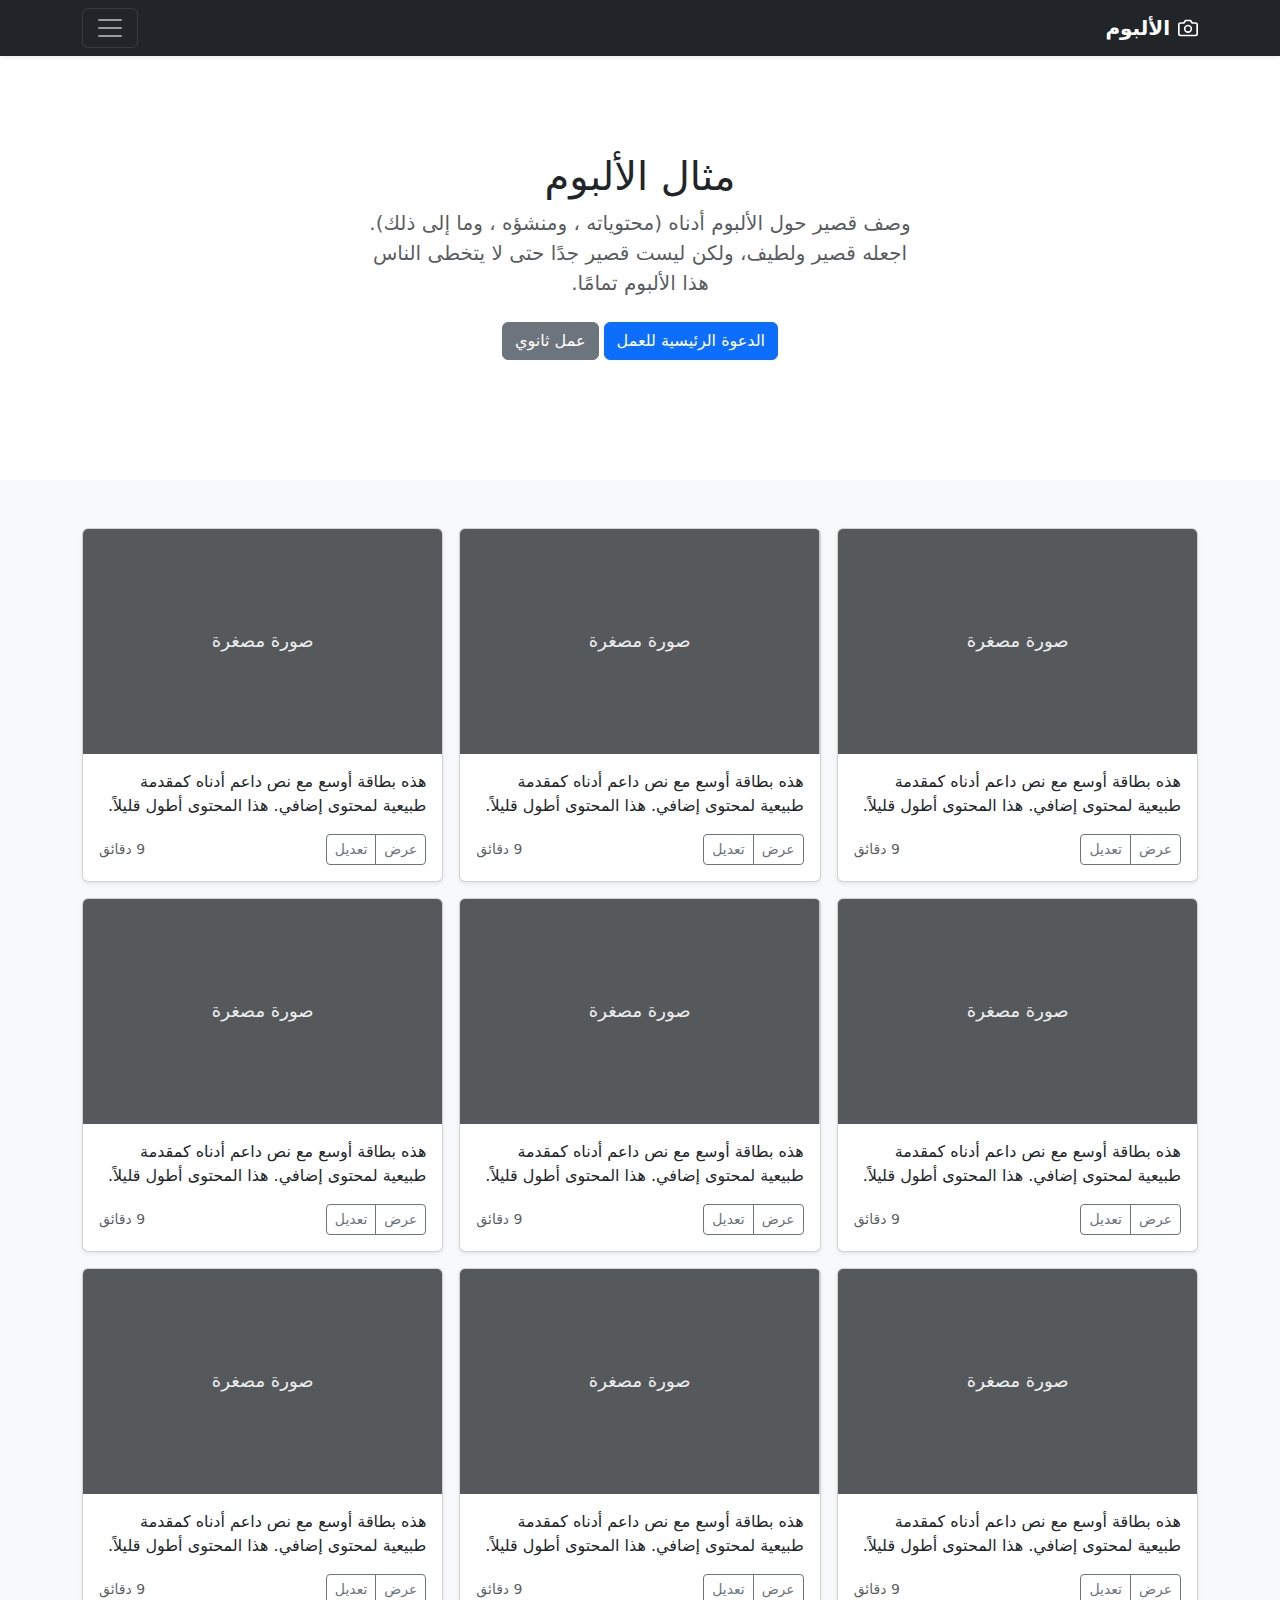
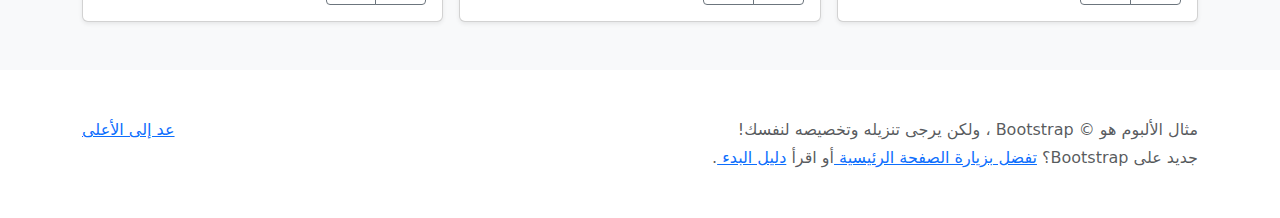
<file: Bootstrap Files/bootstrap-5.2.0-beta1-examples/bootstrap-5.2.0-beta1-examples/album-rtl/index.html>
<!doctype html>
<html lang="ar" dir="rtl">
  <head>
    <meta charset="utf-8">
    <meta name="viewport" content="width=device-width, initial-scale=1">
    <meta name="description" content="">
    <meta name="author" content="Mark Otto, Jacob Thornton, and Bootstrap contributors">
    <meta name="generator" content="Hugo 0.98.0">
    <title>مثال الألبوم · Bootstrap v5.2</title>

    <link rel="canonical" href="https://getbootstrap.com/docs/5.2/examples/album-rtl/">

    

    

<link href="../assets/dist/css/bootstrap.rtl.min.css" rel="stylesheet">

    <style>
      .bd-placeholder-img {
        font-size: 1.125rem;
        text-anchor: middle;
        -webkit-user-select: none;
        -moz-user-select: none;
        user-select: none;
      }

      @media (min-width: 768px) {
        .bd-placeholder-img-lg {
          font-size: 3.5rem;
        }
      }

      .b-example-divider {
        height: 3rem;
        background-color: rgba(0, 0, 0, .1);
        border: solid rgba(0, 0, 0, .15);
        border-width: 1px 0;
        box-shadow: inset 0 .5em 1.5em rgba(0, 0, 0, .1), inset 0 .125em .5em rgba(0, 0, 0, .15);
      }

      .b-example-vr {
        flex-shrink: 0;
        width: 1.5rem;
        height: 100vh;
      }

      .bi {
        vertical-align: -.125em;
        fill: currentColor;
      }

      .nav-scroller {
        position: relative;
        z-index: 2;
        height: 2.75rem;
        overflow-y: hidden;
      }

      .nav-scroller .nav {
        display: flex;
        flex-wrap: nowrap;
        padding-bottom: 1rem;
        margin-top: -1px;
        overflow-x: auto;
        text-align: center;
        white-space: nowrap;
        -webkit-overflow-scrolling: touch;
      }
    </style>

    
  </head>
  <body>
    
<header>
  <div class="collapse bg-dark" id="navbarHeader">
    <div class="container">
      <div class="row">
        <div class="col-sm-8 col-md-7 py-4">
          <h4 class="text-white">حول</h4>
          <p class="text-muted">أضف بعض المعلومات حول الألبوم، المؤلف، أو أي سياق خلفية آخر. اجعلها بضع جمل حتى يتمكن الزوار من التقاط بعض التلميحات المفيدة. ثم اربطها ببعض مواقع التواصل الاجتماعي أو معلومات الاتصال.</p>
        </div>
        <div class="col-sm-4 offset-md-1 py-4">
          <h4 class="text-white">تواصل معي</h4>
          <ul class="list-unstyled">
            <li><a href="#" class="text-white">تابعني على تويتر</a></li>
            <li><a href="#" class="text-white">شاركني الإعجاب في فيسبوك</a></li>
            <li><a href="#" class="text-white">راسلني على البريد الإلكتروني</a></li>
          </ul>
        </div>
      </div>
    </div>
  </div>
  <div class="navbar navbar-dark bg-dark shadow-sm">
    <div class="container">
      <a href="#" class="navbar-brand d-flex align-items-center">
        <svg xmlns="http://www.w3.org/2000/svg" width="20" height="20" fill="none" stroke="currentColor" stroke-linecap="round" stroke-linejoin="round" stroke-width="2" aria-hidden="true" class="me-2" viewBox="0 0 24 24"><path d="M23 19a2 2 0 0 1-2 2H3a2 2 0 0 1-2-2V8a2 2 0 0 1 2-2h4l2-3h6l2 3h4a2 2 0 0 1 2 2z"/><circle cx="12" cy="13" r="4"/></svg>
        <strong>الألبوم</strong>
      </a>
      <button class="navbar-toggler" type="button" data-bs-toggle="collapse" data-bs-target="#navbarHeader" aria-controls="navbarHeader" aria-expanded="false" aria-label="تبديل التنقل">
        <span class="navbar-toggler-icon"></span>
      </button>
    </div>
  </div>
</header>

<main>

  <section class="py-5 text-center container">
    <div class="row py-lg-5">
      <div class="col-lg-6 col-md-8 mx-auto">
        <h1 class="fw-light">مثال الألبوم</h1>
        <p class="lead text-muted">وصف قصير حول الألبوم أدناه (محتوياته ، ومنشؤه ، وما إلى ذلك). اجعله قصير ولطيف، ولكن ليست قصير جدًا حتى لا يتخطى الناس هذا الألبوم تمامًا.</p>
        <p>
          <a href="#" class="btn btn-primary my-2">الدعوة الرئيسية للعمل</a>
          <a href="#" class="btn btn-secondary my-2">عمل ثانوي</a>
        </p>
      </div>
    </div>
  </section>

  <div class="album py-5 bg-light">
    <div class="container">

      <div class="row row-cols-1 row-cols-sm-2 row-cols-md-3 g-3">
        <div class="col">
          <div class="card shadow-sm">
            <svg class="bd-placeholder-img card-img-top" width="100%" height="225" xmlns="http://www.w3.org/2000/svg" role="img" aria-label="Placeholder: صورة مصغرة" preserveAspectRatio="xMidYMid slice" focusable="false"><title>Placeholder</title><rect width="100%" height="100%" fill="#55595c"/><text x="50%" y="50%" fill="#eceeef" dy=".3em">صورة مصغرة</text></svg>

            <div class="card-body">
              <p class="card-text">هذه بطاقة أوسع مع نص داعم أدناه كمقدمة طبيعية لمحتوى إضافي. هذا المحتوى أطول قليلاً.</p>
              <div class="d-flex justify-content-between align-items-center">
                <div class="btn-group">
                  <button type="button" class="btn btn-sm btn-outline-secondary">عرض</button>
                  <button type="button" class="btn btn-sm btn-outline-secondary">تعديل</button>
                </div>
                <small class="text-muted">9 دقائق</small>
              </div>
            </div>
          </div>
        </div>
        <div class="col">
          <div class="card shadow-sm">
            <svg class="bd-placeholder-img card-img-top" width="100%" height="225" xmlns="http://www.w3.org/2000/svg" role="img" aria-label="Placeholder: صورة مصغرة" preserveAspectRatio="xMidYMid slice" focusable="false"><title>Placeholder</title><rect width="100%" height="100%" fill="#55595c"/><text x="50%" y="50%" fill="#eceeef" dy=".3em">صورة مصغرة</text></svg>

            <div class="card-body">
              <p class="card-text">هذه بطاقة أوسع مع نص داعم أدناه كمقدمة طبيعية لمحتوى إضافي. هذا المحتوى أطول قليلاً.</p>
              <div class="d-flex justify-content-between align-items-center">
                <div class="btn-group">
                  <button type="button" class="btn btn-sm btn-outline-secondary">عرض</button>
                  <button type="button" class="btn btn-sm btn-outline-secondary">تعديل</button>
                </div>
                <small class="text-muted">9 دقائق</small>
              </div>
            </div>
          </div>
        </div>
        <div class="col">
          <div class="card shadow-sm">
            <svg class="bd-placeholder-img card-img-top" width="100%" height="225" xmlns="http://www.w3.org/2000/svg" role="img" aria-label="Placeholder: صورة مصغرة" preserveAspectRatio="xMidYMid slice" focusable="false"><title>Placeholder</title><rect width="100%" height="100%" fill="#55595c"/><text x="50%" y="50%" fill="#eceeef" dy=".3em">صورة مصغرة</text></svg>

            <div class="card-body">
              <p class="card-text">هذه بطاقة أوسع مع نص داعم أدناه كمقدمة طبيعية لمحتوى إضافي. هذا المحتوى أطول قليلاً.</p>
              <div class="d-flex justify-content-between align-items-center">
                <div class="btn-group">
                  <button type="button" class="btn btn-sm btn-outline-secondary">عرض</button>
                  <button type="button" class="btn btn-sm btn-outline-secondary">تعديل</button>
                </div>
                <small class="text-muted">9 دقائق</small>
              </div>
            </div>
          </div>
        </div>

        <div class="col">
          <div class="card shadow-sm">
            <svg class="bd-placeholder-img card-img-top" width="100%" height="225" xmlns="http://www.w3.org/2000/svg" role="img" aria-label="Placeholder: صورة مصغرة" preserveAspectRatio="xMidYMid slice" focusable="false"><title>Placeholder</title><rect width="100%" height="100%" fill="#55595c"/><text x="50%" y="50%" fill="#eceeef" dy=".3em">صورة مصغرة</text></svg>

            <div class="card-body">
              <p class="card-text">هذه بطاقة أوسع مع نص داعم أدناه كمقدمة طبيعية لمحتوى إضافي. هذا المحتوى أطول قليلاً.</p>
              <div class="d-flex justify-content-between align-items-center">
                <div class="btn-group">
                  <button type="button" class="btn btn-sm btn-outline-secondary">عرض</button>
                  <button type="button" class="btn btn-sm btn-outline-secondary">تعديل</button>
                </div>
                <small class="text-muted">9 دقائق</small>
              </div>
            </div>
          </div>
        </div>
        <div class="col">
          <div class="card shadow-sm">
            <svg class="bd-placeholder-img card-img-top" width="100%" height="225" xmlns="http://www.w3.org/2000/svg" role="img" aria-label="Placeholder: صورة مصغرة" preserveAspectRatio="xMidYMid slice" focusable="false"><title>Placeholder</title><rect width="100%" height="100%" fill="#55595c"/><text x="50%" y="50%" fill="#eceeef" dy=".3em">صورة مصغرة</text></svg>

            <div class="card-body">
              <p class="card-text">هذه بطاقة أوسع مع نص داعم أدناه كمقدمة طبيعية لمحتوى إضافي. هذا المحتوى أطول قليلاً.</p>
              <div class="d-flex justify-content-between align-items-center">
                <div class="btn-group">
                  <button type="button" class="btn btn-sm btn-outline-secondary">عرض</button>
                  <button type="button" class="btn btn-sm btn-outline-secondary">تعديل</button>
                </div>
                <small class="text-muted">9 دقائق</small>
              </div>
            </div>
          </div>
        </div>
        <div class="col">
          <div class="card shadow-sm">
            <svg class="bd-placeholder-img card-img-top" width="100%" height="225" xmlns="http://www.w3.org/2000/svg" role="img" aria-label="Placeholder: صورة مصغرة" preserveAspectRatio="xMidYMid slice" focusable="false"><title>Placeholder</title><rect width="100%" height="100%" fill="#55595c"/><text x="50%" y="50%" fill="#eceeef" dy=".3em">صورة مصغرة</text></svg>

            <div class="card-body">
              <p class="card-text">هذه بطاقة أوسع مع نص داعم أدناه كمقدمة طبيعية لمحتوى إضافي. هذا المحتوى أطول قليلاً.</p>
              <div class="d-flex justify-content-between align-items-center">
                <div class="btn-group">
                  <button type="button" class="btn btn-sm btn-outline-secondary">عرض</button>
                  <button type="button" class="btn btn-sm btn-outline-secondary">تعديل</button>
                </div>
                <small class="text-muted">9 دقائق</small>
              </div>
            </div>
          </div>
        </div>

        <div class="col">
          <div class="card shadow-sm">
            <svg class="bd-placeholder-img card-img-top" width="100%" height="225" xmlns="http://www.w3.org/2000/svg" role="img" aria-label="Placeholder: صورة مصغرة" preserveAspectRatio="xMidYMid slice" focusable="false"><title>Placeholder</title><rect width="100%" height="100%" fill="#55595c"/><text x="50%" y="50%" fill="#eceeef" dy=".3em">صورة مصغرة</text></svg>

            <div class="card-body">
              <p class="card-text">هذه بطاقة أوسع مع نص داعم أدناه كمقدمة طبيعية لمحتوى إضافي. هذا المحتوى أطول قليلاً.</p>
              <div class="d-flex justify-content-between align-items-center">
                <div class="btn-group">
                  <button type="button" class="btn btn-sm btn-outline-secondary">عرض</button>
                  <button type="button" class="btn btn-sm btn-outline-secondary">تعديل</button>
                </div>
                <small class="text-muted">9 دقائق</small>
              </div>
            </div>
          </div>
        </div>
        <div class="col">
          <div class="card shadow-sm">
            <svg class="bd-placeholder-img card-img-top" width="100%" height="225" xmlns="http://www.w3.org/2000/svg" role="img" aria-label="Placeholder: صورة مصغرة" preserveAspectRatio="xMidYMid slice" focusable="false"><title>Placeholder</title><rect width="100%" height="100%" fill="#55595c"/><text x="50%" y="50%" fill="#eceeef" dy=".3em">صورة مصغرة</text></svg>

            <div class="card-body">
              <p class="card-text">هذه بطاقة أوسع مع نص داعم أدناه كمقدمة طبيعية لمحتوى إضافي. هذا المحتوى أطول قليلاً.</p>
              <div class="d-flex justify-content-between align-items-center">
                <div class="btn-group">
                  <button type="button" class="btn btn-sm btn-outline-secondary">عرض</button>
                  <button type="button" class="btn btn-sm btn-outline-secondary">تعديل</button>
                </div>
                <small class="text-muted">9 دقائق</small>
              </div>
            </div>
          </div>
        </div>
        <div class="col">
          <div class="card shadow-sm">
            <svg class="bd-placeholder-img card-img-top" width="100%" height="225" xmlns="http://www.w3.org/2000/svg" role="img" aria-label="Placeholder: صورة مصغرة" preserveAspectRatio="xMidYMid slice" focusable="false"><title>Placeholder</title><rect width="100%" height="100%" fill="#55595c"/><text x="50%" y="50%" fill="#eceeef" dy=".3em">صورة مصغرة</text></svg>

            <div class="card-body">
              <p class="card-text">هذه بطاقة أوسع مع نص داعم أدناه كمقدمة طبيعية لمحتوى إضافي. هذا المحتوى أطول قليلاً.</p>
              <div class="d-flex justify-content-between align-items-center">
                <div class="btn-group">
                  <button type="button" class="btn btn-sm btn-outline-secondary">عرض</button>
                  <button type="button" class="btn btn-sm btn-outline-secondary">تعديل</button>
                </div>
                <small class="text-muted">9 دقائق</small>
              </div>
            </div>
          </div>
        </div>
      </div>
    </div>
  </div>

</main>

<footer class="text-muted py-5">
  <div class="container">
    <p class="float-end mb-1">
      <a href="#">عد إلى الأعلى</a>
    </p>
    <p class="mb-1">مثال الألبوم هو © Bootstrap ، ولكن يرجى تنزيله وتخصيصه لنفسك!</p>
    <p class="mb-0">جديد على Bootstrap؟ <a href="/"> تفضل بزيارة الصفحة الرئيسية </a> أو اقرأ <a href="../getting-started/introduction/ "> دليل البدء </a>.</p>
  </div>
</footer>


    <script src="../assets/dist/js/bootstrap.bundle.min.js"></script>

      
  </body>
</html>
</file>
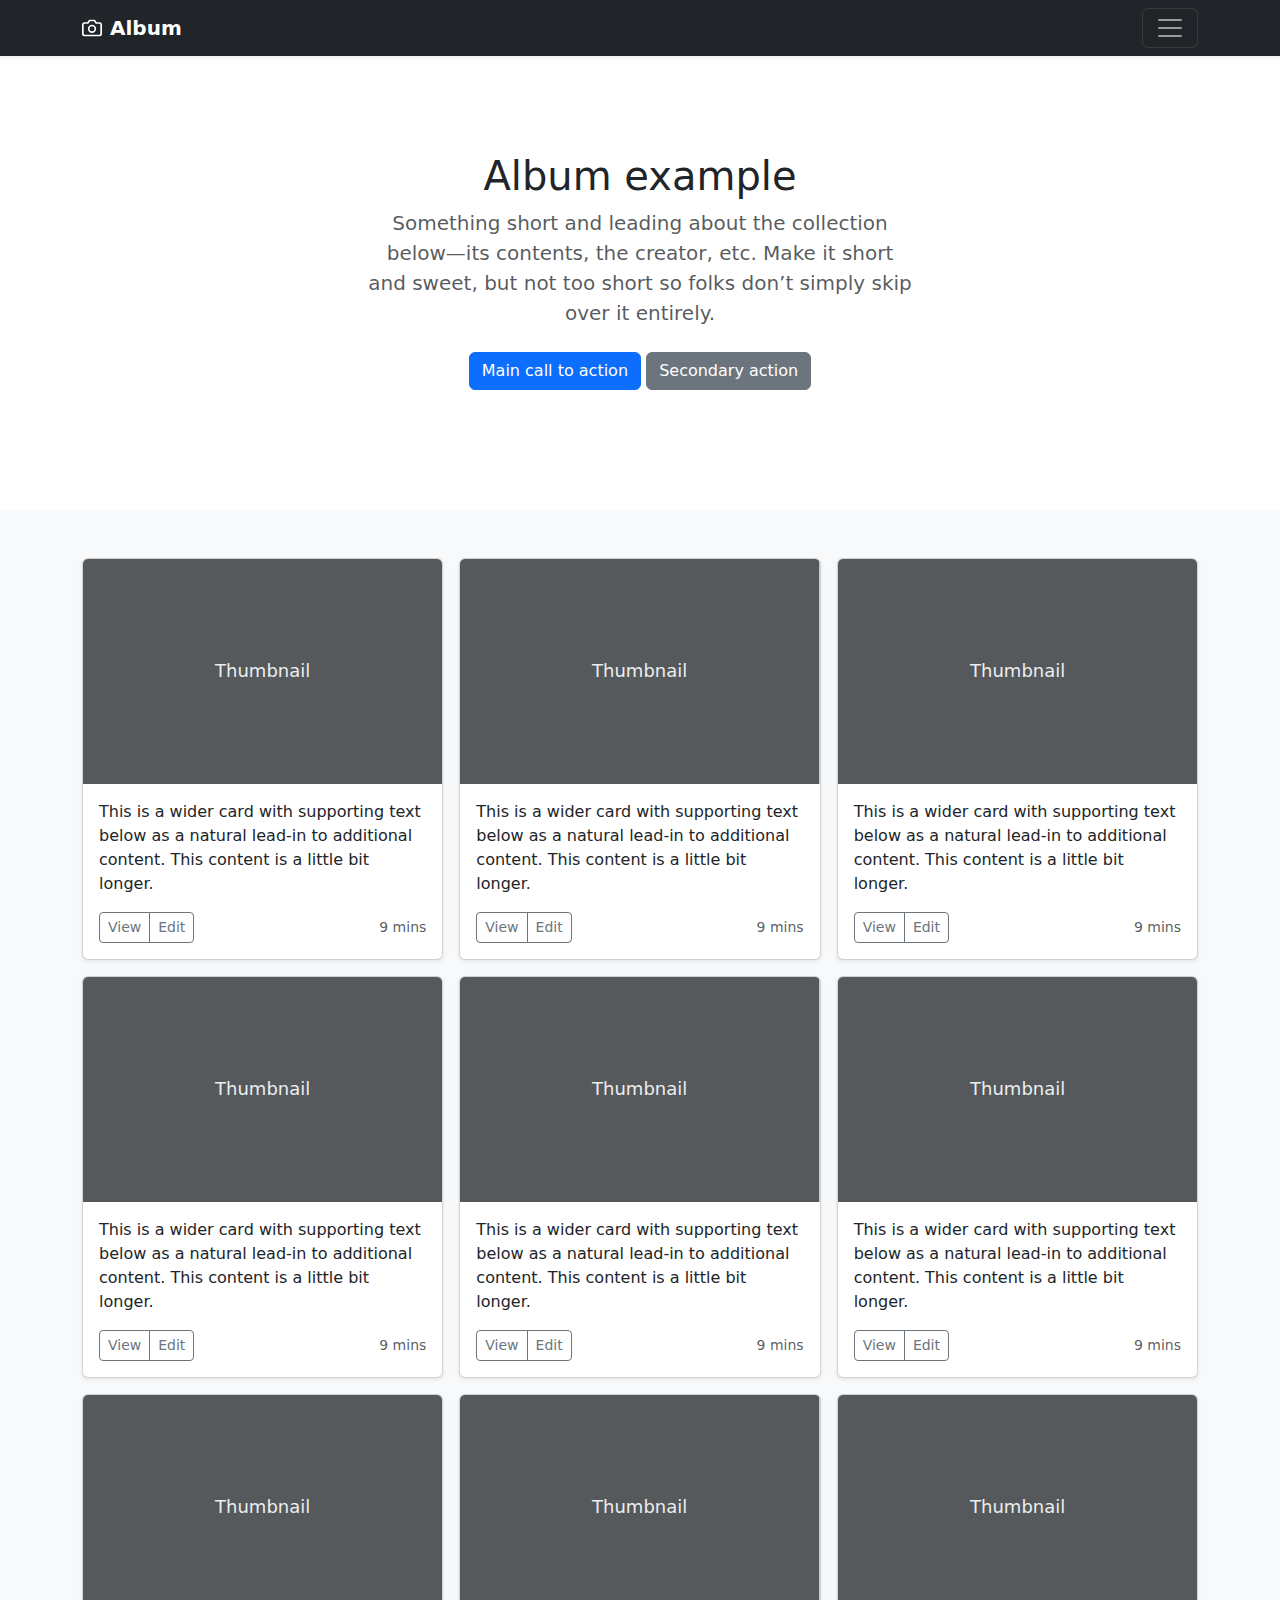
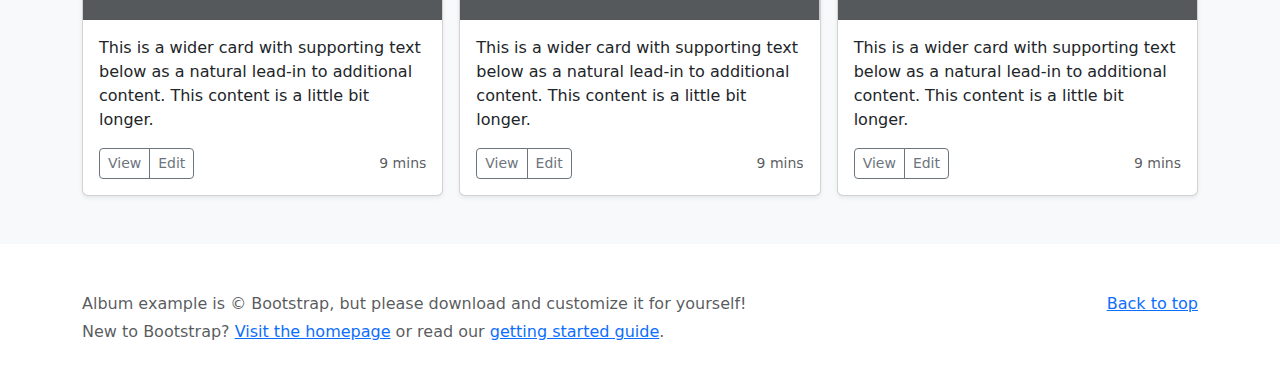
<file: Bootstrap Files/bootstrap-5.2.0-beta1-examples/bootstrap-5.2.0-beta1-examples/album/index.html>
<!doctype html>
<html lang="en">
  <head>
    <meta charset="utf-8">
    <meta name="viewport" content="width=device-width, initial-scale=1">
    <meta name="description" content="">
    <meta name="author" content="Mark Otto, Jacob Thornton, and Bootstrap contributors">
    <meta name="generator" content="Hugo 0.98.0">
    <title>Album example · Bootstrap v5.2</title>

    <link rel="canonical" href="https://getbootstrap.com/docs/5.2/examples/album/">

    

    

<link href="../assets/dist/css/bootstrap.min.css" rel="stylesheet">

    <style>
      .bd-placeholder-img {
        font-size: 1.125rem;
        text-anchor: middle;
        -webkit-user-select: none;
        -moz-user-select: none;
        user-select: none;
      }

      @media (min-width: 768px) {
        .bd-placeholder-img-lg {
          font-size: 3.5rem;
        }
      }

      .b-example-divider {
        height: 3rem;
        background-color: rgba(0, 0, 0, .1);
        border: solid rgba(0, 0, 0, .15);
        border-width: 1px 0;
        box-shadow: inset 0 .5em 1.5em rgba(0, 0, 0, .1), inset 0 .125em .5em rgba(0, 0, 0, .15);
      }

      .b-example-vr {
        flex-shrink: 0;
        width: 1.5rem;
        height: 100vh;
      }

      .bi {
        vertical-align: -.125em;
        fill: currentColor;
      }

      .nav-scroller {
        position: relative;
        z-index: 2;
        height: 2.75rem;
        overflow-y: hidden;
      }

      .nav-scroller .nav {
        display: flex;
        flex-wrap: nowrap;
        padding-bottom: 1rem;
        margin-top: -1px;
        overflow-x: auto;
        text-align: center;
        white-space: nowrap;
        -webkit-overflow-scrolling: touch;
      }
    </style>

    
  </head>
  <body>
    
<header>
  <div class="collapse bg-dark" id="navbarHeader">
    <div class="container">
      <div class="row">
        <div class="col-sm-8 col-md-7 py-4">
          <h4 class="text-white">About</h4>
          <p class="text-muted">Add some information about the album below, the author, or any other background context. Make it a few sentences long so folks can pick up some informative tidbits. Then, link them off to some social networking sites or contact information.</p>
        </div>
        <div class="col-sm-4 offset-md-1 py-4">
          <h4 class="text-white">Contact</h4>
          <ul class="list-unstyled">
            <li><a href="#" class="text-white">Follow on Twitter</a></li>
            <li><a href="#" class="text-white">Like on Facebook</a></li>
            <li><a href="#" class="text-white">Email me</a></li>
          </ul>
        </div>
      </div>
    </div>
  </div>
  <div class="navbar navbar-dark bg-dark shadow-sm">
    <div class="container">
      <a href="#" class="navbar-brand d-flex align-items-center">
        <svg xmlns="http://www.w3.org/2000/svg" width="20" height="20" fill="none" stroke="currentColor" stroke-linecap="round" stroke-linejoin="round" stroke-width="2" aria-hidden="true" class="me-2" viewBox="0 0 24 24"><path d="M23 19a2 2 0 0 1-2 2H3a2 2 0 0 1-2-2V8a2 2 0 0 1 2-2h4l2-3h6l2 3h4a2 2 0 0 1 2 2z"/><circle cx="12" cy="13" r="4"/></svg>
        <strong>Album</strong>
      </a>
      <button class="navbar-toggler" type="button" data-bs-toggle="collapse" data-bs-target="#navbarHeader" aria-controls="navbarHeader" aria-expanded="false" aria-label="Toggle navigation">
        <span class="navbar-toggler-icon"></span>
      </button>
    </div>
  </div>
</header>

<main>

  <section class="py-5 text-center container">
    <div class="row py-lg-5">
      <div class="col-lg-6 col-md-8 mx-auto">
        <h1 class="fw-light">Album example</h1>
        <p class="lead text-muted">Something short and leading about the collection below—its contents, the creator, etc. Make it short and sweet, but not too short so folks don’t simply skip over it entirely.</p>
        <p>
          <a href="#" class="btn btn-primary my-2">Main call to action</a>
          <a href="#" class="btn btn-secondary my-2">Secondary action</a>
        </p>
      </div>
    </div>
  </section>

  <div class="album py-5 bg-light">
    <div class="container">

      <div class="row row-cols-1 row-cols-sm-2 row-cols-md-3 g-3">
        <div class="col">
          <div class="card shadow-sm">
            <svg class="bd-placeholder-img card-img-top" width="100%" height="225" xmlns="http://www.w3.org/2000/svg" role="img" aria-label="Placeholder: Thumbnail" preserveAspectRatio="xMidYMid slice" focusable="false"><title>Placeholder</title><rect width="100%" height="100%" fill="#55595c"/><text x="50%" y="50%" fill="#eceeef" dy=".3em">Thumbnail</text></svg>

            <div class="card-body">
              <p class="card-text">This is a wider card with supporting text below as a natural lead-in to additional content. This content is a little bit longer.</p>
              <div class="d-flex justify-content-between align-items-center">
                <div class="btn-group">
                  <button type="button" class="btn btn-sm btn-outline-secondary">View</button>
                  <button type="button" class="btn btn-sm btn-outline-secondary">Edit</button>
                </div>
                <small class="text-muted">9 mins</small>
              </div>
            </div>
          </div>
        </div>
        <div class="col">
          <div class="card shadow-sm">
            <svg class="bd-placeholder-img card-img-top" width="100%" height="225" xmlns="http://www.w3.org/2000/svg" role="img" aria-label="Placeholder: Thumbnail" preserveAspectRatio="xMidYMid slice" focusable="false"><title>Placeholder</title><rect width="100%" height="100%" fill="#55595c"/><text x="50%" y="50%" fill="#eceeef" dy=".3em">Thumbnail</text></svg>

            <div class="card-body">
              <p class="card-text">This is a wider card with supporting text below as a natural lead-in to additional content. This content is a little bit longer.</p>
              <div class="d-flex justify-content-between align-items-center">
                <div class="btn-group">
                  <button type="button" class="btn btn-sm btn-outline-secondary">View</button>
                  <button type="button" class="btn btn-sm btn-outline-secondary">Edit</button>
                </div>
                <small class="text-muted">9 mins</small>
              </div>
            </div>
          </div>
        </div>
        <div class="col">
          <div class="card shadow-sm">
            <svg class="bd-placeholder-img card-img-top" width="100%" height="225" xmlns="http://www.w3.org/2000/svg" role="img" aria-label="Placeholder: Thumbnail" preserveAspectRatio="xMidYMid slice" focusable="false"><title>Placeholder</title><rect width="100%" height="100%" fill="#55595c"/><text x="50%" y="50%" fill="#eceeef" dy=".3em">Thumbnail</text></svg>

            <div class="card-body">
              <p class="card-text">This is a wider card with supporting text below as a natural lead-in to additional content. This content is a little bit longer.</p>
              <div class="d-flex justify-content-between align-items-center">
                <div class="btn-group">
                  <button type="button" class="btn btn-sm btn-outline-secondary">View</button>
                  <button type="button" class="btn btn-sm btn-outline-secondary">Edit</button>
                </div>
                <small class="text-muted">9 mins</small>
              </div>
            </div>
          </div>
        </div>

        <div class="col">
          <div class="card shadow-sm">
            <svg class="bd-placeholder-img card-img-top" width="100%" height="225" xmlns="http://www.w3.org/2000/svg" role="img" aria-label="Placeholder: Thumbnail" preserveAspectRatio="xMidYMid slice" focusable="false"><title>Placeholder</title><rect width="100%" height="100%" fill="#55595c"/><text x="50%" y="50%" fill="#eceeef" dy=".3em">Thumbnail</text></svg>

            <div class="card-body">
              <p class="card-text">This is a wider card with supporting text below as a natural lead-in to additional content. This content is a little bit longer.</p>
              <div class="d-flex justify-content-between align-items-center">
                <div class="btn-group">
                  <button type="button" class="btn btn-sm btn-outline-secondary">View</button>
                  <button type="button" class="btn btn-sm btn-outline-secondary">Edit</button>
                </div>
                <small class="text-muted">9 mins</small>
              </div>
            </div>
          </div>
        </div>
        <div class="col">
          <div class="card shadow-sm">
            <svg class="bd-placeholder-img card-img-top" width="100%" height="225" xmlns="http://www.w3.org/2000/svg" role="img" aria-label="Placeholder: Thumbnail" preserveAspectRatio="xMidYMid slice" focusable="false"><title>Placeholder</title><rect width="100%" height="100%" fill="#55595c"/><text x="50%" y="50%" fill="#eceeef" dy=".3em">Thumbnail</text></svg>

            <div class="card-body">
              <p class="card-text">This is a wider card with supporting text below as a natural lead-in to additional content. This content is a little bit longer.</p>
              <div class="d-flex justify-content-between align-items-center">
                <div class="btn-group">
                  <button type="button" class="btn btn-sm btn-outline-secondary">View</button>
                  <button type="button" class="btn btn-sm btn-outline-secondary">Edit</button>
                </div>
                <small class="text-muted">9 mins</small>
              </div>
            </div>
          </div>
        </div>
        <div class="col">
          <div class="card shadow-sm">
            <svg class="bd-placeholder-img card-img-top" width="100%" height="225" xmlns="http://www.w3.org/2000/svg" role="img" aria-label="Placeholder: Thumbnail" preserveAspectRatio="xMidYMid slice" focusable="false"><title>Placeholder</title><rect width="100%" height="100%" fill="#55595c"/><text x="50%" y="50%" fill="#eceeef" dy=".3em">Thumbnail</text></svg>

            <div class="card-body">
              <p class="card-text">This is a wider card with supporting text below as a natural lead-in to additional content. This content is a little bit longer.</p>
              <div class="d-flex justify-content-between align-items-center">
                <div class="btn-group">
                  <button type="button" class="btn btn-sm btn-outline-secondary">View</button>
                  <button type="button" class="btn btn-sm btn-outline-secondary">Edit</button>
                </div>
                <small class="text-muted">9 mins</small>
              </div>
            </div>
          </div>
        </div>

        <div class="col">
          <div class="card shadow-sm">
            <svg class="bd-placeholder-img card-img-top" width="100%" height="225" xmlns="http://www.w3.org/2000/svg" role="img" aria-label="Placeholder: Thumbnail" preserveAspectRatio="xMidYMid slice" focusable="false"><title>Placeholder</title><rect width="100%" height="100%" fill="#55595c"/><text x="50%" y="50%" fill="#eceeef" dy=".3em">Thumbnail</text></svg>

            <div class="card-body">
              <p class="card-text">This is a wider card with supporting text below as a natural lead-in to additional content. This content is a little bit longer.</p>
              <div class="d-flex justify-content-between align-items-center">
                <div class="btn-group">
                  <button type="button" class="btn btn-sm btn-outline-secondary">View</button>
                  <button type="button" class="btn btn-sm btn-outline-secondary">Edit</button>
                </div>
                <small class="text-muted">9 mins</small>
              </div>
            </div>
          </div>
        </div>
        <div class="col">
          <div class="card shadow-sm">
            <svg class="bd-placeholder-img card-img-top" width="100%" height="225" xmlns="http://www.w3.org/2000/svg" role="img" aria-label="Placeholder: Thumbnail" preserveAspectRatio="xMidYMid slice" focusable="false"><title>Placeholder</title><rect width="100%" height="100%" fill="#55595c"/><text x="50%" y="50%" fill="#eceeef" dy=".3em">Thumbnail</text></svg>

            <div class="card-body">
              <p class="card-text">This is a wider card with supporting text below as a natural lead-in to additional content. This content is a little bit longer.</p>
              <div class="d-flex justify-content-between align-items-center">
                <div class="btn-group">
                  <button type="button" class="btn btn-sm btn-outline-secondary">View</button>
                  <button type="button" class="btn btn-sm btn-outline-secondary">Edit</button>
                </div>
                <small class="text-muted">9 mins</small>
              </div>
            </div>
          </div>
        </div>
        <div class="col">
          <div class="card shadow-sm">
            <svg class="bd-placeholder-img card-img-top" width="100%" height="225" xmlns="http://www.w3.org/2000/svg" role="img" aria-label="Placeholder: Thumbnail" preserveAspectRatio="xMidYMid slice" focusable="false"><title>Placeholder</title><rect width="100%" height="100%" fill="#55595c"/><text x="50%" y="50%" fill="#eceeef" dy=".3em">Thumbnail</text></svg>

            <div class="card-body">
              <p class="card-text">This is a wider card with supporting text below as a natural lead-in to additional content. This content is a little bit longer.</p>
              <div class="d-flex justify-content-between align-items-center">
                <div class="btn-group">
                  <button type="button" class="btn btn-sm btn-outline-secondary">View</button>
                  <button type="button" class="btn btn-sm btn-outline-secondary">Edit</button>
                </div>
                <small class="text-muted">9 mins</small>
              </div>
            </div>
          </div>
        </div>
      </div>
    </div>
  </div>

</main>

<footer class="text-muted py-5">
  <div class="container">
    <p class="float-end mb-1">
      <a href="#">Back to top</a>
    </p>
    <p class="mb-1">Album example is &copy; Bootstrap, but please download and customize it for yourself!</p>
    <p class="mb-0">New to Bootstrap? <a href="/">Visit the homepage</a> or read our <a href="../getting-started/introduction/">getting started guide</a>.</p>
  </div>
</footer>


    <script src="../assets/dist/js/bootstrap.bundle.min.js"></script>

      
  </body>
</html>
</file>
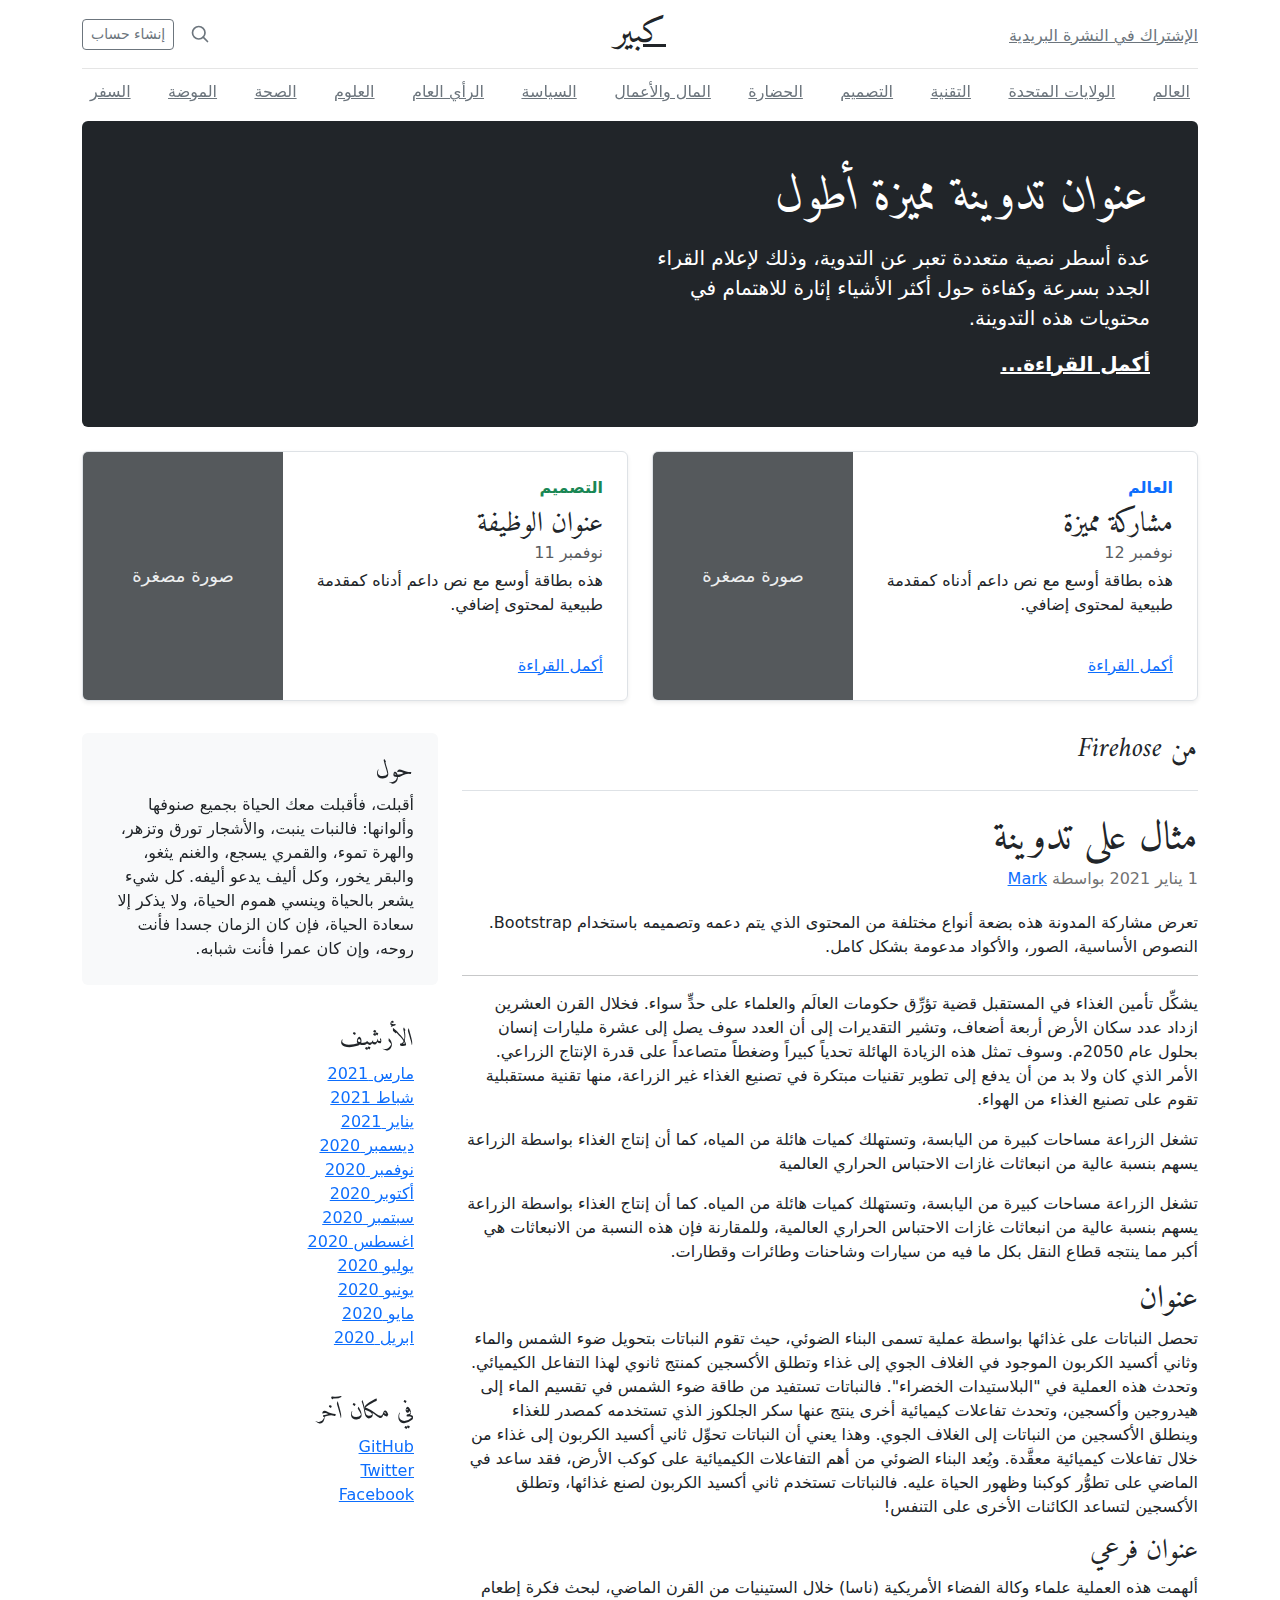
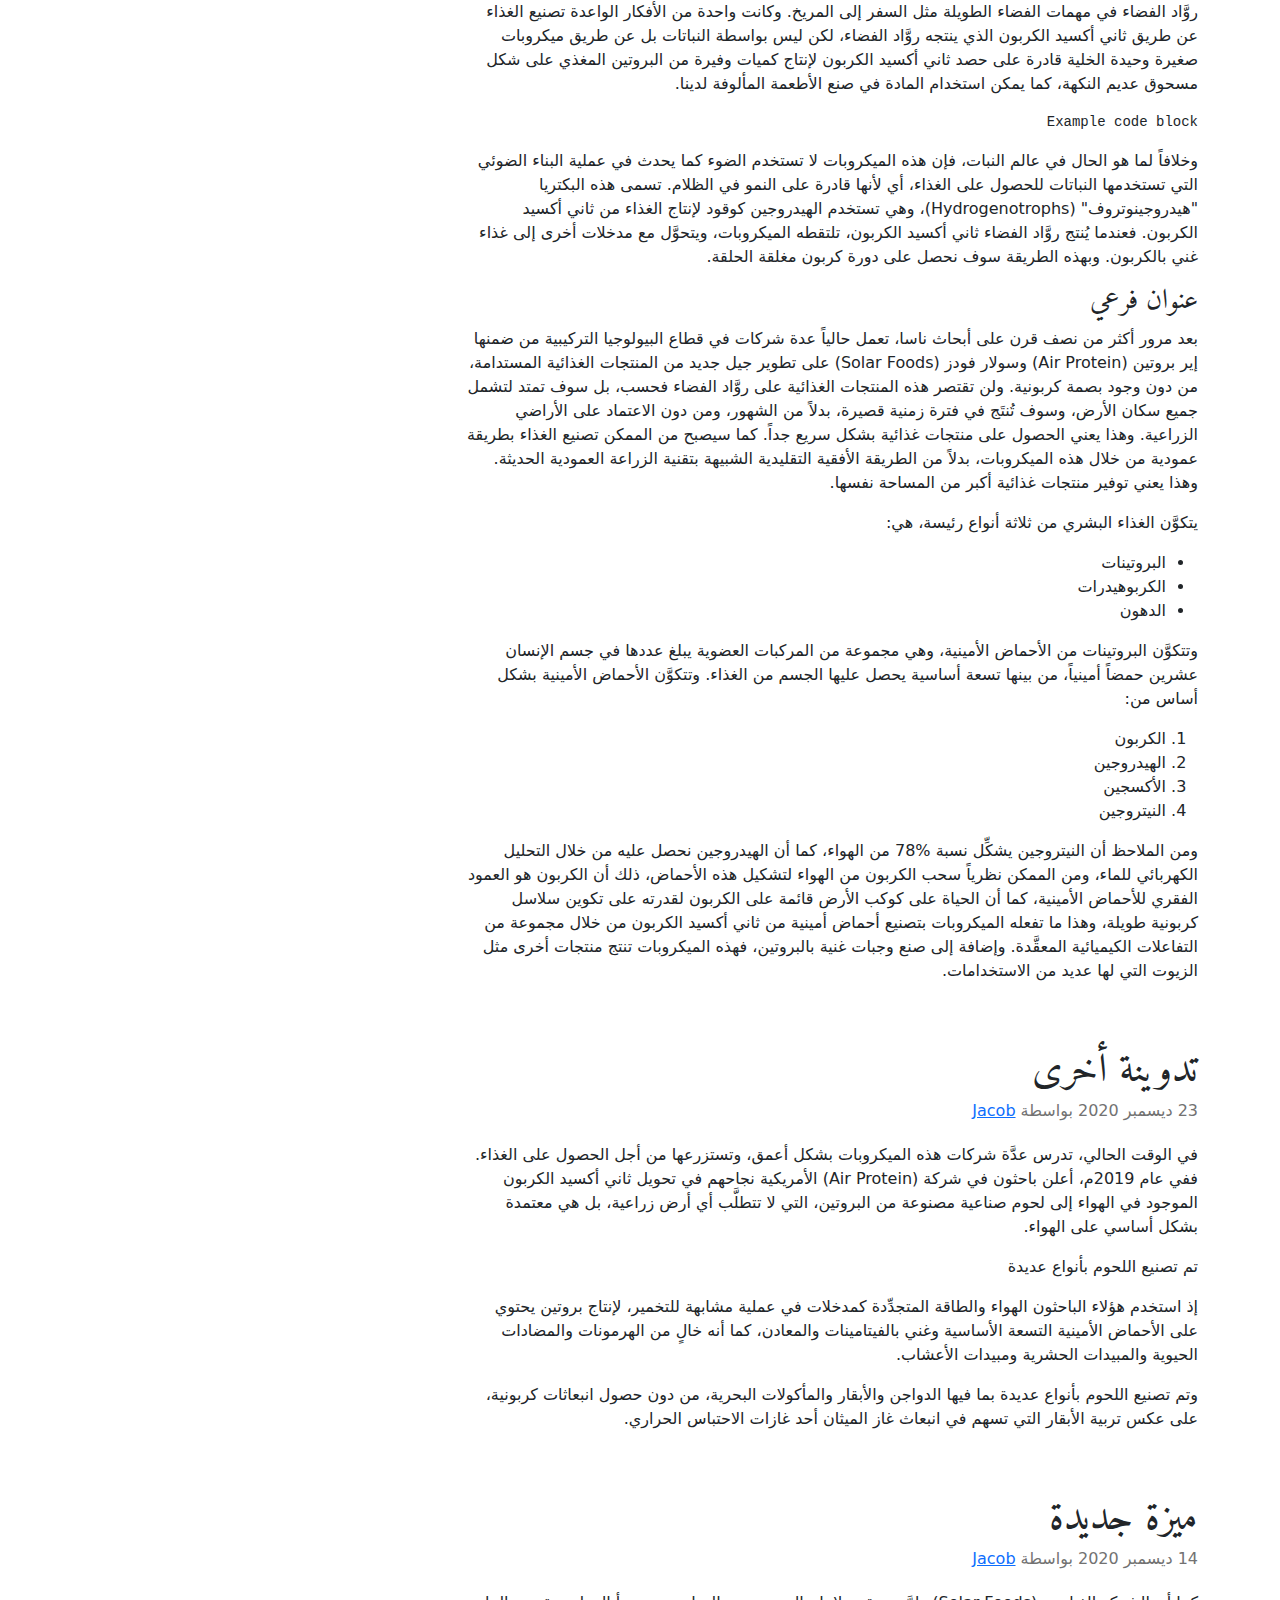
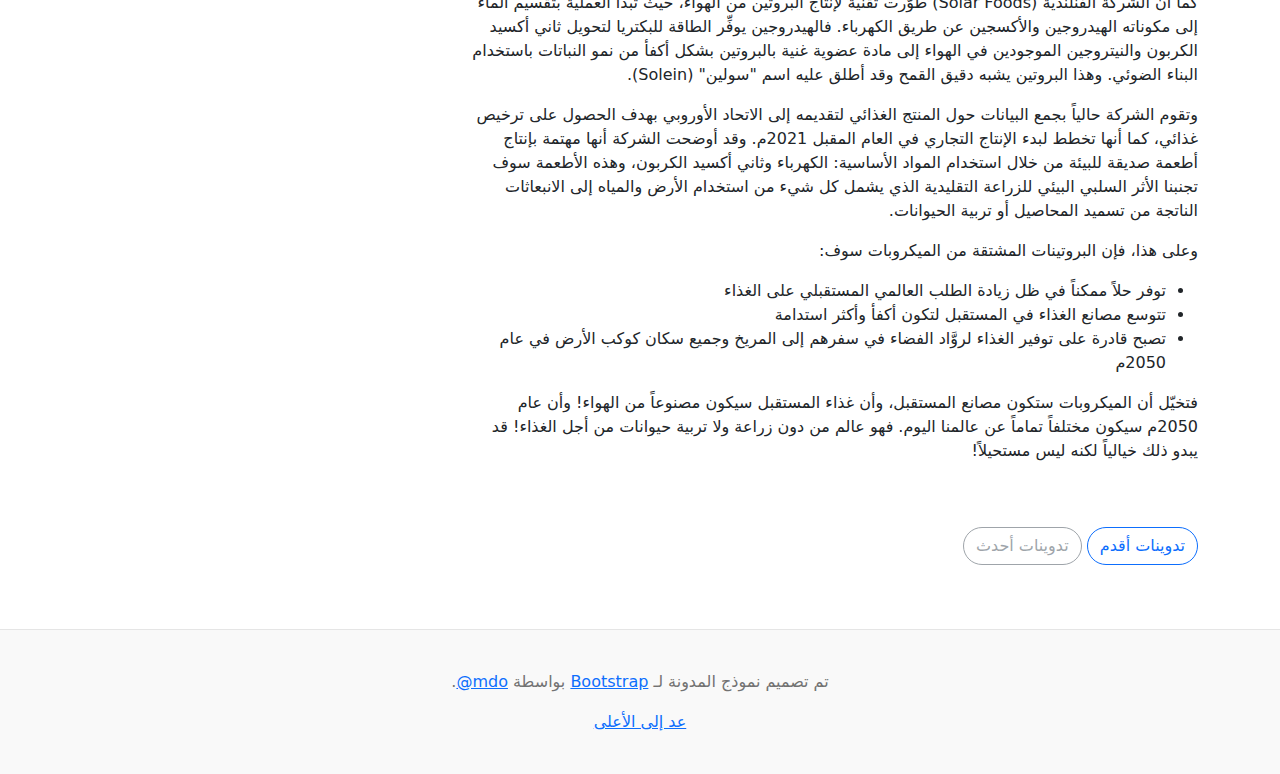
<file: Bootstrap Files/bootstrap-5.2.0-beta1-examples/bootstrap-5.2.0-beta1-examples/blog-rtl/index.html>
<!doctype html>
<html lang="ar" dir="rtl">
  <head>
    <meta charset="utf-8">
    <meta name="viewport" content="width=device-width, initial-scale=1">
    <meta name="description" content="">
    <meta name="author" content="Mark Otto, Jacob Thornton, and Bootstrap contributors">
    <meta name="generator" content="Hugo 0.98.0">
    <title>قالب المدونة · Bootstrap v5.2</title>

    <link rel="canonical" href="https://getbootstrap.com/docs/5.2/examples/blog-rtl/">

    

    

<link href="../assets/dist/css/bootstrap.rtl.min.css" rel="stylesheet">

    <style>
      .bd-placeholder-img {
        font-size: 1.125rem;
        text-anchor: middle;
        -webkit-user-select: none;
        -moz-user-select: none;
        user-select: none;
      }

      @media (min-width: 768px) {
        .bd-placeholder-img-lg {
          font-size: 3.5rem;
        }
      }

      .b-example-divider {
        height: 3rem;
        background-color: rgba(0, 0, 0, .1);
        border: solid rgba(0, 0, 0, .15);
        border-width: 1px 0;
        box-shadow: inset 0 .5em 1.5em rgba(0, 0, 0, .1), inset 0 .125em .5em rgba(0, 0, 0, .15);
      }

      .b-example-vr {
        flex-shrink: 0;
        width: 1.5rem;
        height: 100vh;
      }

      .bi {
        vertical-align: -.125em;
        fill: currentColor;
      }

      .nav-scroller {
        position: relative;
        z-index: 2;
        height: 2.75rem;
        overflow-y: hidden;
      }

      .nav-scroller .nav {
        display: flex;
        flex-wrap: nowrap;
        padding-bottom: 1rem;
        margin-top: -1px;
        overflow-x: auto;
        text-align: center;
        white-space: nowrap;
        -webkit-overflow-scrolling: touch;
      }
    </style>

    
    <!-- Custom styles for this template -->
    <link href="https://fonts.googleapis.com/css?family=Amiri:wght@400;700&amp;display=swap" rel="stylesheet">
    <!-- Custom styles for this template -->
    <link href="../blog/blog.rtl.css" rel="stylesheet">
  </head>
  <body>
    
<div class="container">
  <header class="blog-header lh-1 py-3">
    <div class="row flex-nowrap justify-content-between align-items-center">
      <div class="col-4 pt-1">
        <a class="link-secondary" href="#">الإشتراك في النشرة البريدية</a>
      </div>
      <div class="col-4 text-center">
        <a class="blog-header-logo text-dark" href="#">كبير</a>
      </div>
      <div class="col-4 d-flex justify-content-end align-items-center">
        <a class="link-secondary" href="#" aria-label="بحث">
          <svg xmlns="http://www.w3.org/2000/svg" width="20" height="20" fill="none" stroke="currentColor" stroke-linecap="round" stroke-linejoin="round" stroke-width="2" class="mx-3" role="img" viewBox="0 0 24 24"><title>بحث</title><circle cx="10.5" cy="10.5" r="7.5"/><path d="M21 21l-5.2-5.2"/></svg>
        </a>
        <a class="btn btn-sm btn-outline-secondary" href="#">إنشاء حساب</a>
      </div>
    </div>
  </header>

  <div class="nav-scroller py-1 mb-2">
    <nav class="nav d-flex justify-content-between">
      <a class="p-2 link-secondary" href="#">العالم</a>
      <a class="p-2 link-secondary" href="#">الولايات المتحدة</a>
      <a class="p-2 link-secondary" href="#">التقنية</a>
      <a class="p-2 link-secondary" href="#">التصميم</a>
      <a class="p-2 link-secondary" href="#">الحضارة</a>
      <a class="p-2 link-secondary" href="#">المال والأعمال</a>
      <a class="p-2 link-secondary" href="#">السياسة</a>
      <a class="p-2 link-secondary" href="#">الرأي العام</a>
      <a class="p-2 link-secondary" href="#">العلوم</a>
      <a class="p-2 link-secondary" href="#">الصحة</a>
      <a class="p-2 link-secondary" href="#">الموضة</a>
      <a class="p-2 link-secondary" href="#">السفر</a>
    </nav>
  </div>
</div>

<main class="container">
  <div class="p-4 p-md-5 mb-4 text-white rounded bg-dark">
    <div class="col-md-6 px-0">
      <h1 class="display-4 fst-italic">عنوان تدوينة مميزة أطول</h1>
      <p class="lead my-3">عدة أسطر نصية متعددة تعبر عن التدوية، وذلك لإعلام القراء الجدد بسرعة وكفاءة حول أكثر الأشياء إثارة للاهتمام في محتويات هذه التدوينة.</p>
      <p class="lead mb-0"><a href="#" class="text-white fw-bold">أكمل القراءة...</a></p>
    </div>
  </div>

  <div class="row mb-2">
    <div class="col-md-6">
      <div class="row g-0 border rounded overflow-hidden flex-md-row mb-4 shadow-sm h-md-250 position-relative">
        <div class="col p-4 d-flex flex-column position-static">
          <strong class="d-inline-block mb-2 text-primary">العالم</strong>
          <h3 class="mb-0">مشاركة مميزة</h3>
          <div class="mb-1 text-muted">نوفمبر 12</div>
          <p class="card-text mb-auto">هذه بطاقة أوسع مع نص داعم أدناه كمقدمة طبيعية لمحتوى إضافي.</p>
          <a href="#" class="stretched-link">أكمل القراءة</a>
        </div>
        <div class="col-auto d-none d-lg-block">
          <svg class="bd-placeholder-img" width="200" height="250" xmlns="http://www.w3.org/2000/svg" role="img" aria-label="Placeholder: صورة مصغرة" preserveAspectRatio="xMidYMid slice" focusable="false"><title>Placeholder</title><rect width="100%" height="100%" fill="#55595c"/><text x="50%" y="50%" fill="#eceeef" dy=".3em">صورة مصغرة</text></svg>

        </div>
      </div>
    </div>
    <div class="col-md-6">
      <div class="row g-0 border rounded overflow-hidden flex-md-row mb-4 shadow-sm h-md-250 position-relative">
        <div class="col p-4 d-flex flex-column position-static">
          <strong class="d-inline-block mb-2 text-success">التصميم</strong>
          <h3 class="mb-0">عنوان الوظيفة</h3>
          <div class="mb-1 text-muted">نوفمبر 11</div>
          <p class="mb-auto">هذه بطاقة أوسع مع نص داعم أدناه كمقدمة طبيعية لمحتوى إضافي.</p>
          <a href="#" class="stretched-link">أكمل القراءة</a>
        </div>
        <div class="col-auto d-none d-lg-block">
          <svg class="bd-placeholder-img" width="200" height="250" xmlns="http://www.w3.org/2000/svg" role="img" aria-label="Placeholder: صورة مصغرة" preserveAspectRatio="xMidYMid slice" focusable="false"><title>Placeholder</title><rect width="100%" height="100%" fill="#55595c"/><text x="50%" y="50%" fill="#eceeef" dy=".3em">صورة مصغرة</text></svg>

        </div>
      </div>
    </div>
  </div>

  <div class="row">
    <div class="col-md-8">
      <h3 class="pb-4 mb-4 fst-italic border-bottom">
        من Firehose
      </h3>

      <article class="blog-post">
        <h2 class="blog-post-title mb-1">مثال على تدوينة</h2>
        <p class="blog-post-meta">1 يناير 2021 بواسطة <a href="#"> Mark </a></p>

        <p>تعرض مشاركة المدونة هذه بضعة أنواع مختلفة من المحتوى الذي يتم دعمه وتصميمه باستخدام Bootstrap. النصوص الأساسية، الصور، والأكواد مدعومة بشكل كامل.</p>
        <hr>
        <p>يشكِّل تأمين الغذاء في المستقبل قضية تؤرِّق حكومات العالَم والعلماء على حدٍّ سواء. فخلال القرن العشرين ازداد عدد سكان الأرض أربعة أضعاف، وتشير التقديرات إلى أن العدد سوف يصل إلى عشرة مليارات إنسان بحلول عام 2050م. وسوف تمثل هذه الزيادة الهائلة تحدياً كبيراً وضغطاً متصاعداً على قدرة الإنتاج الزراعي. الأمر الذي كان ولا بد من أن يدفع إلى تطوير تقنيات مبتكرة في تصنيع الغذاء غير الزراعة، منها تقنية مستقبلية تقوم على تصنيع الغذاء من الهواء.</p>
        <blockquote>
          <p>تشغل الزراعة مساحات كبيرة من اليابسة، وتستهلك كميات هائلة من المياه، كما أن إنتاج الغذاء بواسطة الزراعة يسهم بنسبة عالية من انبعاثات غازات الاحتباس الحراري العالمية</p>
        </blockquote>
        <p>تشغل الزراعة مساحات كبيرة من اليابسة، وتستهلك كميات هائلة من المياه. كما أن إنتاج الغذاء بواسطة الزراعة يسهم بنسبة عالية من انبعاثات غازات الاحتباس الحراري العالمية، وللمقارنة فإن هذه النسبة من الانبعاثات هي أكبر مما ينتجه قطاع النقل بكل ما فيه من سيارات وشاحنات وطائرات وقطارات.</p>
        <h2>عنوان</h2>
        <p>تحصل النباتات على غذائها بواسطة عملية تسمى البناء الضوئي، حيث تقوم النباتات بتحويل ضوء الشمس والماء وثاني أكسيد الكربون الموجود في الغلاف الجوي إلى غذاء وتطلق الأكسجين كمنتج ثانوي لهذا التفاعل الكيميائي. وتحدث هذه العملية في "البلاستيدات الخضراء". فالنباتات تستفيد من طاقة ضوء الشمس في تقسيم الماء إلى هيدروجين وأكسجين، وتحدث تفاعلات كيميائية أخرى ينتج عنها سكر الجلكوز الذي تستخدمه كمصدر للغذاء وينطلق الأكسجين من النباتات إلى الغلاف الجوي. وهذا يعني أن النباتات تحوِّل ثاني أكسيد الكربون إلى غذاء من خلال تفاعلات كيميائية معقَّدة. ويُعد البناء الضوئي من أهم التفاعلات الكيميائية على كوكب الأرض، فقد ساعد في الماضي على تطوُّر كوكبنا وظهور الحياة عليه. فالنباتات تستخدم ثاني أكسيد الكربون لصنع غذائها، وتطلق الأكسجين لتساعد الكائنات الأخرى على التنفس!</p>
        <h3>عنوان فرعي</h3>
        <p>ألهمت هذه العملية علماء وكالة الفضاء الأمريكية (ناسا) خلال الستينيات من القرن الماضي، لبحث فكرة إطعام روَّاد الفضاء في مهمات الفضاء الطويلة مثل السفر إلى المريخ. وكانت واحدة من الأفكار الواعدة تصنيع الغذاء عن طريق ثاني أكسيد الكربون الذي ينتجه روَّاد الفضاء، لكن ليس بواسطة النباتات بل عن طريق ميكروبات صغيرة وحيدة الخلية قادرة على حصد ثاني أكسيد الكربون لإنتاج كميات وفيرة من البروتين المغذي على شكل مسحوق عديم النكهة، كما يمكن استخدام المادة في صنع الأطعمة المألوفة لدينا.</p>
        <pre><code>Example code block</code></pre>
        <p>وخلافاً لما هو الحال في عالم النبات، فإن هذه الميكروبات لا تستخدم الضوء كما يحدث في عملية البناء الضوئي التي تستخدمها النباتات للحصول على الغذاء، أي لأنها قادرة على النمو في الظلام. تسمى هذه البكتريا "هيدروجينوتروف" (Hydrogenotrophs)، وهي تستخدم الهيدروجين كوقود لإنتاج الغذاء من ثاني أكسيد الكربون. فعندما يُنتج روَّاد الفضاء ثاني أكسيد الكربون، تلتقطه الميكروبات، ويتحوَّل مع مدخلات أخرى إلى غذاء غني بالكربون. وبهذه الطريقة سوف نحصل على دورة كربون مغلقة الحلقة.</p>
        <h3>عنوان فرعي</h3>
        <p>بعد مرور أكثر من نصف قرن على أبحاث ناسا، تعمل حالياً عدة شركات في قطاع البيولوجيا التركيبية من ضمنها إير بروتين (Air Protein) وسولار فودز (Solar Foods) على تطوير جيل جديد من المنتجات الغذائية المستدامة، من دون وجود بصمة كربونية. ولن تقتصر هذه المنتجات الغذائية على روَّاد الفضاء فحسب، بل سوف تمتد لتشمل جميع سكان الأرض، وسوف تُنتَج في فترة زمنية قصيرة، بدلاً من الشهور، ومن دون الاعتماد على الأراضي الزراعية. وهذا يعني الحصول على منتجات غذائية بشكل سريع جداً. كما سيصبح من الممكن تصنيع الغذاء بطريقة عمودية من خلال هذه الميكروبات، بدلاً من الطريقة الأفقية التقليدية الشبيهة بتقنية الزراعة العمودية الحديثة. وهذا يعني توفير منتجات غذائية أكبر من المساحة نفسها.</p>
        <p>يتكوَّن الغذاء البشري من ثلاثة أنواع رئيسة، هي:</p>
        <ul>
          <li>البروتينات</li>
          <li>الكربوهيدرات</li>
          <li>الدهون</li>
        </ul>
        <p>وتتكوَّن البروتينات من الأحماض الأمينية، وهي مجموعة من المركبات العضوية يبلغ عددها في جسم الإنسان عشرين حمضاً أمينياً، من بينها تسعة أساسية يحصل عليها الجسم من الغذاء. وتتكوَّن الأحماض الأمينية بشكل أساس من:</p>
        <ol>
          <li>الكربون</li>
          <li>الهيدروجين</li>
          <li>الأكسجين</li>
          <li>النيتروجين</li>
        </ol>
        <p>ومن الملاحظ أن النيتروجين يشكِّل نسبة %78 من الهواء، كما أن الهيدروجين نحصل عليه من خلال التحليل الكهربائي للماء، ومن الممكن نظرياً سحب الكربون من الهواء لتشكيل هذه الأحماض، ذلك أن الكربون هو العمود الفقري للأحماض الأمينية، كما أن الحياة على كوكب الأرض قائمة على الكربون لقدرته على تكوين سلاسل كربونية طويلة، وهذا ما تفعله الميكروبات بتصنيع أحماض أمينية من ثاني أكسيد الكربون من خلال مجموعة من التفاعلات الكيميائية المعقَّدة. وإضافة إلى صنع وجبات غنية بالبروتين، فهذه الميكروبات تنتج منتجات أخرى مثل الزيوت التي لها عديد من الاستخدامات.</p>
      </article>

      <article class="blog-post">
        <h2 class="blog-post-title mb-1">تدوينة أخرى</h2>
        <p class="blog-post-meta">23 ديسمبر 2020 بواسطة <a href="#">Jacob</a></p>

        <p>في الوقت الحالي، تدرس عدَّة شركات هذه الميكروبات بشكل أعمق، وتستزرعها من أجل الحصول على الغذاء. ففي عام 2019م، أعلن باحثون في شركة (Air Protein) الأمريكية نجاحهم في تحويل ثاني أكسيد الكربون الموجود في الهواء إلى لحوم صناعية مصنوعة من البروتين، التي لا تتطلَّب أي أرض زراعية، بل هي معتمدة بشكل أساسي على الهواء.</p>
        <blockquote>
          <p>تم تصنيع اللحوم بأنواع عديدة</p>
        </blockquote>
        <p>إذ استخدم هؤلاء الباحثون الهواء والطاقة المتجدِّدة كمدخلات في عملية مشابهة للتخمير، لإنتاج بروتين يحتوي على الأحماض الأمينية التسعة الأساسية وغني بالفيتامينات والمعادن، كما أنه خالٍ من الهرمونات والمضادات الحيوية والمبيدات الحشرية ومبيدات الأعشاب.</p>
        <p> وتم تصنيع اللحوم بأنواع عديدة بما فيها الدواجن والأبقار والمأكولات البحرية، من دون حصول انبعاثات كربونية، على عكس تربية الأبقار التي تسهم في انبعاث غاز الميثان أحد غازات الاحتباس الحراري.</p>
      </article>

      <article class="blog-post">
        <h2 class="blog-post-title mb-1">ميزة جديدة</h2>
        <p class="blog-post-meta">14 ديسمبر 2020 بواسطة <a href="#">Jacob</a></p>

        <p>كما أن الشركة الفنلندية (Solar Foods) طوَّرت تقنية لإنتاج البروتين من الهواء، حيث تبدأ العملية بتقسيم الماء إلى مكوناته الهيدروجين والأكسجين عن طريق الكهرباء. فالهيدروجين يوفِّر الطاقة للبكتريا لتحويل ثاني أكسيد الكربون والنيتروجين الموجودين في الهواء إلى مادة عضوية غنية بالبروتين بشكل أكفأ من نمو النباتات باستخدام البناء الضوئي. وهذا البروتين يشبه دقيق القمح وقد أطلق عليه اسم "سولين" (Solein).</p>
        <p>وتقوم الشركة حالياً بجمع البيانات حول المنتج الغذائي لتقديمه إلى الاتحاد الأوروبي بهدف الحصول على ترخيص غذائي، كما أنها تخطط لبدء الإنتاج التجاري في العام المقبل 2021م. وقد أوضحت الشركة أنها مهتمة بإنتاج أطعمة صديقة للبيئة من خلال استخدام المواد الأساسية: الكهرباء وثاني أكسيد الكربون، وهذه الأطعمة سوف تجنبنا الأثر السلبي البيئي للزراعة التقليدية الذي يشمل كل شيء من استخدام الأرض والمياه إلى الانبعاثات الناتجة من تسميد المحاصيل أو تربية الحيوانات.</p>
        <p>وعلى هذا، فإن البروتينات المشتقة من الميكروبات سوف:</p>
        <ul>
          <li>توفر حلاً ممكناً في ظل زيادة الطلب العالمي المستقبلي على الغذاء</li>
          <li>تتوسع مصانع الغذاء في المستقبل لتكون أكفأ وأكثر استدامة</li>
          <li>تصبح قادرة على توفير الغذاء لروَّاد الفضاء في سفرهم إلى المريخ وجميع سكان كوكب الأرض في عام 2050م</li>
        </ul>
        <p>فتخيّل أن الميكروبات ستكون مصانع المستقبل، وأن غذاء المستقبل سيكون مصنوعاً من الهواء! وأن عام 2050م سيكون مختلفاً تماماً عن عالمنا اليوم. فهو عالم من دون زراعة ولا تربية حيوانات من أجل الغذاء! قد يبدو ذلك خيالياً لكنه ليس مستحيلاً!</p>
      </article>

      <nav class="blog-pagination" aria-label="Pagination">
        <a class="btn btn-outline-primary rounded-pill" href="#">تدوينات أقدم</a>
        <a class="btn btn-outline-secondary rounded-pill disabled">تدوينات أحدث</a>
      </nav>

    </div>

    <div class="col-md-4">
      <div class="position-sticky" style="top: 2rem;">
        <div class="p-4 mb-3 bg-light rounded">
          <h4 class="fst-italic">حول</h4>
          <p class="mb-0">أقبلت، فأقبلت معك الحياة بجميع صنوفها وألوانها: فالنبات ينبت، والأشجار تورق وتزهر، والهرة تموء، والقمري يسجع، والغنم يثغو، والبقر يخور، وكل أليف يدعو أليفه. كل شيء يشعر بالحياة وينسي هموم الحياة، ولا يذكر إلا سعادة الحياة، فإن كان الزمان جسدا فأنت روحه، وإن كان عمرا فأنت شبابه.</p>
        </div>

        <div class="p-4">
          <h4 class="fst-italic">الأرشيف</h4>
          <ol class="list-unstyled mb-0">
            <li><a href="#">مارس 2021</a></li>
            <li><a href="#">شباط 2021</a></li>
            <li><a href="#">يناير 2021</a></li>
            <li><a href="#">ديسمبر 2020</a></li>
            <li><a href="#">نوفمبر 2020</a></li>
            <li><a href="#">أكتوبر 2020</a></li>
            <li><a href="#">سبتمبر 2020</a></li>
            <li><a href="#">اغسطس 2020</a></li>
            <li><a href="#">يوليو 2020</a></li>
            <li><a href="#">يونيو 2020</a></li>
            <li><a href="#">مايو 2020</a></li>
            <li><a href="#">ابريل 2020</a></li>
          </ol>
        </div>

        <div class="p-4">
          <h4 class="fst-italic">في مكان آخر</h4>
          <ol class="list-unstyled">
            <li><a href="#">GitHub</a></li>
            <li><a href="#">Twitter</a></li>
            <li><a href="#">Facebook</a></li>
          </ol>
        </div>
      </div>
    </div>
  </div>

</main>

<footer class="blog-footer">
  <p>تم تصميم نموذج المدونة لـ <a href="https://getbootstrap.com/">Bootstrap</a> بواسطة <a href="https://twitter.com/mdo"><bdi lang="en" dir="ltr">@mdo</bdi></a>.</p>
  <p>
    <a href="#">عد إلى الأعلى</a>
  </p>
</footer>


    
  </body>
</html>
</file>
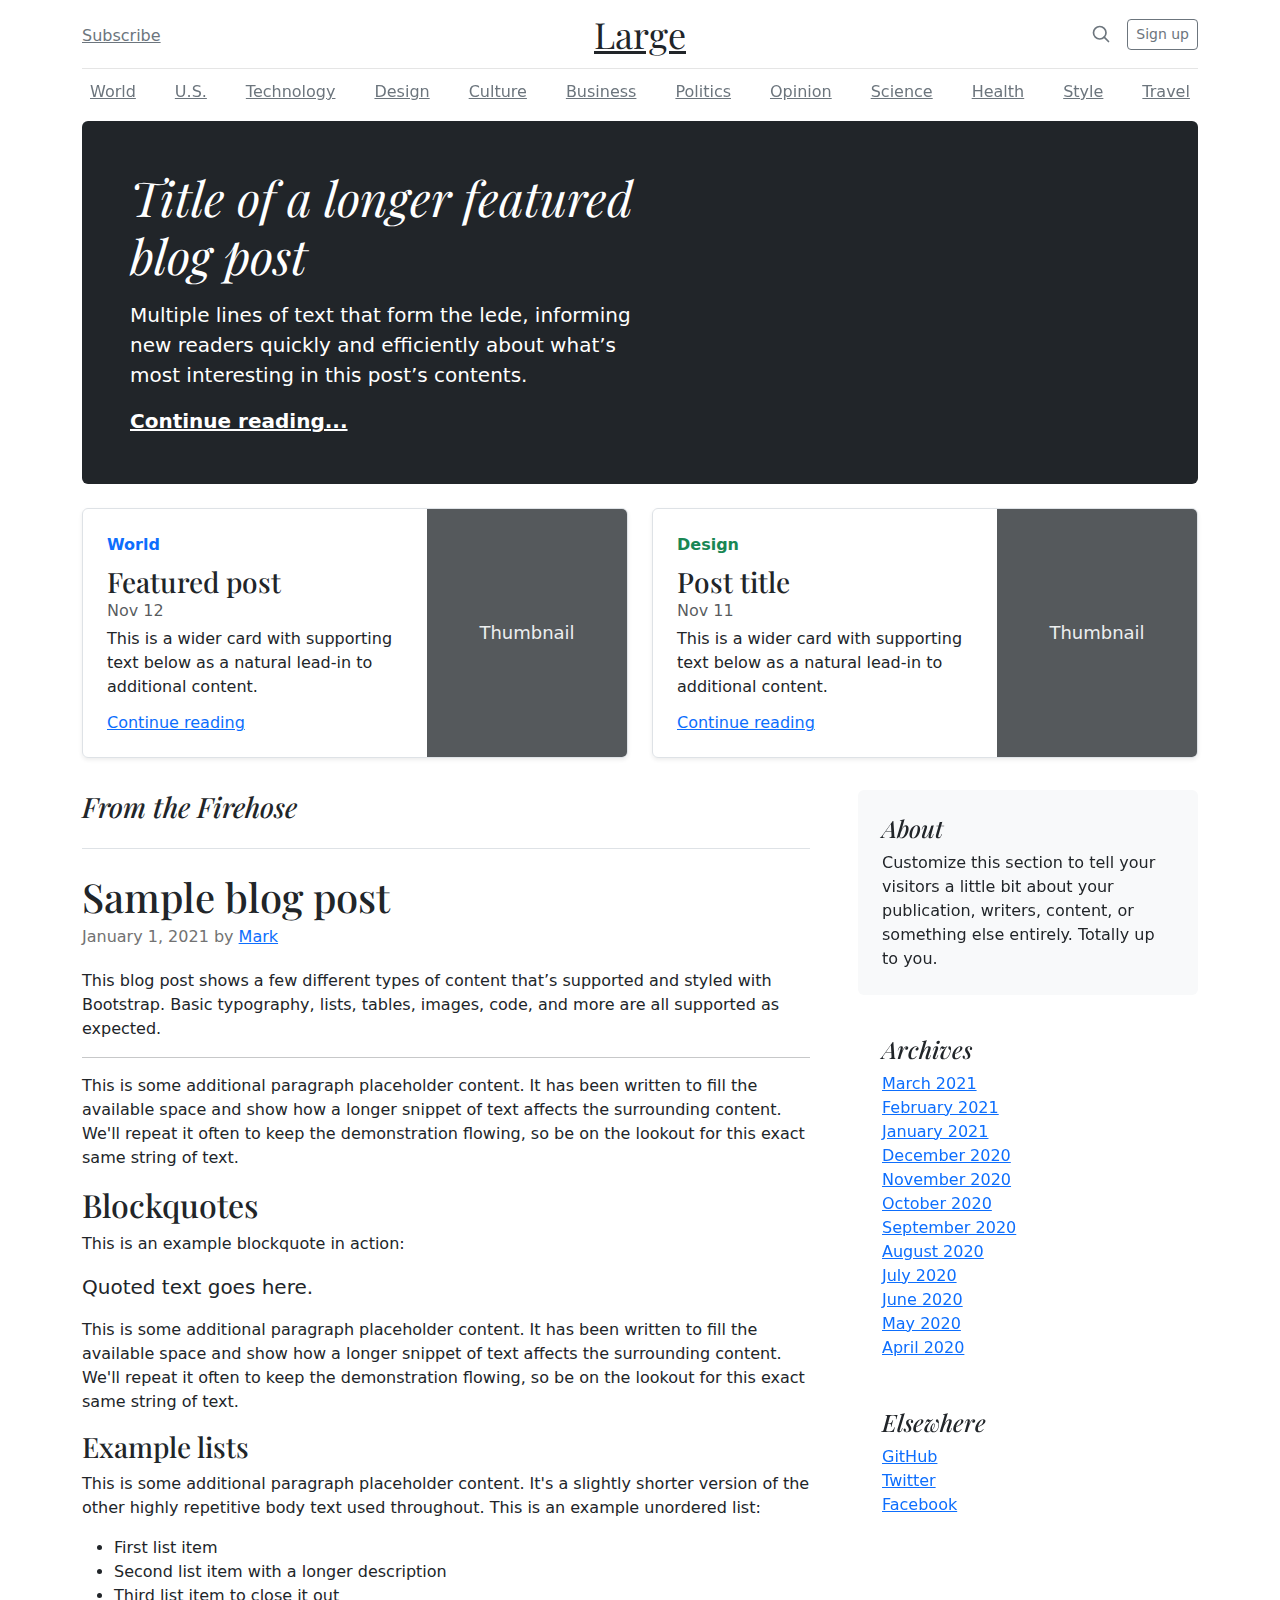
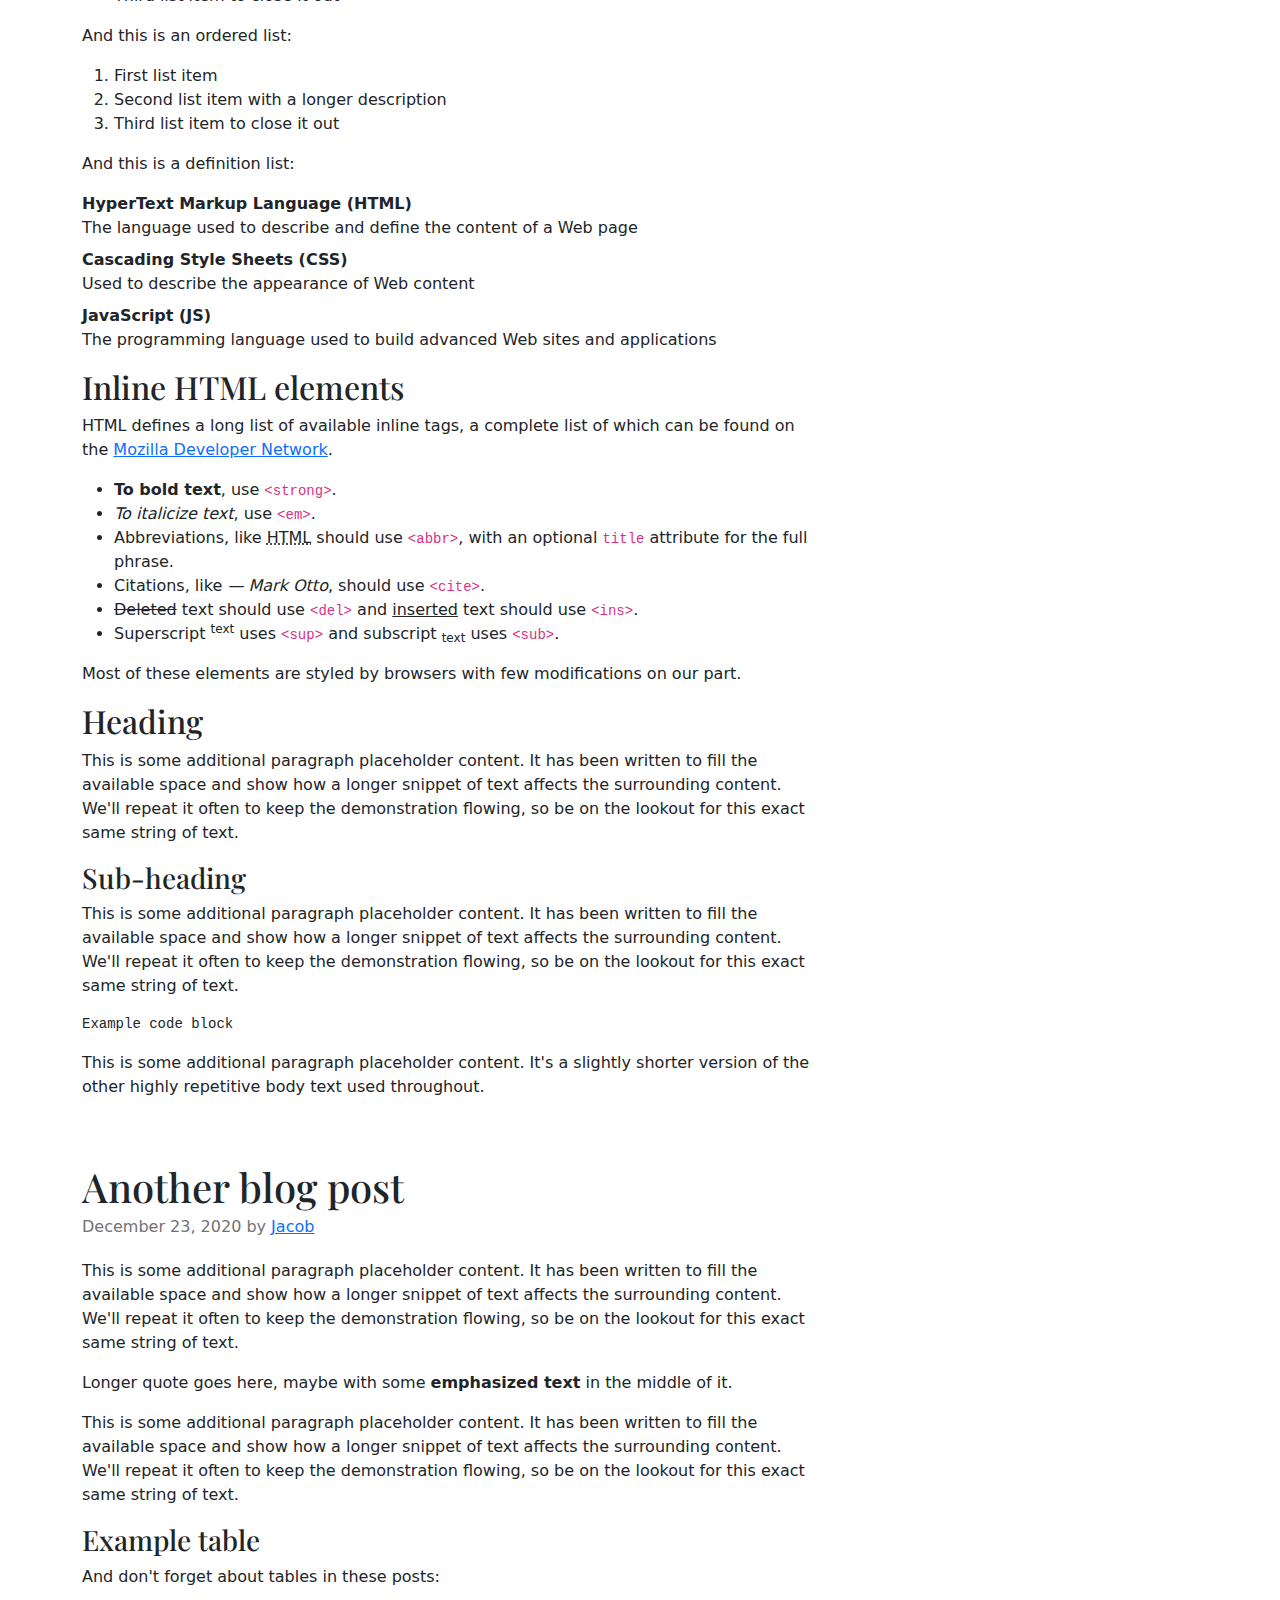
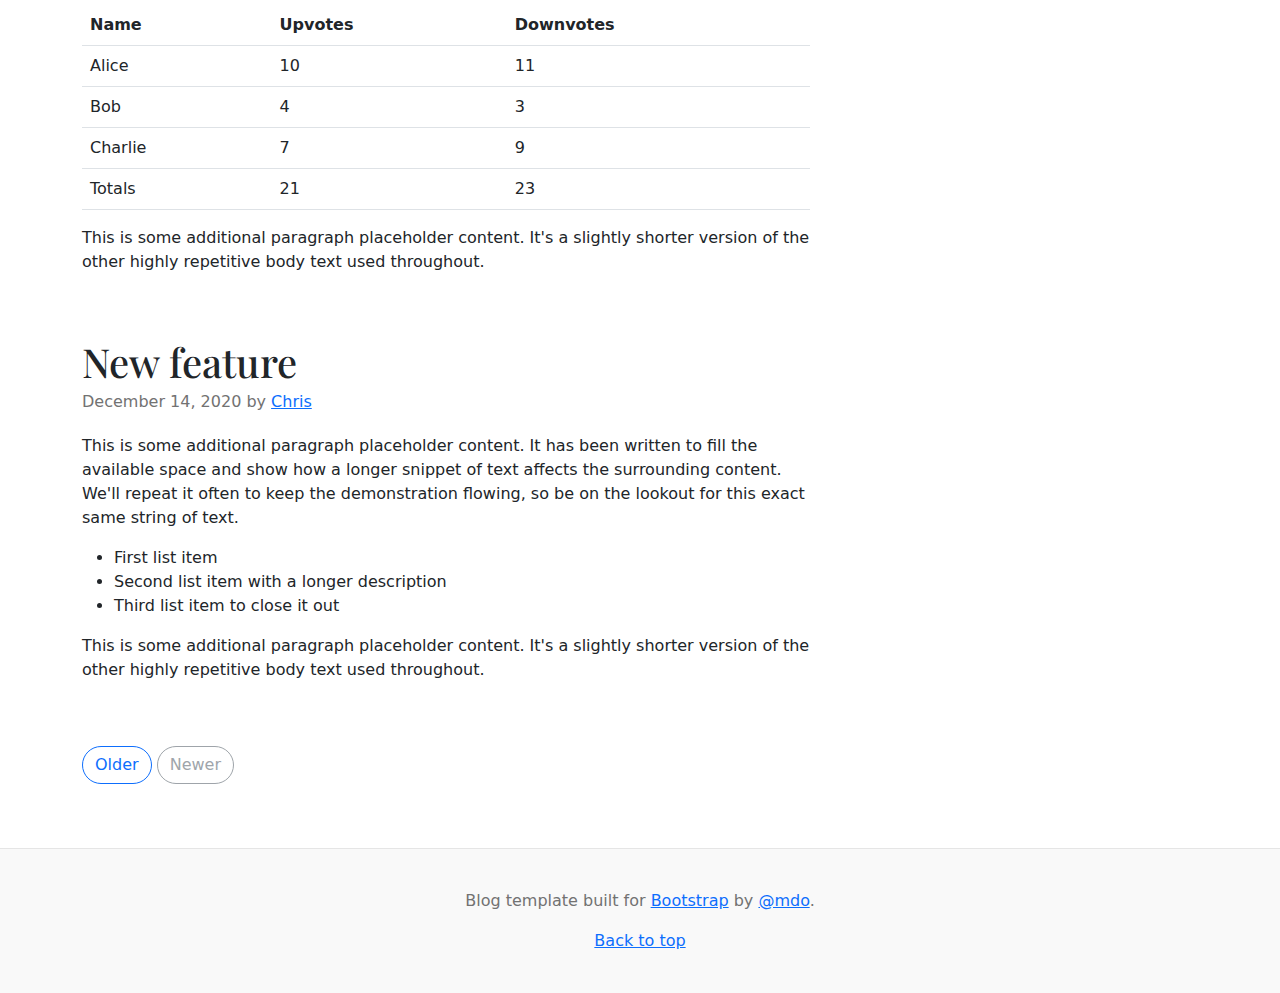
<file: Bootstrap Files/bootstrap-5.2.0-beta1-examples/bootstrap-5.2.0-beta1-examples/blog/index.html>
<!doctype html>
<html lang="en">
  <head>
    <meta charset="utf-8">
    <meta name="viewport" content="width=device-width, initial-scale=1">
    <meta name="description" content="">
    <meta name="author" content="Mark Otto, Jacob Thornton, and Bootstrap contributors">
    <meta name="generator" content="Hugo 0.98.0">
    <title>Blog Template · Bootstrap v5.2</title>

    <link rel="canonical" href="https://getbootstrap.com/docs/5.2/examples/blog/">

    

    

<link href="../assets/dist/css/bootstrap.min.css" rel="stylesheet">

    <style>
      .bd-placeholder-img {
        font-size: 1.125rem;
        text-anchor: middle;
        -webkit-user-select: none;
        -moz-user-select: none;
        user-select: none;
      }

      @media (min-width: 768px) {
        .bd-placeholder-img-lg {
          font-size: 3.5rem;
        }
      }

      .b-example-divider {
        height: 3rem;
        background-color: rgba(0, 0, 0, .1);
        border: solid rgba(0, 0, 0, .15);
        border-width: 1px 0;
        box-shadow: inset 0 .5em 1.5em rgba(0, 0, 0, .1), inset 0 .125em .5em rgba(0, 0, 0, .15);
      }

      .b-example-vr {
        flex-shrink: 0;
        width: 1.5rem;
        height: 100vh;
      }

      .bi {
        vertical-align: -.125em;
        fill: currentColor;
      }

      .nav-scroller {
        position: relative;
        z-index: 2;
        height: 2.75rem;
        overflow-y: hidden;
      }

      .nav-scroller .nav {
        display: flex;
        flex-wrap: nowrap;
        padding-bottom: 1rem;
        margin-top: -1px;
        overflow-x: auto;
        text-align: center;
        white-space: nowrap;
        -webkit-overflow-scrolling: touch;
      }
    </style>

    
    <!-- Custom styles for this template -->
    <link href="https://fonts.googleapis.com/css?family=Playfair&#43;Display:700,900&amp;display=swap" rel="stylesheet">
    <!-- Custom styles for this template -->
    <link href="blog.css" rel="stylesheet">
  </head>
  <body>
    
<div class="container">
  <header class="blog-header lh-1 py-3">
    <div class="row flex-nowrap justify-content-between align-items-center">
      <div class="col-4 pt-1">
        <a class="link-secondary" href="#">Subscribe</a>
      </div>
      <div class="col-4 text-center">
        <a class="blog-header-logo text-dark" href="#">Large</a>
      </div>
      <div class="col-4 d-flex justify-content-end align-items-center">
        <a class="link-secondary" href="#" aria-label="Search">
          <svg xmlns="http://www.w3.org/2000/svg" width="20" height="20" fill="none" stroke="currentColor" stroke-linecap="round" stroke-linejoin="round" stroke-width="2" class="mx-3" role="img" viewBox="0 0 24 24"><title>Search</title><circle cx="10.5" cy="10.5" r="7.5"/><path d="M21 21l-5.2-5.2"/></svg>
        </a>
        <a class="btn btn-sm btn-outline-secondary" href="#">Sign up</a>
      </div>
    </div>
  </header>

  <div class="nav-scroller py-1 mb-2">
    <nav class="nav d-flex justify-content-between">
      <a class="p-2 link-secondary" href="#">World</a>
      <a class="p-2 link-secondary" href="#">U.S.</a>
      <a class="p-2 link-secondary" href="#">Technology</a>
      <a class="p-2 link-secondary" href="#">Design</a>
      <a class="p-2 link-secondary" href="#">Culture</a>
      <a class="p-2 link-secondary" href="#">Business</a>
      <a class="p-2 link-secondary" href="#">Politics</a>
      <a class="p-2 link-secondary" href="#">Opinion</a>
      <a class="p-2 link-secondary" href="#">Science</a>
      <a class="p-2 link-secondary" href="#">Health</a>
      <a class="p-2 link-secondary" href="#">Style</a>
      <a class="p-2 link-secondary" href="#">Travel</a>
    </nav>
  </div>
</div>

<main class="container">
  <div class="p-4 p-md-5 mb-4 text-white rounded bg-dark">
    <div class="col-md-6 px-0">
      <h1 class="display-4 fst-italic">Title of a longer featured blog post</h1>
      <p class="lead my-3">Multiple lines of text that form the lede, informing new readers quickly and efficiently about what’s most interesting in this post’s contents.</p>
      <p class="lead mb-0"><a href="#" class="text-white fw-bold">Continue reading...</a></p>
    </div>
  </div>

  <div class="row mb-2">
    <div class="col-md-6">
      <div class="row g-0 border rounded overflow-hidden flex-md-row mb-4 shadow-sm h-md-250 position-relative">
        <div class="col p-4 d-flex flex-column position-static">
          <strong class="d-inline-block mb-2 text-primary">World</strong>
          <h3 class="mb-0">Featured post</h3>
          <div class="mb-1 text-muted">Nov 12</div>
          <p class="card-text mb-auto">This is a wider card with supporting text below as a natural lead-in to additional content.</p>
          <a href="#" class="stretched-link">Continue reading</a>
        </div>
        <div class="col-auto d-none d-lg-block">
          <svg class="bd-placeholder-img" width="200" height="250" xmlns="http://www.w3.org/2000/svg" role="img" aria-label="Placeholder: Thumbnail" preserveAspectRatio="xMidYMid slice" focusable="false"><title>Placeholder</title><rect width="100%" height="100%" fill="#55595c"/><text x="50%" y="50%" fill="#eceeef" dy=".3em">Thumbnail</text></svg>

        </div>
      </div>
    </div>
    <div class="col-md-6">
      <div class="row g-0 border rounded overflow-hidden flex-md-row mb-4 shadow-sm h-md-250 position-relative">
        <div class="col p-4 d-flex flex-column position-static">
          <strong class="d-inline-block mb-2 text-success">Design</strong>
          <h3 class="mb-0">Post title</h3>
          <div class="mb-1 text-muted">Nov 11</div>
          <p class="mb-auto">This is a wider card with supporting text below as a natural lead-in to additional content.</p>
          <a href="#" class="stretched-link">Continue reading</a>
        </div>
        <div class="col-auto d-none d-lg-block">
          <svg class="bd-placeholder-img" width="200" height="250" xmlns="http://www.w3.org/2000/svg" role="img" aria-label="Placeholder: Thumbnail" preserveAspectRatio="xMidYMid slice" focusable="false"><title>Placeholder</title><rect width="100%" height="100%" fill="#55595c"/><text x="50%" y="50%" fill="#eceeef" dy=".3em">Thumbnail</text></svg>

        </div>
      </div>
    </div>
  </div>

  <div class="row g-5">
    <div class="col-md-8">
      <h3 class="pb-4 mb-4 fst-italic border-bottom">
        From the Firehose
      </h3>

      <article class="blog-post">
        <h2 class="blog-post-title mb-1">Sample blog post</h2>
        <p class="blog-post-meta">January 1, 2021 by <a href="#">Mark</a></p>

        <p>This blog post shows a few different types of content that’s supported and styled with Bootstrap. Basic typography, lists, tables, images, code, and more are all supported as expected.</p>
        <hr>
        <p>This is some additional paragraph placeholder content. It has been written to fill the available space and show how a longer snippet of text affects the surrounding content. We'll repeat it often to keep the demonstration flowing, so be on the lookout for this exact same string of text.</p>
        <h2>Blockquotes</h2>
        <p>This is an example blockquote in action:</p>
        <blockquote class="blockquote">
          <p>Quoted text goes here.</p>
        </blockquote>
        <p>This is some additional paragraph placeholder content. It has been written to fill the available space and show how a longer snippet of text affects the surrounding content. We'll repeat it often to keep the demonstration flowing, so be on the lookout for this exact same string of text.</p>
        <h3>Example lists</h3>
        <p>This is some additional paragraph placeholder content. It's a slightly shorter version of the other highly repetitive body text used throughout. This is an example unordered list:</p>
        <ul>
          <li>First list item</li>
          <li>Second list item with a longer description</li>
          <li>Third list item to close it out</li>
        </ul>
        <p>And this is an ordered list:</p>
        <ol>
          <li>First list item</li>
          <li>Second list item with a longer description</li>
          <li>Third list item to close it out</li>
        </ol>
        <p>And this is a definition list:</p>
        <dl>
          <dt>HyperText Markup Language (HTML)</dt>
          <dd>The language used to describe and define the content of a Web page</dd>
          <dt>Cascading Style Sheets (CSS)</dt>
          <dd>Used to describe the appearance of Web content</dd>
          <dt>JavaScript (JS)</dt>
          <dd>The programming language used to build advanced Web sites and applications</dd>
        </dl>
        <h2>Inline HTML elements</h2>
        <p>HTML defines a long list of available inline tags, a complete list of which can be found on the <a href="https://developer.mozilla.org/en-US/docs/Web/HTML/Element">Mozilla Developer Network</a>.</p>
        <ul>
          <li><strong>To bold text</strong>, use <code class="language-plaintext highlighter-rouge">&lt;strong&gt;</code>.</li>
          <li><em>To italicize text</em>, use <code class="language-plaintext highlighter-rouge">&lt;em&gt;</code>.</li>
          <li>Abbreviations, like <abbr title="HyperText Markup Language">HTML</abbr> should use <code class="language-plaintext highlighter-rouge">&lt;abbr&gt;</code>, with an optional <code class="language-plaintext highlighter-rouge">title</code> attribute for the full phrase.</li>
          <li>Citations, like <cite>— Mark Otto</cite>, should use <code class="language-plaintext highlighter-rouge">&lt;cite&gt;</code>.</li>
          <li><del>Deleted</del> text should use <code class="language-plaintext highlighter-rouge">&lt;del&gt;</code> and <ins>inserted</ins> text should use <code class="language-plaintext highlighter-rouge">&lt;ins&gt;</code>.</li>
          <li>Superscript <sup>text</sup> uses <code class="language-plaintext highlighter-rouge">&lt;sup&gt;</code> and subscript <sub>text</sub> uses <code class="language-plaintext highlighter-rouge">&lt;sub&gt;</code>.</li>
        </ul>
        <p>Most of these elements are styled by browsers with few modifications on our part.</p>
        <h2>Heading</h2>
        <p>This is some additional paragraph placeholder content. It has been written to fill the available space and show how a longer snippet of text affects the surrounding content. We'll repeat it often to keep the demonstration flowing, so be on the lookout for this exact same string of text.</p>
        <h3>Sub-heading</h3>
        <p>This is some additional paragraph placeholder content. It has been written to fill the available space and show how a longer snippet of text affects the surrounding content. We'll repeat it often to keep the demonstration flowing, so be on the lookout for this exact same string of text.</p>
        <pre><code>Example code block</code></pre>
        <p>This is some additional paragraph placeholder content. It's a slightly shorter version of the other highly repetitive body text used throughout.</p>
      </article>

      <article class="blog-post">
        <h2 class="blog-post-title mb-1">Another blog post</h2>
        <p class="blog-post-meta">December 23, 2020 by <a href="#">Jacob</a></p>

        <p>This is some additional paragraph placeholder content. It has been written to fill the available space and show how a longer snippet of text affects the surrounding content. We'll repeat it often to keep the demonstration flowing, so be on the lookout for this exact same string of text.</p>
        <blockquote>
          <p>Longer quote goes here, maybe with some <strong>emphasized text</strong> in the middle of it.</p>
        </blockquote>
        <p>This is some additional paragraph placeholder content. It has been written to fill the available space and show how a longer snippet of text affects the surrounding content. We'll repeat it often to keep the demonstration flowing, so be on the lookout for this exact same string of text.</p>
        <h3>Example table</h3>
        <p>And don't forget about tables in these posts:</p>
        <table class="table">
          <thead>
            <tr>
              <th>Name</th>
              <th>Upvotes</th>
              <th>Downvotes</th>
            </tr>
          </thead>
          <tbody>
            <tr>
              <td>Alice</td>
              <td>10</td>
              <td>11</td>
            </tr>
            <tr>
              <td>Bob</td>
              <td>4</td>
              <td>3</td>
            </tr>
            <tr>
              <td>Charlie</td>
              <td>7</td>
              <td>9</td>
            </tr>
          </tbody>
          <tfoot>
            <tr>
              <td>Totals</td>
              <td>21</td>
              <td>23</td>
            </tr>
          </tfoot>
        </table>

        <p>This is some additional paragraph placeholder content. It's a slightly shorter version of the other highly repetitive body text used throughout.</p>
      </article>

      <article class="blog-post">
        <h2 class="blog-post-title mb-1">New feature</h2>
        <p class="blog-post-meta">December 14, 2020 by <a href="#">Chris</a></p>

        <p>This is some additional paragraph placeholder content. It has been written to fill the available space and show how a longer snippet of text affects the surrounding content. We'll repeat it often to keep the demonstration flowing, so be on the lookout for this exact same string of text.</p>
        <ul>
          <li>First list item</li>
          <li>Second list item with a longer description</li>
          <li>Third list item to close it out</li>
        </ul>
        <p>This is some additional paragraph placeholder content. It's a slightly shorter version of the other highly repetitive body text used throughout.</p>
      </article>

      <nav class="blog-pagination" aria-label="Pagination">
        <a class="btn btn-outline-primary rounded-pill" href="#">Older</a>
        <a class="btn btn-outline-secondary rounded-pill disabled">Newer</a>
      </nav>

    </div>

    <div class="col-md-4">
      <div class="position-sticky" style="top: 2rem;">
        <div class="p-4 mb-3 bg-light rounded">
          <h4 class="fst-italic">About</h4>
          <p class="mb-0">Customize this section to tell your visitors a little bit about your publication, writers, content, or something else entirely. Totally up to you.</p>
        </div>

        <div class="p-4">
          <h4 class="fst-italic">Archives</h4>
          <ol class="list-unstyled mb-0">
            <li><a href="#">March 2021</a></li>
            <li><a href="#">February 2021</a></li>
            <li><a href="#">January 2021</a></li>
            <li><a href="#">December 2020</a></li>
            <li><a href="#">November 2020</a></li>
            <li><a href="#">October 2020</a></li>
            <li><a href="#">September 2020</a></li>
            <li><a href="#">August 2020</a></li>
            <li><a href="#">July 2020</a></li>
            <li><a href="#">June 2020</a></li>
            <li><a href="#">May 2020</a></li>
            <li><a href="#">April 2020</a></li>
          </ol>
        </div>

        <div class="p-4">
          <h4 class="fst-italic">Elsewhere</h4>
          <ol class="list-unstyled">
            <li><a href="#">GitHub</a></li>
            <li><a href="#">Twitter</a></li>
            <li><a href="#">Facebook</a></li>
          </ol>
        </div>
      </div>
    </div>
  </div>

</main>

<footer class="blog-footer">
  <p>Blog template built for <a href="https://getbootstrap.com/">Bootstrap</a> by <a href="https://twitter.com/mdo">@mdo</a>.</p>
  <p>
    <a href="#">Back to top</a>
  </p>
</footer>


    
  </body>
</html>
</file>
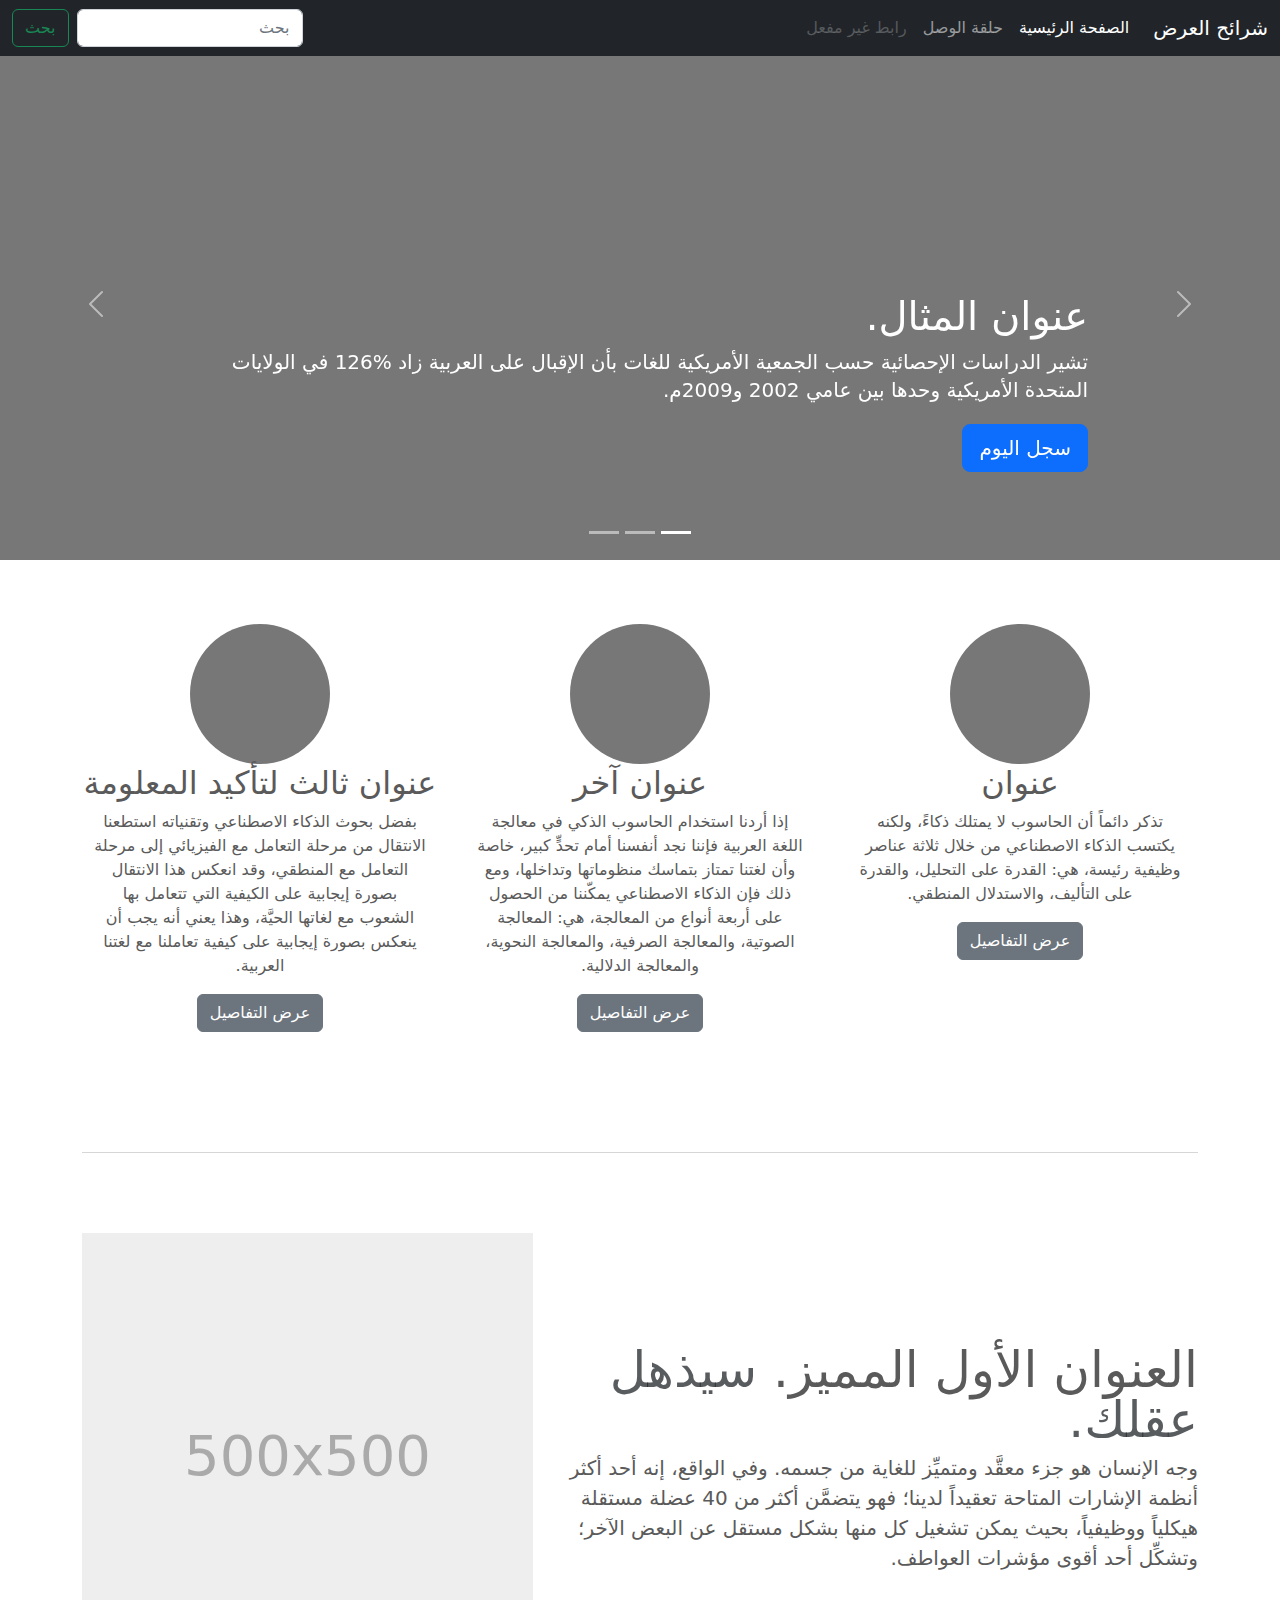
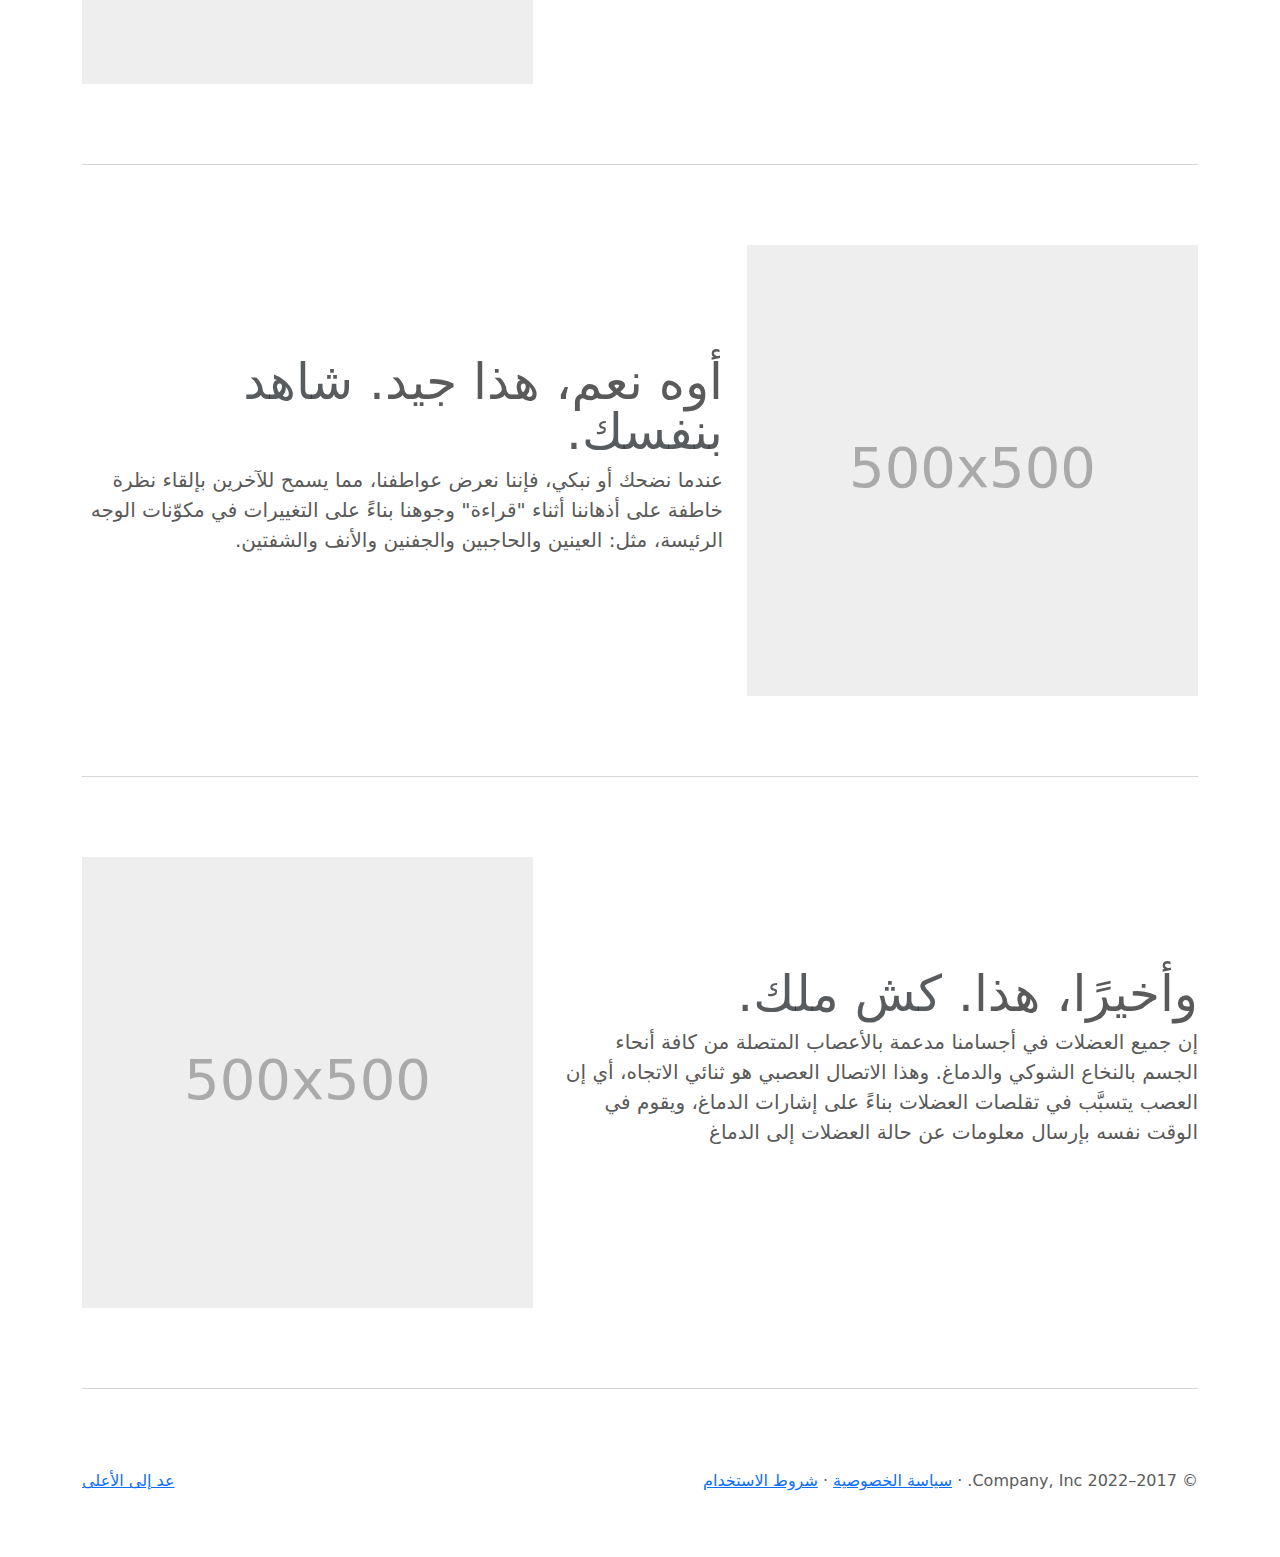
<file: Bootstrap Files/bootstrap-5.2.0-beta1-examples/bootstrap-5.2.0-beta1-examples/carousel-rtl/index.html>
<!doctype html>
<html lang="ar" dir="rtl">
  <head>
    <meta charset="utf-8">
    <meta name="viewport" content="width=device-width, initial-scale=1">
    <meta name="description" content="">
    <meta name="author" content="Mark Otto, Jacob Thornton, and Bootstrap contributors">
    <meta name="generator" content="Hugo 0.98.0">
    <title>قالب  شرائح العرض · Bootstrap v5.2</title>

    <link rel="canonical" href="https://getbootstrap.com/docs/5.2/examples/carousel-rtl/">

    

    

<link href="../assets/dist/css/bootstrap.rtl.min.css" rel="stylesheet">

    <style>
      .bd-placeholder-img {
        font-size: 1.125rem;
        text-anchor: middle;
        -webkit-user-select: none;
        -moz-user-select: none;
        user-select: none;
      }

      @media (min-width: 768px) {
        .bd-placeholder-img-lg {
          font-size: 3.5rem;
        }
      }

      .b-example-divider {
        height: 3rem;
        background-color: rgba(0, 0, 0, .1);
        border: solid rgba(0, 0, 0, .15);
        border-width: 1px 0;
        box-shadow: inset 0 .5em 1.5em rgba(0, 0, 0, .1), inset 0 .125em .5em rgba(0, 0, 0, .15);
      }

      .b-example-vr {
        flex-shrink: 0;
        width: 1.5rem;
        height: 100vh;
      }

      .bi {
        vertical-align: -.125em;
        fill: currentColor;
      }

      .nav-scroller {
        position: relative;
        z-index: 2;
        height: 2.75rem;
        overflow-y: hidden;
      }

      .nav-scroller .nav {
        display: flex;
        flex-wrap: nowrap;
        padding-bottom: 1rem;
        margin-top: -1px;
        overflow-x: auto;
        text-align: center;
        white-space: nowrap;
        -webkit-overflow-scrolling: touch;
      }
    </style>

    
    <!-- Custom styles for this template -->
    <link href="../carousel/carousel.rtl.css" rel="stylesheet">
  </head>
  <body>
    
<header>
  <nav class="navbar navbar-expand-md navbar-dark fixed-top bg-dark">
    <div class="container-fluid">
      <a class="navbar-brand" href="#">شرائح العرض</a>
      <button class="navbar-toggler" type="button" data-bs-toggle="collapse" data-bs-target="#navbarCollapse" aria-controls="navbarCollapse" aria-expanded="false" aria-label="تبديل التنقل">
        <span class="navbar-toggler-icon"></span>
      </button>
      <div class="collapse navbar-collapse" id="navbarCollapse">
        <ul class="navbar-nav me-auto mb-2 mb-md-0">
          <li class="nav-item">
            <a class="nav-link active" aria-current="page" href="#">الصفحة الرئيسية</a>
          </li>
          <li class="nav-item">
            <a class="nav-link" href="#">حلقة الوصل</a>
          </li>
          <li class="nav-item">
            <a class="nav-link disabled">رابط غير مفعل</a>
          </li>
        </ul>
        <form class="d-flex" role="search">
          <input class="form-control me-2" type="search" placeholder="بحث" aria-label="بحث">
          <button class="btn btn-outline-success" type="submit">بحث</button>
        </form>
      </div>
    </div>
  </nav>
</header>

<main>

  <div id="myCarousel" class="carousel slide" data-bs-ride="carousel">
    <div class="carousel-indicators">
      <button type="button" data-bs-target="#myCarousel" data-bs-slide-to="0" class="active" aria-current="true" aria-label="Slide 1"></button>
      <button type="button" data-bs-target="#myCarousel" data-bs-slide-to="1" aria-label="Slide 2"></button>
      <button type="button" data-bs-target="#myCarousel" data-bs-slide-to="2" aria-label="Slide 3"></button>
    </div>
    <div class="carousel-inner">
      <div class="carousel-item active">
        <svg class="bd-placeholder-img" width="100%" height="100%" xmlns="http://www.w3.org/2000/svg" aria-hidden="true" preserveAspectRatio="xMidYMid slice" focusable="false"><rect width="100%" height="100%" fill="#777"/></svg>

        <div class="container">
          <div class="carousel-caption text-start">
            <h1>عنوان المثال.</h1>
            <p>تشير الدراسات الإحصائية حسب الجمعية الأمريكية للغات بأن الإقبال على العربية زاد %126 في الولايات المتحدة الأمريكية وحدها بين عامي 2002 و2009م.</p>
            <p><a class="btn btn-lg btn-primary" href="#">سجل اليوم</a></p>
          </div>
        </div>
      </div>
      <div class="carousel-item">
        <svg class="bd-placeholder-img" width="100%" height="100%" xmlns="http://www.w3.org/2000/svg" aria-hidden="true" preserveAspectRatio="xMidYMid slice" focusable="false"><rect width="100%" height="100%" fill="#777"/></svg>

        <div class="container">
          <div class="carousel-caption">
            <h1>عنوان مثال آخر.</h1>
            <p>حسب المجلس الثقافي البريطاني فإن تعليم الإنجليزية داخل بريطانيا يسهم في تعزيز اقتصادها بما يتجاوز ملياري جنيه سنوياً، كما أنه وفر أكثر من 26 ألف وظيفة.</p>
            <p><a class="btn btn-lg btn-primary" href="#">أعرف أكثر</a></p>
          </div>
        </div>
      </div>
      <div class="carousel-item">
        <svg class="bd-placeholder-img" width="100%" height="100%" xmlns="http://www.w3.org/2000/svg" aria-hidden="true" preserveAspectRatio="xMidYMid slice" focusable="false"><rect width="100%" height="100%" fill="#777"/></svg>

        <div class="container">
          <div class="carousel-caption text-end">
            <h1>واحد أكثر لقياس جيد.</h1>
            <p>الإحصاءات لحجم الاستثمار اللغوي خارج بريطانيا تتفاوت من سنة لأخرى إلا أن المدير التنفيذي للمجلس الثقافي البريطاني إدي بايرز يرى أن استثمار تعليم الإنجليزية في الخارج لا يحسب على المستوى المالي فحسب بل على المستوى السياسي أيضاً.</p>
            <p><a class="btn btn-lg btn-primary" href="#">تصفح المعرض</a></p>
          </div>
        </div>
      </div>
    </div>
    <button class="carousel-control-prev" type="button" data-bs-target="#myCarousel" data-bs-slide="prev">
      <span class="carousel-control-prev-icon" aria-hidden="true"></span>
      <span class="visually-hidden">السابق</span>
    </button>
    <button class="carousel-control-next" type="button" data-bs-target="#myCarousel" data-bs-slide="next">
      <span class="carousel-control-next-icon" aria-hidden="true"></span>
      <span class="visually-hidden">التالي</span>
    </button>
  </div>


  <!-- Marketing messaging and featurettes
  ================================================== -->
  <!-- Wrap the rest of the page in another container to center all the content. -->

  <div class="container marketing">

    <!-- Three columns of text below the carousel -->
    <div class="row">
      <div class="col-lg-4">
        <svg class="bd-placeholder-img rounded-circle" width="140" height="140" xmlns="http://www.w3.org/2000/svg" role="img" aria-label="Placeholder: 140x140" preserveAspectRatio="xMidYMid slice" focusable="false"><title>Placeholder</title><rect width="100%" height="100%" fill="#777"/><text x="50%" y="50%" fill="#777" dy=".3em">140x140</text></svg>

        <h2 class="fw-normal">عنوان</h2>
        <p>تذكر دائماً أن الحاسوب لا يمتلك ذكاءً، ولكنه يكتسب الذكاء الاصطناعي من خلال ثلاثة عناصر وظيفية رئيسة، هي: القدرة على التحليل، والقدرة على التأليف، والاستدلال المنطقي.</p>
        <p><a class="btn btn-secondary" href="#">عرض التفاصيل</a></p>
      </div><!-- /.col-lg-4 -->
      <div class="col-lg-4">
        <svg class="bd-placeholder-img rounded-circle" width="140" height="140" xmlns="http://www.w3.org/2000/svg" role="img" aria-label="Placeholder: 140x140" preserveAspectRatio="xMidYMid slice" focusable="false"><title>Placeholder</title><rect width="100%" height="100%" fill="#777"/><text x="50%" y="50%" fill="#777" dy=".3em">140x140</text></svg>

        <h2 class="fw-normal">عنوان آخر</h2>
        <p>إذا أردنا استخدام الحاسوب الذكي في معالجة اللغة العربية فإننا نجد أنفسنا أمام تحدٍّ كبير، خاصة وأن لغتنا تمتاز بتماسك منظوماتها وتداخلها، ومع ذلك فإن الذكاء الاصطناعي يمكّننا من الحصول على أربعة أنواع من المعالجة، هي: المعالجة الصوتية، والمعالجة الصرفية، والمعالجة النحوية، والمعالجة الدلالية.</p>
        <p><a class="btn btn-secondary" href="#">عرض التفاصيل</a></p>
      </div><!-- /.col-lg-4 -->
      <div class="col-lg-4">
        <svg class="bd-placeholder-img rounded-circle" width="140" height="140" xmlns="http://www.w3.org/2000/svg" role="img" aria-label="Placeholder: 140x140" preserveAspectRatio="xMidYMid slice" focusable="false"><title>Placeholder</title><rect width="100%" height="100%" fill="#777"/><text x="50%" y="50%" fill="#777" dy=".3em">140x140</text></svg>

        <h2 class="fw-normal">عنوان ثالث لتأكيد المعلومة</h2>
        <p>بفضل بحوث الذكاء الاصطناعي وتقنياته استطعنا الانتقال من مرحلة التعامل مع الفيزيائي إلى مرحلة التعامل مع المنطقي، وقد انعكس هذا الانتقال بصورة إيجابية على الكيفية التي تتعامل بها الشعوب مع لغاتها الحيَّة، وهذا يعني أنه يجب أن ينعكس بصورة إيجابية على كيفية تعاملنا مع لغتنا العربية.</p>
        <p><a class="btn btn-secondary" href="#">عرض التفاصيل</a></p>
      </div><!-- /.col-lg-4 -->
    </div><!-- /.row -->


    <!-- START THE FEATURETTES -->

    <hr class="featurette-divider">

    <div class="row featurette">
      <div class="col-md-7">
        <h2 class="featurette-heading fw-normal lh-1">العنوان الأول المميز. <span class="text-muted"> سيذهل عقلك. </span></h2>
        <p class="lead">وجه الإنسان هو جزء معقَّد ومتميِّز للغاية من جسمه. وفي الواقع، إنه أحد أكثر أنظمة الإشارات المتاحة تعقيداً لدينا؛ فهو يتضمَّن أكثر من 40 عضلة مستقلة هيكلياً ووظيفياً، بحيث يمكن تشغيل كل منها بشكل مستقل عن البعض الآخر؛ وتشكِّل أحد أقوى مؤشرات العواطف.</p>
      </div>
      <div class="col-md-5">
        <svg class="bd-placeholder-img bd-placeholder-img-lg featurette-image img-fluid mx-auto" width="500" height="500" xmlns="http://www.w3.org/2000/svg" role="img" aria-label="Placeholder: 500x500" preserveAspectRatio="xMidYMid slice" focusable="false"><title>Placeholder</title><rect width="100%" height="100%" fill="#eee"/><text x="50%" y="50%" fill="#aaa" dy=".3em">500x500</text></svg>

      </div>
    </div>

    <hr class="featurette-divider">

    <div class="row featurette">
      <div class="col-md-7 order-md-2">
        <h2 class="featurette-heading fw-normal lh-1">أوه نعم، هذا جيد. <span class="text-muted"> شاهد بنفسك. </span></h2>
        <p class="lead">عندما نضحك أو نبكي، فإننا نعرض عواطفنا، مما يسمح للآخرين بإلقاء نظرة خاطفة على أذهاننا أثناء "قراءة" وجوهنا بناءً على التغييرات في مكوّنات الوجه الرئيسة، مثل: العينين والحاجبين والجفنين والأنف والشفتين.</p>
      </div>
      <div class="col-md-5 order-md-1">
        <svg class="bd-placeholder-img bd-placeholder-img-lg featurette-image img-fluid mx-auto" width="500" height="500" xmlns="http://www.w3.org/2000/svg" role="img" aria-label="Placeholder: 500x500" preserveAspectRatio="xMidYMid slice" focusable="false"><title>Placeholder</title><rect width="100%" height="100%" fill="#eee"/><text x="50%" y="50%" fill="#aaa" dy=".3em">500x500</text></svg>

      </div>
    </div>

    <hr class="featurette-divider">

    <div class="row featurette">
      <div class="col-md-7">
        <h2 class="featurette-heading fw-normal lh-1">وأخيرًا، هذا. <span class="text-muted"> كش ملك. </span></h2>
        <p class="lead">إن جميع العضلات في أجسامنا مدعمة بالأعصاب المتصلة من كافة أنحاء الجسم بالنخاع الشوكي والدماغ. وهذا الاتصال العصبي هو ثنائي الاتجاه، أي إن العصب يتسبَّب في تقلصات العضلات بناءً على إشارات الدماغ، ويقوم في الوقت نفسه بإرسال معلومات عن حالة العضلات إلى الدماغ</p>
      </div>
      <div class="col-md-5">
        <svg class="bd-placeholder-img bd-placeholder-img-lg featurette-image img-fluid mx-auto" width="500" height="500" xmlns="http://www.w3.org/2000/svg" role="img" aria-label="Placeholder: 500x500" preserveAspectRatio="xMidYMid slice" focusable="false"><title>Placeholder</title><rect width="100%" height="100%" fill="#eee"/><text x="50%" y="50%" fill="#aaa" dy=".3em">500x500</text></svg>

      </div>
    </div>

    <hr class="featurette-divider">

    <!-- /END THE FEATURETTES -->

  </div><!-- /.container -->


  <!-- FOOTER -->
  <footer class="container">
    <p class="float-end"><a href="#">عد إلى الأعلى</a></p>
    <p>&copy; 2017–2022 Company, Inc. &middot; <a href="#">سياسة الخصوصية</a> &middot; <a href="#">شروط الاستخدام</a></p>
  </footer>
</main>


    <script src="../assets/dist/js/bootstrap.bundle.min.js"></script>

      
  </body>
</html>
</file>
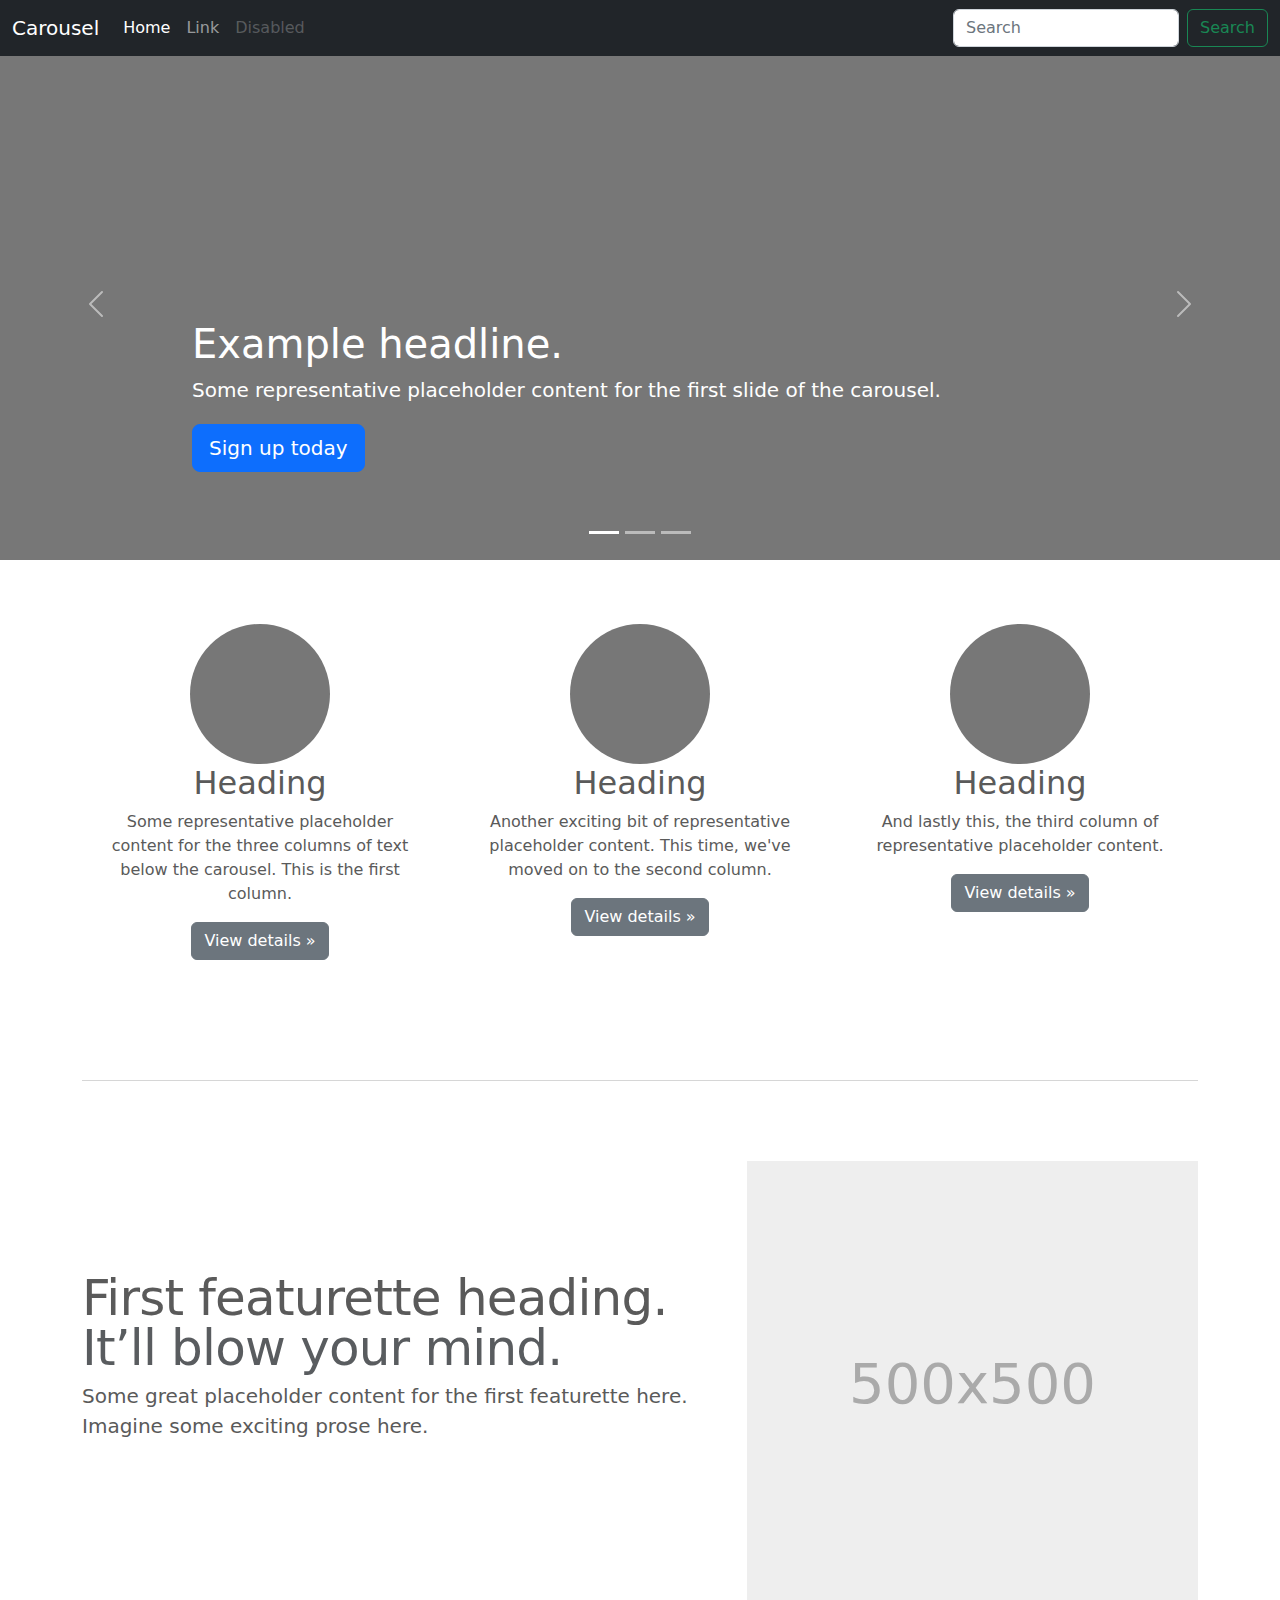
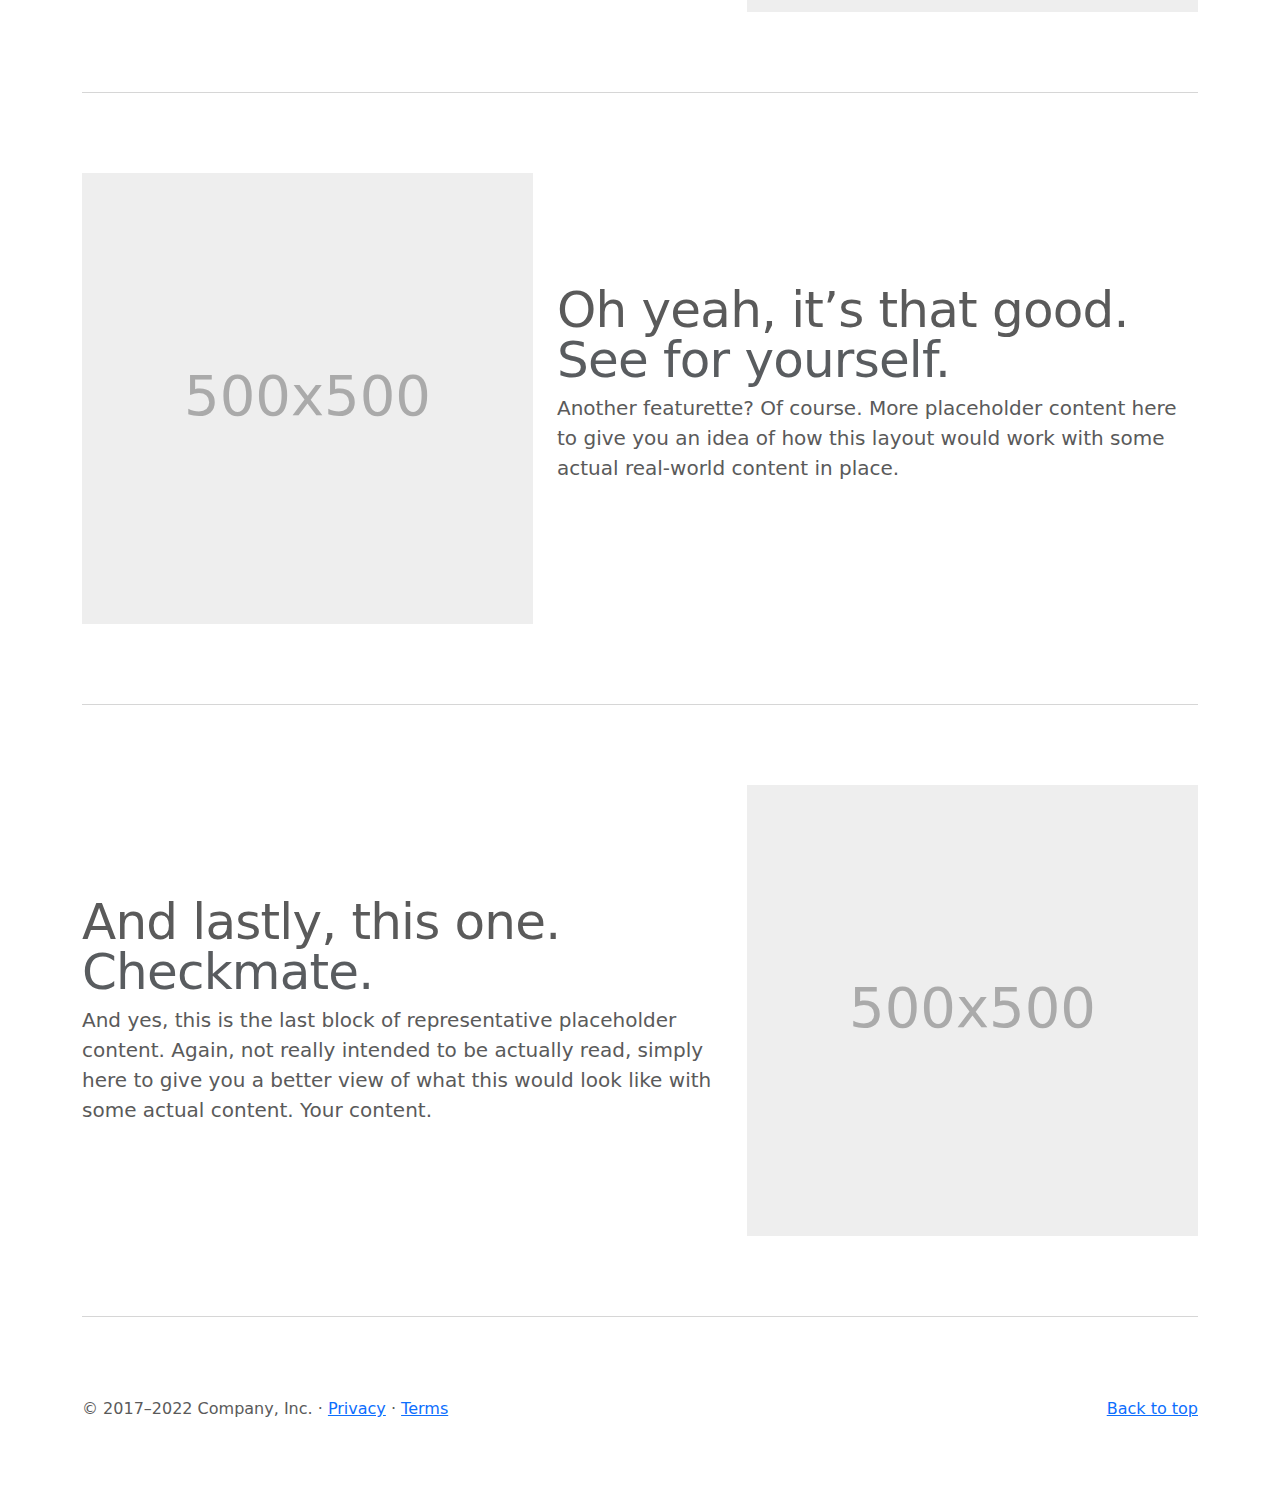
<file: Bootstrap Files/bootstrap-5.2.0-beta1-examples/bootstrap-5.2.0-beta1-examples/carousel/index.html>
<!doctype html>
<html lang="en">
  <head>
    <meta charset="utf-8">
    <meta name="viewport" content="width=device-width, initial-scale=1">
    <meta name="description" content="">
    <meta name="author" content="Mark Otto, Jacob Thornton, and Bootstrap contributors">
    <meta name="generator" content="Hugo 0.98.0">
    <title>Carousel Template · Bootstrap v5.2</title>

    <link rel="canonical" href="https://getbootstrap.com/docs/5.2/examples/carousel/">

    

    

<link href="../assets/dist/css/bootstrap.min.css" rel="stylesheet">

    <style>
      .bd-placeholder-img {
        font-size: 1.125rem;
        text-anchor: middle;
        -webkit-user-select: none;
        -moz-user-select: none;
        user-select: none;
      }

      @media (min-width: 768px) {
        .bd-placeholder-img-lg {
          font-size: 3.5rem;
        }
      }

      .b-example-divider {
        height: 3rem;
        background-color: rgba(0, 0, 0, .1);
        border: solid rgba(0, 0, 0, .15);
        border-width: 1px 0;
        box-shadow: inset 0 .5em 1.5em rgba(0, 0, 0, .1), inset 0 .125em .5em rgba(0, 0, 0, .15);
      }

      .b-example-vr {
        flex-shrink: 0;
        width: 1.5rem;
        height: 100vh;
      }

      .bi {
        vertical-align: -.125em;
        fill: currentColor;
      }

      .nav-scroller {
        position: relative;
        z-index: 2;
        height: 2.75rem;
        overflow-y: hidden;
      }

      .nav-scroller .nav {
        display: flex;
        flex-wrap: nowrap;
        padding-bottom: 1rem;
        margin-top: -1px;
        overflow-x: auto;
        text-align: center;
        white-space: nowrap;
        -webkit-overflow-scrolling: touch;
      }
    </style>

    
    <!-- Custom styles for this template -->
    <link href="carousel.css" rel="stylesheet">
  </head>
  <body>
    
<header>
  <nav class="navbar navbar-expand-md navbar-dark fixed-top bg-dark">
    <div class="container-fluid">
      <a class="navbar-brand" href="#">Carousel</a>
      <button class="navbar-toggler" type="button" data-bs-toggle="collapse" data-bs-target="#navbarCollapse" aria-controls="navbarCollapse" aria-expanded="false" aria-label="Toggle navigation">
        <span class="navbar-toggler-icon"></span>
      </button>
      <div class="collapse navbar-collapse" id="navbarCollapse">
        <ul class="navbar-nav me-auto mb-2 mb-md-0">
          <li class="nav-item">
            <a class="nav-link active" aria-current="page" href="#">Home</a>
          </li>
          <li class="nav-item">
            <a class="nav-link" href="#">Link</a>
          </li>
          <li class="nav-item">
            <a class="nav-link disabled">Disabled</a>
          </li>
        </ul>
        <form class="d-flex" role="search">
          <input class="form-control me-2" type="search" placeholder="Search" aria-label="Search">
          <button class="btn btn-outline-success" type="submit">Search</button>
        </form>
      </div>
    </div>
  </nav>
</header>

<main>

  <div id="myCarousel" class="carousel slide" data-bs-ride="carousel">
    <div class="carousel-indicators">
      <button type="button" data-bs-target="#myCarousel" data-bs-slide-to="0" class="active" aria-current="true" aria-label="Slide 1"></button>
      <button type="button" data-bs-target="#myCarousel" data-bs-slide-to="1" aria-label="Slide 2"></button>
      <button type="button" data-bs-target="#myCarousel" data-bs-slide-to="2" aria-label="Slide 3"></button>
    </div>
    <div class="carousel-inner">
      <div class="carousel-item active">
        <svg class="bd-placeholder-img" width="100%" height="100%" xmlns="http://www.w3.org/2000/svg" aria-hidden="true" preserveAspectRatio="xMidYMid slice" focusable="false"><rect width="100%" height="100%" fill="#777"/></svg>

        <div class="container">
          <div class="carousel-caption text-start">
            <h1>Example headline.</h1>
            <p>Some representative placeholder content for the first slide of the carousel.</p>
            <p><a class="btn btn-lg btn-primary" href="#">Sign up today</a></p>
          </div>
        </div>
      </div>
      <div class="carousel-item">
        <svg class="bd-placeholder-img" width="100%" height="100%" xmlns="http://www.w3.org/2000/svg" aria-hidden="true" preserveAspectRatio="xMidYMid slice" focusable="false"><rect width="100%" height="100%" fill="#777"/></svg>

        <div class="container">
          <div class="carousel-caption">
            <h1>Another example headline.</h1>
            <p>Some representative placeholder content for the second slide of the carousel.</p>
            <p><a class="btn btn-lg btn-primary" href="#">Learn more</a></p>
          </div>
        </div>
      </div>
      <div class="carousel-item">
        <svg class="bd-placeholder-img" width="100%" height="100%" xmlns="http://www.w3.org/2000/svg" aria-hidden="true" preserveAspectRatio="xMidYMid slice" focusable="false"><rect width="100%" height="100%" fill="#777"/></svg>

        <div class="container">
          <div class="carousel-caption text-end">
            <h1>One more for good measure.</h1>
            <p>Some representative placeholder content for the third slide of this carousel.</p>
            <p><a class="btn btn-lg btn-primary" href="#">Browse gallery</a></p>
          </div>
        </div>
      </div>
    </div>
    <button class="carousel-control-prev" type="button" data-bs-target="#myCarousel" data-bs-slide="prev">
      <span class="carousel-control-prev-icon" aria-hidden="true"></span>
      <span class="visually-hidden">Previous</span>
    </button>
    <button class="carousel-control-next" type="button" data-bs-target="#myCarousel" data-bs-slide="next">
      <span class="carousel-control-next-icon" aria-hidden="true"></span>
      <span class="visually-hidden">Next</span>
    </button>
  </div>


  <!-- Marketing messaging and featurettes
  ================================================== -->
  <!-- Wrap the rest of the page in another container to center all the content. -->

  <div class="container marketing">

    <!-- Three columns of text below the carousel -->
    <div class="row">
      <div class="col-lg-4">
        <svg class="bd-placeholder-img rounded-circle" width="140" height="140" xmlns="http://www.w3.org/2000/svg" role="img" aria-label="Placeholder: 140x140" preserveAspectRatio="xMidYMid slice" focusable="false"><title>Placeholder</title><rect width="100%" height="100%" fill="#777"/><text x="50%" y="50%" fill="#777" dy=".3em">140x140</text></svg>

        <h2 class="fw-normal">Heading</h2>
        <p>Some representative placeholder content for the three columns of text below the carousel. This is the first column.</p>
        <p><a class="btn btn-secondary" href="#">View details &raquo;</a></p>
      </div><!-- /.col-lg-4 -->
      <div class="col-lg-4">
        <svg class="bd-placeholder-img rounded-circle" width="140" height="140" xmlns="http://www.w3.org/2000/svg" role="img" aria-label="Placeholder: 140x140" preserveAspectRatio="xMidYMid slice" focusable="false"><title>Placeholder</title><rect width="100%" height="100%" fill="#777"/><text x="50%" y="50%" fill="#777" dy=".3em">140x140</text></svg>

        <h2 class="fw-normal">Heading</h2>
        <p>Another exciting bit of representative placeholder content. This time, we've moved on to the second column.</p>
        <p><a class="btn btn-secondary" href="#">View details &raquo;</a></p>
      </div><!-- /.col-lg-4 -->
      <div class="col-lg-4">
        <svg class="bd-placeholder-img rounded-circle" width="140" height="140" xmlns="http://www.w3.org/2000/svg" role="img" aria-label="Placeholder: 140x140" preserveAspectRatio="xMidYMid slice" focusable="false"><title>Placeholder</title><rect width="100%" height="100%" fill="#777"/><text x="50%" y="50%" fill="#777" dy=".3em">140x140</text></svg>

        <h2 class="fw-normal">Heading</h2>
        <p>And lastly this, the third column of representative placeholder content.</p>
        <p><a class="btn btn-secondary" href="#">View details &raquo;</a></p>
      </div><!-- /.col-lg-4 -->
    </div><!-- /.row -->


    <!-- START THE FEATURETTES -->

    <hr class="featurette-divider">

    <div class="row featurette">
      <div class="col-md-7">
        <h2 class="featurette-heading fw-normal lh-1">First featurette heading. <span class="text-muted">It’ll blow your mind.</span></h2>
        <p class="lead">Some great placeholder content for the first featurette here. Imagine some exciting prose here.</p>
      </div>
      <div class="col-md-5">
        <svg class="bd-placeholder-img bd-placeholder-img-lg featurette-image img-fluid mx-auto" width="500" height="500" xmlns="http://www.w3.org/2000/svg" role="img" aria-label="Placeholder: 500x500" preserveAspectRatio="xMidYMid slice" focusable="false"><title>Placeholder</title><rect width="100%" height="100%" fill="#eee"/><text x="50%" y="50%" fill="#aaa" dy=".3em">500x500</text></svg>

      </div>
    </div>

    <hr class="featurette-divider">

    <div class="row featurette">
      <div class="col-md-7 order-md-2">
        <h2 class="featurette-heading fw-normal lh-1">Oh yeah, it’s that good. <span class="text-muted">See for yourself.</span></h2>
        <p class="lead">Another featurette? Of course. More placeholder content here to give you an idea of how this layout would work with some actual real-world content in place.</p>
      </div>
      <div class="col-md-5 order-md-1">
        <svg class="bd-placeholder-img bd-placeholder-img-lg featurette-image img-fluid mx-auto" width="500" height="500" xmlns="http://www.w3.org/2000/svg" role="img" aria-label="Placeholder: 500x500" preserveAspectRatio="xMidYMid slice" focusable="false"><title>Placeholder</title><rect width="100%" height="100%" fill="#eee"/><text x="50%" y="50%" fill="#aaa" dy=".3em">500x500</text></svg>

      </div>
    </div>

    <hr class="featurette-divider">

    <div class="row featurette">
      <div class="col-md-7">
        <h2 class="featurette-heading fw-normal lh-1">And lastly, this one. <span class="text-muted">Checkmate.</span></h2>
        <p class="lead">And yes, this is the last block of representative placeholder content. Again, not really intended to be actually read, simply here to give you a better view of what this would look like with some actual content. Your content.</p>
      </div>
      <div class="col-md-5">
        <svg class="bd-placeholder-img bd-placeholder-img-lg featurette-image img-fluid mx-auto" width="500" height="500" xmlns="http://www.w3.org/2000/svg" role="img" aria-label="Placeholder: 500x500" preserveAspectRatio="xMidYMid slice" focusable="false"><title>Placeholder</title><rect width="100%" height="100%" fill="#eee"/><text x="50%" y="50%" fill="#aaa" dy=".3em">500x500</text></svg>

      </div>
    </div>

    <hr class="featurette-divider">

    <!-- /END THE FEATURETTES -->

  </div><!-- /.container -->


  <!-- FOOTER -->
  <footer class="container">
    <p class="float-end"><a href="#">Back to top</a></p>
    <p>&copy; 2017–2022 Company, Inc. &middot; <a href="#">Privacy</a> &middot; <a href="#">Terms</a></p>
  </footer>
</main>


    <script src="../assets/dist/js/bootstrap.bundle.min.js"></script>

      
  </body>
</html>
</file>
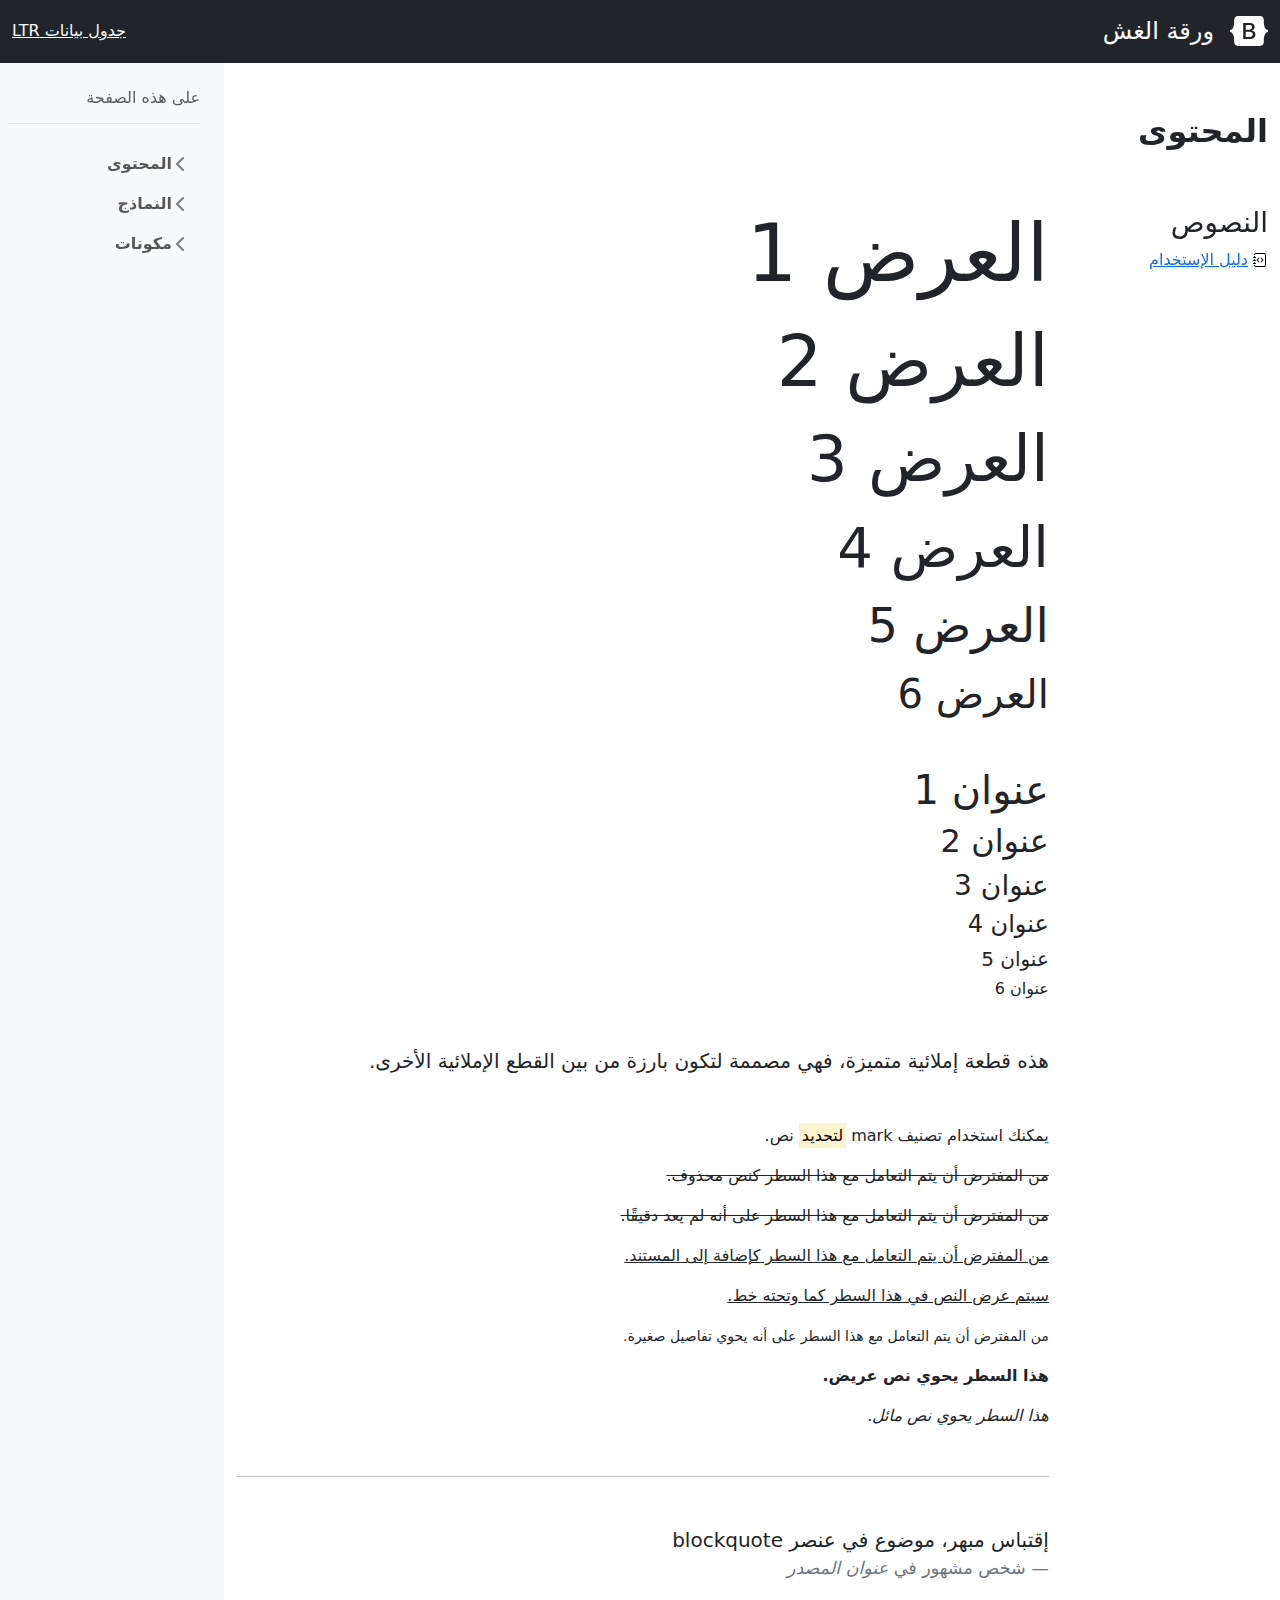
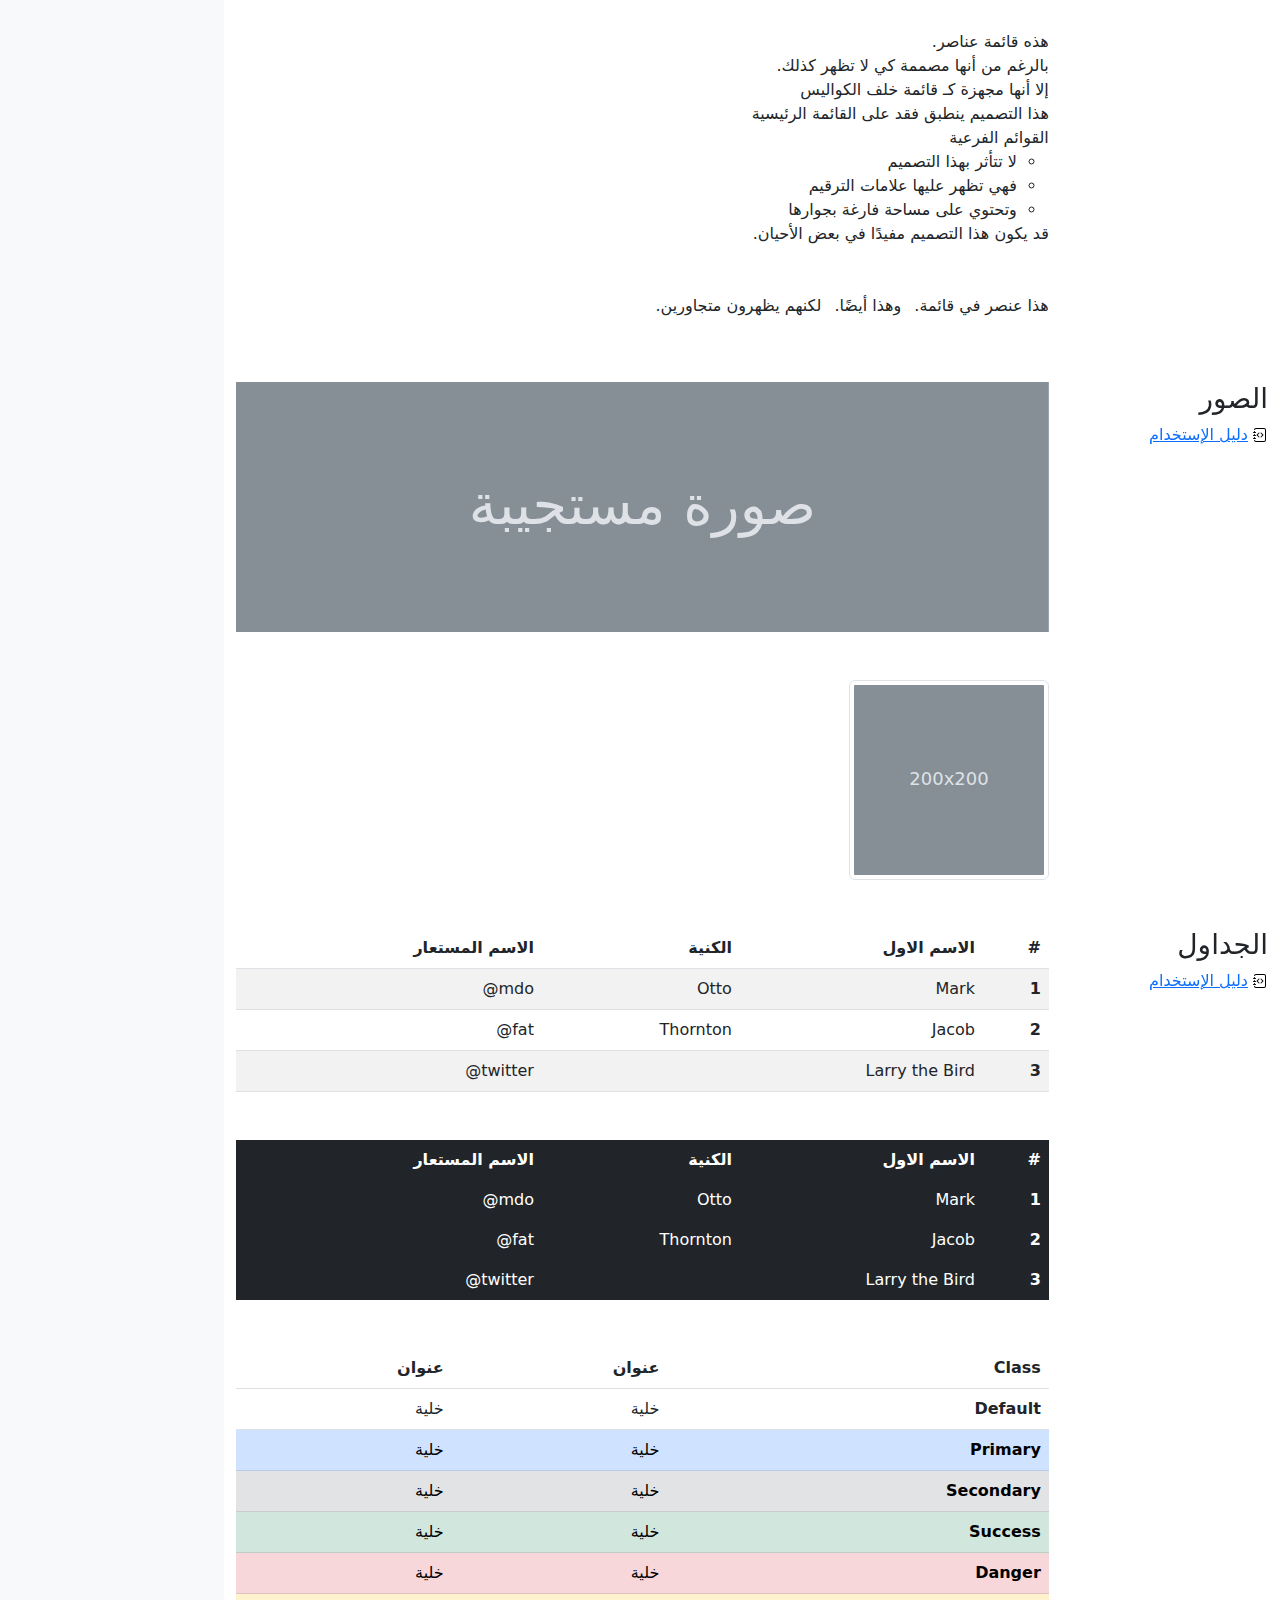
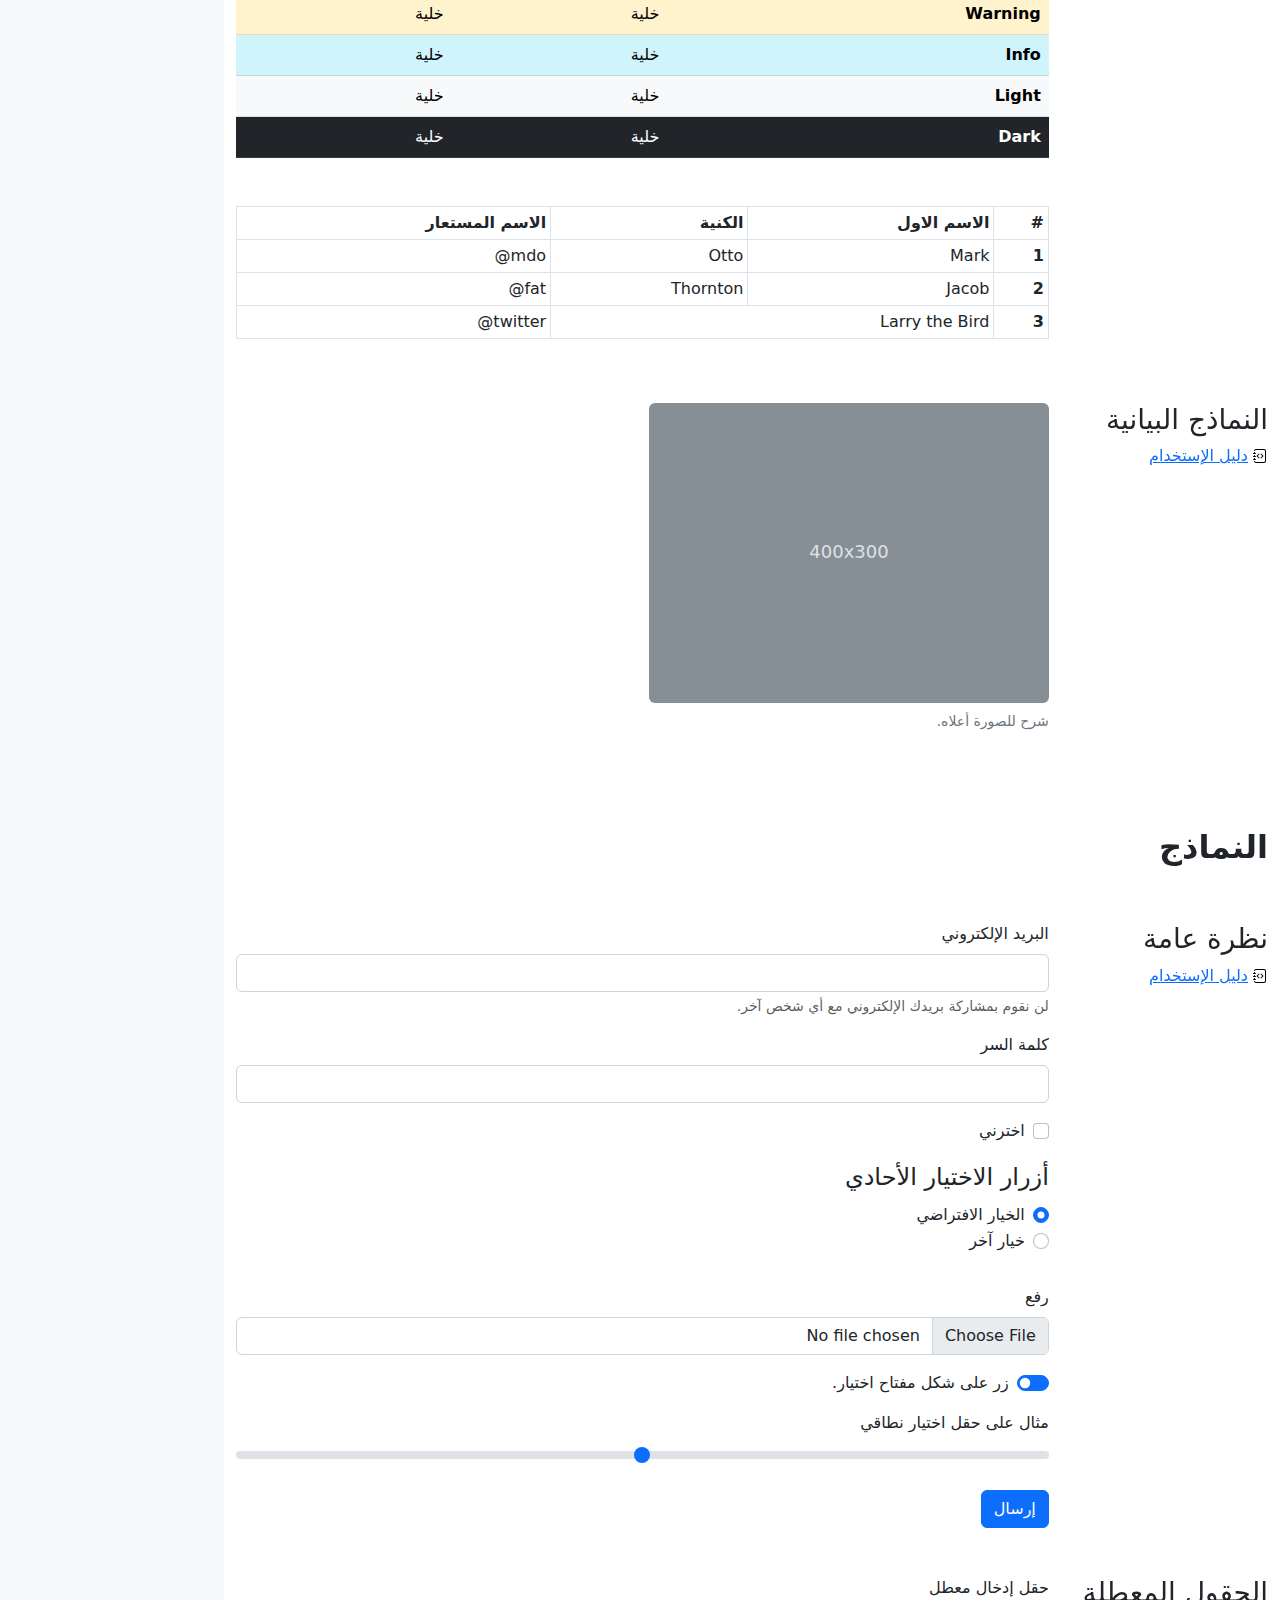
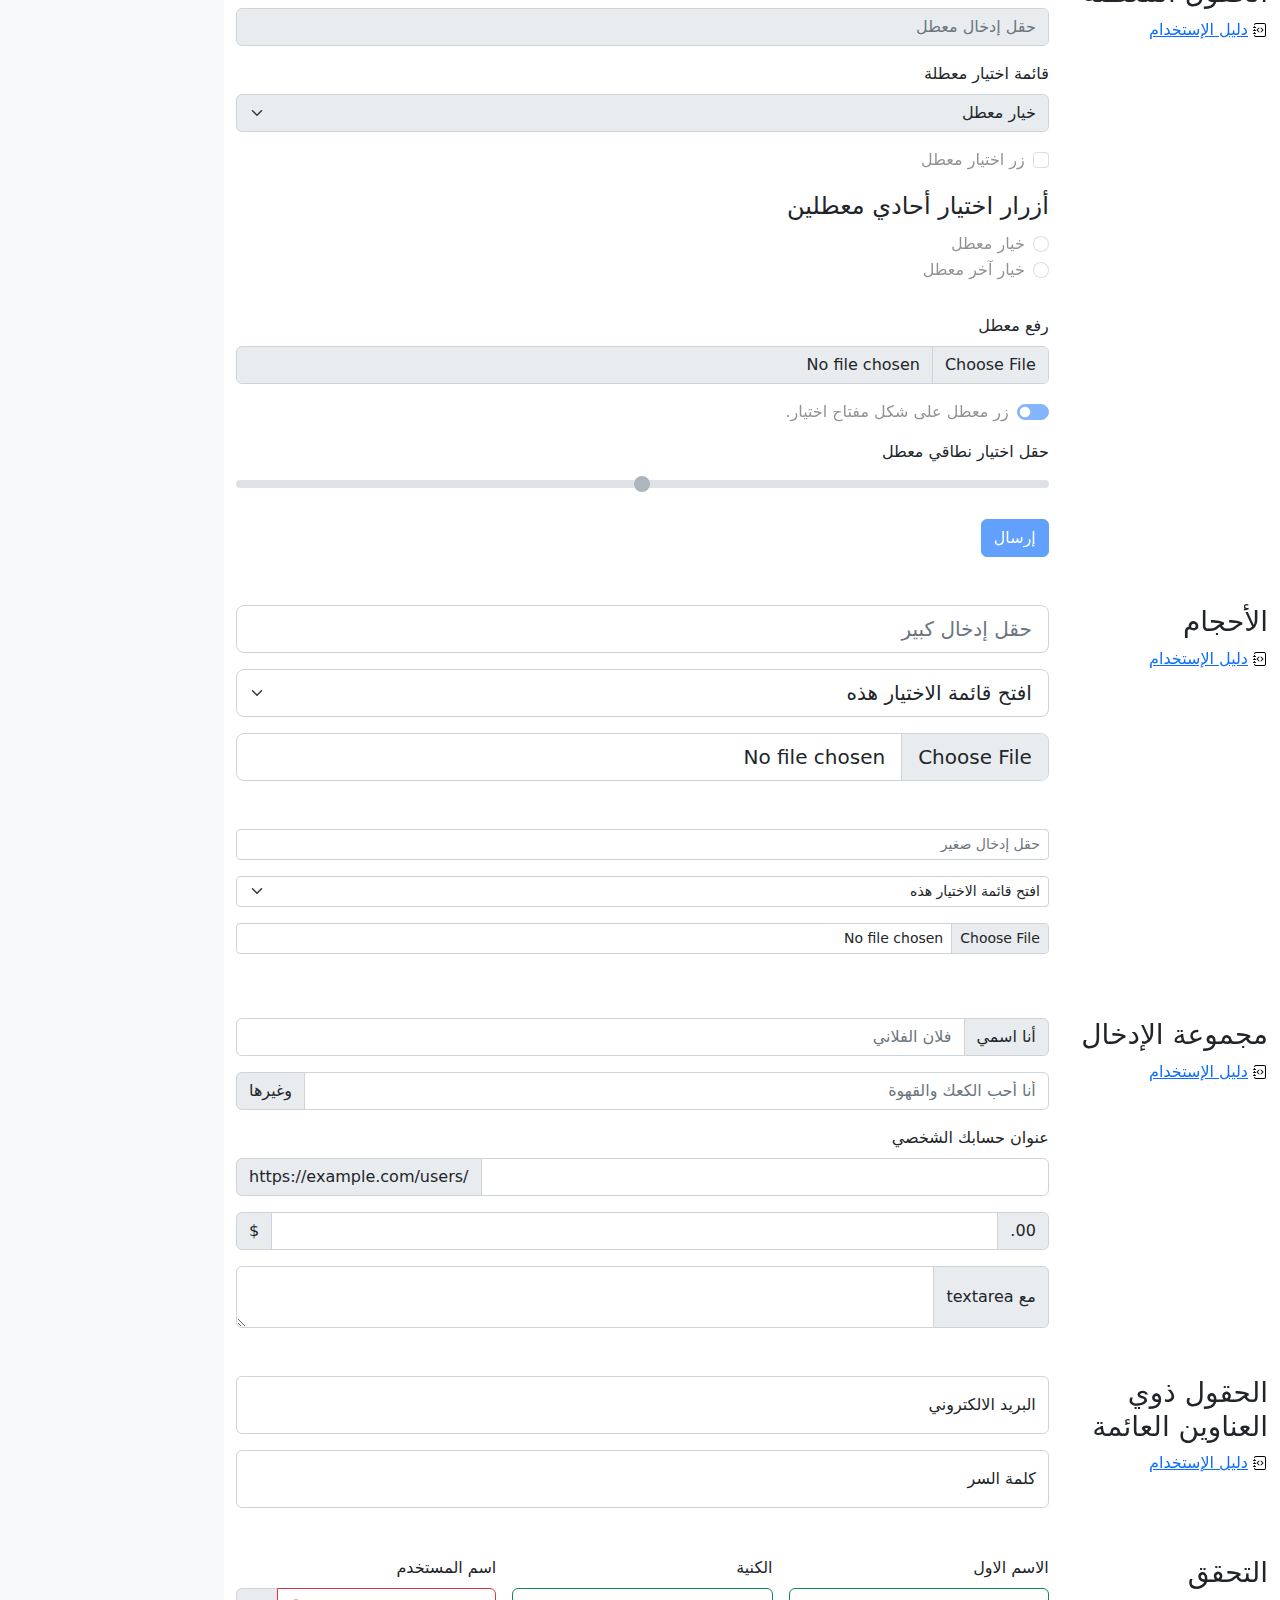
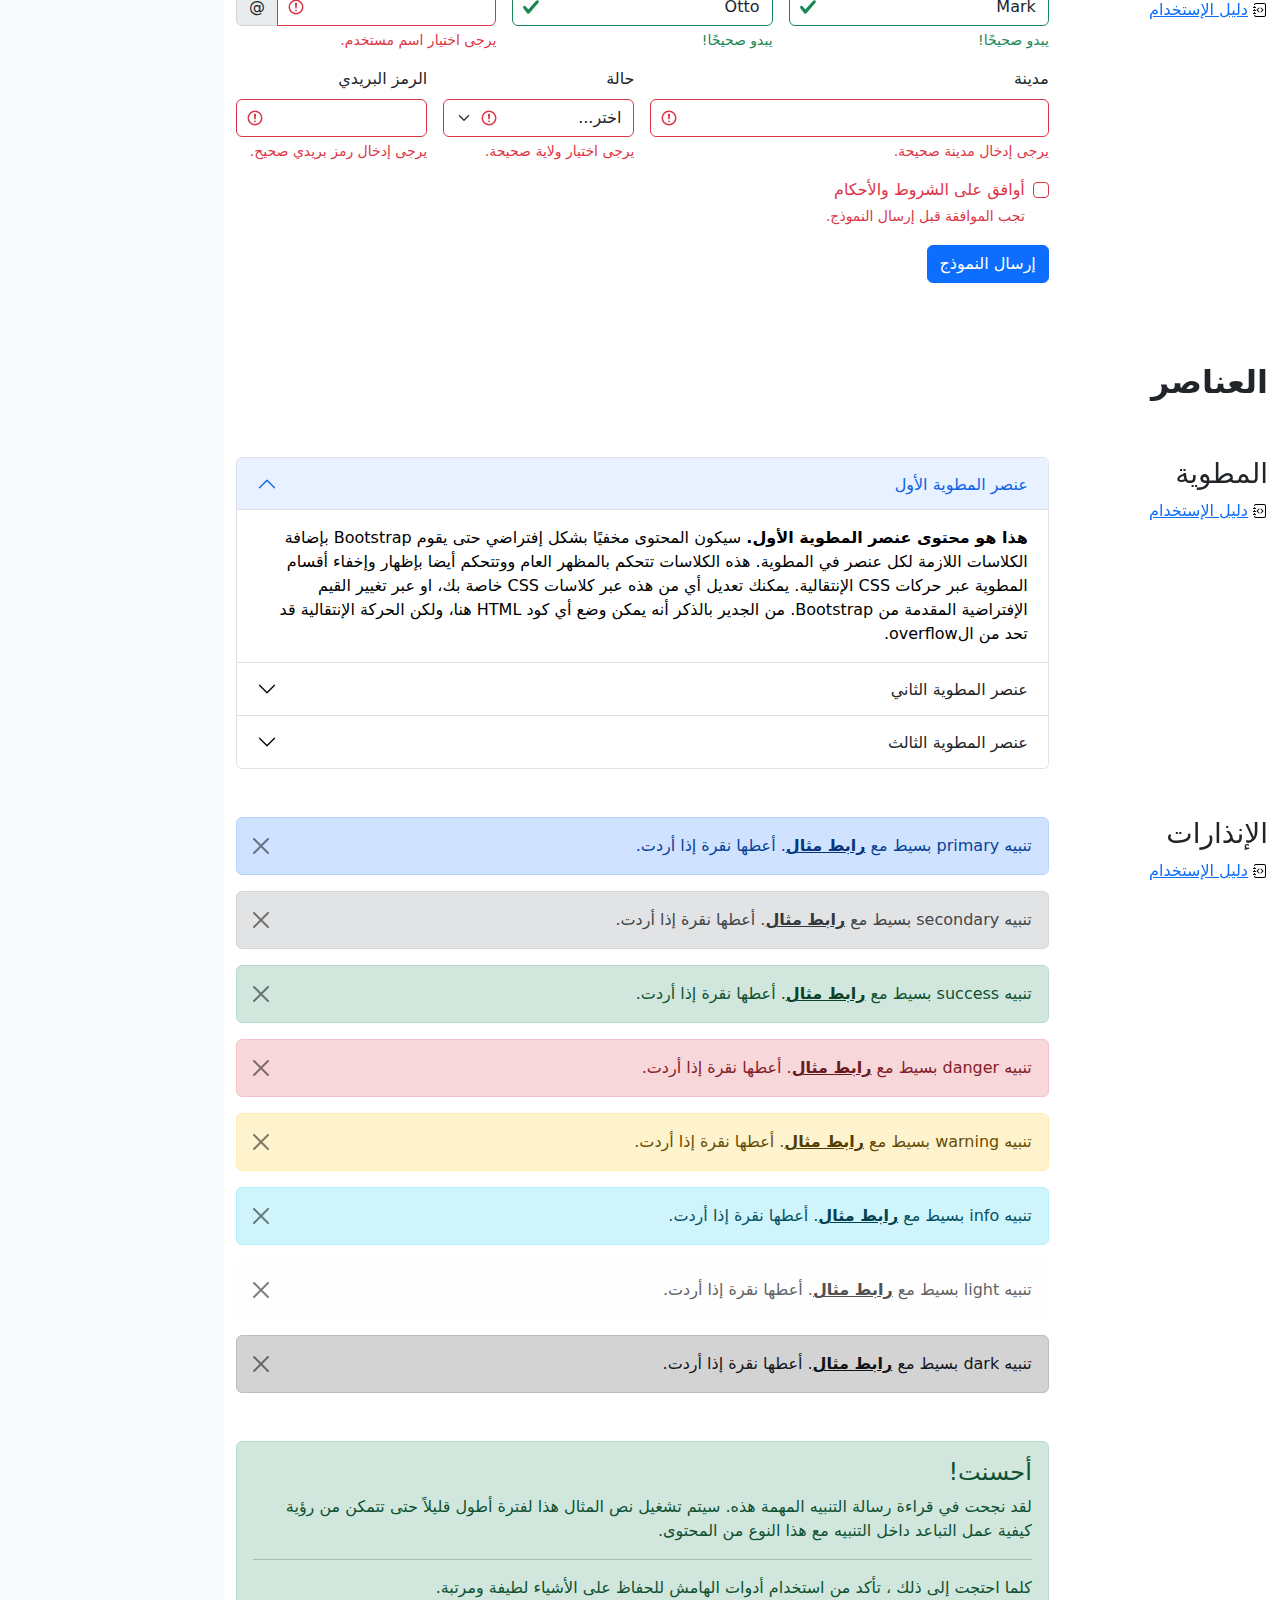
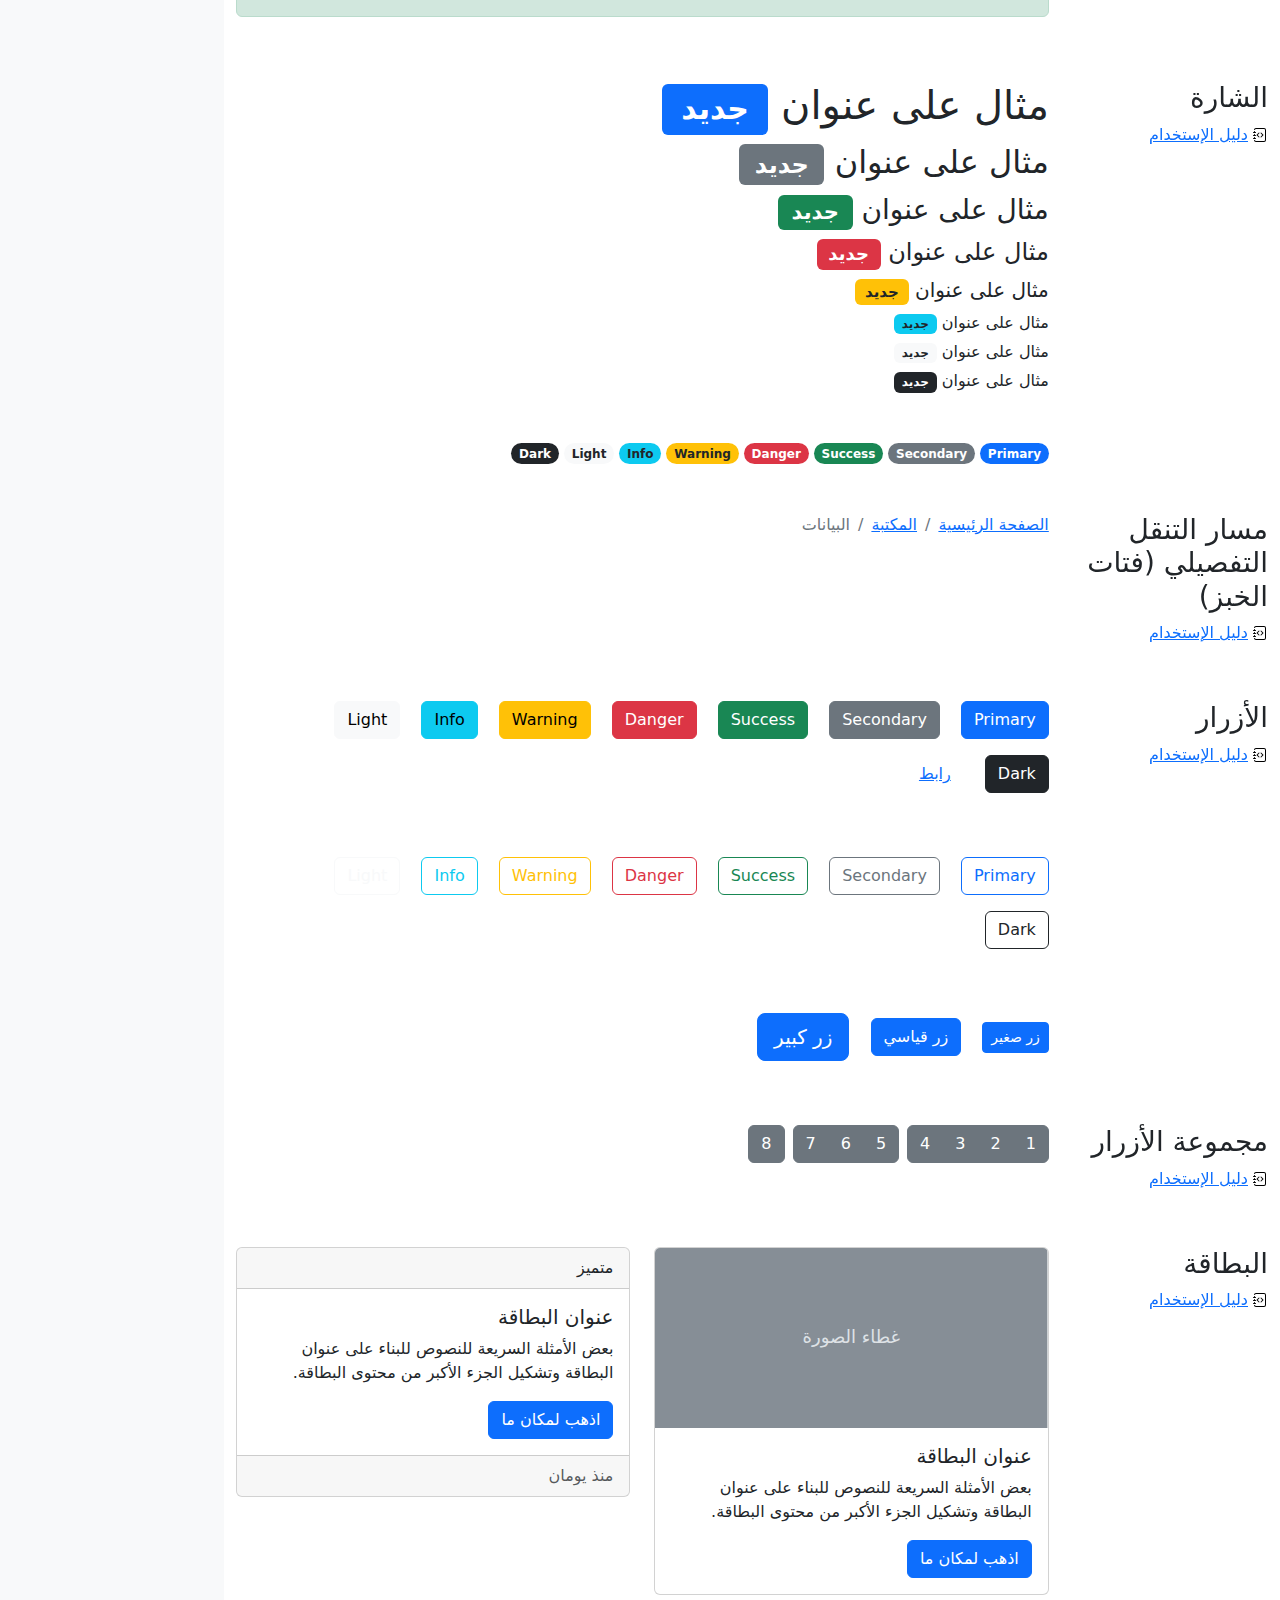
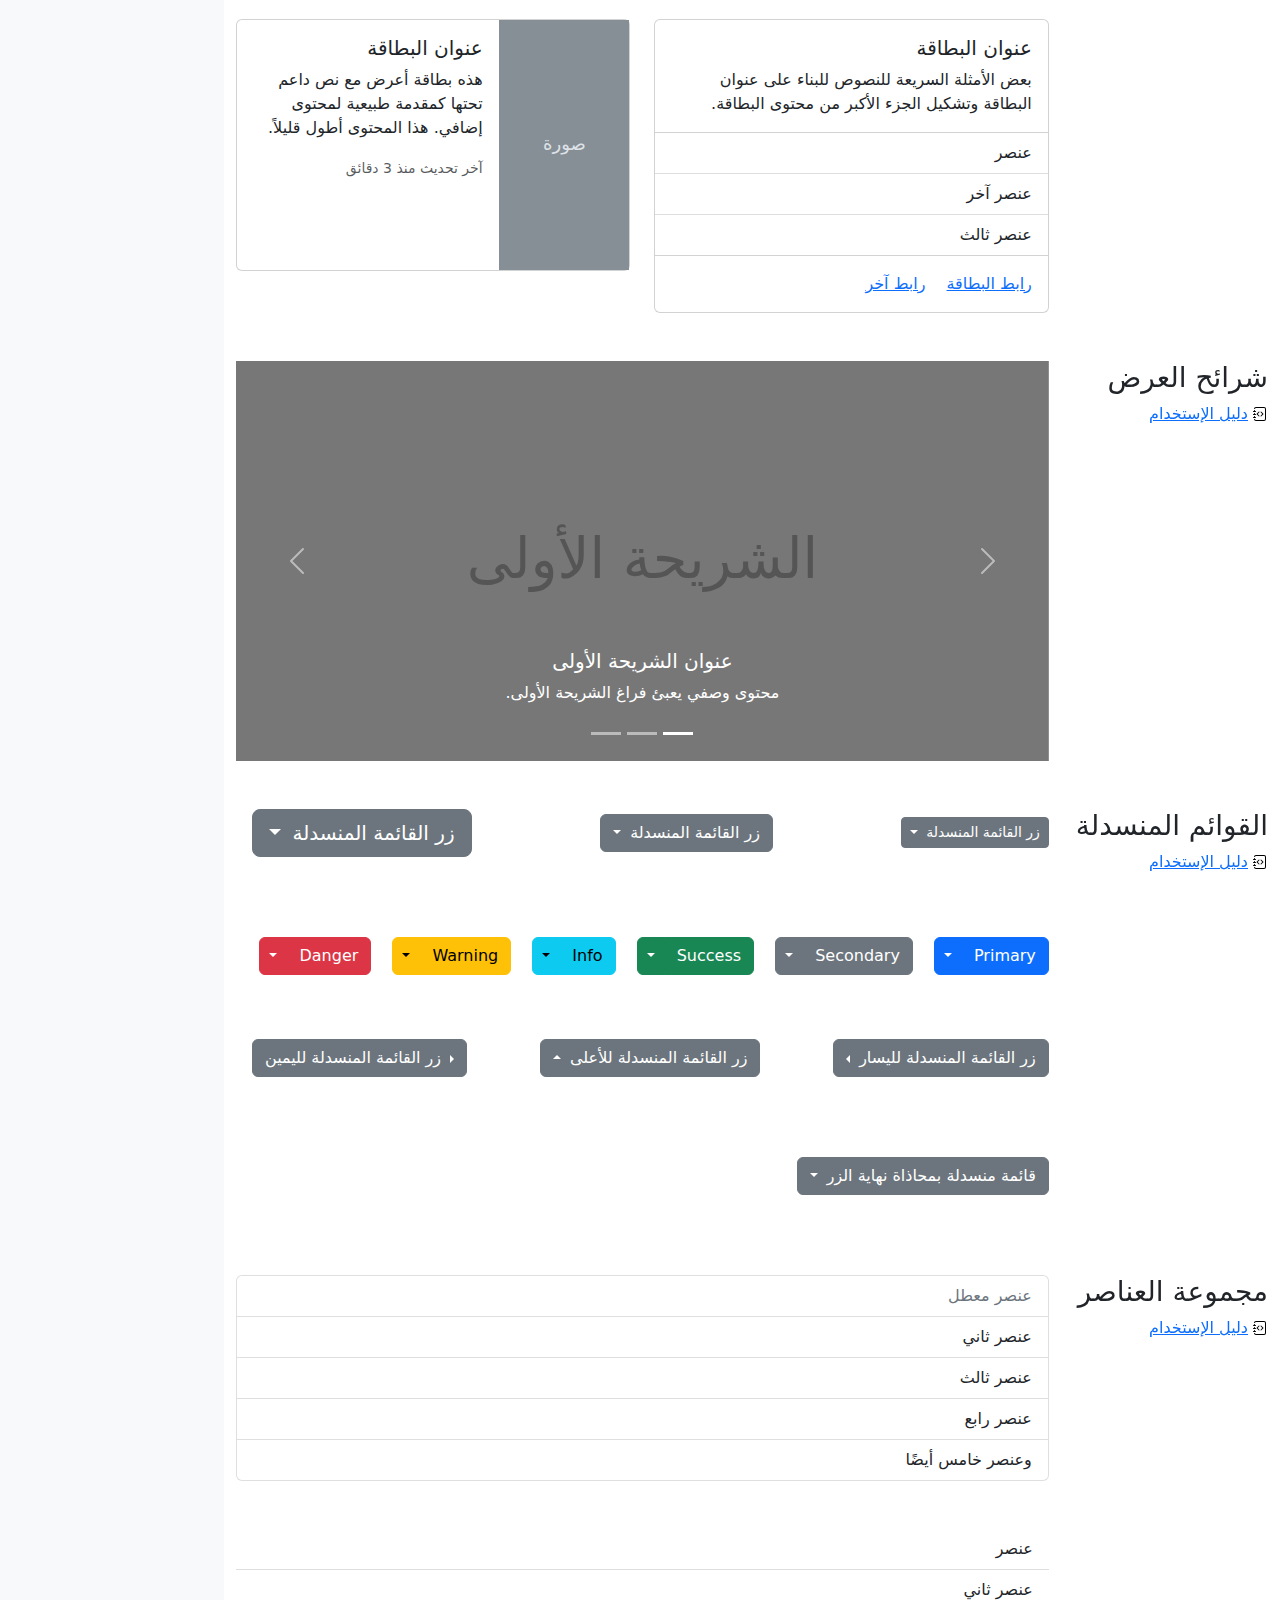
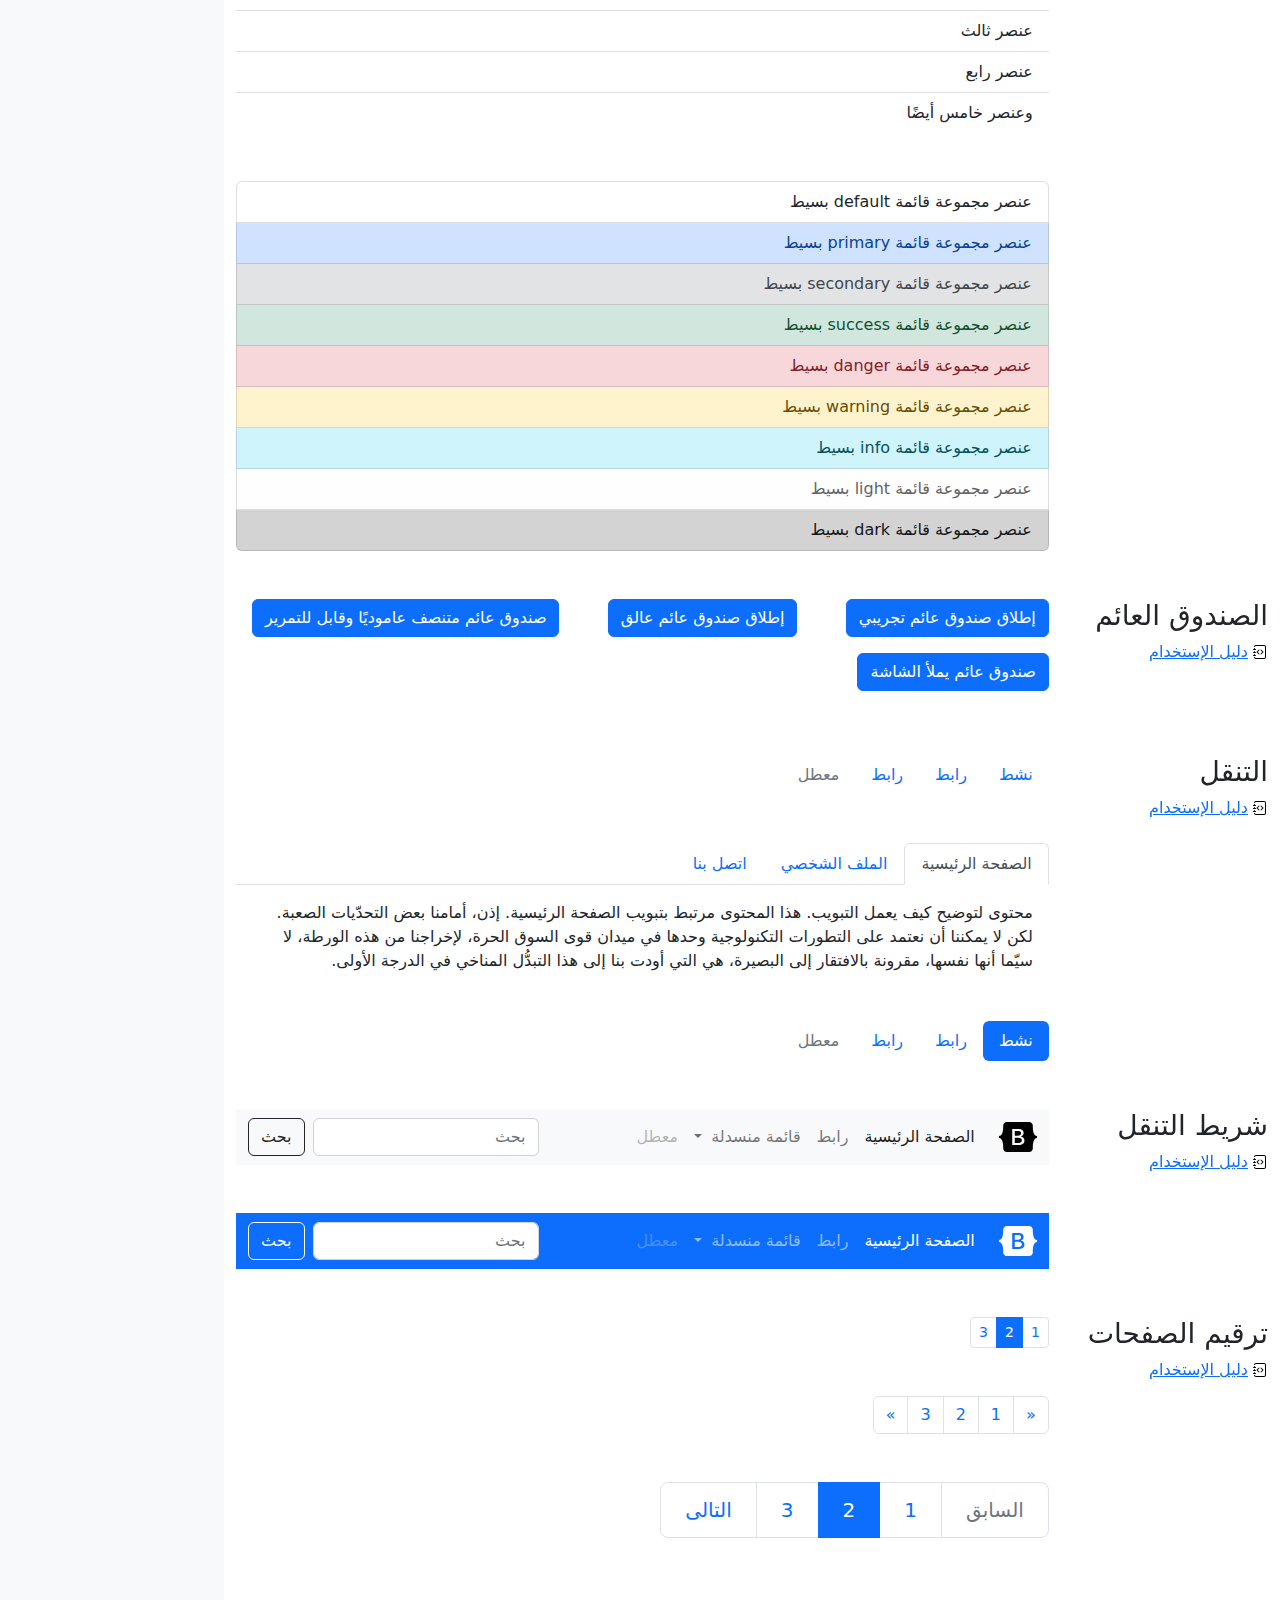
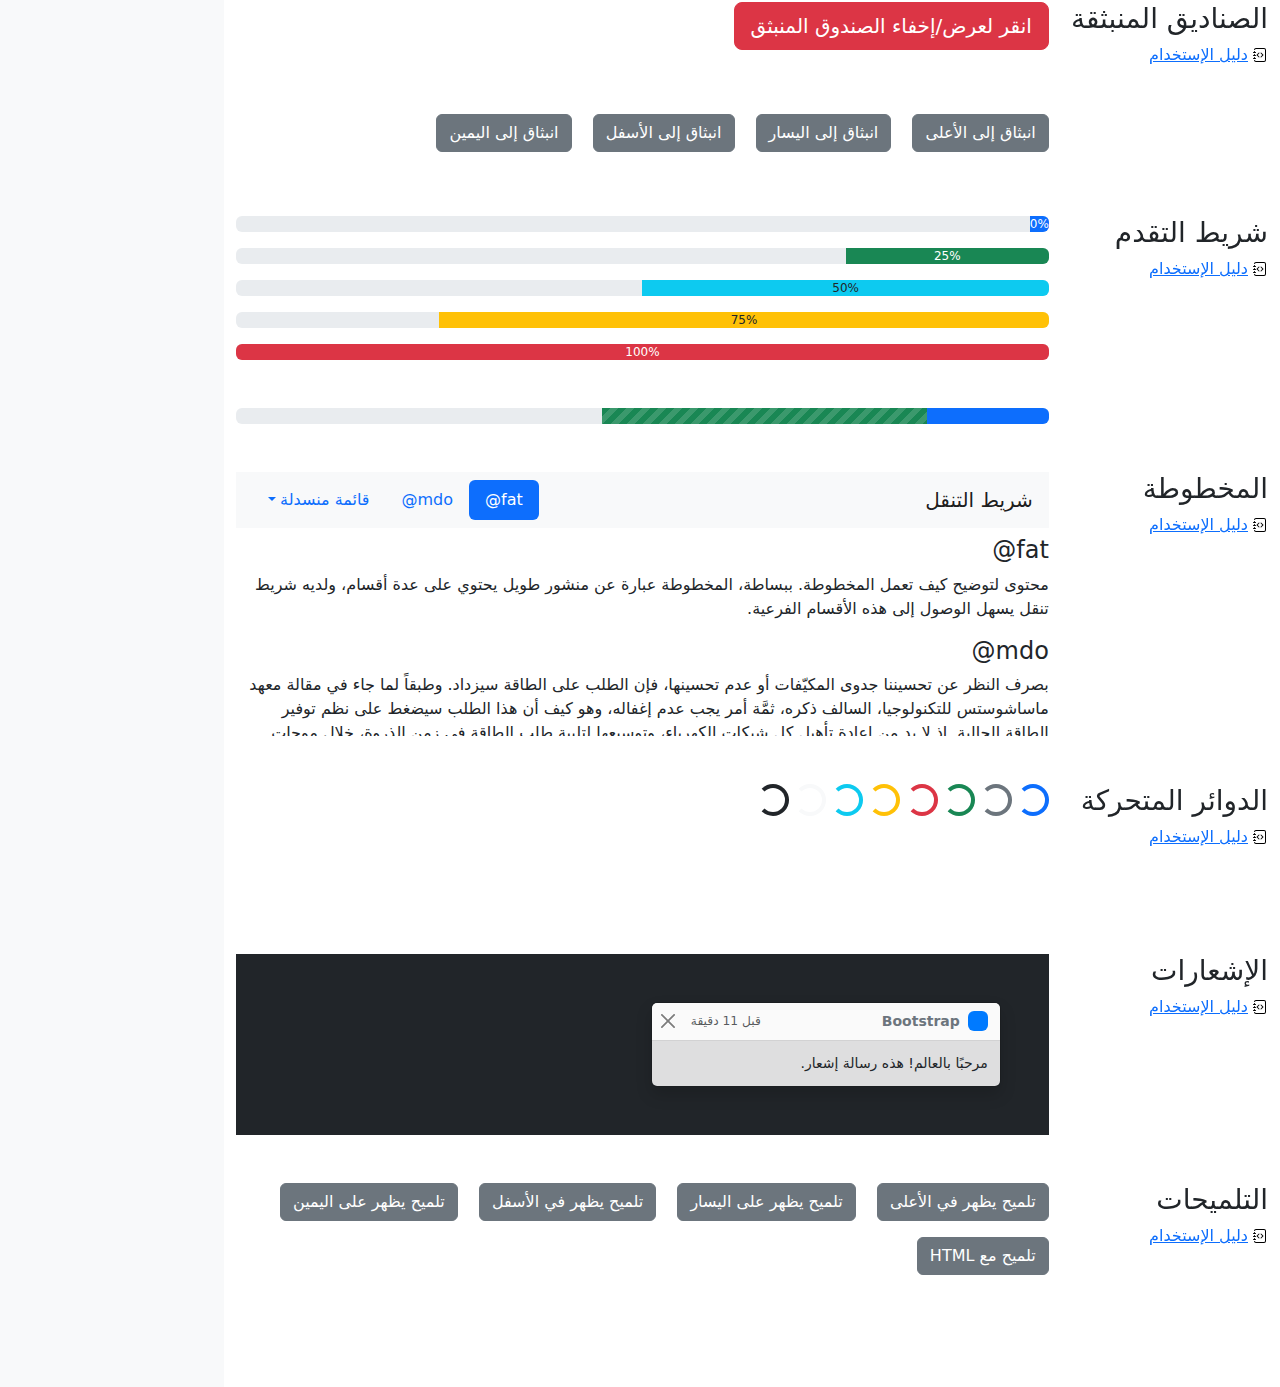
<file: Bootstrap Files/bootstrap-5.2.0-beta1-examples/bootstrap-5.2.0-beta1-examples/cheatsheet-rtl/index.html>
<!doctype html>
<html lang="ar" dir="rtl">
  <head>
    <meta charset="utf-8">
    <meta name="viewport" content="width=device-width, initial-scale=1">
    <meta name="description" content="">
    <meta name="author" content="Mark Otto, Jacob Thornton, and Bootstrap contributors">
    <meta name="generator" content="Hugo 0.98.0">
    <title>ورقة الغش · Bootstrap v5.2</title>

    <link rel="canonical" href="https://getbootstrap.com/docs/5.2/examples/cheatsheet-rtl/">

    

    

<link href="../assets/dist/css/bootstrap.rtl.min.css" rel="stylesheet">

    <style>
      .bd-placeholder-img {
        font-size: 1.125rem;
        text-anchor: middle;
        -webkit-user-select: none;
        -moz-user-select: none;
        user-select: none;
      }

      @media (min-width: 768px) {
        .bd-placeholder-img-lg {
          font-size: 3.5rem;
        }
      }

      .b-example-divider {
        height: 3rem;
        background-color: rgba(0, 0, 0, .1);
        border: solid rgba(0, 0, 0, .15);
        border-width: 1px 0;
        box-shadow: inset 0 .5em 1.5em rgba(0, 0, 0, .1), inset 0 .125em .5em rgba(0, 0, 0, .15);
      }

      .b-example-vr {
        flex-shrink: 0;
        width: 1.5rem;
        height: 100vh;
      }

      .bi {
        vertical-align: -.125em;
        fill: currentColor;
      }

      .nav-scroller {
        position: relative;
        z-index: 2;
        height: 2.75rem;
        overflow-y: hidden;
      }

      .nav-scroller .nav {
        display: flex;
        flex-wrap: nowrap;
        padding-bottom: 1rem;
        margin-top: -1px;
        overflow-x: auto;
        text-align: center;
        white-space: nowrap;
        -webkit-overflow-scrolling: touch;
      }
    </style>

    
    <!-- Custom styles for this template -->
    <link href="../cheatsheet/cheatsheet.rtl.css" rel="stylesheet">
  </head>
  <body class="bg-light">
    
<header class="bd-header bg-dark py-3 d-flex align-items-stretch border-bottom border-dark">
  <div class="container-fluid d-flex align-items-center">
    <h1 class="d-flex align-items-center fs-4 text-white mb-0">
      <img src="../assets/brand/bootstrap-logo-white.svg" width="38" height="30" class="me-3" alt="Bootstrap">
      ورقة الغش
    </h1>
    <a href="../examples/cheatsheet/" class="ms-auto link-light" hreflang="en">جدول بيانات LTR</a>
  </div>
</header>
<aside class="bd-aside sticky-xl-top text-muted align-self-start mb-3 mb-xl-5 px-2">
  <h2 class="h6 pt-4 pb-3 mb-4 border-bottom">على هذه الصفحة</h2>
  <nav class="small" id="toc">
    <ul class="list-unstyled">
      <li class="my-2">
        <button class="btn d-inline-flex align-items-center collapsed border-0" data-bs-toggle="collapse" aria-expanded="false" data-bs-target="#contents-collapse" aria-controls="contents-collapse">المحتوى</button>
        <ul class="list-unstyled ps-3 collapse" id="contents-collapse">
          <li><a class="d-inline-flex align-items-center rounded text-decoration-none" href="#typography">النصوص</a></li>
          <li><a class="d-inline-flex align-items-center rounded text-decoration-none" href="#images">الصور</a></li>
          <li><a class="d-inline-flex align-items-center rounded text-decoration-none" href="#tables">الجداول</a></li>
          <li><a class="d-inline-flex align-items-center rounded text-decoration-none" href="#figures">النماذج البيانية</a></li>
        </ul>
      </li>
      <li class="my-2">
        <button class="btn d-inline-flex align-items-center collapsed border-0" data-bs-toggle="collapse" aria-expanded="false" data-bs-target="#forms-collapse" aria-controls="forms-collapse">النماذج</button>
        <ul class="list-unstyled ps-3 collapse" id="forms-collapse">
          <li><a class="d-inline-flex align-items-center rounded text-decoration-none" href="#overview">نظرة عامة</a></li>
          <li><a class="d-inline-flex align-items-center rounded text-decoration-none" href="#disabled-forms">الحقول المعطلة</a></li>
          <li><a class="d-inline-flex align-items-center rounded text-decoration-none" href="#sizing">الأحجام</a></li>
          <li><a class="d-inline-flex align-items-center rounded text-decoration-none" href="#input-group">مجموعة الإدخال</a></li>
          <li><a class="d-inline-flex align-items-center rounded text-decoration-none" href="#floating-labels">الحقول ذوي العناوين العائمة</a></li>
          <li><a class="d-inline-flex align-items-center rounded text-decoration-none" href="#validation">التحقق</a></li>
        </ul>
      </li>
      <li class="my-2">
        <button class="btn d-inline-flex align-items-center collapsed border-0" data-bs-toggle="collapse" aria-expanded="false" data-bs-target="#components-collapse" aria-controls="components-collapse">مكونات</button>
        <ul class="list-unstyled ps-3 collapse" id="components-collapse">
          <li><a class="d-inline-flex align-items-center rounded text-decoration-none" href="#accordion">المطوية</a></li>
          <li><a class="d-inline-flex align-items-center rounded text-decoration-none" href="#alerts">الإنذارات</a></li>
          <li><a class="d-inline-flex align-items-center rounded text-decoration-none" href="#badge">الشارة</a></li>
          <li><a class="d-inline-flex align-items-center rounded text-decoration-none" href="#breadcrumb">مسار التنقل التفصيلي</a></li>
          <li><a class="d-inline-flex align-items-center rounded text-decoration-none" href="#buttons">الأزرار</a></li>
          <li><a class="d-inline-flex align-items-center rounded text-decoration-none" href="#button-group">مجموعة الأزرار</a></li>
          <li><a class="d-inline-flex align-items-center rounded text-decoration-none" href="#card">البطاقة</a></li>
          <li><a class="d-inline-flex align-items-center rounded text-decoration-none" href="#carousel">شرائح العرض</a></li>
          <li><a class="d-inline-flex align-items-center rounded text-decoration-none" href="#dropdowns">القوائم المنسدلة</a></li>
          <li><a class="d-inline-flex align-items-center rounded text-decoration-none" href="#list-group">مجموعة العناصر</a></li>
          <li><a class="d-inline-flex align-items-center rounded text-decoration-none" href="#modal">الصندوق العائم</a></li>
          <li><a class="d-inline-flex align-items-center rounded text-decoration-none" href="#navs">التنقل</a></li>
          <li><a class="d-inline-flex align-items-center rounded text-decoration-none" href="#navbar">شريط التنقل</a></li>
          <li><a class="d-inline-flex align-items-center rounded text-decoration-none" href="#pagination">ترقيم الصفحات</a></li>
          <li><a class="d-inline-flex align-items-center rounded text-decoration-none" href="#popovers">الصناديق المنبثقة</a></li>
          <li><a class="d-inline-flex align-items-center rounded text-decoration-none" href="#progress">شريط التقدم</a></li>
          <li><a class="d-inline-flex align-items-center rounded text-decoration-none" href="#scrollspy">المخطوطة</a></li>
          <li><a class="d-inline-flex align-items-center rounded text-decoration-none" href="#spinners">الدوائر المتحركة</a></li>
          <li><a class="d-inline-flex align-items-center rounded text-decoration-none" href="#toasts">الإشعارات</a></li>
          <li><a class="d-inline-flex align-items-center rounded text-decoration-none" href="#tooltips">التلميحات</a></li>
        </ul>
      </li>
    </ul>
  </nav>
</aside>
<div class="bd-cheatsheet container-fluid bg-body">
  <section id="content">
    <h2 class="sticky-xl-top fw-bold pt-3 pt-xl-5 pb-2 pb-xl-3">المحتوى</h2>

    <article class="my-3" id="typography">
      <div class="bd-heading sticky-xl-top align-self-start mt-5 mb-3 mt-xl-0 mb-xl-2">
        <h3>النصوص</h3>
        <a class="d-flex align-items-center" hreflang="en" href="../content/typography/">دليل الإستخدام</a>
      </div>

      <div>
        <div class="bd-example-snippet bd-code-snippet"><div class="bd-example">
        <p class="display-1">العرض 1</p>
        <p class="display-2">العرض 2</p>
        <p class="display-3">العرض 3</p>
        <p class="display-4">العرض 4</p>
        <p class="display-5">العرض 5</p>
        <p class="display-6">العرض 6</p>
        </div></div>


        <div class="bd-example-snippet bd-code-snippet"><div class="bd-example">
        <p class="h1">عنوان 1</p>
        <p class="h2">عنوان 2</p>
        <p class="h3">عنوان 3</p>
        <p class="h4">عنوان 4</p>
        <p class="h5">عنوان 5</p>
        <p class="h6">عنوان 6</p>
        </div></div>


        <div class="bd-example-snippet bd-code-snippet"><div class="bd-example">
        <p class="lead">
          هذه قطعة إملائية متميزة، فهي مصممة لتكون بارزة من بين القطع الإملائية الأخرى.
        </p>
        </div></div>


        <div class="bd-example-snippet bd-code-snippet"><div class="bd-example">
        <p>يمكنك استخدام تصنيف mark <mark>لتحديد</mark> نص.</p>
        <p><del>من المفترض أن يتم التعامل مع هذا السطر كنص محذوف.</del></p>
        <p><s>من المفترض أن يتم التعامل مع هذا السطر على أنه لم يعد دقيقًا.</s></p>
        <p><ins>من المفترض أن يتم التعامل مع هذا السطر كإضافة إلى المستند.</ins></p>
        <p><u>سيتم عرض النص في هذا السطر كما وتحته خط.</u></p>
        <p><small>من المفترض أن يتم التعامل مع هذا السطر على أنه يحوي تفاصيل صغيرة.</small></p>
        <p><strong>هذا السطر يحوي نص عريض.</strong></p>
        <p><em>هذا السطر يحوي نص مائل.</em></p>
        </div></div>


        <div class="bd-example-snippet bd-code-snippet"><div class="bd-example">
        <hr>
        </div></div>


        <div class="bd-example-snippet bd-code-snippet"><div class="bd-example">
        <blockquote class="blockquote">
          <p>إقتباس مبهر، موضوع في عنصر blockquote</p>
          <footer class="blockquote-footer">شخص مشهور في <cite title= "عنوان المصدر"> عنوان المصدر </cite></footer>
        </blockquote>
        </div></div>


        <div class="bd-example-snippet bd-code-snippet"><div class="bd-example">
        <ul class="list-unstyled">
          <li>هذه قائمة عناصر.</li>
          <li>بالرغم من أنها مصممة كي لا تظهر كذلك.</li>
          <li>إلا أنها مجهزة كـ قائمة خلف الكواليس</li>
          <li>هذا التصميم ينطبق فقد على القائمة الرئيسية</li>
          <li>القوائم الفرعية
            <ul>
              <li>لا تتأثر بهذا التصميم</li>
              <li>فهي تظهر عليها علامات الترقيم</li>
              <li>وتحتوي على مساحة فارغة بجوارها</li>
            </ul>
          </li>
          <li>قد يكون هذا التصميم مفيدًا في بعض الأحيان.</li>
        </ul>
        </div></div>


        <div class="bd-example-snippet bd-code-snippet"><div class="bd-example">
        <ul class="list-inline">
          <li class="list-inline-item">هذا عنصر في قائمة.</li>
          <li class="list-inline-item">وهذا أيضًا.</li>
          <li class="list-inline-item">لكنهم يظهرون متجاورين.</li>
        </ul>
        </div></div>

      </div>
    </article>
    <article class="my-3" id="images">
      <div class="bd-heading sticky-xl-top align-self-start mt-5 mb-3 mt-xl-0 mb-xl-2">
        <h3>الصور</h3>
        <a class="d-flex align-items-center" hreflang="en" href="../content/images/">دليل الإستخدام</a>
      </div>

      <div>
        <div class="bd-example-snippet bd-code-snippet"><div class="bd-example">
        <svg class="bd-placeholder-img bd-placeholder-img-lg img-fluid" width="100%" height="250" xmlns="http://www.w3.org/2000/svg" role="img" aria-label="Placeholder: صورة مستجيبة" preserveAspectRatio="xMidYMid slice" focusable="false"><title>Placeholder</title><rect width="100%" height="100%" fill="#868e96"/><text x="50%" y="50%" fill="#dee2e6" dy=".3em">صورة مستجيبة</text></svg>

        </div></div>


        <div class="bd-example-snippet bd-code-snippet"><div class="bd-example">
        <svg class="bd-placeholder-img img-thumbnail" width="200" height="200" xmlns="http://www.w3.org/2000/svg" role="img" aria-label="صورة عنصر نائب مربع عام مع حدود بيضاء حولها ، مما يجعلها تشبه صورة تم التقاطها بكاميرا فورية قديمة: 200x200" preserveAspectRatio="xMidYMid slice" focusable="false"><title>صورة عنصر نائب مربع عام مع حدود بيضاء حولها ، مما يجعلها تشبه صورة تم التقاطها بكاميرا فورية قديمة</title><rect width="100%" height="100%" fill="#868e96"/><text x="50%" y="50%" fill="#dee2e6" dy=".3em">200x200</text></svg>

        </div></div>

      </div>
    </article>
    <article class="my-3" id="tables">
      <div class="bd-heading sticky-xl-top align-self-start mt-5 mb-3 mt-xl-0 mb-xl-2">
        <h3>الجداول</h3>
        <a class="d-flex align-items-center" hreflang="en" href="../content/tables/">دليل الإستخدام</a>
      </div>

      <div>
        <div class="bd-example-snippet bd-code-snippet"><div class="bd-example">
        <table class="table table-striped">
          <thead>
          <tr>
            <th scope="col">#</th>
            <th scope="col">الاسم الاول</th>
            <th scope="col">الكنية</th>
            <th scope="col">الاسم المستعار</th>
          </tr>
          </thead>
          <tbody>
          <tr>
            <th scope="row">1</th>
            <td>Mark</td>
            <td>Otto</td>
            <td><bdo lang="en" dir="ltr">@mdo</bdo></td>
          </tr>
          <tr>
            <th scope="row">2</th>
            <td>Jacob</td>
            <td>Thornton</td>
            <td><bdo lang="en" dir="ltr">@fat</bdo></td>
          </tr>
          <tr>
            <th scope="row">3</th>
            <td colspan="2">Larry the Bird</td>
            <td><bdo lang="en" dir="ltr">@twitter</bdo></td>
          </tr>
          </tbody>
        </table>
        </div></div>


        <div class="bd-example-snippet bd-code-snippet"><div class="bd-example">
        <table class="table table-dark table-borderless">
          <thead>
          <tr>
            <th scope="col">#</th>
            <th scope="col">الاسم الاول</th>
            <th scope="col">الكنية</th>
            <th scope="col">الاسم المستعار</th>
          </tr>
          </thead>
          <tbody>
          <tr>
            <th scope="row">1</th>
            <td>Mark</td>
            <td>Otto</td>
            <td><bdo lang="en" dir="ltr">@mdo</bdo></td>
          </tr>
          <tr>
            <th scope="row">2</th>
            <td>Jacob</td>
            <td>Thornton</td>
            <td><bdo lang="en" dir="ltr">@fat</bdo></td>
          </tr>
          <tr>
            <th scope="row">3</th>
            <td colspan="2">Larry the Bird</td>
            <td><bdo lang="en" dir="ltr">@twitter</bdo></td>
          </tr>
          </tbody>
        </table>
        </div></div>


        <div class="bd-example-snippet bd-code-snippet"><div class="bd-example">
        <table class="table table-hover">
          <thead>
          <tr>
            <th scope="col">Class</th>
            <th scope="col">عنوان</th>
            <th scope="col">عنوان</th>
          </tr>
          </thead>
          <tbody>
          <tr>
            <th scope="row">Default</th>
            <td>خلية</td>
            <td>خلية</td>
          </tr>
          
          <tr class="table-primary">
            <th scope="row">Primary</th>
            <td>خلية</td>
            <td>خلية</td>
          </tr>
          <tr class="table-secondary">
            <th scope="row">Secondary</th>
            <td>خلية</td>
            <td>خلية</td>
          </tr>
          <tr class="table-success">
            <th scope="row">Success</th>
            <td>خلية</td>
            <td>خلية</td>
          </tr>
          <tr class="table-danger">
            <th scope="row">Danger</th>
            <td>خلية</td>
            <td>خلية</td>
          </tr>
          <tr class="table-warning">
            <th scope="row">Warning</th>
            <td>خلية</td>
            <td>خلية</td>
          </tr>
          <tr class="table-info">
            <th scope="row">Info</th>
            <td>خلية</td>
            <td>خلية</td>
          </tr>
          <tr class="table-light">
            <th scope="row">Light</th>
            <td>خلية</td>
            <td>خلية</td>
          </tr>
          <tr class="table-dark">
            <th scope="row">Dark</th>
            <td>خلية</td>
            <td>خلية</td>
          </tr>
          </tbody>
        </table>
        </div></div>


        <div class="bd-example-snippet bd-code-snippet"><div class="bd-example">
        <table class="table table-sm table-bordered">
          <thead>
          <tr>
            <th scope="col">#</th>
            <th scope="col">الاسم الاول</th>
            <th scope="col">الكنية</th>
            <th scope="col">الاسم المستعار</th>
          </tr>
          </thead>
          <tbody>
          <tr>
            <th scope="row">1</th>
            <td>Mark</td>
            <td>Otto</td>
            <td><bdo lang="en" dir="ltr">@mdo</bdo></td>
          </tr>
          <tr>
            <th scope="row">2</th>
            <td>Jacob</td>
            <td>Thornton</td>
            <td><bdo lang="en" dir="ltr">@fat</bdo></td>
          </tr>
          <tr>
            <th scope="row">3</th>
            <td colspan="2">Larry the Bird</td>
            <td><bdo lang="en" dir="ltr">@twitter</bdo></td>
          </tr>
          </tbody>
        </table>
        </div></div>

      </div>
    </article>
    <article class="my-3" id="figures">
      <div class="bd-heading sticky-xl-top align-self-start mt-5 mb-3 mt-xl-0 mb-xl-2">
        <h3>النماذج البيانية</h3>
        <a class="d-flex align-items-center" hreflang="en" href="../content/figures/">دليل الإستخدام</a>
      </div>

      <div>
        <div class="bd-example-snippet bd-code-snippet"><div class="bd-example">
        <figure class="figure">
          <svg class="bd-placeholder-img figure-img img-fluid rounded" width="400" height="300" xmlns="http://www.w3.org/2000/svg" role="img" aria-label="Placeholder: 400x300" preserveAspectRatio="xMidYMid slice" focusable="false"><title>Placeholder</title><rect width="100%" height="100%" fill="#868e96"/><text x="50%" y="50%" fill="#dee2e6" dy=".3em">400x300</text></svg>

          <figcaption class="figure-caption">شرح للصورة أعلاه.</figcaption>
        </figure>
        </div></div>

      </div>
    </article>
  </section>

  <section id="forms">
    <h2 class="sticky-xl-top fw-bold pt-3 pt-xl-5 pb-2 pb-xl-3">النماذج</h2>

    <article class="my-3" id="overview">
      <div class="bd-heading sticky-xl-top align-self-start mt-5 mb-3 mt-xl-0 mb-xl-2">
        <h3>نظرة عامة</h3>
        <a class="d-flex align-items-center" hreflang="en" href="../forms/overview/">دليل الإستخدام</a>
      </div>

      <div>
        <div class="bd-example-snippet bd-code-snippet"><div class="bd-example">
        <form>
          <div class="mb-3">
            <label for="exampleInputEmail1" class="form-label">البريد الإلكتروني</label>
            <input type="email" class="form-control" id="exampleInputEmail1" aria-describedby="emailHelp">
            <div id="emailHelp" class="form-text">لن نقوم بمشاركة بريدك الإلكتروني مع أي شخص آخر.</div>
          </div>
          <div class="mb-3">
            <label for="exampleInputPassword1" class="form-label">كلمة السر</label>
            <input type="password" class="form-control" id="exampleInputPassword1">
          </div>
          <div class="mb-3 form-check">
            <input type="checkbox" class="form-check-input" id="exampleCheck1">
            <label class="form-check-label" for="exampleCheck1">اخترني</label>
          </div>
          <fieldset class="mb-3">
            <legend>أزرار الاختيار الأحادي</legend>
            <div class="form-check">
              <input type="radio" name="radios" class="form-check-input" id="exampleRadio1" checked>
              <label class="form-check-label" for="exampleRadio1">الخيار الافتراضي</label>
            </div>
            <div class="mb-3 form-check">
              <input type="radio" name="radios" class="form-check-input" id="exampleRadio2">
              <label class="form-check-label" for="exampleRadio2">خيار آخر</label>
            </div>
          </fieldset>
          <div class="mb-3">
            <label class="form-label" for="customFile">رفع</label>
            <input type="file" class="form-control" id="customFile">
          </div>
          <div class="mb-3 form-check form-switch">
            <input class="form-check-input" type="checkbox" role="switch" id="flexSwitchCheckChecked" checked>
            <label class="form-check-label" for="flexSwitchCheckChecked">زر على شكل مفتاح اختيار.</label>
          </div>
          <div class="mb-3">
            <label for="customRange3" class="form-label">مثال على حقل اختيار نطاقي</label>
            <input type="range" class="form-range" min="0" max="5" step="0.5" id="customRange3">
          </div>
          <button type="submit" class="btn btn-primary">إرسال</button>
        </form>
        </div></div>

      </div>
    </article>
    <article class="my-3" id="disabled-forms">
      <div class="bd-heading sticky-xl-top align-self-start mt-5 mb-3 mt-xl-0 mb-xl-2">
        <h3>الحقول المعطلة</h3>
        <a class="d-flex align-items-center" hreflang="en" href="../forms/overview/#disabled-forms">دليل الإستخدام</a>
      </div>

      <div>
        <div class="bd-example-snippet bd-code-snippet"><div class="bd-example">
        <form>
          <fieldset disabled aria-label="مثال على مجموعة الحقول المعطلة">
            <div class="mb-3">
              <label for="disabledTextInput" class="form-label">حقل إدخال معطل</label>
              <input type="text" id="disabledTextInput" class="form-control" placeholder="حقل إدخال معطل">
            </div>
            <div class="mb-3">
              <label for="disabledSelect" class="form-label">قائمة اختيار معطلة</label>
              <select id="disabledSelect" class="form-select">
                <option>خيار معطل</option>
              </select>
            </div>
            <div class="mb-3">
              <div class="form-check">
                <input class="form-check-input" type="checkbox" id="disabledFieldsetCheck" disabled>
                <label class="form-check-label" for="disabledFieldsetCheck">
                  زر اختيار معطل
                </label>
              </div>
            </div>
            <fieldset class="mb-3">
              <legend>أزرار اختيار أحادي معطلين</legend>
              <div class="form-check">
                <input type="radio" name="radios" class="form-check-input" id="disabledRadio1" disabled>
                <label class="form-check-label" for="disabledRadio1">خيار معطل</label>
              </div>
              <div class="mb-3 form-check">
                <input type="radio" name="radios" class="form-check-input" id="disabledRadio2" disabled>
                <label class="form-check-label" for="disabledRadio2">خيار آخر معطل</label>
              </div>
            </fieldset>
            <div class="mb-3">
              <label class="form-label" for="disabledCustomFile">رفع معطل</label>
              <input type="file" class="form-control" id="disabledCustomFile" disabled>
            </div>
            <div class="mb-3 form-check form-switch">
              <input class="form-check-input" type="checkbox" role="switch" id="disabledSwitchCheckChecked" checked disabled>
              <label class="form-check-label" for="disabledSwitchCheckChecked">زر معطل على شكل مفتاح اختيار.</label>
            </div>
            <div class="mb-3">
              <label for="disabledRange" class="form-label">حقل اختيار نطاقي معطل</label>
              <input type="range" class="form-range" min="0" max="5" step="0.5" id="disabledRange">
            </div>
            <button type="submit" class="btn btn-primary">إرسال</button>
          </fieldset>
        </form>
        </div></div>

      </div>
    </article>
    <article class="my-3" id="sizing">
      <div class="bd-heading sticky-xl-top align-self-start mt-5 mb-3 mt-xl-0 mb-xl-2">
        <h3>الأحجام</h3>
        <a class="d-flex align-items-center" hreflang="en" href="../forms/form-control/#sizing">دليل الإستخدام</a>
      </div>

      <div>
        <div class="bd-example-snippet bd-code-snippet"><div class="bd-example">
        <div class="mb-3">
          <input class="form-control form-control-lg" type="text" placeholder="حقل إدخال كبير" aria-label=".form-control-lg مثال">
        </div>
        <div class="mb-3">
          <select class="form-select form-select-lg mb-3" aria-label=".form-select-lg مثال">
            <option selected>افتح قائمة الاختيار هذه</option>
            <option value="1">واحد</option>
            <option value="2">اثنان</option>
            <option value="3">ثلاثة</option>
          </select>
        </div>
        <div class="mb-3">
          <input type="file" class="form-control form-control-lg" aria-label="مثال على إدخال ملف كبير">
        </div>
        </div></div>


        <div class="bd-example-snippet bd-code-snippet"><div class="bd-example">
        <div class="mb-3">
          <input class="form-control form-control-sm" type="text" placeholder="حقل إدخال صغير" aria-label=".form-control-sm مثال">
        </div>
        <div class="mb-3">
          <select class="form-select form-select-sm" aria-label=".form-select-sm مثال">
            <option selected>افتح قائمة الاختيار هذه</option>
            <option value="1">واحد</option>
            <option value="2">اثنان</option>
            <option value="3">ثلاثة</option>
          </select>
        </div>
        <div class="mb-3">
          <input type="file" class="form-control form-control-sm" aria-label="مثال على إدخال ملف صغير">
        </div>
        </div></div>

      </div>
    </article>
    <article class="my-3" id="input-group">
      <div class="bd-heading sticky-xl-top align-self-start mt-5 mb-3 mt-xl-0 mb-xl-2">
        <h3>مجموعة الإدخال</h3>
        <a class="d-flex align-items-center" hreflang="en" href="../forms/input-group/">دليل الإستخدام</a>
      </div>

      <div>
        <div class="bd-example-snippet bd-code-snippet"><div class="bd-example">
        <div class="input-group mb-3">
          <span class="input-group-text" id="basic-addon1">أنا اسمي</span>
          <input type="text" class="form-control" placeholder="فلان الفلاني" aria-label="الاسم" aria-describedby="basic-addon1">
        </div>
        <div class="input-group mb-3">
          <input type="text" class="form-control" placeholder="أنا أحب الكعك والقهوة" aria-label="الطعام المفضل" aria-describedby="basic-addon2">
          <span class="input-group-text" id="basic-addon2">وغيرها</span>
        </div>
        <label for="basic-url" class="form-label">عنوان حسابك الشخصي</label>
        <div class="input-group mb-3">
          <input type="text" class="form-control" id="basic-url" aria-describedby="basic-addon3">
          <span class="input-group-text" id="basic-addon3"><bdo lang="en" dir="ltr">https://example.com/users/</bdo></span>
        </div>
        <div class="input-group mb-3">
          <span class="input-group-text"><bdo lang="en" dir="ltr">.00</bdo></span>
          <input type="text" class="form-control" aria-label="المبلغ (لأقرب دولار)">
          <span class="input-group-text">$</span>
        </div>
        <div class="input-group">
          <span class="input-group-text">مع textarea</span>
          <textarea class="form-control" aria-label="مع textarea"></textarea>
        </div>
        </div></div>

      </div>
    </article>
    <article class="my-3" id="floating-labels">
      <div class="bd-heading sticky-xl-top align-self-start mt-5 mb-3 mt-xl-0 mb-xl-2">
        <h3>الحقول ذوي العناوين العائمة</h3>
        <a class="d-flex align-items-center" href="../forms/floating-labels/">دليل الإستخدام</a>
      </div>

      <div>
        <div class="bd-example-snippet bd-code-snippet"><div class="bd-example">
        <form>
          <div class="form-floating mb-3">
            <input type="email" class="form-control" id="floatingInput" placeholder="name@example.com">
            <label for="floatingInput">البريد الالكتروني</label>
          </div>
          <div class="form-floating">
            <input type="password" class="form-control" id="floatingPassword" placeholder="كلمة السر">
            <label for="floatingPassword">كلمة السر</label>
          </div>
        </form>
        </div></div>

      </div>
    </article>
    <article class="my-3" id="validation">
      <div class="bd-heading sticky-xl-top align-self-start mt-5 mb-3 mt-xl-0 mb-xl-2">
        <h3>التحقق</h3>
        <a class="d-flex align-items-center" hreflang="en" href="../forms/validation/">دليل الإستخدام</a>
      </div>

      <div>
        <div class="bd-example-snippet bd-code-snippet"><div class="bd-example">
        <form class="row g-3">
          <div class="col-md-4">
            <label for="validationServer01" class="form-label">الاسم الاول</label>
            <input type="text" class="form-control is-valid" id="validationServer01" value="Mark" required>
            <div class="valid-feedback">
              يبدو صحيحًا!
            </div>
          </div>
          <div class="col-md-4">
            <label for="validationServer02" class="form-label">الكنية</label>
            <input type="text" class="form-control is-valid" id="validationServer02" value="Otto" required>
            <div class="valid-feedback">
              يبدو صحيحًا!
            </div>
          </div>
          <div class="col-md-4">
            <label for="validationServerUsername" class="form-label">اسم المستخدم</label>
            <div class="input-group has-validation">
              <input type="text" class="form-control is-invalid" id="validationServerUsername" aria-describedby="inputGroupPrepend3" required>
              <span class="input-group-text" id="inputGroupPrepend3">@</span>
              <div class="invalid-feedback">
                يرجى اختيار اسم مستخدم.
              </div>
            </div>
          </div>
          <div class="col-md-6">
            <label for="validationServer03" class="form-label">مدينة</label>
            <input type="text" class="form-control is-invalid" id="validationServer03" required>
            <div class="invalid-feedback">
              يرجى إدخال مدينة صحيحة.
            </div>
          </div>
          <div class="col-md-3">
            <label for="validationServer04" class="form-label">حالة</label>
            <select class="form-select is-invalid" id="validationServer04" required>
              <option selected disabled value="">اختر...</option>
              <option>...</option>
            </select>
            <div class="invalid-feedback">
              يرجى اختيار ولاية صحيحة.
            </div>
          </div>
          <div class="col-md-3">
            <label for="validationServer05" class="form-label">الرمز البريدي</label>
            <input type="text" class="form-control is-invalid" id="validationServer05" required>
            <div class="invalid-feedback">
              يرجى إدخال رمز بريدي صحيح.
            </div>
          </div>
          <div class="col-12">
            <div class="form-check">
              <input class="form-check-input is-invalid" type="checkbox" value="" id="invalidCheck3" required>
              <label class="form-check-label" for="invalidCheck3">
                أوافق على الشروط والأحكام
              </label>
              <div class="invalid-feedback">
                تجب الموافقة قبل إرسال النموذج.
              </div>
            </div>
          </div>
          <div class="col-12">
            <button class="btn btn-primary" type="submit">إرسال النموذج</button>
          </div>
        </form>
        </div></div>

      </div>
    </article>
  </section>

  <section id="components">
    <h2 class="sticky-xl-top fw-bold pt-3 pt-xl-5 pb-2 pb-xl-3">العناصر</h2>

    <article class="my-3" id="accordion">
      <div class="bd-heading sticky-xl-top align-self-start mt-5 mb-3 mt-xl-0 mb-xl-2">
        <h3>المطوية</h3>
        <a class="d-flex align-items-center" hreflang="en" href="../components/accordion/">دليل الإستخدام</a>
      </div>

      <div>
        <div class="bd-example-snippet bd-code-snippet"><div class="bd-example">
        <div class="accordion" id="accordionExample">
          <div class="accordion-item">
            <h4 class="accordion-header" id="headingOne">
              <button class="accordion-button" type="button" data-bs-toggle="collapse" data-bs-target="#collapseOne" aria-expanded="true" aria-controls="collapseOne">
                عنصر المطوية الأول
              </button>
            </h4>
            <div id="collapseOne" class="accordion-collapse collapse show" aria-labelledby="headingOne" data-bs-parent="#accordionExample">
              <div class="accordion-body">
                <strong>هذا هو محتوى عنصر المطوية الأول.</strong> سيكون المحتوى مخفيًا بشكل إفتراضي حتى يقوم Bootstrap بإضافة الكلاسات اللازمة لكل عنصر في المطوية. هذه الكلاسات تتحكم بالمظهر العام ووتتحكم أيضا بإظهار وإخفاء أقسام المطوية عبر حركات CSS الإنتقالية. يمكنك تعديل أي من هذه عبر كلاسات CSS خاصة بك، او عبر تغيير القيم الإفتراضية المقدمة من Bootstrap. من الجدير بالذكر أنه يمكن وضع أي كود HTML هنا، ولكن الحركة الإنتقالية قد تحد من الoverflow.
              </div>
            </div>
          </div>
          <div class="accordion-item">
            <h4 class="accordion-header" id="headingTwo">
              <button class="accordion-button collapsed" type="button" data-bs-toggle="collapse" data-bs-target="#collapseTwo" aria-expanded="false" aria-controls="collapseTwo">
                عنصر المطوية الثاني
              </button>
            </h4>
            <div id="collapseTwo" class="accordion-collapse collapse" aria-labelledby="headingTwo" data-bs-parent="#accordionExample">
              <div class="accordion-body">
                <strong>هذا هو محتوى عنصر المطوية الثاني.</strong> سيكون المحتوى مخفيًا بشكل إفتراضي حتى يقوم Bootstrap بإضافة الكلاسات اللازمة لكل عنصر في المطوية. هذه الكلاسات تتحكم بالمظهر العام ووتتحكم أيضا بإظهار وإخفاء أقسام المطوية عبر حركات CSS الإنتقالية. يمكنك تعديل أي من هذه عبر كلاسات CSS خاصة بك، او عبر تغيير القيم الإفتراضية المقدمة من Bootstrap. من الجدير بالذكر أنه يمكن وضع أي كود HTML هنا، ولكن الحركة الإنتقالية قد تحد من الoverflow.
              </div>
            </div>
          </div>
          <div class="accordion-item">
            <h4 class="accordion-header" id="headingThree">
              <button class="accordion-button collapsed" type="button" data-bs-toggle="collapse" data-bs-target="#collapseThree" aria-expanded="false" aria-controls="collapseThree">
                عنصر المطوية الثالث
              </button>
            </h4>
            <div id="collapseThree" class="accordion-collapse collapse" aria-labelledby="headingThree" data-bs-parent="#accordionExample">
              <div class="accordion-body">
                <strong>هذا هو محتوى عنصر المطوية الثالث.</strong> سيكون المحتوى مخفيًا بشكل إفتراضي حتى يقوم Bootstrap بإضافة الكلاسات اللازمة لكل عنصر في المطوية. هذه الكلاسات تتحكم بالمظهر العام ووتتحكم أيضا بإظهار وإخفاء أقسام المطوية عبر حركات CSS الإنتقالية. يمكنك تعديل أي من هذه عبر كلاسات CSS خاصة بك، او عبر تغيير القيم الإفتراضية المقدمة من Bootstrap. من الجدير بالذكر أنه يمكن وضع أي كود HTML هنا، ولكن الحركة الإنتقالية قد تحد من الoverflow.
              </div>
            </div>
          </div>
        </div>
        </div></div>

      </div>
    </article>
    <article class="my-3" id="alerts">
      <div class="bd-heading sticky-xl-top align-self-start mt-5 mb-3 mt-xl-0 mb-xl-2">
        <h3>الإنذارات</h3>
        <a class="d-flex align-items-center" hreflang="en" href="../components/alerts/">دليل الإستخدام</a>
      </div>

      <div>
        <div class="bd-example-snippet bd-code-snippet"><div class="bd-example">
        
        <div class="alert alert-primary alert-dismissible fade show" role="alert">
          تنبيه primary بسيط مع <a href="#" class="alert-link">رابط مثال</a>. أعطها نقرة إذا أردت.
          <button type="button" class="btn-close" data-bs-dismiss="alert" aria-label="قريب"></button>
        </div>
        <div class="alert alert-secondary alert-dismissible fade show" role="alert">
          تنبيه secondary بسيط مع <a href="#" class="alert-link">رابط مثال</a>. أعطها نقرة إذا أردت.
          <button type="button" class="btn-close" data-bs-dismiss="alert" aria-label="قريب"></button>
        </div>
        <div class="alert alert-success alert-dismissible fade show" role="alert">
          تنبيه success بسيط مع <a href="#" class="alert-link">رابط مثال</a>. أعطها نقرة إذا أردت.
          <button type="button" class="btn-close" data-bs-dismiss="alert" aria-label="قريب"></button>
        </div>
        <div class="alert alert-danger alert-dismissible fade show" role="alert">
          تنبيه danger بسيط مع <a href="#" class="alert-link">رابط مثال</a>. أعطها نقرة إذا أردت.
          <button type="button" class="btn-close" data-bs-dismiss="alert" aria-label="قريب"></button>
        </div>
        <div class="alert alert-warning alert-dismissible fade show" role="alert">
          تنبيه warning بسيط مع <a href="#" class="alert-link">رابط مثال</a>. أعطها نقرة إذا أردت.
          <button type="button" class="btn-close" data-bs-dismiss="alert" aria-label="قريب"></button>
        </div>
        <div class="alert alert-info alert-dismissible fade show" role="alert">
          تنبيه info بسيط مع <a href="#" class="alert-link">رابط مثال</a>. أعطها نقرة إذا أردت.
          <button type="button" class="btn-close" data-bs-dismiss="alert" aria-label="قريب"></button>
        </div>
        <div class="alert alert-light alert-dismissible fade show" role="alert">
          تنبيه light بسيط مع <a href="#" class="alert-link">رابط مثال</a>. أعطها نقرة إذا أردت.
          <button type="button" class="btn-close" data-bs-dismiss="alert" aria-label="قريب"></button>
        </div>
        <div class="alert alert-dark alert-dismissible fade show" role="alert">
          تنبيه dark بسيط مع <a href="#" class="alert-link">رابط مثال</a>. أعطها نقرة إذا أردت.
          <button type="button" class="btn-close" data-bs-dismiss="alert" aria-label="قريب"></button>
        </div>
        </div></div>


        <div class="bd-example-snippet bd-code-snippet"><div class="bd-example">
        <div class="alert alert-success" role="alert">
          <h4 class="alert-heading">أحسنت!</h4>
          <p>لقد نجحت في قراءة رسالة التنبيه المهمة هذه. سيتم تشغيل نص المثال هذا لفترة أطول قليلاً حتى تتمكن من رؤية كيفية عمل التباعد داخل التنبيه مع هذا النوع من المحتوى.</p>
          <hr>
          <p class="mb-0">كلما احتجت إلى ذلك ، تأكد من استخدام أدوات الهامش للحفاظ على الأشياء لطيفة ومرتبة.</p>
        </div>
        </div></div>

      </div>
    </article>
    <article class="my-3" id="badge">
      <div class="bd-heading sticky-xl-top align-self-start mt-5 mb-3 mt-xl-0 mb-xl-2">
        <h3>الشارة</h3>
        <a class="d-flex align-items-center" hreflang="en" href="../components/badge/">دليل الإستخدام</a>
      </div>

      <div>
        <div class="bd-example-snippet bd-code-snippet"><div class="bd-example">
        <p class="h1">مثال على عنوان <span class="badge bg-primary">جديد</span></p>
        <p class="h2">مثال على عنوان <span class="badge bg-secondary">جديد</span></p>
        <p class="h3">مثال على عنوان <span class="badge bg-success">جديد</span></p>
        <p class="h4">مثال على عنوان <span class="badge bg-danger">جديد</span></p>
        <p class="h5">مثال على عنوان <span class="badge bg-warning text-dark">جديد</span></p>
        <p class="h6">مثال على عنوان <span class="badge bg-info text-dark">جديد</span></p>
        <p class="h6">مثال على عنوان <span class="badge bg-light text-dark">جديد</span></p>
        <p class="h6">مثال على عنوان <span class="badge bg-dark">جديد</span></p>
        </div></div>


        <div class="bd-example-snippet bd-code-snippet"><div class="bd-example">
        
        <span class="badge rounded-pill bg-primary">Primary</span>
        <span class="badge rounded-pill bg-secondary">Secondary</span>
        <span class="badge rounded-pill bg-success">Success</span>
        <span class="badge rounded-pill bg-danger">Danger</span>
        <span class="badge rounded-pill bg-warning text-dark">Warning</span>
        <span class="badge rounded-pill bg-info text-dark">Info</span>
        <span class="badge rounded-pill bg-light text-dark">Light</span>
        <span class="badge rounded-pill bg-dark">Dark</span>
        </div></div>

      </div>
    </article>
    <article class="my-3" id="breadcrumb">
      <div class="bd-heading sticky-xl-top align-self-start mt-5 mb-3 mt-xl-0 mb-xl-2">
        <h3>مسار التنقل التفصيلي (فتات الخبز)</h3>
        <a class="d-flex align-items-center" hreflang="en" href="../components/breadcrumb/">دليل الإستخدام</a>
      </div>

      <div>
        <div class="bd-example-snippet bd-code-snippet"><div class="bd-example">
        <nav aria-label="فتات الخبز">
          <ol class="breadcrumb">
            <li class="breadcrumb-item"><a href="#">الصفحة الرئيسية</a></li>
            <li class="breadcrumb-item"><a href="#">المكتبة</a></li>
            <li class="breadcrumb-item active" aria-current="page">البيانات</li>
          </ol>
        </nav>
        </div></div>

      </div>
    </article>
    <article class="my-3" id="buttons">
      <div class="bd-heading sticky-xl-top align-self-start mt-5 mb-3 mt-xl-0 mb-xl-2">
        <h3>الأزرار</h3>
        <a class="d-flex align-items-center" hreflang="en" href="../components/buttons/">دليل الإستخدام</a>
      </div>

      <div>
        <div class="bd-example-snippet bd-code-snippet"><div class="bd-example">
        
        <button type="button" class="btn btn-primary">Primary</button>
        <button type="button" class="btn btn-secondary">Secondary</button>
        <button type="button" class="btn btn-success">Success</button>
        <button type="button" class="btn btn-danger">Danger</button>
        <button type="button" class="btn btn-warning">Warning</button>
        <button type="button" class="btn btn-info">Info</button>
        <button type="button" class="btn btn-light">Light</button>
        <button type="button" class="btn btn-dark">Dark</button>

        <button type="button" class="btn btn-link">رابط</button>
        </div></div>


        <div class="bd-example-snippet bd-code-snippet"><div class="bd-example">
        
        <button type="button" class="btn btn-outline-primary">Primary</button>
        <button type="button" class="btn btn-outline-secondary">Secondary</button>
        <button type="button" class="btn btn-outline-success">Success</button>
        <button type="button" class="btn btn-outline-danger">Danger</button>
        <button type="button" class="btn btn-outline-warning">Warning</button>
        <button type="button" class="btn btn-outline-info">Info</button>
        <button type="button" class="btn btn-outline-light">Light</button>
        <button type="button" class="btn btn-outline-dark">Dark</button>
        </div></div>


        <div class="bd-example-snippet bd-code-snippet"><div class="bd-example">
        <button type="button" class="btn btn-primary btn-sm">زر صغير</button>
        <button type="button" class="btn btn-primary">زر قياسي</button>
        <button type="button" class="btn btn-primary btn-lg">زر كبير</button>
        </div></div>

      </div>
    </article>
    <article class="my-3" id="button-group">
      <div class="bd-heading sticky-xl-top align-self-start mt-5 mb-3 mt-xl-0 mb-xl-2">
        <h3>مجموعة الأزرار</h3>
        <a class="d-flex align-items-center" hreflang="en" href="../components/button-group/">دليل الإستخدام</a>
      </div>

      <div>
        <div class="bd-example-snippet bd-code-snippet"><div class="bd-example">
        <div class="btn-toolbar" role="toolbar" aria-label="شريط أدوات مع مجموعات أزرار">
          <div class="btn-group me-2" role="group" aria-label="المجموعة الأولى">
            <button type="button" class="btn btn-secondary">1</button>
            <button type="button" class="btn btn-secondary">2</button>
            <button type="button" class="btn btn-secondary">3</button>
            <button type="button" class="btn btn-secondary">4</button>
          </div>
          <div class="btn-group me-2" role="group" aria-label="المجموعة الثانية">
            <button type="button" class="btn btn-secondary">5</button>
            <button type="button" class="btn btn-secondary">6</button>
            <button type="button" class="btn btn-secondary">7</button>
          </div>
          <div class="btn-group" role="group" aria-label="المجموعة الثالثة">
            <button type="button" class="btn btn-secondary">8</button>
          </div>
        </div>
        </div></div>

      </div>
    </article>
    <article class="my-3" id="card">
      <div class="bd-heading sticky-xl-top align-self-start mt-5 mb-3 mt-xl-0 mb-xl-2">
        <h3>البطاقة</h3>
        <a class="d-flex align-items-center" hreflang="en" href="../components/card/">دليل الإستخدام</a>
      </div>

      <div>
        <div class="bd-example-snippet bd-code-snippet"><div class="bd-example">
        <div class="row  row-cols-1 row-cols-md-2 g-4">
          <div class="col">
            <div class="card">
              <svg class="bd-placeholder-img card-img-top" width="100%" height="180" xmlns="http://www.w3.org/2000/svg" role="img" aria-label="Placeholder: غطاء الصورة" preserveAspectRatio="xMidYMid slice" focusable="false"><title>Placeholder</title><rect width="100%" height="100%" fill="#868e96"/><text x="50%" y="50%" fill="#dee2e6" dy=".3em">غطاء الصورة</text></svg>

              <div class="card-body">
                <h5 class="card-title">عنوان البطاقة</h5>
                <p class="card-text">بعض الأمثلة السريعة للنصوص للبناء على عنوان البطاقة وتشكيل الجزء الأكبر من محتوى البطاقة.</p>
                <a href="#" class="btn btn-primary">اذهب لمكان ما</a>
              </div>
            </div>
          </div>
          <div class="col">
            <div class="card">
              <div class="card-header">
                متميز
              </div>
              <div class="card-body">
                <h5 class="card-title">عنوان البطاقة</h5>
                <p class="card-text">بعض الأمثلة السريعة للنصوص للبناء على عنوان البطاقة وتشكيل الجزء الأكبر من محتوى البطاقة.</p>
                <a href="#" class="btn btn-primary">اذهب لمكان ما</a>
              </div>
              <div class="card-footer text-muted">
                منذ يومان
              </div>
            </div>
          </div>
          <div class="col">
            <div class="card">
              <div class="card-body">
                <h5 class="card-title">عنوان البطاقة</h5>
                <p class="card-text">بعض الأمثلة السريعة للنصوص للبناء على عنوان البطاقة وتشكيل الجزء الأكبر من محتوى البطاقة.</p>
              </div>
              <ul class="list-group list-group-flush">
                <li class="list-group-item">عنصر</li>
                <li class="list-group-item">عنصر آخر</li>
                <li class="list-group-item">عنصر ثالث</li>
              </ul>
              <div class="card-body">
                <a href="#" class="card-link">رابط البطاقة</a>
                <a href="#" class="card-link">رابط آخر</a>
              </div>
            </div>
          </div>
          <div class="col">
            <div class="card">
              <div class="row g-0">
                <div class="col-md-4">
                  <svg class="bd-placeholder-img" width="100%" height="250" xmlns="http://www.w3.org/2000/svg" role="img" aria-label="Placeholder: صورة" preserveAspectRatio="xMidYMid slice" focusable="false"><title>Placeholder</title><rect width="100%" height="100%" fill="#868e96"/><text x="50%" y="50%" fill="#dee2e6" dy=".3em">صورة</text></svg>

                </div>
                <div class="col-md-8">
                  <div class="card-body">
                    <h5 class="card-title">عنوان البطاقة</h5>
                    <p class="card-text">هذه بطاقة أعرض مع نص داعم تحتها كمقدمة طبيعية لمحتوى إضافي. هذا المحتوى أطول قليلاً.</p>
                    <p class="card-text"><small class="text-muted">آخر تحديث منذ 3 دقائق</small></p>
                  </div>
                </div>
              </div>
            </div>
          </div>
        </div>
        </div></div>

      </div>
    </article>
    <article class="my-3" id="carousel">
      <div class="bd-heading sticky-xl-top align-self-start mt-5 mb-3 mt-xl-0 mb-xl-2">
        <h3>شرائح العرض</h3>
        <a class="d-flex align-items-center" hreflang="en" href="../components/carousel/">دليل الإستخدام</a>
      </div>

      <div>
        <div class="bd-example-snippet bd-code-snippet"><div class="bd-example">
        <div id="carouselExampleCaptions" class="carousel slide" data-bs-ride="carousel">
          <div class="carousel-indicators">
            <button type="button" data-bs-target="#carouselExampleCaptions" data-bs-slide-to="0" class="active" aria-current="true" aria-label="الشريحة الأولى"></button>
            <button type="button" data-bs-target="#carouselExampleCaptions" data-bs-slide-to="1" aria-label="الشريحة الثانية"></button>
            <button type="button" data-bs-target="#carouselExampleCaptions" data-bs-slide-to="2" aria-label="الشريحة الثالثة"></button>
          </div>
          <div class="carousel-inner">
            <div class="carousel-item active">
              <svg class="bd-placeholder-img bd-placeholder-img-lg d-block w-100" width="800" height="400" xmlns="http://www.w3.org/2000/svg" role="img" aria-label="Placeholder: الشريحة الأولى" preserveAspectRatio="xMidYMid slice" focusable="false"><title>Placeholder</title><rect width="100%" height="100%" fill="#777"/><text x="50%" y="50%" fill="#555" dy=".3em">الشريحة الأولى</text></svg>

              <div class="carousel-caption d-none d-md-block">
                <h5>عنوان الشريحة الأولى</h5>
                <p>محتوى وصفي يعبئ فراغ الشريحة الأولى.</p>
              </div>
            </div>
            <div class="carousel-item">
              <svg class="bd-placeholder-img bd-placeholder-img-lg d-block w-100" width="800" height="400" xmlns="http://www.w3.org/2000/svg" role="img" aria-label="Placeholder: الشريحة الثانية" preserveAspectRatio="xMidYMid slice" focusable="false"><title>Placeholder</title><rect width="100%" height="100%" fill="#666"/><text x="50%" y="50%" fill="#444" dy=".3em">الشريحة الثانية</text></svg>

              <div class="carousel-caption d-none d-md-block">
                <h5>عنوان الشريحة الثانية</h5>
                <p>محتوى وصفي يعبئ فراغ الشريحة الأولى.</p>
              </div>
            </div>
            <div class="carousel-item">
              <svg class="bd-placeholder-img bd-placeholder-img-lg d-block w-100" width="800" height="400" xmlns="http://www.w3.org/2000/svg" role="img" aria-label="Placeholder: الشريحة الثالثة" preserveAspectRatio="xMidYMid slice" focusable="false"><title>Placeholder</title><rect width="100%" height="100%" fill="#555"/><text x="50%" y="50%" fill="#333" dy=".3em">الشريحة الثالثة</text></svg>

              <div class="carousel-caption d-none d-md-block">
                <h5>عنوان الشريحة الثالثة</h5>
                <p>محتوى وصفي يعبئ فراغ الشريحة الأولى.</p>
              </div>
            </div>
          </div>
          <button class="carousel-control-prev" type="button" data-bs-target="#carouselExampleCaptions" data-bs-slide="prev">
            <span class="carousel-control-prev-icon" aria-hidden="true"></span>
            <span class="visually-hidden">السابق</span>
          </button>
          <button class="carousel-control-next" type="button" data-bs-target="#carouselExampleCaptions" data-bs-slide="next">
            <span class="carousel-control-next-icon" aria-hidden="true"></span>
            <span class="visually-hidden">التالي</span>
          </button>
        </div>
        </div></div>

      </div>
    </article>
    <article class="my-3" id="dropdowns">
      <div class="bd-heading sticky-xl-top align-self-start mt-5 mb-3 mt-xl-0 mb-xl-2">
        <h3>القوائم المنسدلة</h3>
        <a class="d-flex align-items-center" hreflang="en" href="../components/dropdowns/">دليل الإستخدام</a>
      </div>

      <div>
        <div class="bd-example-snippet bd-code-snippet"><div class="bd-example">
        <div class="btn-group w-100 align-items-center justify-content-between flex-wrap">
          <div class="dropdown">
            <button class="btn btn-secondary btn-sm dropdown-toggle" type="button" id="dropdownMenuButtonSM" data-bs-toggle="dropdown" aria-expanded="false">
              زر القائمة المنسدلة
            </button>
            <ul class="dropdown-menu" aria-labelledby="dropdownMenuButtonSM">
              <li><h6 class="dropdown-header">عنوان القائمة المنسدلة</h6></li>
              <li><a class="dropdown-item" href="#">عمل</a></li>
              <li><a class="dropdown-item" href="#">عمل آخر</a></li>
              <li><a class="dropdown-item" href="#">شيء آخر هنا</a></li>
              <li><hr class="dropdown-divider"></li>
              <li><a class="dropdown-item" href="#">رابط منفصل</a></li>
            </ul>
          </div>
          <div class="dropdown">
            <button class="btn btn-secondary dropdown-toggle" type="button" id="dropdownMenuButton" data-bs-toggle="dropdown" aria-expanded="false">
              زر القائمة المنسدلة
            </button>
            <ul class="dropdown-menu" aria-labelledby="dropdownMenuButton">
              <li><h6 class="dropdown-header">عنوان القائمة المنسدلة</h6></li>
              <li><a class="dropdown-item" href="#">عمل</a></li>
              <li><a class="dropdown-item" href="#">عمل آخر</a></li>
              <li><a class="dropdown-item" href="#">شيء آخر هنا</a></li>
              <li><hr class="dropdown-divider"></li>
              <li><a class="dropdown-item" href="#">رابط منفصل</a></li>
            </ul>
          </div>
          <div class="dropdown">
            <button class="btn btn-secondary btn-lg dropdown-toggle" type="button" id="dropdownMenuButtonLG" data-bs-toggle="dropdown" aria-expanded="false">
              زر القائمة المنسدلة
            </button>
            <ul class="dropdown-menu" aria-labelledby="dropdownMenuButtonLG">
              <li><h6 class="dropdown-header">عنوان القائمة المنسدلة</h6></li>
              <li><a class="dropdown-item" href="#">عمل</a></li>
              <li><a class="dropdown-item" href="#">عمل آخر</a></li>
              <li><a class="dropdown-item" href="#">شيء آخر هنا</a></li>
              <li><hr class="dropdown-divider"></li>
              <li><a class="dropdown-item" href="#">رابط منفصل</a></li>
            </ul>
          </div>
        </div>
        </div></div>


        <div class="bd-example-snippet bd-code-snippet"><div class="bd-example">
        <div class="btn-group">
          <button type="button" class="btn btn-primary">Primary</button>
          <button type="button" class="btn btn-primary dropdown-toggle dropdown-toggle-split" data-bs-toggle="dropdown" aria-expanded="false">
            <span class="visually-hidden">تبديل القائمة المنسدلة</span>
          </button>
          <ul class="dropdown-menu">
            <li><a class="dropdown-item" href="#">عمل</a></li>
            <li><a class="dropdown-item" href="#">عمل آخر</a></li>
            <li><a class="dropdown-item" href="#">شيء آخر هنا</a></li>
          </ul>
        </div><!-- /btn-group -->
        <div class="btn-group">
          <button type="button" class="btn btn-secondary">Secondary</button>
          <button type="button" class="btn btn-secondary dropdown-toggle dropdown-toggle-split" data-bs-toggle="dropdown" aria-expanded="false">
            <span class="visually-hidden">تبديل القائمة المنسدلة</span>
          </button>
          <ul class="dropdown-menu">
            <li><a class="dropdown-item" href="#">عمل</a></li>
            <li><a class="dropdown-item" href="#">عمل آخر</a></li>
            <li><a class="dropdown-item" href="#">شيء آخر هنا</a></li>
          </ul>
        </div><!-- /btn-group -->
        <div class="btn-group">
          <button type="button" class="btn btn-success">Success</button>
          <button type="button" class="btn btn-success dropdown-toggle dropdown-toggle-split" data-bs-toggle="dropdown" aria-expanded="false">
            <span class="visually-hidden">تبديل القائمة المنسدلة</span>
          </button>
          <ul class="dropdown-menu">
            <li><a class="dropdown-item" href="#">عمل</a></li>
            <li><a class="dropdown-item" href="#">عمل آخر</a></li>
            <li><a class="dropdown-item" href="#">شيء آخر هنا</a></li>
          </ul>
        </div><!-- /btn-group -->
        <div class="btn-group">
          <button type="button" class="btn btn-info">Info</button>
          <button type="button" class="btn btn-info dropdown-toggle dropdown-toggle-split" data-bs-toggle="dropdown" aria-expanded="false">
            <span class="visually-hidden">تبديل القائمة المنسدلة</span>
          </button>
          <ul class="dropdown-menu">
            <li><a class="dropdown-item" href="#">عمل</a></li>
            <li><a class="dropdown-item" href="#">عمل آخر</a></li>
            <li><a class="dropdown-item" href="#">شيء آخر هنا</a></li>
          </ul>
        </div><!-- /btn-group -->
        <div class="btn-group">
          <button type="button" class="btn btn-warning">Warning</button>
          <button type="button" class="btn btn-warning dropdown-toggle dropdown-toggle-split" data-bs-toggle="dropdown" aria-expanded="false">
            <span class="visually-hidden">تبديل القائمة المنسدلة</span>
          </button>
          <ul class="dropdown-menu">
            <li><a class="dropdown-item" href="#">عمل</a></li>
            <li><a class="dropdown-item" href="#">عمل آخر</a></li>
            <li><a class="dropdown-item" href="#">شيء آخر هنا</a></li>
          </ul>
        </div><!-- /btn-group -->
        <div class="btn-group">
          <button type="button" class="btn btn-danger">Danger</button>
          <button type="button" class="btn btn-danger dropdown-toggle dropdown-toggle-split" data-bs-toggle="dropdown" aria-expanded="false">
            <span class="visually-hidden">تبديل القائمة المنسدلة</span>
          </button>
          <ul class="dropdown-menu">
            <li><a class="dropdown-item" href="#">عمل</a></li>
            <li><a class="dropdown-item" href="#">عمل آخر</a></li>
            <li><a class="dropdown-item" href="#">شيء آخر هنا</a></li>
          </ul>
        </div><!-- /btn-group -->
        </div></div>


        <div class="bd-example-snippet bd-code-snippet"><div class="bd-example">
        <div class="btn-group w-100 align-items-center justify-content-between flex-wrap">
          <div class="dropend">
            <button class="btn btn-secondary dropdown-toggle" type="button" id="dropendMenuButton" data-bs-toggle="dropdown" aria-expanded="false">
              زر القائمة المنسدلة لليسار
            </button>
            <ul class="dropdown-menu" aria-labelledby="dropendMenuButton">
              <li><h6 class="dropdown-header">عنوان القائمة المنسدلة</h6></li>
              <li><a class="dropdown-item" href="#">عمل</a></li>
              <li><a class="dropdown-item" href="#">عمل آخر</a></li>
              <li><a class="dropdown-item" href="#">شيء آخر هنا</a></li>
              <li><hr class="dropdown-divider"></li>
              <li><a class="dropdown-item" href="#">رابط منفصل</a></li>
            </ul>
          </div>
          <div class="dropup">
            <button class="btn btn-secondary dropdown-toggle" type="button" id="dropupMenuButton" data-bs-toggle="dropdown" aria-expanded="false">
              زر القائمة المنسدلة للأعلى
            </button>
            <ul class="dropdown-menu" aria-labelledby="dropupMenuButton">
              <li><h6 class="dropdown-header">عنوان القائمة المنسدلة</h6></li>
              <li><a class="dropdown-item" href="#">عمل</a></li>
              <li><a class="dropdown-item" href="#">عمل آخر</a></li>
              <li><a class="dropdown-item" href="#">شيء آخر هنا</a></li>
              <li><hr class="dropdown-divider"></li>
              <li><a class="dropdown-item" href="#">رابط منفصل</a></li>
            </ul>
          </div>
          <div class="dropstart">
            <button class="btn btn-secondary dropdown-toggle" type="button" id="dropstartMenuButton" data-bs-toggle="dropdown" aria-expanded="false">
              زر القائمة المنسدلة لليمين
            </button>
            <ul class="dropdown-menu" aria-labelledby="dropstartMenuButton">
              <li><h6 class="dropdown-header">عنوان القائمة المنسدلة</h6></li>
              <li><a class="dropdown-item" href="#">عمل</a></li>
              <li><a class="dropdown-item" href="#">عمل آخر</a></li>
              <li><a class="dropdown-item" href="#">شيء آخر هنا</a></li>
              <li><hr class="dropdown-divider"></li>
              <li><a class="dropdown-item" href="#">رابط منفصل</a></li>
            </ul>
          </div>
        </div>
        </div></div>


        <div class="bd-example-snippet bd-code-snippet"><div class="bd-example">
        <div class="btn-group">
          <div class="dropdown">
            <button class="btn btn-secondary dropdown-toggle" type="button" id="dropdownRightMenuButton" data-bs-toggle="dropdown" aria-expanded="false">
              قائمة منسدلة بمحاذاة نهاية الزر
            </button>
            <ul class="dropdown-menu dropdown-menu-end" aria-labelledby="dropdownRightMenuButton">
              <li><h6 class="dropdown-header">عنوان القائمة المنسدلة</h6></li>
              <li><a class="dropdown-item" href="#">عمل</a></li>
              <li><a class="dropdown-item" href="#">عمل آخر</a></li>
              <li><hr class="dropdown-divider"></li>
              <li><a class="dropdown-item" href="#">رابط منفصل</a></li>
            </ul>
          </div>
        </div>
        </div></div>

      </div>
    </article>
    <article class="my-3" id="list-group">
      <div class="bd-heading sticky-xl-top align-self-start mt-5 mb-3 mt-xl-0 mb-xl-2">
        <h3>مجموعة العناصر</h3>
        <a class="d-flex align-items-center" hreflang="en" href="../components/list-group/">دليل الإستخدام</a>
      </div>

      <div>
        <div class="bd-example-snippet bd-code-snippet"><div class="bd-example">
        <ul class="list-group">
          <li class="list-group-item disabled" aria-disabled="true">عنصر معطل</li>
          <li class="list-group-item">عنصر ثاني</li>
          <li class="list-group-item">عنصر ثالث</li>
          <li class="list-group-item">عنصر رابع</li>
          <li class="list-group-item">وعنصر خامس أيضًا</li>
        </ul>
        </div></div>


        <div class="bd-example-snippet bd-code-snippet"><div class="bd-example">
        <ul class="list-group list-group-flush">
          <li class="list-group-item">عنصر</li>
          <li class="list-group-item">عنصر ثاني</li>
          <li class="list-group-item">عنصر ثالث</li>
          <li class="list-group-item">عنصر رابع</li>
          <li class="list-group-item">وعنصر خامس أيضًا</li>
        </ul>
        </div></div>


        <div class="bd-example-snippet bd-code-snippet"><div class="bd-example">
        <div class="list-group">
          <a href="#" class="list-group-item list-group-item-action">عنصر مجموعة قائمة default بسيط</a>
          
          <a href="#" class="list-group-item list-group-item-action list-group-item-primary">عنصر مجموعة قائمة primary بسيط</a>
          <a href="#" class="list-group-item list-group-item-action list-group-item-secondary">عنصر مجموعة قائمة secondary بسيط</a>
          <a href="#" class="list-group-item list-group-item-action list-group-item-success">عنصر مجموعة قائمة success بسيط</a>
          <a href="#" class="list-group-item list-group-item-action list-group-item-danger">عنصر مجموعة قائمة danger بسيط</a>
          <a href="#" class="list-group-item list-group-item-action list-group-item-warning">عنصر مجموعة قائمة warning بسيط</a>
          <a href="#" class="list-group-item list-group-item-action list-group-item-info">عنصر مجموعة قائمة info بسيط</a>
          <a href="#" class="list-group-item list-group-item-action list-group-item-light">عنصر مجموعة قائمة light بسيط</a>
          <a href="#" class="list-group-item list-group-item-action list-group-item-dark">عنصر مجموعة قائمة dark بسيط</a>
        </div>
        </div></div>

      </div>
    </article>
    <article class="my-3" id="modal">
      <div class="bd-heading sticky-xl-top align-self-start mt-5 mb-3 mt-xl-0 mb-xl-2">
        <h3>الصندوق العائم</h3>
        <a class="d-flex align-items-center" hreflang="en" href="../components/modal/">دليل الإستخدام</a>
      </div>

      <div>
        <div class="bd-example-snippet bd-code-snippet"><div class="bd-example">
        <div class="d-flex justify-content-between flex-wrap">
          <button type="button" class="btn btn-primary" data-bs-toggle="modal" data-bs-target="#exampleModalDefault">
            إطلاق صندوق عائم تجريبي
          </button>
          <button type="button" class="btn btn-primary" data-bs-toggle="modal" data-bs-target="#staticBackdropLive">
            إطلاق صندوق عائم عالق
          </button>
          <button type="button" class="btn btn-primary" data-bs-toggle="modal" data-bs-target="#exampleModalCenteredScrollable">
            صندوق عائم متنصف عاموديًا وقابل للتمرير
          </button>
          <button type="button" class="btn btn-primary" data-bs-toggle="modal" data-bs-target="#exampleModalFullscreen">
            صندوق عائم يملأ الشاشة
          </button>
        </div>
        </div></div>

      </div>
    </article>
    <article class="my-3" id="navs">
      <div class="bd-heading sticky-xl-top align-self-start mt-5 mb-3 mt-xl-0 mb-xl-2">
        <h3>التنقل</h3>
        <a class="d-flex align-items-center" hreflang="en" href="../components/navs-tabs/">دليل الإستخدام</a>
      </div>

      <div>
        <div class="bd-example-snippet bd-code-snippet"><div class="bd-example">
        <nav class="nav">
          <a class="nav-link active" aria-current="page" href="#">نشط</a>
          <a class="nav-link" href="#">رابط</a>
          <a class="nav-link" href="#">رابط</a>
          <a class="nav-link disabled">معطل</a>
        </nav>
        </div></div>


        <div class="bd-example-snippet bd-code-snippet"><div class="bd-example">
        <nav>
          <div class="nav nav-tabs mb-3" id="nav-tab" role="tablist">
            <button class="nav-link active" id="nav-home-tab" data-bs-toggle="tab" data-bs-target="#nav-home" type="button" role="tab" aria-controls="nav-home" aria-selected="true">الصفحة الرئيسية</button>
            <button class="nav-link" id="nav-profile-tab" data-bs-toggle="tab" data-bs-target="#nav-profile" type="button" role="tab" aria-controls="nav-profile" aria-selected="false">الملف الشخصي</button>
            <button class="nav-link" id="nav-contact-tab" data-bs-toggle="tab" data-bs-target="#nav-contact" type="button" role="tab" aria-controls="nav-contact" aria-selected="false">اتصل بنا</button>
          </div>
        </nav>
        <div class="tab-content" id="nav-tabContent">
          <div class="tab-pane fade show active" id="nav-home" role="tabpanel" aria-labelledby="nav-home-tab">
            <p class="px-3">محتوى لتوضيح كيف يعمل التبويب. هذا المحتوى مرتبط بتبويب الصفحة الرئيسية. إذن، أمامنا بعض التحدّيات الصعبة. لكن لا يمكننا أن نعتمد على التطورات التكنولوجية وحدها في ميدان قوى السوق الحرة، لإخراجنا من هذه الورطة، لا سيّما أنها نفسها، مقرونة بالافتقار إلى البصيرة، هي التي أودت بنا إلى هذا التبدُّل المناخي في الدرجة الأولى.</p>
          </div>
          <div class="tab-pane fade" id="nav-profile" role="tabpanel" aria-labelledby="nav-profile-tab">
            <p class="px-3">محتوى لتوضيح كيف يعمل التبويب. هذا المحتوى مرتبط بتبويب الملف الشخصي. معظم البشر في بلدان العالَم النامي، لم يقتنوا بعد مكيّفهم الأول، والمشكلة إلى ازدياد. فمعظم البلدان النامية هي من البلدان الأشد حرارة والأكثر اكتظاظًا بالسكان في العالم.</p>
          </div>
          <div class="tab-pane fade" id="nav-contact" role="tabpanel" aria-labelledby="nav-contact-tab">
            <p class="px-3">محتوى لتوضيح كيف يعمل التبويب. هذا المحتوى مرتبط بتبويب الاتصال بنا. أمامنا بعض التحدّيات الصعبة. لكن لا يمكننا أن نعتمد على التطورات التكنولوجية وحدها في ميدان قوى السوق الحرة، بل يجب وضع معايير جدوى جديدة لشركات البناء ومعايير أعلى لجدوى التكييف من أجل تحفيز الحلول المستدامة قانونيًا.</p>
          </div>
        </div>
        </div></div>


        <div class="bd-example-snippet bd-code-snippet"><div class="bd-example">
        <ul class="nav nav-pills">
          <li class="nav-item">
            <a class="nav-link active" aria-current="page" href="#">نشط</a>
          </li>
          <li class="nav-item">
            <a class="nav-link" href="#">رابط</a>
          </li>
          <li class="nav-item">
            <a class="nav-link" href="#">رابط</a>
          </li>
          <li class="nav-item">
            <a class="nav-link disabled">معطل</a>
          </li>
        </ul>
        </div></div>

      </div>
    </article>
    <article class="my-3" id="navbar">
      <div class="bd-heading sticky-xl-top align-self-start mt-5 mb-3 mt-xl-0 mb-xl-2">
        <h3>شريط التنقل</h3>
        <a class="d-flex align-items-center" hreflang="en" href="../components/navbar/">دليل الإستخدام</a>
      </div>

      <div>
        <div class="bd-example-snippet bd-code-snippet"><div class="bd-example">
        <nav class="navbar navbar-expand-lg bg-light">
          <div class="container-fluid">
            <a class="navbar-brand" href="#">
              <img src="../assets/brand/bootstrap-logo-white.svg" width="38" height="30" class="d-inline-block align-top" alt="Bootstrap" loading="lazy"
                   style="filter: invert(1) grayscale(100%) brightness(200%);">
            </a>
            <button class="navbar-toggler" type="button" data-bs-toggle="collapse" data-bs-target="#navbarSupportedContent" aria-controls="navbarSupportedContent" aria-expanded="false" aria-label="تبديل التنقل">
              <span class="navbar-toggler-icon"></span>
            </button>
            <div class="collapse navbar-collapse" id="navbarSupportedContent">
              <ul class="navbar-nav me-auto mb-2 mb-lg-0">
                <li class="nav-item">
                  <a class="nav-link active" aria-current="page" href="#">الصفحة الرئيسية</a>
                </li>
                <li class="nav-item">
                  <a class="nav-link" href="#">رابط</a>
                </li>
                <li class="nav-item dropdown">
                  <a class="nav-link dropdown-toggle" href="#" id="navbarDropdown" role="button" data-bs-toggle="dropdown" aria-expanded="false">
                    قائمة منسدلة
                  </a>
                  <ul class="dropdown-menu" aria-labelledby="navbarDropdown">
                    <li><a class="dropdown-item" href="#">عمل</a></li>
                    <li><a class="dropdown-item" href="#">عمل آخر</a></li>
                    <li><hr class="dropdown-divider"></li>
                    <li><a class="dropdown-item" href="#">شيء آخر هنا</a></li>
                  </ul>
                </li>
                <li class="nav-item">
                  <a class="nav-link disabled">معطل</a>
                </li>
              </ul>
              <form class="d-flex" role="search">
                <input class="form-control me-2" type="search" placeholder="بحث" aria-label="بحث">
                <button class="btn btn-outline-dark" type="submit">بحث</button>
              </form>
            </div>
          </div>
        </nav>

        <nav class="navbar navbar-expand-lg navbar-dark bg-primary mt-5">
          <div class="container-fluid">
            <a class="navbar-brand" href="#">
              <img src="../assets/brand/bootstrap-logo-white.svg" width="38" height="30" class="d-inline-block align-top" alt="Bootstrap" loading="lazy">
            </a>
            <button class="navbar-toggler" type="button" data-bs-toggle="collapse" data-bs-target="#navbarSupportedContent2" aria-controls="navbarSupportedContent2" aria-expanded="false" aria-label="تبديل التنقل">
              <span class="navbar-toggler-icon"></span>
            </button>
            <div class="collapse navbar-collapse" id="navbarSupportedContent2">
              <ul class="navbar-nav me-auto mb-2 mb-lg-0">
                <li class="nav-item">
                  <a class="nav-link active" aria-current="page" href="#">الصفحة الرئيسية</a>
                </li>
                <li class="nav-item">
                  <a class="nav-link" href="#">رابط</a>
                </li>
                <li class="nav-item dropdown">
                  <a class="nav-link dropdown-toggle" href="#" id="navbarDropdown2" role="button" data-bs-toggle="dropdown" aria-expanded="false">
                    قائمة منسدلة
                  </a>
                  <ul class="dropdown-menu" aria-labelledby="navbarDropdown2">
                    <li><a class="dropdown-item" href="#">عمل</a></li>
                    <li><a class="dropdown-item" href="#">عمل آخر</a></li>
                    <li><hr class="dropdown-divider"></li>
                    <li><a class="dropdown-item" href="#">شيء آخر هنا</a></li>
                  </ul>
                </li>
                <li class="nav-item">
                  <a class="nav-link disabled">معطل</a>
                </li>
              </ul>
              <form class="d-flex" role="search">
                <input class="form-control me-2" type="search" placeholder="بحث" aria-label="بحث">
                <button class="btn btn-outline-light" type="submit">بحث</button>
              </form>
            </div>
          </div>
        </nav>
        </div></div>

      </div>
    </article>
    <article class="my-3" id="pagination">
      <div class="bd-heading sticky-xl-top align-self-start mt-5 mb-3 mt-xl-0 mb-xl-2">
        <h3>ترقيم الصفحات</h3>
        <a class="d-flex align-items-center" hreflang="en" href="../components/pagination/">دليل الإستخدام</a>
      </div>

      <div>
        <div class="bd-example-snippet bd-code-snippet"><div class="bd-example">
        <nav aria-label="مثال ترقيم الصفحات">
          <ul class="pagination pagination-sm">
            <li class="page-item"><a class="page-link" href="#">1</a></li>
            <li class="page-item active" aria-current="page">
              <a class="page-link" href="#">2</a>
            </li>
            <li class="page-item"><a class="page-link" href="#">3</a></li>
          </ul>
        </nav>
        </div></div>


        <div class="bd-example-snippet bd-code-snippet"><div class="bd-example">
        <nav aria-label="مثال قياسي لترقيم الصفحات">
          <ul class="pagination">
            <li class="page-item">
              <a class="page-link" href="#" aria-label="السابق">
                <span aria-hidden="true">&laquo;</span>
              </a>
            </li>
            <li class="page-item"><a class="page-link" href="#">1</a></li>
            <li class="page-item"><a class="page-link" href="#">2</a></li>
            <li class="page-item"><a class="page-link" href="#">3</a></li>
            <li class="page-item">
              <a class="page-link" href="#" aria-label="التالي">
                <span aria-hidden="true">&raquo;</span>
              </a>
            </li>
          </ul>
        </nav>
        </div></div>


        <div class="bd-example-snippet bd-code-snippet"><div class="bd-example">
        <nav aria-label="مثال آخر لترقيم الصفحات">
          <ul class="pagination pagination-lg flex-wrap">
            <li class="page-item disabled">
              <a class="page-link">السابق</a>
            </li>
            <li class="page-item"><a class="page-link" href="#">1</a></li>
            <li class="page-item active" aria-current="page">
              <a class="page-link" href="#">2</a>
            </li>
            <li class="page-item"><a class="page-link" href="#">3</a></li>
            <li class="page-item">
              <a class="page-link" href="#">التالى</a>
            </li>
          </ul>
        </nav>
        </div></div>

      </div>
    </article>
    <article class="my-3" id="popovers">
      <div class="bd-heading sticky-xl-top align-self-start mt-5 mb-3 mt-xl-0 mb-xl-2">
        <h3>الصناديق المنبثقة</h3>
        <a class="d-flex align-items-center" hreflang="en" href="../components/popovers/">دليل الإستخدام</a>
      </div>

      <div>
        <div class="bd-example-snippet bd-code-snippet"><div class="bd-example">
        <button type="button" class="btn btn-lg btn-danger" data-bs-toggle="popover" title="عنوان الصندوق المنبثق" data-bs-content="وإليك بعض المحتويات الرائعة. إنه آسر للغاية. أليس كذلك؟">
        انقر لعرض/إخفاء الصندوق المنبثق
        </button>
        </div></div>


        <div class="bd-example-snippet bd-code-snippet"><div class="bd-example">
        <button type="button" class="btn btn-secondary" data-bs-container="body" data-bs-toggle="popover" data-bs-placement="top" data-bs-content="نجمٌ و لكنه ليس في السماء، بل في أعماق البحار و المحيطات!">
          انبثاق إلى الأعلى
        </button>
        <button type="button" class="btn btn-secondary" data-bs-container="body" data-bs-toggle="popover" data-bs-placement="right" data-bs-content="نجمٌ و لكنه ليس في السماء، بل في أعماق البحار و المحيطات!">
          انبثاق إلى اليسار
        </button>
        <button type="button" class="btn btn-secondary" data-bs-container="body" data-bs-toggle="popover" data-bs-placement="bottom" data-bs-content="نجمٌ و لكنه ليس في السماء، بل في أعماق البحار و المحيطات!">
          انبثاق إلى الأسفل
        </button>
        <button type="button" class="btn btn-secondary" data-bs-container="body" data-bs-toggle="popover" data-bs-placement="left" data-bs-content="نجمٌ و لكنه ليس في السماء، بل في أعماق البحار و المحيطات!">
          انبثاق إلى اليمين
        </button>
        </div></div>

      </div>
    </article>
    <article class="my-3" id="progress">
      <div class="bd-heading sticky-xl-top align-self-start mt-5 mb-3 mt-xl-0 mb-xl-2">
        <h3>شريط التقدم</h3>
        <a class="d-flex align-items-center" hreflang="en" href="../components/progress/">دليل الإستخدام</a>
      </div>

      <div>
        <div class="bd-example-snippet bd-code-snippet"><div class="bd-example">
        <div class="progress mb-3">
          <div class="progress-bar" role="progressbar" aria-valuenow="0" aria-valuemin="0" aria-valuemax="100">0%</div>
        </div>
        <div class="progress mb-3">
          <div class="progress-bar bg-success w-25" role="progressbar" aria-valuenow="25" aria-valuemin="0" aria-valuemax="100">25%</div>
        </div>
        <div class="progress mb-3">
          <div class="progress-bar bg-info text-dark w-50" role="progressbar" aria-valuenow="50" aria-valuemin="0" aria-valuemax="100">50%</div>
        </div>
        <div class="progress mb-3">
          <div class="progress-bar bg-warning text-dark w-75" role="progressbar" aria-valuenow="75" aria-valuemin="0" aria-valuemax="100">75%</div>
        </div>
        <div class="progress">
          <div class="progress-bar bg-danger w-100" role="progressbar" aria-valuenow="100" aria-valuemin="0" aria-valuemax="100">100%</div>
        </div>
        </div></div>


        <div class="bd-example-snippet bd-code-snippet"><div class="bd-example">
        <div class="progress">
          <div class="progress-bar" role="progressbar" style="width: 15%" aria-valuenow="15" aria-valuemin="0" aria-valuemax="100"></div>
          <div class="progress-bar progress-bar-striped progress-bar-animated bg-success" role="progressbar" style="width: 40%" aria-valuenow="40" aria-valuemin="0" aria-valuemax="100"></div>
        </div>
        </div></div>

      </div>
    </article>
    <article class="my-3" id="scrollspy">
      <div class="bd-heading sticky-xl-top align-self-start mt-5 mb-3 mt-xl-0 mb-xl-2">
        <h3>المخطوطة</h3>
        <a class="d-flex align-items-center" hreflang="en" href="../components/scrollspy/">دليل الإستخدام</a>
      </div>

      <div>
        <div class="bd-example">
          <nav id="navbar-example2" class="navbar bg-light px-3">
            <a class="navbar-brand" href="#">شريط التنقل</a>
            <ul class="nav nav-pills">
              <li class="nav-item">
                <a class="nav-link" href="#fat"><bdi lang="en" dir="ltr">@fat</bdi></a>
              </li>
              <li class="nav-item">
                <a class="nav-link" href="#mdo"><bdi lang="en" dir="ltr">@mdo</bdi></a>
              </li>
              <li class="nav-item dropdown">
                <a class="nav-link dropdown-toggle" data-bs-toggle="dropdown" href="#" role="button" aria-expanded="false">قائمة منسدلة</a>
                <ul class="dropdown-menu">
                  <li><a class="dropdown-item" href="#one">واحد</a></li>
                  <li><a class="dropdown-item" href="#two">اثنان</a></li>
                  <li><hr class="dropdown-divider"></li>
                  <li><a class="dropdown-item" href="#three">ثلاثة</a></li>
                </ul>
              </li>
            </ul>
          </nav>
          <div data-bs-spy="scroll" data-bs-target="#navbar-example2" data-bs-offset="0" class="scrollspy-example position-relative mt-2 overflow-auto">
            <h4 id="fat"><bdi lang="en" dir="ltr">@fat</bdi></h4>
            <p>محتوى لتوضيح كيف تعمل المخطوطة. ببساطة، المخطوطة عبارة عن منشور طويل يحتوي على عدة أقسام، ولديه شريط تنقل يسهل الوصول إلى هذه الأقسام الفرعية.</p>
            <h4 id="mdo"><bdi lang="en" dir="ltr">@mdo</bdi></h4>
            <p>بصرف النظر عن تحسيننا جدوى المكيّفات أو عدم تحسينها، فإن الطلب على الطاقة سيزداد. وطبقاً لما جاء في مقالة معهد ماساشوستس للتكنولوجيا، السالف ذكره، ثمَّة أمر يجب عدم إغفاله، وهو كيف أن هذا الطلب سيضغط على نظم توفير الطاقة الحالية. إذ لا بد من إعادة تأهيل كل شبكات الكهرباء، وتوسيعها لتلبية طلب الطاقة في زمن الذروة، خلال موجات الحرارة المتزايدة. فحين يكون الحر شديداً يجنح الناس إلى البقاء في الداخل، وإلى زيادة تشغيل المكيّفات، سعياً إلى جو لطيف وهم يستخدمون أدوات وأجهزة مختلفة أخرى.</p>
            <h4 id="one">واحد</h4>
            <p>وكل هذه الأمور المتزامنة من تشغيل الأجهزة، يزيد الضغط على شبكات الطاقة، كما أسلفنا. لكن مجرد زيادة سعة الشبكة ليس كافياً. إذ لا بد من تطوير الشبكات الذكية التي تستخدم الجسّاسات، ونظم المراقبة، والبرامج الإلكترونية، لتحديد متى يكون الشاغلون في المبنى، ومتى يكون ثمَّة حاجة إلى الطاقة، ومتى تكون الحرارة منخفضة، وبذلك يخرج الناس، فلا يستخدمون كثيراً من الكهرباء.</p>
            <h4 id="two">اثنان</h4>
            <p>مع الأسف، كل هذه الحلول المبتكرة مكلِّفة، وهذا ما يجعلها عديمة الجدوى في نظر بعض الشركات الخاصة والمواطن المتقشّف. إن بعض الأفراد الواعين بيئياً يبذلون قصارى جهدهم في تقليص استهلاكهم من الطاقة، ويعون جيداً أهمية أجهزة التكييف المجدية والأرفق بالبيئة. ولكن جهات كثيرة لن تتحرّك لمجرد حافز سلامة المناخ ووقف هدر الطاقة، ما دامت لا تحركها حوافز قانونية. وعلى الحكومات أن تُقدِم عند الاهتمام بالتغيّر المناخي، على وضع التشريعات المناسبة. فبالنظم والحوافز والدعم، يمكن دفع الشركات إلى اعتماد الحلول الأجدى في مكاتبها.</p>
            <h4 id="three">ثلاثة</h4>
            <p>وكما يتبيّن لنا، من عدد الحلول الملطِّفة للمشكلة، ومن تنوّعها، وهي الحلول التي أسلفنا الحديث عنها، فإن التكنولوجيا التي نحتاج إليها من أجل معالجة هذه التحديات، هي في مدى قدرتنا، لكنها ربما تتطلّب بعض التحسين، ودعماً استثمارياً أكبر!</p>
            <p>ولا مانع من إضافة محتوى آخر ليس تحت أي قسم معين.</p>
          </div>
        </div>
      </div>
    </article>
    <article class="my-3" id="spinners">
      <div class="bd-heading sticky-xl-top align-self-start mt-5 mb-3 mt-xl-0 mb-xl-2">
        <h3>الدوائر المتحركة</h3>
        <a class="d-flex align-items-center" hreflang="en" href="../components/spinners/">دليل الإستخدام</a>
      </div>

      <div>
        <div class="bd-example-snippet bd-code-snippet"><div class="bd-example">
        
        <div class="spinner-border text-primary" role="status">
          <span class="visually-hidden">جار التحميل...</span>
        </div>
        <div class="spinner-border text-secondary" role="status">
          <span class="visually-hidden">جار التحميل...</span>
        </div>
        <div class="spinner-border text-success" role="status">
          <span class="visually-hidden">جار التحميل...</span>
        </div>
        <div class="spinner-border text-danger" role="status">
          <span class="visually-hidden">جار التحميل...</span>
        </div>
        <div class="spinner-border text-warning" role="status">
          <span class="visually-hidden">جار التحميل...</span>
        </div>
        <div class="spinner-border text-info" role="status">
          <span class="visually-hidden">جار التحميل...</span>
        </div>
        <div class="spinner-border text-light" role="status">
          <span class="visually-hidden">جار التحميل...</span>
        </div>
        <div class="spinner-border text-dark" role="status">
          <span class="visually-hidden">جار التحميل...</span>
        </div>
        </div></div>


        <div class="bd-example-snippet bd-code-snippet"><div class="bd-example">
        
        <div class="spinner-grow text-primary" role="status">
          <span class="visually-hidden">جار التحميل...</span>
        </div>
        <div class="spinner-grow text-secondary" role="status">
          <span class="visually-hidden">جار التحميل...</span>
        </div>
        <div class="spinner-grow text-success" role="status">
          <span class="visually-hidden">جار التحميل...</span>
        </div>
        <div class="spinner-grow text-danger" role="status">
          <span class="visually-hidden">جار التحميل...</span>
        </div>
        <div class="spinner-grow text-warning" role="status">
          <span class="visually-hidden">جار التحميل...</span>
        </div>
        <div class="spinner-grow text-info" role="status">
          <span class="visually-hidden">جار التحميل...</span>
        </div>
        <div class="spinner-grow text-light" role="status">
          <span class="visually-hidden">جار التحميل...</span>
        </div>
        <div class="spinner-grow text-dark" role="status">
          <span class="visually-hidden">جار التحميل...</span>
        </div>
        </div></div>

      </div>
    </article>
    <article class="my-3" id="toasts">
      <div class="bd-heading sticky-xl-top align-self-start mt-5 mb-3 mt-xl-0 mb-xl-2">
        <h3>الإشعارات</h3>
        <a class="d-flex align-items-center" hreflang="en" href="../components/toasts/">دليل الإستخدام</a>
      </div>

      <div>
        <div class="bd-example-snippet bd-code-snippet"><div class="bd-example bg-dark p-5 align-items-center">
        <div class="toast" role="alert" aria-live="assertive" aria-atomic="true">
          <div class="toast-header">
            <svg class="bd-placeholder-img rounded me-2" width="20" height="20" xmlns="http://www.w3.org/2000/svg" aria-hidden="true" preserveAspectRatio="xMidYMid slice" focusable="false"><rect width="100%" height="100%" fill="#007aff"/></svg>

            <strong class="me-auto">Bootstrap</strong>
            <small class="text-muted">قبل 11 دقيقة</small>
            <button type="button" class="btn-close" data-bs-dismiss="toast" aria-label="قريب"></button>
          </div>
          <div class="toast-body">
            مرحبًا بالعالم! هذه رسالة إشعار.
          </div>
        </div>
        </div></div>

      </div>
    </article>
    <article class="mt-3 mb-5 pb-5" id="tooltips">
      <div class="bd-heading sticky-xl-top align-self-start mt-5 mb-3 mt-xl-0 mb-xl-2">
        <h3>التلميحات</h3>
        <a class="d-flex align-items-center" hreflang="en" href="../components/tooltips/">دليل الإستخدام</a>
      </div>

      <div>
        <div class="bd-example-snippet bd-code-snippet"><div class="bd-example tooltip-demo">
        <button type="button" class="btn btn-secondary" data-bs-toggle="tooltip" data-bs-placement="top" title="تلميح يظهر في الأعلى">تلميح يظهر في الأعلى</button>
        <button type="button" class="btn btn-secondary" data-bs-toggle="tooltip" data-bs-placement="right" title="تلميح يظهر على اليسار">تلميح يظهر على اليسار</button>
        <button type="button" class="btn btn-secondary" data-bs-toggle="tooltip" data-bs-placement="bottom" title="تلميح يظهر في الأسفل">تلميح يظهر في الأسفل</button>
        <button type="button" class="btn btn-secondary" data-bs-toggle="tooltip" data-bs-placement="left" title="تلميح يظهر على اليمين">تلميح يظهر على اليمين</button>
        <button type="button" class="btn btn-secondary" data-bs-toggle="tooltip" data-bs-html="true" title="<em>تلميح</em> <u>مع</u> <b>HTML</b>">تلميح مع HTML</button>
        </div></div>

      </div>
    </article>
  </section>
</div>

<div class="modal fade" id="exampleModalDefault" tabindex="-1" aria-labelledby="exampleModalLabel" aria-hidden="true">
  <div class="modal-dialog">
    <div class="modal-content">
      <div class="modal-header">
        <h5 class="modal-title" id="exampleModalLabel">عنوان الصندوق العائم</h5>
        <button type="button" class="btn-close" data-bs-dismiss="modal" aria-label="إغلاق"></button>
      </div>
      <div class="modal-body">
        ...
      </div>
      <div class="modal-footer">
        <button type="button" class="btn btn-secondary" data-bs-dismiss="modal">إغلاق</button>
        <button type="button" class="btn btn-primary">حفظ التغيرات</button>
      </div>
    </div>
  </div>
</div>
<div class="modal fade" id="staticBackdropLive" data-bs-backdrop="static" data-bs-keyboard="false" tabindex="-1" aria-labelledby="staticBackdropLiveLabel" aria-hidden="true">
  <div class="modal-dialog">
    <div class="modal-content">
      <div class="modal-header">
        <h5 class="modal-title" id="staticBackdropLiveLabel">عنوان الصندوق العائم</h5>
        <button type="button" class="btn-close" data-bs-dismiss="modal" aria-label="إغلاق"></button>
      </div>
      <div class="modal-body">
        <p>لن أغلق إذا نقرت خارجي. لا تحاول حتى الضغط على مفتاح الهروب.</p>
      </div>
      <div class="modal-footer">
        <button type="button" class="btn btn-secondary" data-bs-dismiss="modal">إغلاق</button>
        <button type="button" class="btn btn-primary">حسنًا</button>
      </div>
    </div>
  </div>
</div>
<div class="modal fade" id="exampleModalCenteredScrollable" tabindex="-1" aria-labelledby="exampleModalCenteredScrollableTitle" aria-hidden="true">
  <div class="modal-dialog modal-dialog-centered modal-dialog-scrollable">
    <div class="modal-content">
      <div class="modal-header">
        <h5 class="modal-title" id="exampleModalCenteredScrollableTitle">عنوان الصندوق العائم</h5>
        <button type="button" class="btn-close" data-bs-dismiss="modal" aria-label="إغلاق"></button>
      </div>
      <div class="modal-body">
        <p>نص لتوضيح عمل الصندوق العائم المتنصّف عاموديًا القابل للتمرير</p>
        <p>في هذه الحالة، هذا الصندوق يحتوي على محتوى أكثر قليلًا، ولذلك لتوضيح كيف  يمكن إضافة خاصية الإنتصاف العامودي لصندوق عائم قابل للتمرير.</p>
        <p>يعتبر كوب أو فنجان القهوة عادة يومية عند غالبية سكان الكرة الأرضية في الصباح والمساء، وفي حين تكثر الدراسات حول إيجابياتها هناك أيضا سلبيات كثيرة للمشروب المفضل للكثيرين.</p>
        <p>وفي هذا الشأن، أظهرت دراسة جديدة أن تناول الكافيين بانتظام يقلل من حجم المادة الرمادية في الدماغ، مما يشير إلى أن تناول القهوة يمكن أن يضعف القدرة على معالجة المعلومات، وفقاً لما نشرته "ديلي ميل" البريطانية.</p>
        <p>وأعطى باحثون سويسريون متطوعين ثلاث حصص من الكافيين 150 ملغم يوميًا لمدة 10 أيام - وهو مقدار كافيين يعادل حوالي أربعة أو خمسة أكواب صغيرة من القهوة المخمرة يوميًا، أو سبعة إسبريسو فردي.</p>
        <p>وتبين حدوث انخفاض في المادة الرمادية، والتي توجد غالبًا في الطبقة الخارجية للدماغ، أو القشرة، وتعمل على معالجة المعلومات.</p>
        <p>كما كان الانخفاض مذهلاً بشكل خاص في الفص الصدغي الإنسي الأيمن، بما في ذلك الحُصين، وهي منطقة من الدماغ ضرورية لتقوية الذاكرة.</p>
      </div>
      <div class="modal-footer">
        <button type="button" class="btn btn-secondary" data-bs-dismiss="modal">إغلاق</button>
        <button type="button" class="btn btn-primary">حفظ التغيرات</button>
      </div>
    </div>
  </div>
</div>
<div class="modal fade" id="exampleModalFullscreen" tabindex="-1" aria-labelledby="exampleModalFullscreenLabel" aria-hidden="true">
  <div class="modal-dialog modal-fullscreen">
    <div class="modal-content">
      <div class="modal-header">
        <h5 class="modal-title h4" id="exampleModalFullscreenLabel">صندوق عائم يملأ الشاشة</h5>
        <button type="button" class="btn-close" data-bs-dismiss="modal" aria-label="إغلاق"></button>
      </div>
      <div class="modal-body">
        <p>في ما يلي، نص طويل لتعبئة كامل الشاشة. قد يبدو أنني أثرثر كثيرًا، لذا سأقوم بنسخ مقالة من إحدى الصحف العربية.</p>
        <p>تكييف الهواء هو من التكنولوجيا التي ما إن نمتلكها حتى نصبح عاجزين عن تخيّل العيش من دونها. وتكييف الهواء في مناطق عديدة من العالم ليس ترفاً يمكن الاستغناء عنه. ولكن هذه الحاجة الحيوية تثير تحديات كبيرة على مستوى استهلاك الطاقة في معظم بلدان العالم. ويُتوقع أن تتفاقم هذه التحديات خلال العقود الثلاثة المقبلة، مع توقُّع ارتفاع عدد المكيفات في العالم نحو ثلاثة أضعاف. وفي حين أن الابتكارات التكنولوجية تحقِّق كل يوم إنجازاً جديداً، وعلى الرغم من بعض التحسينات والتدابير المحدودة التي طرأت على صناعة المكيفات، “فإن تكنولوجيتها الأساسية لا تزال تعمل كما كانت، منذ اعتمادها قبل نحو قرن من السنين"، حسبما جاء في تقرير لمعهد ماساشوستس للتكنولوجيا (MIT)، في الأول من سبتمبر 2020م. ولمعالجة هذه المشكلات الخطيرة، لا مفر من إعادة التفكير بجد.</p>
        <p>التكييف حاجة حيويّة. فالتعرّض للحرارة لمدة طويلة ضارٌ بالصحة. ووفقاً لمنظمة الصحة العالميّة يمكن للتعرُّض الطويل للحرارة أيضاً أن يؤدي إلى "إعياء حراري، وضربة شمس، وتورّم في الرجلين، وطفح جلدي على العنق، وتشنج، وصداع، وحساسيّة، والخمول والوهَن. ويمكن للحرارة أن تسبِّب جفافاً خطراً، وأعراضاً حادة في أوعية الدماغ الدمويّة، وتسهم في تكوّن الجلطات".</p>
        <p>وموجات الحر أيضاً من أشد المخاطر الطبيعيّة المميتة. إذ يقدَّر أن بين عامي 1998 و2017م، توفي نحو 166 ألف شخص من موجات الحر. ومات 70 ألفاً من هؤلاء في أوروبا سنة 2003م وحدها. ومن دون أن يصل الخطر إلى الموت، تتسبَّب الحرارة العالية بانخفاض الأداء المعرفي لدى الشبان البالغين في المباني غير المكيّفة. فقد بيّنت دراسة أجرتها "كليّة ت. هـ. تشان" للصحة العامة في جامعة هارفرد، نشرتها "بلوس ميديسين" في 10 يوليو 2018م، أن التلاميذ الذين ينامون في مهاجع غير مكيّفة، يقل أداؤهم عن أولئك الذين ينامون في مهاجع مكيّفة. ولتجنّب مخاطر التعرّض للحرارة، يلتفت الناس إلى استخدام التكييف.</p>
        <p>يتطلّب التكييف كثيراً من الطاقة. فنحو %10 من استهلاك الكهرباء في العالم يُنفَق في تشغيل المكيّفات. وتصل هذه النسبة إلى %50 في المملكة حسب "المركز السعودي لكفاءة الطاقة". أضف إلى ذلك أن معظم البشر في بلدان العالم النامي، لم يقتنوا بعد مكيّفهم الأول، والمشكلة إلى ازدياد. فمعظم البلدان النامية هي من البلدان الأشد حرارة والأكثر اكتظاظاً بالسكان في العالم. وجاء في تقرير لوكالة الطاقة الدوليّة بعنوان "مستقبل التبريد"، ونُشر في مايو 2018م، أن في أجزاء من أمريكا الجنوبيّة وإفريقيا وآسيا والشرق الأوسط، يعيش 2.8 مليار نسمة، ولا يملك وحدات تكييف سوى %8 من المنازل. في حين الدول المتقدِّمة مثل كوريا الجنوبيّة، واليابان، والولايات المتحدة، فإن %89 من المنازل تملك مكيفات، وفي الصين %60 من البيوت تملكها أيضاً.</p>
        <p>ولكن مع تنامي الدخل في بلدان الاقتصاد الصاعد، يتوقّع أن تزداد المنازل التي تقتني مكيّفاً. وبحسب مقالة نُشرت في صحيفة "نيويورك تايمز"، في 15 مايو 2018م، سيرتفع عدد المكيّفات في العالم من نحو 1.6 مليار حالياً، إلى 5.6 مليارات عام 2050م، طبقاً لمعدَّلات النمو الاقتصادي.</p>
        <p>ومع الافتقار إلى الابتكار وتطوير النظم لفرض معايير الجدوى الأعلى، فسيتضاعف استهلاك الطاقة لتشغيل المكيّفات ثلاثة أضعاف. وسينتج من ذلك طلب إضافي للطاقة يساوي مجموع إنتاج الطاقة في الصين حالياً. فمبيعات المكيّفات ترتفع اليوم في البلدان النامية، لكن فعاليّة هذه الوحدات مشكوك فيها. فمثلاً، أوسع وحدات التكييف انتشاراً في بعض الأسواق الآسيوية تتطلّب ضعفي ما تتطلّبه وحدات تكييف أجدى. والمكيّفات التي تباع في اليابان والاتحاد الأوروبي أجدى بنسبة %25 عادة، من تلك التي تباع في الصين والولايات المتحدة.</p>
        <p>وبصرف النظر عن كثير من الطاقة التي يحتاج إليها المكيّف، فإنه يبث مقادير وفيرة من غازات الدفيئة نفسها. وطبقاً لموقع تكييف الهواء (airconditioning.com)، فإن المبرِّدات في معظم المكيّفات مثل مواد مركبات الكربون الكلورية فلورية أو مواد هيدروفلوروولفينات، ومركبات ثاني أكسيد الكربون الهيدروكلورية فلورية، أسوأ بكثير للبيئة من ثاني أكسيد الكربون، لأنها تحتبس من الحرارة مقادير أكبر حين تتسرّب إلى الجو.</p>
        <p>وبالإضافة إلى ظاهرة الدفيئة، فهذه الغازات تسهم أيضاً بالإضرار بطبقة الأوزون. ويمكن لهذه المواد الكيميائية أن تتسرّب خلال عملية التصنيع أو التصليح. ويعرف كل من يملك في منزله مكيّفاً كم تتكرر أعطال هذه الأجهزة. ثم إن المكيف يُرمَى حين يتعطّل نهائياً ولا يعود قابلاً للإصلاح، والمواد المبرِّدة فيه ستتسرّب على الأرجح لتلوث الهواء.</p>
      </div>
      <div class="modal-footer">
        <button type="button" class="btn btn-secondary" data-bs-dismiss="modal">إغلاق</button>
      </div>
    </div>
  </div>
</div>


    <script src="../assets/dist/js/bootstrap.bundle.min.js"></script>

      <script src="../cheatsheet/cheatsheet.js"></script>
  </body>
</html>
</file>
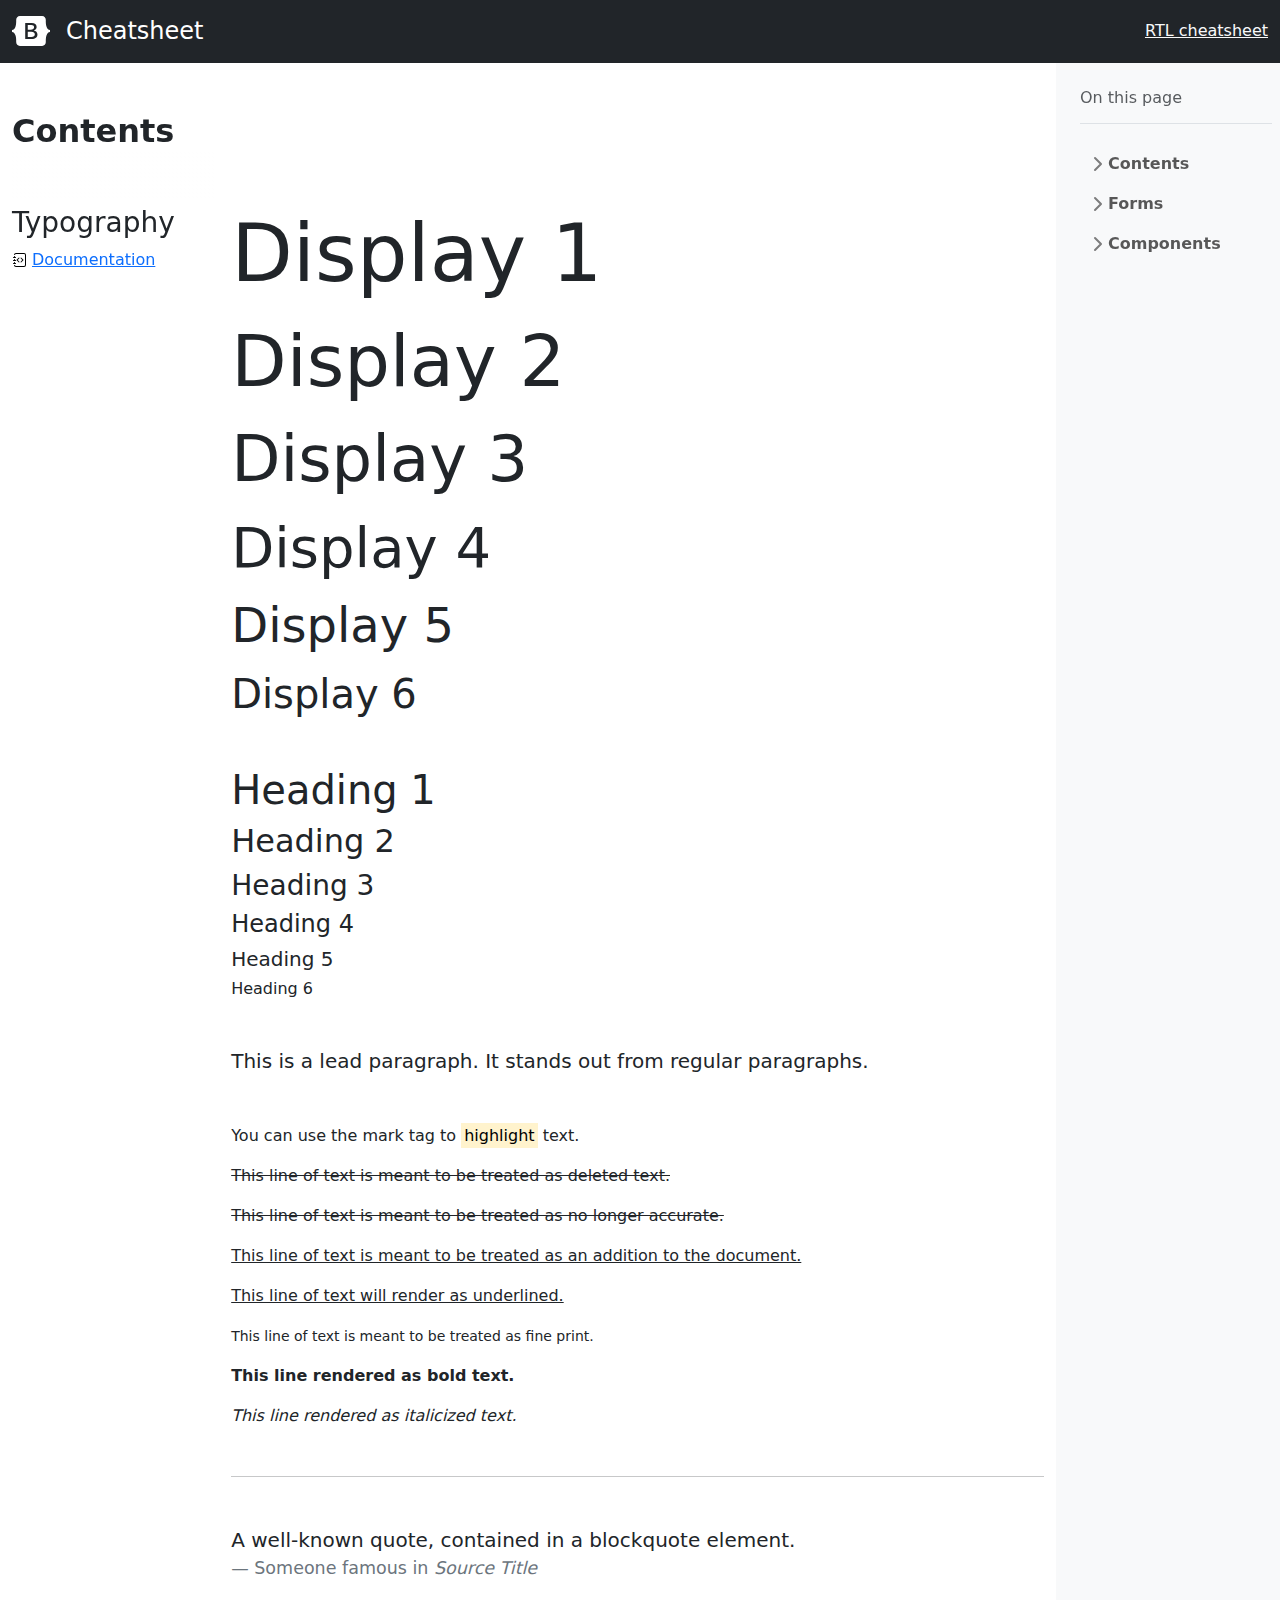
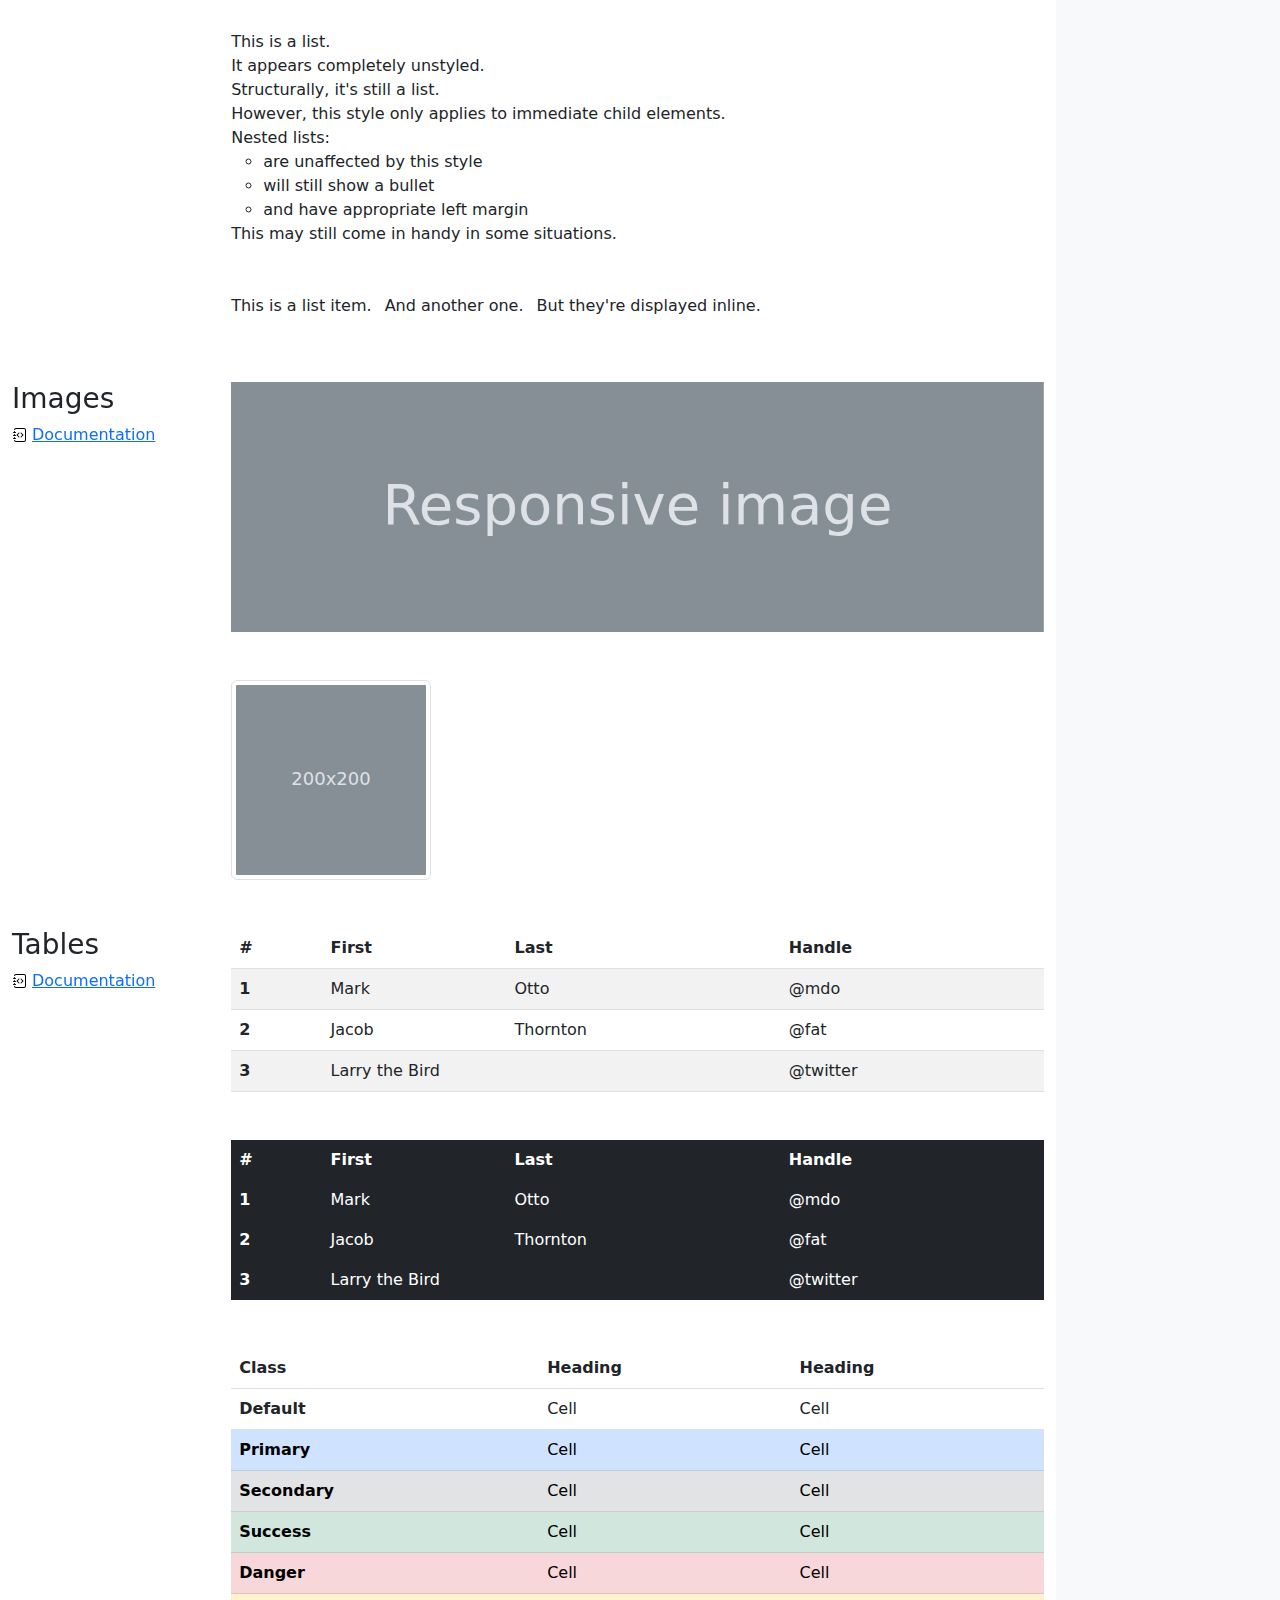
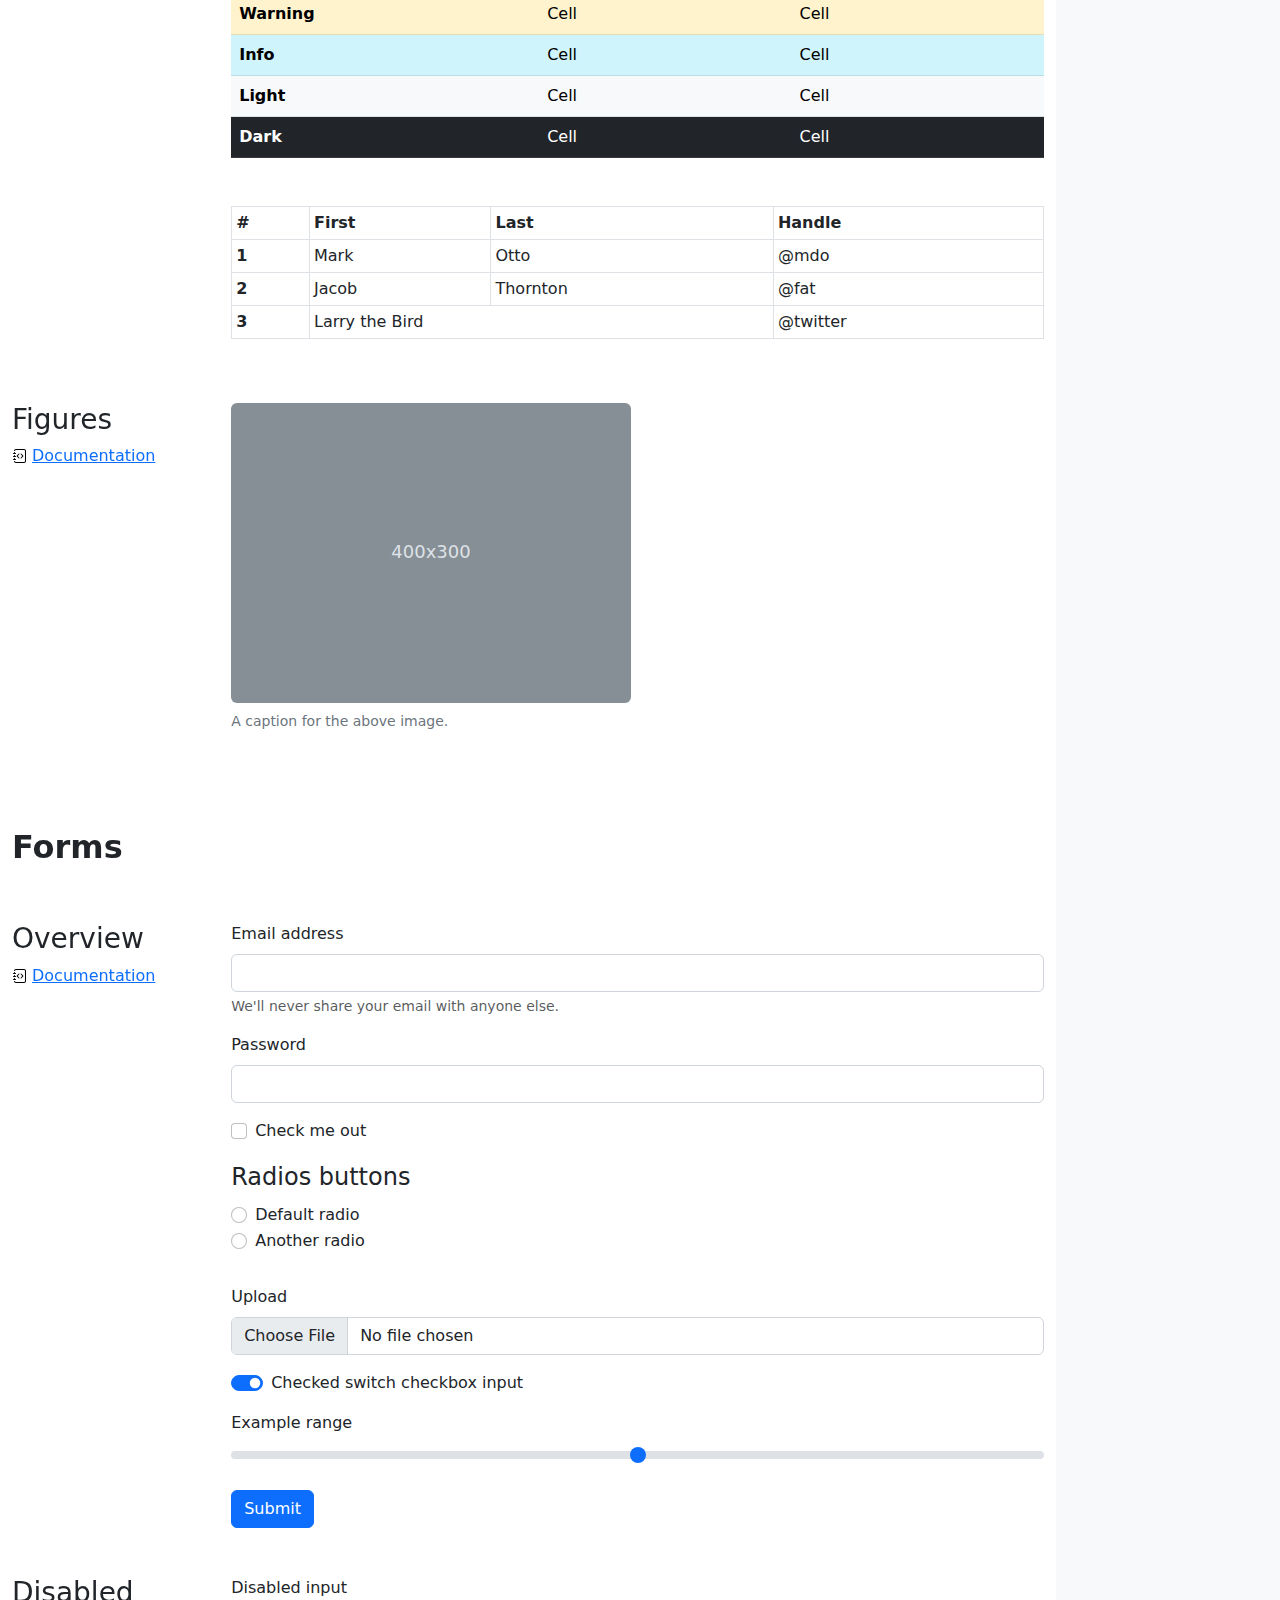
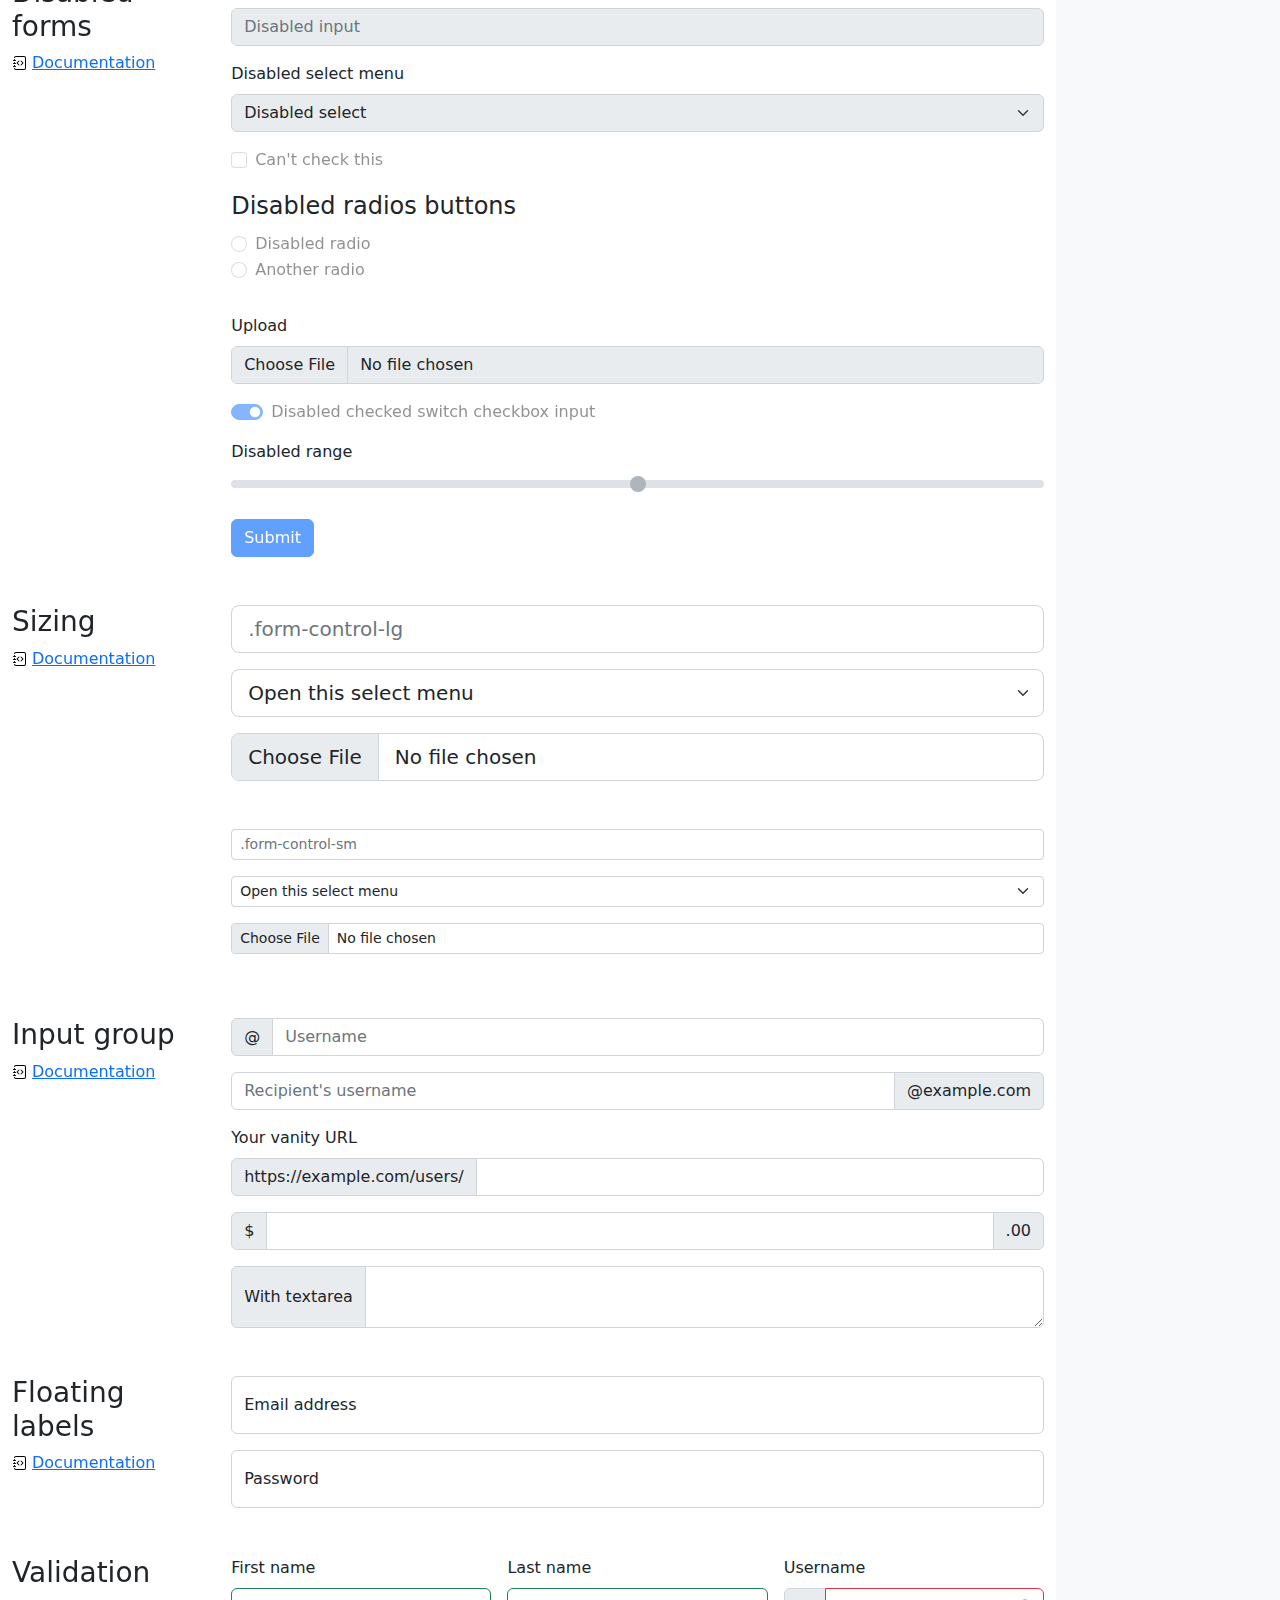
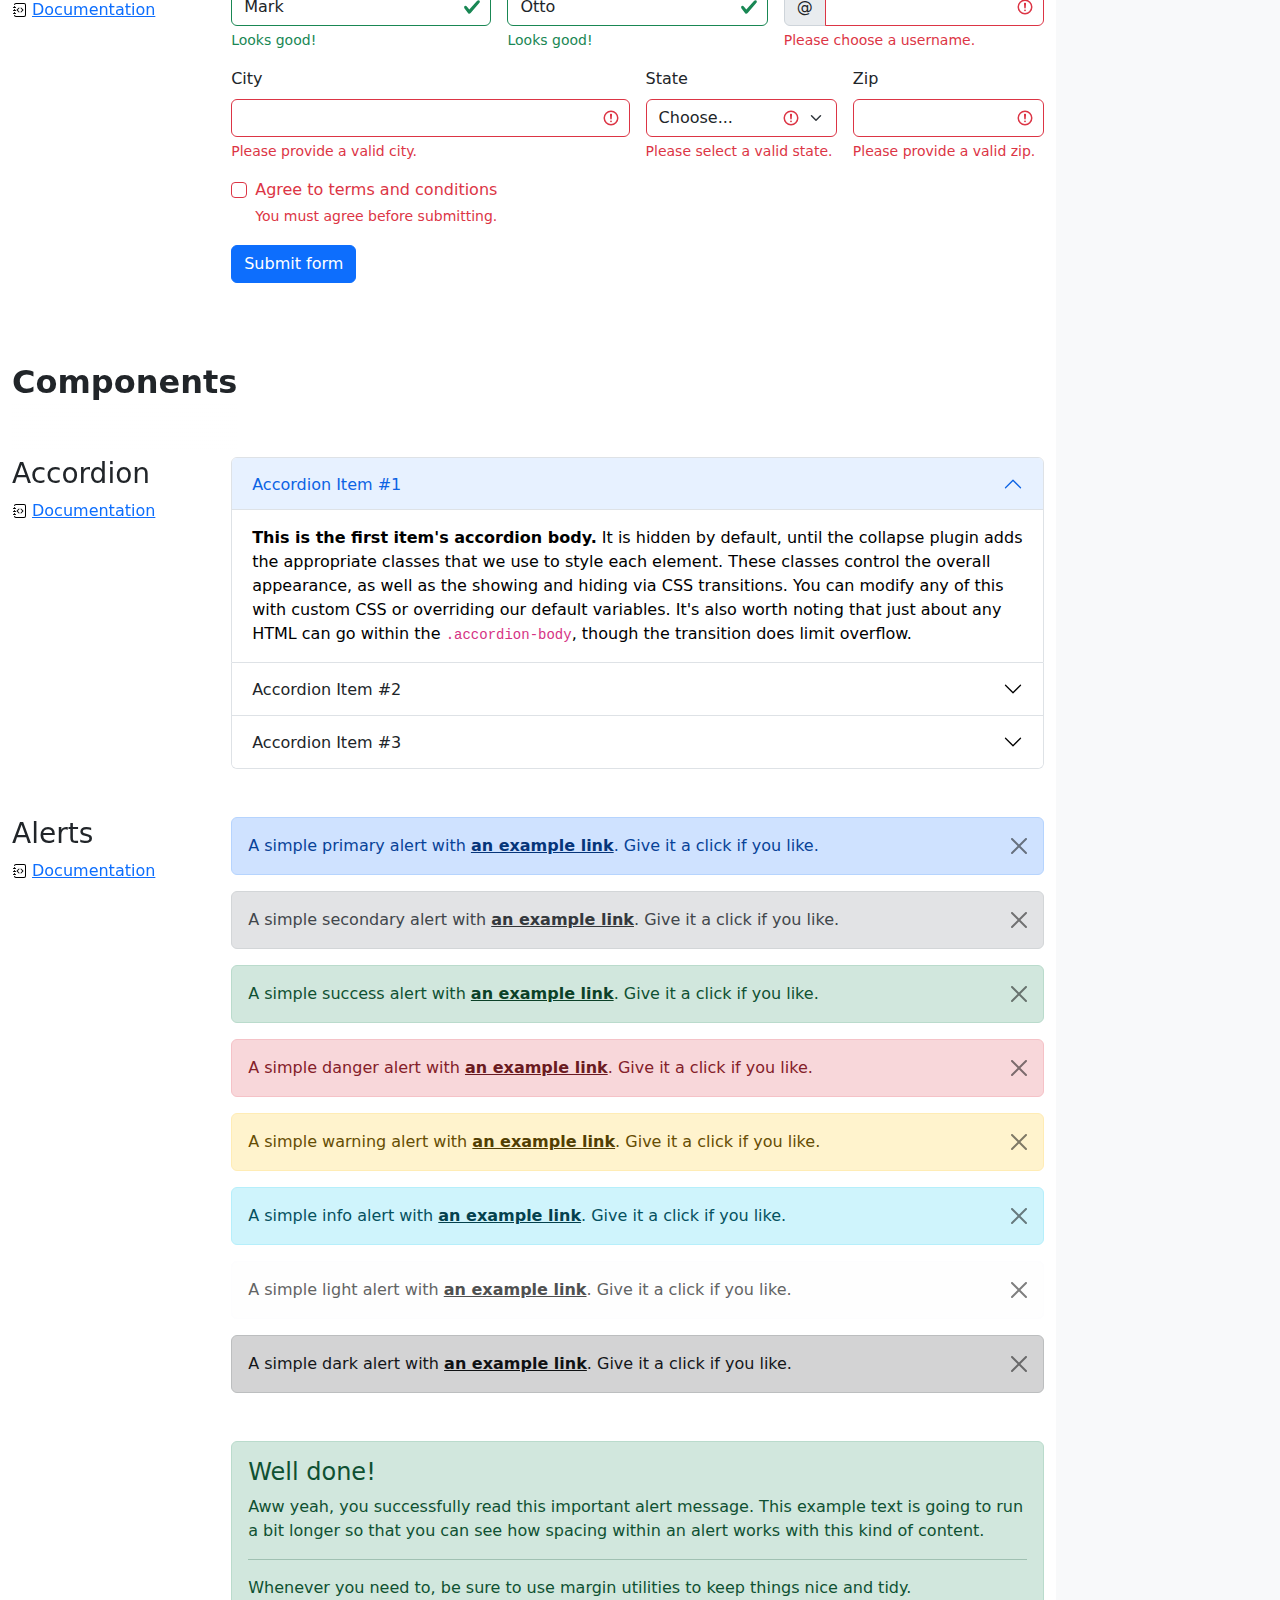
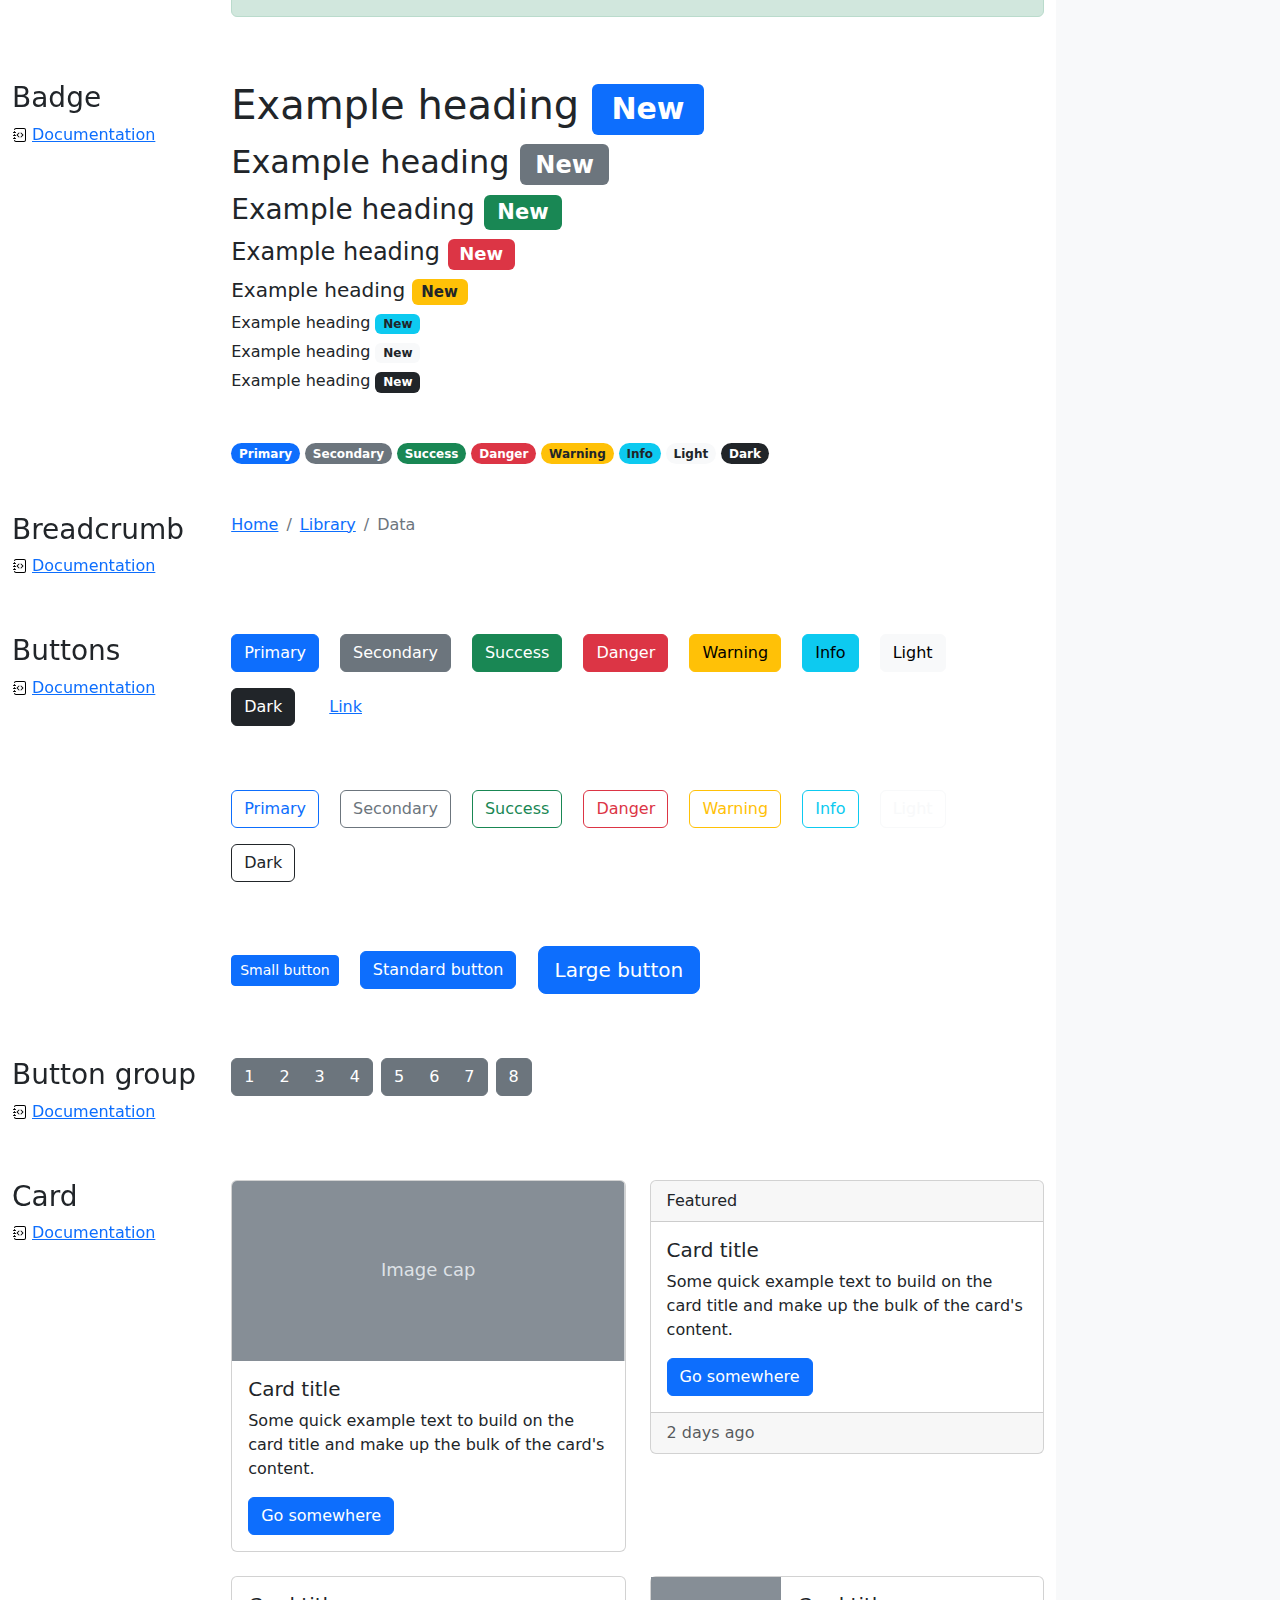
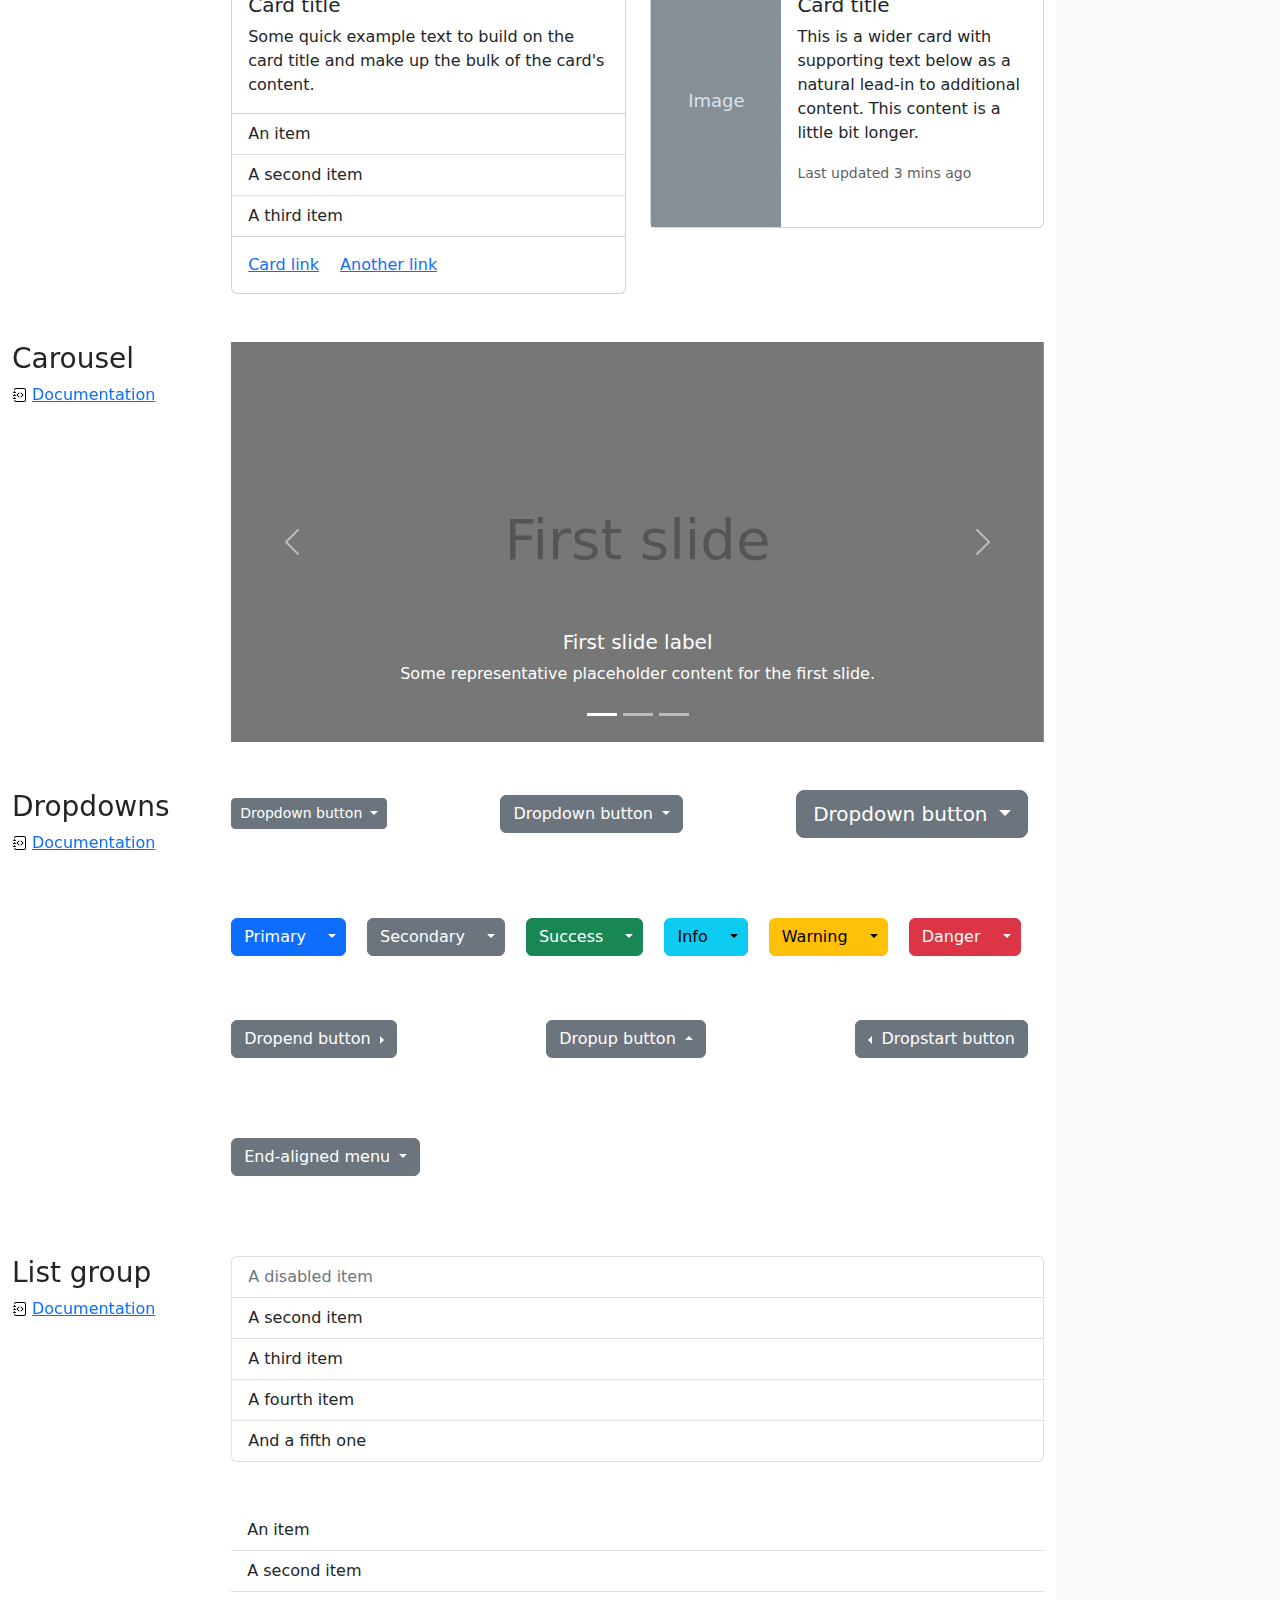
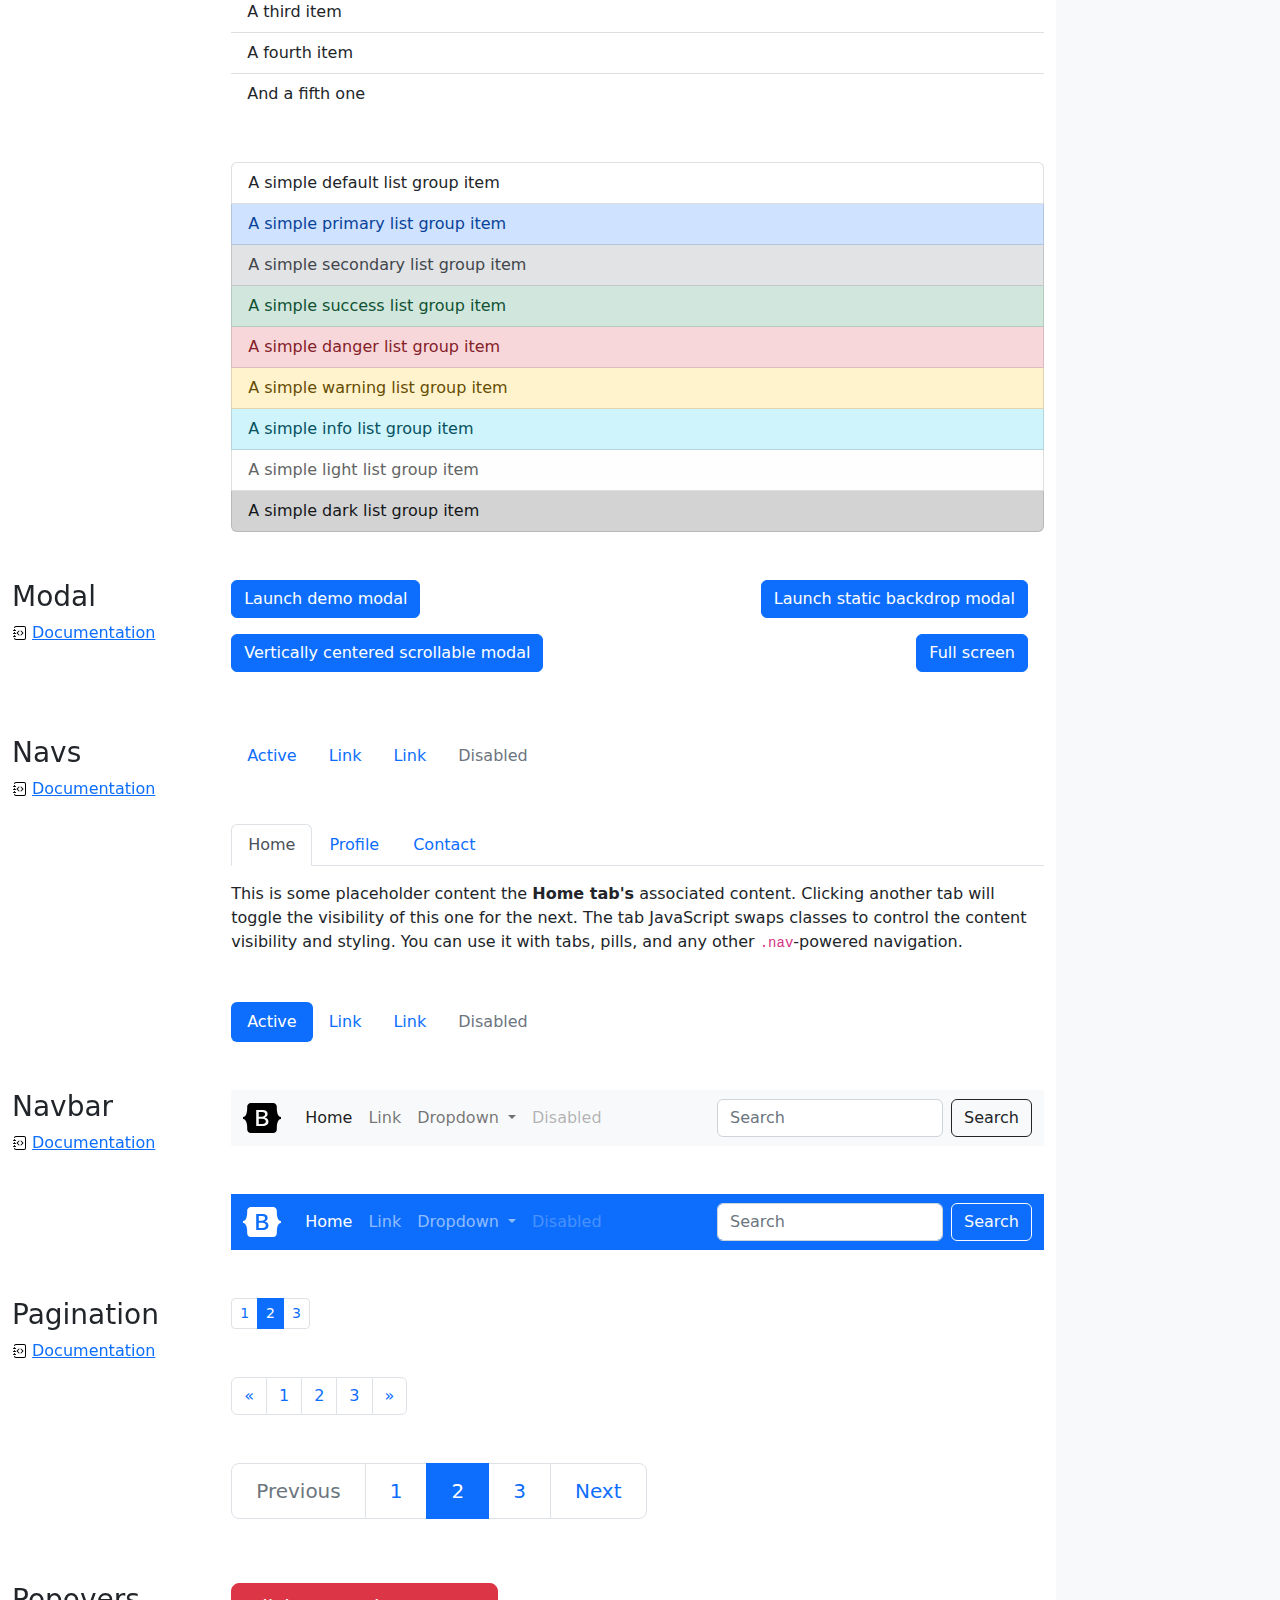
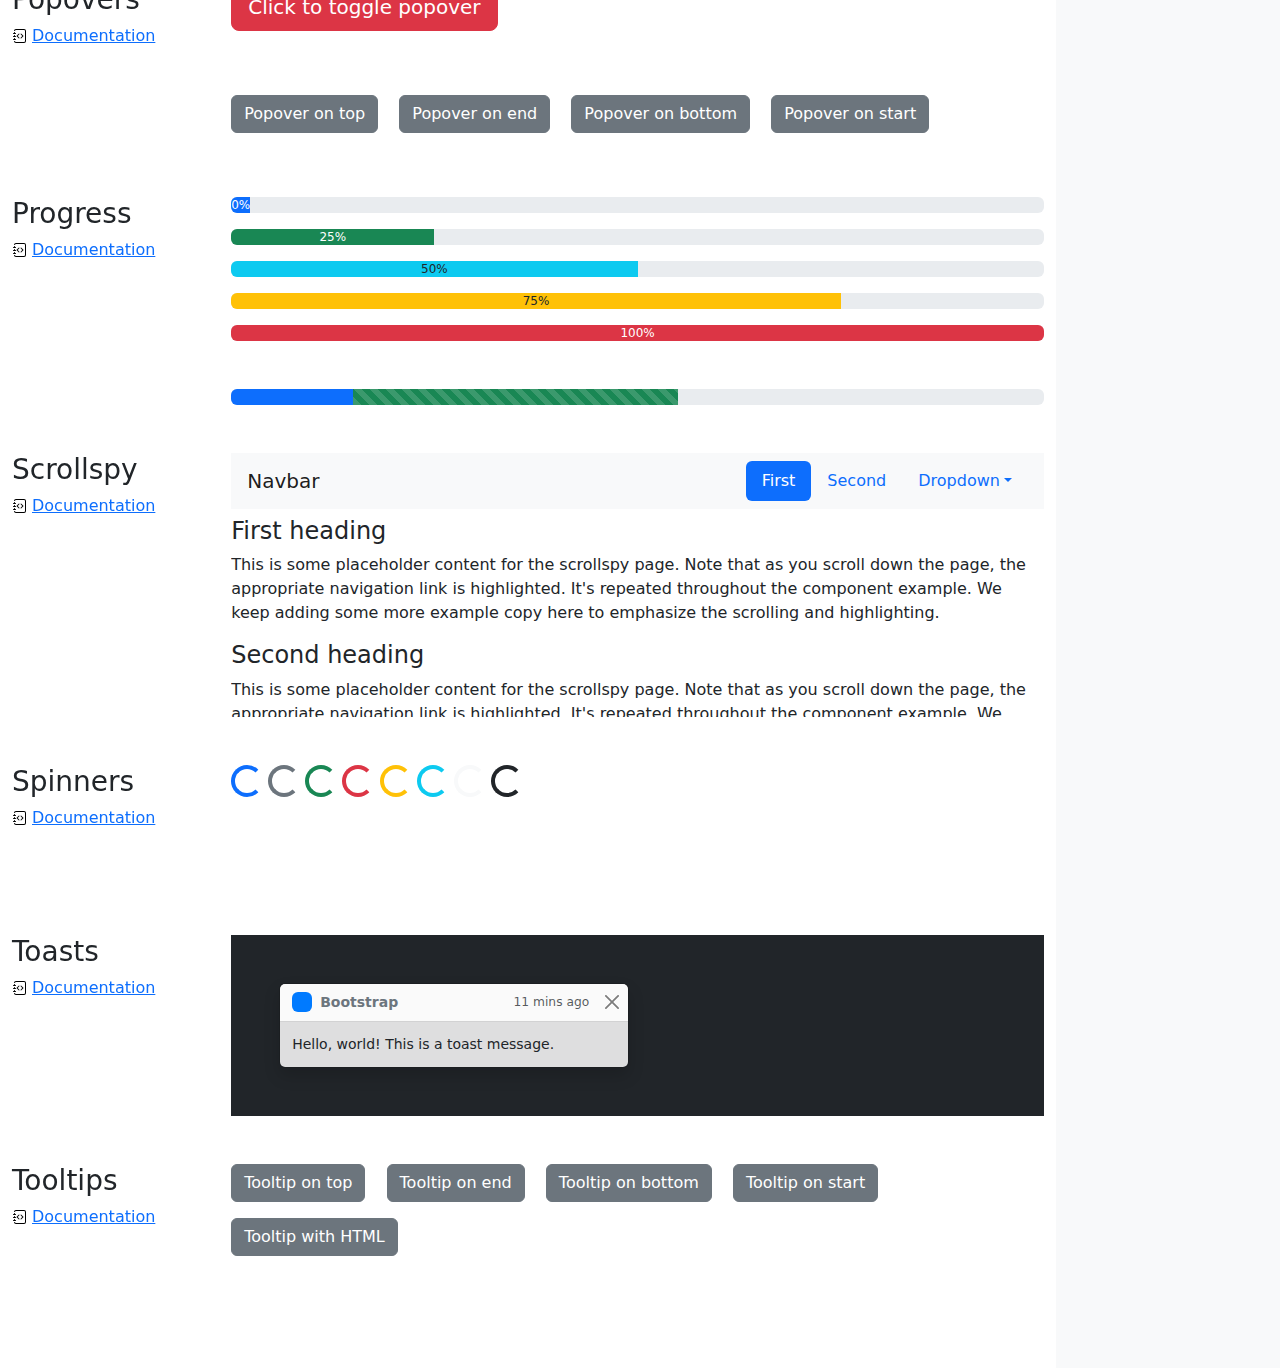
<file: Bootstrap Files/bootstrap-5.2.0-beta1-examples/bootstrap-5.2.0-beta1-examples/cheatsheet/index.html>
<!doctype html>
<html lang="en">
  <head>
    <meta charset="utf-8">
    <meta name="viewport" content="width=device-width, initial-scale=1">
    <meta name="description" content="">
    <meta name="author" content="Mark Otto, Jacob Thornton, and Bootstrap contributors">
    <meta name="generator" content="Hugo 0.98.0">
    <title>Cheatsheet · Bootstrap v5.2</title>

    <link rel="canonical" href="https://getbootstrap.com/docs/5.2/examples/cheatsheet/">

    

    

<link href="../assets/dist/css/bootstrap.min.css" rel="stylesheet">

    <style>
      .bd-placeholder-img {
        font-size: 1.125rem;
        text-anchor: middle;
        -webkit-user-select: none;
        -moz-user-select: none;
        user-select: none;
      }

      @media (min-width: 768px) {
        .bd-placeholder-img-lg {
          font-size: 3.5rem;
        }
      }

      .b-example-divider {
        height: 3rem;
        background-color: rgba(0, 0, 0, .1);
        border: solid rgba(0, 0, 0, .15);
        border-width: 1px 0;
        box-shadow: inset 0 .5em 1.5em rgba(0, 0, 0, .1), inset 0 .125em .5em rgba(0, 0, 0, .15);
      }

      .b-example-vr {
        flex-shrink: 0;
        width: 1.5rem;
        height: 100vh;
      }

      .bi {
        vertical-align: -.125em;
        fill: currentColor;
      }

      .nav-scroller {
        position: relative;
        z-index: 2;
        height: 2.75rem;
        overflow-y: hidden;
      }

      .nav-scroller .nav {
        display: flex;
        flex-wrap: nowrap;
        padding-bottom: 1rem;
        margin-top: -1px;
        overflow-x: auto;
        text-align: center;
        white-space: nowrap;
        -webkit-overflow-scrolling: touch;
      }
    </style>

    
    <!-- Custom styles for this template -->
    <link href="cheatsheet.css" rel="stylesheet">
  </head>
  <body class="bg-light">
    
<header class="bd-header bg-dark py-3 d-flex align-items-stretch border-bottom border-dark">
  <div class="container-fluid d-flex align-items-center">
    <h1 class="d-flex align-items-center fs-4 text-white mb-0">
      <img src="../assets/brand/bootstrap-logo-white.svg" width="38" height="30" class="me-3" alt="Bootstrap">
      Cheatsheet
    </h1>
    <a href="../examples/cheatsheet-rtl/" class="ms-auto link-light" hreflang="ar">RTL cheatsheet</a>
  </div>
</header>
<aside class="bd-aside sticky-xl-top text-muted align-self-start mb-3 mb-xl-5 px-2">
  <h2 class="h6 pt-4 pb-3 mb-4 border-bottom">On this page</h2>
  <nav class="small" id="toc">
    <ul class="list-unstyled">
      <li class="my-2">
        <button class="btn d-inline-flex align-items-center collapsed border-0" data-bs-toggle="collapse" aria-expanded="false" data-bs-target="#contents-collapse" aria-controls="contents-collapse">Contents</button>
        <ul class="list-unstyled ps-3 collapse" id="contents-collapse">
          <li><a class="d-inline-flex align-items-center rounded text-decoration-none" href="#typography">Typography</a></li>
          <li><a class="d-inline-flex align-items-center rounded text-decoration-none" href="#images">Images</a></li>
          <li><a class="d-inline-flex align-items-center rounded text-decoration-none" href="#tables">Tables</a></li>
          <li><a class="d-inline-flex align-items-center rounded text-decoration-none" href="#figures">Figures</a></li>
        </ul>
      </li>
      <li class="my-2">
        <button class="btn d-inline-flex align-items-center collapsed border-0" data-bs-toggle="collapse" aria-expanded="false" data-bs-target="#forms-collapse" aria-controls="forms-collapse">Forms</button>
        <ul class="list-unstyled ps-3 collapse" id="forms-collapse">
          <li><a class="d-inline-flex align-items-center rounded text-decoration-none" href="#overview">Overview</a></li>
          <li><a class="d-inline-flex align-items-center rounded text-decoration-none" href="#disabled-forms">Disabled forms</a></li>
          <li><a class="d-inline-flex align-items-center rounded text-decoration-none" href="#sizing">Sizing</a></li>
          <li><a class="d-inline-flex align-items-center rounded text-decoration-none" href="#input-group">Input group</a></li>
          <li><a class="d-inline-flex align-items-center rounded text-decoration-none" href="#floating-labels">Floating labels</a></li>
          <li><a class="d-inline-flex align-items-center rounded text-decoration-none" href="#validation">Validation</a></li>
        </ul>
      </li>
      <li class="my-2">
        <button class="btn d-inline-flex align-items-center collapsed border-0" data-bs-toggle="collapse" aria-expanded="false" data-bs-target="#components-collapse" aria-controls="components-collapse">Components</button>
        <ul class="list-unstyled ps-3 collapse" id="components-collapse">
          <li><a class="d-inline-flex align-items-center rounded text-decoration-none" href="#accordion">Accordion</a></li>
          <li><a class="d-inline-flex align-items-center rounded text-decoration-none" href="#alerts">Alerts</a></li>
          <li><a class="d-inline-flex align-items-center rounded text-decoration-none" href="#badge">Badge</a></li>
          <li><a class="d-inline-flex align-items-center rounded text-decoration-none" href="#breadcrumb">Breadcrumb</a></li>
          <li><a class="d-inline-flex align-items-center rounded text-decoration-none" href="#buttons">Buttons</a></li>
          <li><a class="d-inline-flex align-items-center rounded text-decoration-none" href="#button-group">Button group</a></li>
          <li><a class="d-inline-flex align-items-center rounded text-decoration-none" href="#card">Card</a></li>
          <li><a class="d-inline-flex align-items-center rounded text-decoration-none" href="#carousel">Carousel</a></li>
          <li><a class="d-inline-flex align-items-center rounded text-decoration-none" href="#dropdowns">Dropdowns</a></li>
          <li><a class="d-inline-flex align-items-center rounded text-decoration-none" href="#list-group">List group</a></li>
          <li><a class="d-inline-flex align-items-center rounded text-decoration-none" href="#modal">Modal</a></li>
          <li><a class="d-inline-flex align-items-center rounded text-decoration-none" href="#navs">Navs</a></li>
          <li><a class="d-inline-flex align-items-center rounded text-decoration-none" href="#navbar">Navbar</a></li>
          <li><a class="d-inline-flex align-items-center rounded text-decoration-none" href="#pagination">Pagination</a></li>
          <li><a class="d-inline-flex align-items-center rounded text-decoration-none" href="#popovers">Popovers</a></li>
          <li><a class="d-inline-flex align-items-center rounded text-decoration-none" href="#progress">Progress</a></li>
          <li><a class="d-inline-flex align-items-center rounded text-decoration-none" href="#scrollspy">Scrollspy</a></li>
          <li><a class="d-inline-flex align-items-center rounded text-decoration-none" href="#spinners">Spinners</a></li>
          <li><a class="d-inline-flex align-items-center rounded text-decoration-none" href="#toasts">Toasts</a></li>
          <li><a class="d-inline-flex align-items-center rounded text-decoration-none" href="#tooltips">Tooltips</a></li>
        </ul>
      </li>
    </ul>
  </nav>
</aside>
<div class="bd-cheatsheet container-fluid bg-body">
  <section id="content">
    <h2 class="sticky-xl-top fw-bold pt-3 pt-xl-5 pb-2 pb-xl-3">Contents</h2>

    <article class="my-3" id="typography">
      <div class="bd-heading sticky-xl-top align-self-start mt-5 mb-3 mt-xl-0 mb-xl-2">
        <h3>Typography</h3>
        <a class="d-flex align-items-center" href="../content/typography/">Documentation</a>
      </div>

      <div>
        <div class="bd-example-snippet bd-code-snippet"><div class="bd-example">
        <p class="display-1">Display 1</p>
        <p class="display-2">Display 2</p>
        <p class="display-3">Display 3</p>
        <p class="display-4">Display 4</p>
        <p class="display-5">Display 5</p>
        <p class="display-6">Display 6</p>
        </div></div>


        <div class="bd-example-snippet bd-code-snippet"><div class="bd-example">
        <p class="h1">Heading 1</p>
        <p class="h2">Heading 2</p>
        <p class="h3">Heading 3</p>
        <p class="h4">Heading 4</p>
        <p class="h5">Heading 5</p>
        <p class="h6">Heading 6</p>
        </div></div>


        <div class="bd-example-snippet bd-code-snippet"><div class="bd-example">
        <p class="lead">
          This is a lead paragraph. It stands out from regular paragraphs.
        </p>
        </div></div>


        <div class="bd-example-snippet bd-code-snippet"><div class="bd-example">
        <p>You can use the mark tag to <mark>highlight</mark> text.</p>
        <p><del>This line of text is meant to be treated as deleted text.</del></p>
        <p><s>This line of text is meant to be treated as no longer accurate.</s></p>
        <p><ins>This line of text is meant to be treated as an addition to the document.</ins></p>
        <p><u>This line of text will render as underlined.</u></p>
        <p><small>This line of text is meant to be treated as fine print.</small></p>
        <p><strong>This line rendered as bold text.</strong></p>
        <p><em>This line rendered as italicized text.</em></p>
        </div></div>


        <div class="bd-example-snippet bd-code-snippet"><div class="bd-example">
        <hr>
        </div></div>


        <div class="bd-example-snippet bd-code-snippet"><div class="bd-example">
        <blockquote class="blockquote">
          <p>A well-known quote, contained in a blockquote element.</p>
          <footer class="blockquote-footer">Someone famous in <cite title="Source Title">Source Title</cite></footer>
        </blockquote>
        </div></div>


        <div class="bd-example-snippet bd-code-snippet"><div class="bd-example">
        <ul class="list-unstyled">
          <li>This is a list.</li>
          <li>It appears completely unstyled.</li>
          <li>Structurally, it's still a list.</li>
          <li>However, this style only applies to immediate child elements.</li>
          <li>Nested lists:
            <ul>
              <li>are unaffected by this style</li>
              <li>will still show a bullet</li>
              <li>and have appropriate left margin</li>
            </ul>
          </li>
          <li>This may still come in handy in some situations.</li>
        </ul>
        </div></div>


        <div class="bd-example-snippet bd-code-snippet"><div class="bd-example">
        <ul class="list-inline">
          <li class="list-inline-item">This is a list item.</li>
          <li class="list-inline-item">And another one.</li>
          <li class="list-inline-item">But they're displayed inline.</li>
        </ul>
        </div></div>

      </div>
    </article>
    <article class="my-3" id="images">
      <div class="bd-heading sticky-xl-top align-self-start mt-5 mb-3 mt-xl-0 mb-xl-2">
        <h3>Images</h3>
        <a class="d-flex align-items-center" href="../content/images/">Documentation</a>
      </div>

      <div>
        <div class="bd-example-snippet bd-code-snippet"><div class="bd-example">
        <svg class="bd-placeholder-img bd-placeholder-img-lg img-fluid" width="100%" height="250" xmlns="http://www.w3.org/2000/svg" role="img" aria-label="Placeholder: Responsive image" preserveAspectRatio="xMidYMid slice" focusable="false"><title>Placeholder</title><rect width="100%" height="100%" fill="#868e96"/><text x="50%" y="50%" fill="#dee2e6" dy=".3em">Responsive image</text></svg>

        </div></div>


        <div class="bd-example-snippet bd-code-snippet"><div class="bd-example">
        <svg class="bd-placeholder-img img-thumbnail" width="200" height="200" xmlns="http://www.w3.org/2000/svg" role="img" aria-label="A generic square placeholder image with a white border around it, making it resemble a photograph taken with an old instant camera: 200x200" preserveAspectRatio="xMidYMid slice" focusable="false"><title>A generic square placeholder image with a white border around it, making it resemble a photograph taken with an old instant camera</title><rect width="100%" height="100%" fill="#868e96"/><text x="50%" y="50%" fill="#dee2e6" dy=".3em">200x200</text></svg>

        </div></div>

      </div>
    </article>
    <article class="my-3" id="tables">
      <div class="bd-heading sticky-xl-top align-self-start mt-5 mb-3 mt-xl-0 mb-xl-2">
        <h3>Tables</h3>
        <a class="d-flex align-items-center" href="../content/tables/">Documentation</a>
      </div>

      <div>
        <div class="bd-example-snippet bd-code-snippet"><div class="bd-example">
        <table class="table table-striped">
          <thead>
          <tr>
            <th scope="col">#</th>
            <th scope="col">First</th>
            <th scope="col">Last</th>
            <th scope="col">Handle</th>
          </tr>
          </thead>
          <tbody>
          <tr>
            <th scope="row">1</th>
            <td>Mark</td>
            <td>Otto</td>
            <td>@mdo</td>
          </tr>
          <tr>
            <th scope="row">2</th>
            <td>Jacob</td>
            <td>Thornton</td>
            <td>@fat</td>
          </tr>
          <tr>
            <th scope="row">3</th>
            <td colspan="2">Larry the Bird</td>
            <td>@twitter</td>
          </tr>
          </tbody>
        </table>
        </div></div>


        <div class="bd-example-snippet bd-code-snippet"><div class="bd-example">
        <table class="table table-dark table-borderless">
          <thead>
          <tr>
            <th scope="col">#</th>
            <th scope="col">First</th>
            <th scope="col">Last</th>
            <th scope="col">Handle</th>
          </tr>
          </thead>
          <tbody>
          <tr>
            <th scope="row">1</th>
            <td>Mark</td>
            <td>Otto</td>
            <td>@mdo</td>
          </tr>
          <tr>
            <th scope="row">2</th>
            <td>Jacob</td>
            <td>Thornton</td>
            <td>@fat</td>
          </tr>
          <tr>
            <th scope="row">3</th>
            <td colspan="2">Larry the Bird</td>
            <td>@twitter</td>
          </tr>
          </tbody>
        </table>
        </div></div>


        <div class="bd-example-snippet bd-code-snippet"><div class="bd-example">
        <table class="table table-hover">
          <thead>
          <tr>
            <th scope="col">Class</th>
            <th scope="col">Heading</th>
            <th scope="col">Heading</th>
          </tr>
          </thead>
          <tbody>
          <tr>
            <th scope="row">Default</th>
            <td>Cell</td>
            <td>Cell</td>
          </tr>
          
          <tr class="table-primary">
            <th scope="row">Primary</th>
            <td>Cell</td>
            <td>Cell</td>
          </tr>
          <tr class="table-secondary">
            <th scope="row">Secondary</th>
            <td>Cell</td>
            <td>Cell</td>
          </tr>
          <tr class="table-success">
            <th scope="row">Success</th>
            <td>Cell</td>
            <td>Cell</td>
          </tr>
          <tr class="table-danger">
            <th scope="row">Danger</th>
            <td>Cell</td>
            <td>Cell</td>
          </tr>
          <tr class="table-warning">
            <th scope="row">Warning</th>
            <td>Cell</td>
            <td>Cell</td>
          </tr>
          <tr class="table-info">
            <th scope="row">Info</th>
            <td>Cell</td>
            <td>Cell</td>
          </tr>
          <tr class="table-light">
            <th scope="row">Light</th>
            <td>Cell</td>
            <td>Cell</td>
          </tr>
          <tr class="table-dark">
            <th scope="row">Dark</th>
            <td>Cell</td>
            <td>Cell</td>
          </tr>
          </tbody>
        </table>
        </div></div>


        <div class="bd-example-snippet bd-code-snippet"><div class="bd-example">
        <table class="table table-sm table-bordered">
          <thead>
          <tr>
            <th scope="col">#</th>
            <th scope="col">First</th>
            <th scope="col">Last</th>
            <th scope="col">Handle</th>
          </tr>
          </thead>
          <tbody>
          <tr>
            <th scope="row">1</th>
            <td>Mark</td>
            <td>Otto</td>
            <td>@mdo</td>
          </tr>
          <tr>
            <th scope="row">2</th>
            <td>Jacob</td>
            <td>Thornton</td>
            <td>@fat</td>
          </tr>
          <tr>
            <th scope="row">3</th>
            <td colspan="2">Larry the Bird</td>
            <td>@twitter</td>
          </tr>
          </tbody>
        </table>
        </div></div>

      </div>
    </article>
    <article class="my-3" id="figures">
      <div class="bd-heading sticky-xl-top align-self-start mt-5 mb-3 mt-xl-0 mb-xl-2">
        <h3>Figures</h3>
        <a class="d-flex align-items-center" href="../content/figures/">Documentation</a>
      </div>

      <div>
        <div class="bd-example-snippet bd-code-snippet"><div class="bd-example">
        <figure class="figure">
          <svg class="bd-placeholder-img figure-img img-fluid rounded" width="400" height="300" xmlns="http://www.w3.org/2000/svg" role="img" aria-label="Placeholder: 400x300" preserveAspectRatio="xMidYMid slice" focusable="false"><title>Placeholder</title><rect width="100%" height="100%" fill="#868e96"/><text x="50%" y="50%" fill="#dee2e6" dy=".3em">400x300</text></svg>

          <figcaption class="figure-caption">A caption for the above image.</figcaption>
        </figure>
        </div></div>

      </div>
    </article>
  </section>

  <section id="forms">
    <h2 class="sticky-xl-top fw-bold pt-3 pt-xl-5 pb-2 pb-xl-3">Forms</h2>

    <article class="my-3" id="overview">
      <div class="bd-heading sticky-xl-top align-self-start mt-5 mb-3 mt-xl-0 mb-xl-2">
        <h3>Overview</h3>
        <a class="d-flex align-items-center" href="../forms/overview/">Documentation</a>
      </div>

      <div>
        <div class="bd-example-snippet bd-code-snippet"><div class="bd-example">
        <form>
          <div class="mb-3">
            <label for="exampleInputEmail1" class="form-label">Email address</label>
            <input type="email" class="form-control" id="exampleInputEmail1" aria-describedby="emailHelp">
            <div id="emailHelp" class="form-text">We'll never share your email with anyone else.</div>
          </div>
          <div class="mb-3">
            <label for="exampleInputPassword1" class="form-label">Password</label>
            <input type="password" class="form-control" id="exampleInputPassword1">
          </div>
          <div class="mb-3 form-check">
            <input type="checkbox" class="form-check-input" id="exampleCheck1">
            <label class="form-check-label" for="exampleCheck1">Check me out</label>
          </div>
          <fieldset class="mb-3">
            <legend>Radios buttons</legend>
            <div class="form-check">
              <input type="radio" name="radios" class="form-check-input" id="exampleRadio1">
              <label class="form-check-label" for="exampleRadio1">Default radio</label>
            </div>
            <div class="mb-3 form-check">
              <input type="radio" name="radios" class="form-check-input" id="exampleRadio2">
              <label class="form-check-label" for="exampleRadio2">Another radio</label>
            </div>
          </fieldset>
          <div class="mb-3">
            <label class="form-label" for="customFile">Upload</label>
            <input type="file" class="form-control" id="customFile">
          </div>
          <div class="mb-3 form-check form-switch">
            <input class="form-check-input" type="checkbox" role="switch" id="flexSwitchCheckChecked" checked>
            <label class="form-check-label" for="flexSwitchCheckChecked">Checked switch checkbox input</label>
          </div>
          <div class="mb-3">
            <label for="customRange3" class="form-label">Example range</label>
            <input type="range" class="form-range" min="0" max="5" step="0.5" id="customRange3">
          </div>
          <button type="submit" class="btn btn-primary">Submit</button>
        </form>
        </div></div>

      </div>
    </article>
    <article class="my-3" id="disabled-forms">
      <div class="bd-heading sticky-xl-top align-self-start mt-5 mb-3 mt-xl-0 mb-xl-2">
        <h3>Disabled forms</h3>
        <a class="d-flex align-items-center" href="../forms/overview/#disabled-forms">Documentation</a>
      </div>

      <div>
        <div class="bd-example-snippet bd-code-snippet"><div class="bd-example">
        <form>
          <fieldset disabled aria-label="Disabled fieldset example">
            <div class="mb-3">
              <label for="disabledTextInput" class="form-label">Disabled input</label>
              <input type="text" id="disabledTextInput" class="form-control" placeholder="Disabled input">
            </div>
            <div class="mb-3">
              <label for="disabledSelect" class="form-label">Disabled select menu</label>
              <select id="disabledSelect" class="form-select">
                <option>Disabled select</option>
              </select>
            </div>
            <div class="mb-3">
              <div class="form-check">
                <input class="form-check-input" type="checkbox" id="disabledFieldsetCheck" disabled>
                <label class="form-check-label" for="disabledFieldsetCheck">
                  Can't check this
                </label>
              </div>
            </div>
            <fieldset class="mb-3">
              <legend>Disabled radios buttons</legend>
              <div class="form-check">
                <input type="radio" name="radios" class="form-check-input" id="disabledRadio1" disabled>
                <label class="form-check-label" for="disabledRadio1">Disabled radio</label>
              </div>
              <div class="mb-3 form-check">
                <input type="radio" name="radios" class="form-check-input" id="disabledRadio2" disabled>
                <label class="form-check-label" for="disabledRadio2">Another radio</label>
              </div>
            </fieldset>
            <div class="mb-3">
              <label class="form-label" for="disabledCustomFile">Upload</label>
              <input type="file" class="form-control" id="disabledCustomFile" disabled>
            </div>
            <div class="mb-3 form-check form-switch">
              <input class="form-check-input" type="checkbox" role="switch" id="disabledSwitchCheckChecked" checked disabled>
              <label class="form-check-label" for="disabledSwitchCheckChecked">Disabled checked switch checkbox input</label>
            </div>
            <div class="mb-3">
              <label for="disabledRange" class="form-label">Disabled range</label>
              <input type="range" class="form-range" min="0" max="5" step="0.5" id="disabledRange">
            </div>
            <button type="submit" class="btn btn-primary">Submit</button>
          </fieldset>
        </form>
        </div></div>

      </div>
    </article>
    <article class="my-3" id="sizing">
      <div class="bd-heading sticky-xl-top align-self-start mt-5 mb-3 mt-xl-0 mb-xl-2">
        <h3>Sizing</h3>
        <a class="d-flex align-items-center" href="../forms/form-control/#sizing">Documentation</a>
      </div>

      <div>
        <div class="bd-example-snippet bd-code-snippet"><div class="bd-example">
        <div class="mb-3">
          <input class="form-control form-control-lg" type="text" placeholder=".form-control-lg" aria-label=".form-control-lg example">
        </div>
        <div class="mb-3">
          <select class="form-select form-select-lg mb-3" aria-label=".form-select-lg example">
            <option selected>Open this select menu</option>
            <option value="1">One</option>
            <option value="2">Two</option>
            <option value="3">Three</option>
          </select>
        </div>
        <div class="mb-3">
          <input type="file" class="form-control form-control-lg" aria-label="Large file input example">
        </div>
        </div></div>


        <div class="bd-example-snippet bd-code-snippet"><div class="bd-example">
        <div class="mb-3">
          <input class="form-control form-control-sm" type="text" placeholder=".form-control-sm" aria-label=".form-control-sm example">
        </div>
        <div class="mb-3">
          <select class="form-select form-select-sm" aria-label=".form-select-sm example">
            <option selected>Open this select menu</option>
            <option value="1">One</option>
            <option value="2">Two</option>
            <option value="3">Three</option>
          </select>
        </div>
        <div class="mb-3">
          <input type="file" class="form-control form-control-sm" aria-label="Small file input example">
        </div>
        </div></div>

      </div>
    </article>
    <article class="my-3" id="input-group">
      <div class="bd-heading sticky-xl-top align-self-start mt-5 mb-3 mt-xl-0 mb-xl-2">
        <h3>Input group</h3>
        <a class="d-flex align-items-center" href="../forms/input-group/">Documentation</a>
      </div>

      <div>
        <div class="bd-example-snippet bd-code-snippet"><div class="bd-example">
        <div class="input-group mb-3">
          <span class="input-group-text" id="basic-addon1">@</span>
          <input type="text" class="form-control" placeholder="Username" aria-label="Username" aria-describedby="basic-addon1">
        </div>
        <div class="input-group mb-3">
          <input type="text" class="form-control" placeholder="Recipient's username" aria-label="Recipient's username" aria-describedby="basic-addon2">
          <span class="input-group-text" id="basic-addon2">@example.com</span>
        </div>
        <label for="basic-url" class="form-label">Your vanity URL</label>
        <div class="input-group mb-3">
          <span class="input-group-text" id="basic-addon3">https://example.com/users/</span>
          <input type="text" class="form-control" id="basic-url" aria-describedby="basic-addon3">
        </div>
        <div class="input-group mb-3">
          <span class="input-group-text">$</span>
          <input type="text" class="form-control" aria-label="Amount (to the nearest dollar)">
          <span class="input-group-text">.00</span>
        </div>
        <div class="input-group">
          <span class="input-group-text">With textarea</span>
          <textarea class="form-control" aria-label="With textarea"></textarea>
        </div>
        </div></div>

      </div>
    </article>
    <article class="my-3" id="floating-labels">
      <div class="bd-heading sticky-xl-top align-self-start mt-5 mb-3 mt-xl-0 mb-xl-2">
        <h3>Floating labels</h3>
        <a class="d-flex align-items-center" href="../forms/floating-labels/">Documentation</a>
      </div>

      <div>
        <div class="bd-example-snippet bd-code-snippet"><div class="bd-example">
        <form>
          <div class="form-floating mb-3">
            <input type="email" class="form-control" id="floatingInput" placeholder="name@example.com">
            <label for="floatingInput">Email address</label>
          </div>
          <div class="form-floating">
            <input type="password" class="form-control" id="floatingPassword" placeholder="Password">
            <label for="floatingPassword">Password</label>
          </div>
        </form>
        </div></div>

      </div>
    </article>
    <article class="my-3" id="validation">
      <div class="bd-heading sticky-xl-top align-self-start mt-5 mb-3 mt-xl-0 mb-xl-2">
        <h3>Validation</h3>
        <a class="d-flex align-items-center" href="../forms/validation/">Documentation</a>
      </div>

      <div>
        <div class="bd-example-snippet bd-code-snippet"><div class="bd-example">
        <form class="row g-3">
          <div class="col-md-4">
            <label for="validationServer01" class="form-label">First name</label>
            <input type="text" class="form-control is-valid" id="validationServer01" value="Mark" required>
            <div class="valid-feedback">
              Looks good!
            </div>
          </div>
          <div class="col-md-4">
            <label for="validationServer02" class="form-label">Last name</label>
            <input type="text" class="form-control is-valid" id="validationServer02" value="Otto" required>
            <div class="valid-feedback">
              Looks good!
            </div>
          </div>
          <div class="col-md-4">
            <label for="validationServerUsername" class="form-label">Username</label>
            <div class="input-group has-validation">
              <span class="input-group-text" id="inputGroupPrepend3">@</span>
              <input type="text" class="form-control is-invalid" id="validationServerUsername" aria-describedby="inputGroupPrepend3" required>
              <div class="invalid-feedback">
                Please choose a username.
              </div>
            </div>
          </div>
          <div class="col-md-6">
            <label for="validationServer03" class="form-label">City</label>
            <input type="text" class="form-control is-invalid" id="validationServer03" required>
            <div class="invalid-feedback">
              Please provide a valid city.
            </div>
          </div>
          <div class="col-md-3">
            <label for="validationServer04" class="form-label">State</label>
            <select class="form-select is-invalid" id="validationServer04" required>
              <option selected disabled value="">Choose...</option>
              <option>...</option>
            </select>
            <div class="invalid-feedback">
              Please select a valid state.
            </div>
          </div>
          <div class="col-md-3">
            <label for="validationServer05" class="form-label">Zip</label>
            <input type="text" class="form-control is-invalid" id="validationServer05" required>
            <div class="invalid-feedback">
              Please provide a valid zip.
            </div>
          </div>
          <div class="col-12">
            <div class="form-check">
              <input class="form-check-input is-invalid" type="checkbox" value="" id="invalidCheck3" required>
              <label class="form-check-label" for="invalidCheck3">
                Agree to terms and conditions
              </label>
              <div class="invalid-feedback">
                You must agree before submitting.
              </div>
            </div>
          </div>
          <div class="col-12">
            <button class="btn btn-primary" type="submit">Submit form</button>
          </div>
        </form>
        </div></div>

      </div>
    </article>
  </section>

  <section id="components">
    <h2 class="sticky-xl-top fw-bold pt-3 pt-xl-5 pb-2 pb-xl-3">Components</h2>

    <article class="my-3" id="accordion">
      <div class="bd-heading sticky-xl-top align-self-start mt-5 mb-3 mt-xl-0 mb-xl-2">
        <h3>Accordion</h3>
        <a class="d-flex align-items-center" href="../components/accordion/">Documentation</a>
      </div>

      <div>
        <div class="bd-example-snippet bd-code-snippet"><div class="bd-example">
        <div class="accordion" id="accordionExample">
          <div class="accordion-item">
            <h4 class="accordion-header" id="headingOne">
              <button class="accordion-button" type="button" data-bs-toggle="collapse" data-bs-target="#collapseOne" aria-expanded="true" aria-controls="collapseOne">
                Accordion Item #1
              </button>
            </h4>
            <div id="collapseOne" class="accordion-collapse collapse show" aria-labelledby="headingOne" data-bs-parent="#accordionExample">
              <div class="accordion-body">
                <strong>This is the first item's accordion body.</strong> It is hidden by default, until the collapse plugin adds the appropriate classes that we use to style each element. These classes control the overall appearance, as well as the showing and hiding via CSS transitions. You can modify any of this with custom CSS or overriding our default variables. It's also worth noting that just about any HTML can go within the <code>.accordion-body</code>, though the transition does limit overflow.
              </div>
            </div>
          </div>
          <div class="accordion-item">
            <h4 class="accordion-header" id="headingTwo">
              <button class="accordion-button collapsed" type="button" data-bs-toggle="collapse" data-bs-target="#collapseTwo" aria-expanded="false" aria-controls="collapseTwo">
                Accordion Item #2
              </button>
            </h4>
            <div id="collapseTwo" class="accordion-collapse collapse" aria-labelledby="headingTwo" data-bs-parent="#accordionExample">
              <div class="accordion-body">
                <strong>This is the second item's accordion body.</strong> It is hidden by default, until the collapse plugin adds the appropriate classes that we use to style each element. These classes control the overall appearance, as well as the showing and hiding via CSS transitions. You can modify any of this with custom CSS or overriding our default variables. It's also worth noting that just about any HTML can go within the <code>.accordion-body</code>, though the transition does limit overflow.
              </div>
            </div>
          </div>
          <div class="accordion-item">
            <h4 class="accordion-header" id="headingThree">
              <button class="accordion-button collapsed" type="button" data-bs-toggle="collapse" data-bs-target="#collapseThree" aria-expanded="false" aria-controls="collapseThree">
                Accordion Item #3
              </button>
            </h4>
            <div id="collapseThree" class="accordion-collapse collapse" aria-labelledby="headingThree" data-bs-parent="#accordionExample">
              <div class="accordion-body">
                <strong>This is the third item's accordion body.</strong> It is hidden by default, until the collapse plugin adds the appropriate classes that we use to style each element. These classes control the overall appearance, as well as the showing and hiding via CSS transitions. You can modify any of this with custom CSS or overriding our default variables. It's also worth noting that just about any HTML can go within the <code>.accordion-body</code>, though the transition does limit overflow.
              </div>
            </div>
          </div>
        </div>
        </div></div>

      </div>
    </article>
    <article class="my-3" id="alerts">
      <div class="bd-heading sticky-xl-top align-self-start mt-5 mb-3 mt-xl-0 mb-xl-2">
        <h3>Alerts</h3>
        <a class="d-flex align-items-center" href="../components/alerts/">Documentation</a>
      </div>

      <div>
        <div class="bd-example-snippet bd-code-snippet"><div class="bd-example">
        
        <div class="alert alert-primary alert-dismissible fade show" role="alert">
          A simple primary alert with <a href="#" class="alert-link">an example link</a>. Give it a click if you like.
          <button type="button" class="btn-close" data-bs-dismiss="alert" aria-label="Close"></button>
        </div>
        <div class="alert alert-secondary alert-dismissible fade show" role="alert">
          A simple secondary alert with <a href="#" class="alert-link">an example link</a>. Give it a click if you like.
          <button type="button" class="btn-close" data-bs-dismiss="alert" aria-label="Close"></button>
        </div>
        <div class="alert alert-success alert-dismissible fade show" role="alert">
          A simple success alert with <a href="#" class="alert-link">an example link</a>. Give it a click if you like.
          <button type="button" class="btn-close" data-bs-dismiss="alert" aria-label="Close"></button>
        </div>
        <div class="alert alert-danger alert-dismissible fade show" role="alert">
          A simple danger alert with <a href="#" class="alert-link">an example link</a>. Give it a click if you like.
          <button type="button" class="btn-close" data-bs-dismiss="alert" aria-label="Close"></button>
        </div>
        <div class="alert alert-warning alert-dismissible fade show" role="alert">
          A simple warning alert with <a href="#" class="alert-link">an example link</a>. Give it a click if you like.
          <button type="button" class="btn-close" data-bs-dismiss="alert" aria-label="Close"></button>
        </div>
        <div class="alert alert-info alert-dismissible fade show" role="alert">
          A simple info alert with <a href="#" class="alert-link">an example link</a>. Give it a click if you like.
          <button type="button" class="btn-close" data-bs-dismiss="alert" aria-label="Close"></button>
        </div>
        <div class="alert alert-light alert-dismissible fade show" role="alert">
          A simple light alert with <a href="#" class="alert-link">an example link</a>. Give it a click if you like.
          <button type="button" class="btn-close" data-bs-dismiss="alert" aria-label="Close"></button>
        </div>
        <div class="alert alert-dark alert-dismissible fade show" role="alert">
          A simple dark alert with <a href="#" class="alert-link">an example link</a>. Give it a click if you like.
          <button type="button" class="btn-close" data-bs-dismiss="alert" aria-label="Close"></button>
        </div>
        </div></div>


        <div class="bd-example-snippet bd-code-snippet"><div class="bd-example">
        <div class="alert alert-success" role="alert">
          <h4 class="alert-heading">Well done!</h4>
          <p>Aww yeah, you successfully read this important alert message. This example text is going to run a bit longer so that you can see how spacing within an alert works with this kind of content.</p>
          <hr>
          <p class="mb-0">Whenever you need to, be sure to use margin utilities to keep things nice and tidy.</p>
        </div>
        </div></div>

      </div>
    </article>
    <article class="my-3" id="badge">
      <div class="bd-heading sticky-xl-top align-self-start mt-5 mb-3 mt-xl-0 mb-xl-2">
        <h3>Badge</h3>
        <a class="d-flex align-items-center" href="../components/badge/">Documentation</a>
      </div>

      <div>
        <div class="bd-example-snippet bd-code-snippet"><div class="bd-example">
        <p class="h1">Example heading <span class="badge bg-primary">New</span></p>
        <p class="h2">Example heading <span class="badge bg-secondary">New</span></p>
        <p class="h3">Example heading <span class="badge bg-success">New</span></p>
        <p class="h4">Example heading <span class="badge bg-danger">New</span></p>
        <p class="h5">Example heading <span class="badge bg-warning text-dark">New</span></p>
        <p class="h6">Example heading <span class="badge bg-info text-dark">New</span></p>
        <p class="h6">Example heading <span class="badge bg-light text-dark">New</span></p>
        <p class="h6">Example heading <span class="badge bg-dark">New</span></p>
        </div></div>


        <div class="bd-example-snippet bd-code-snippet"><div class="bd-example">
        
        <span class="badge rounded-pill bg-primary">Primary</span>
        <span class="badge rounded-pill bg-secondary">Secondary</span>
        <span class="badge rounded-pill bg-success">Success</span>
        <span class="badge rounded-pill bg-danger">Danger</span>
        <span class="badge rounded-pill bg-warning text-dark">Warning</span>
        <span class="badge rounded-pill bg-info text-dark">Info</span>
        <span class="badge rounded-pill bg-light text-dark">Light</span>
        <span class="badge rounded-pill bg-dark">Dark</span>
        </div></div>

      </div>
    </article>
    <article class="my-3" id="breadcrumb">
      <div class="bd-heading sticky-xl-top align-self-start mt-5 mb-3 mt-xl-0 mb-xl-2">
        <h3>Breadcrumb</h3>
        <a class="d-flex align-items-center" href="../components/breadcrumb/">Documentation</a>
      </div>

      <div>
        <div class="bd-example-snippet bd-code-snippet"><div class="bd-example">
        <nav aria-label="breadcrumb">
          <ol class="breadcrumb">
            <li class="breadcrumb-item"><a href="#">Home</a></li>
            <li class="breadcrumb-item"><a href="#">Library</a></li>
            <li class="breadcrumb-item active" aria-current="page">Data</li>
          </ol>
        </nav>
        </div></div>

      </div>
    </article>
    <article class="my-3" id="buttons">
      <div class="bd-heading sticky-xl-top align-self-start mt-5 mb-3 mt-xl-0 mb-xl-2">
        <h3>Buttons</h3>
        <a class="d-flex align-items-center" href="../components/buttons/">Documentation</a>
      </div>

      <div>
        <div class="bd-example-snippet bd-code-snippet"><div class="bd-example">
        
        <button type="button" class="btn btn-primary">Primary</button>
        <button type="button" class="btn btn-secondary">Secondary</button>
        <button type="button" class="btn btn-success">Success</button>
        <button type="button" class="btn btn-danger">Danger</button>
        <button type="button" class="btn btn-warning">Warning</button>
        <button type="button" class="btn btn-info">Info</button>
        <button type="button" class="btn btn-light">Light</button>
        <button type="button" class="btn btn-dark">Dark</button>

        <button type="button" class="btn btn-link">Link</button>
        </div></div>


        <div class="bd-example-snippet bd-code-snippet"><div class="bd-example">
        
        <button type="button" class="btn btn-outline-primary">Primary</button>
        <button type="button" class="btn btn-outline-secondary">Secondary</button>
        <button type="button" class="btn btn-outline-success">Success</button>
        <button type="button" class="btn btn-outline-danger">Danger</button>
        <button type="button" class="btn btn-outline-warning">Warning</button>
        <button type="button" class="btn btn-outline-info">Info</button>
        <button type="button" class="btn btn-outline-light">Light</button>
        <button type="button" class="btn btn-outline-dark">Dark</button>
        </div></div>


        <div class="bd-example-snippet bd-code-snippet"><div class="bd-example">
        <button type="button" class="btn btn-primary btn-sm">Small button</button>
        <button type="button" class="btn btn-primary">Standard button</button>
        <button type="button" class="btn btn-primary btn-lg">Large button</button>
        </div></div>

      </div>
    </article>
    <article class="my-3" id="button-group">
      <div class="bd-heading sticky-xl-top align-self-start mt-5 mb-3 mt-xl-0 mb-xl-2">
        <h3>Button group</h3>
        <a class="d-flex align-items-center" href="../components/button-group/">Documentation</a>
      </div>

      <div>
        <div class="bd-example-snippet bd-code-snippet"><div class="bd-example">
        <div class="btn-toolbar" role="toolbar" aria-label="Toolbar with button groups">
          <div class="btn-group me-2" role="group" aria-label="First group">
            <button type="button" class="btn btn-secondary">1</button>
            <button type="button" class="btn btn-secondary">2</button>
            <button type="button" class="btn btn-secondary">3</button>
            <button type="button" class="btn btn-secondary">4</button>
          </div>
          <div class="btn-group me-2" role="group" aria-label="Second group">
            <button type="button" class="btn btn-secondary">5</button>
            <button type="button" class="btn btn-secondary">6</button>
            <button type="button" class="btn btn-secondary">7</button>
          </div>
          <div class="btn-group" role="group" aria-label="Third group">
            <button type="button" class="btn btn-secondary">8</button>
          </div>
        </div>
        </div></div>

      </div>
    </article>
    <article class="my-3" id="card">
      <div class="bd-heading sticky-xl-top align-self-start mt-5 mb-3 mt-xl-0 mb-xl-2">
        <h3>Card</h3>
        <a class="d-flex align-items-center" href="../components/card/">Documentation</a>
      </div>

      <div>
        <div class="bd-example-snippet bd-code-snippet"><div class="bd-example">
        <div class="row  row-cols-1 row-cols-md-2 g-4">
          <div class="col">
            <div class="card">
              <svg class="bd-placeholder-img card-img-top" width="100%" height="180" xmlns="http://www.w3.org/2000/svg" role="img" aria-label="Placeholder: Image cap" preserveAspectRatio="xMidYMid slice" focusable="false"><title>Placeholder</title><rect width="100%" height="100%" fill="#868e96"/><text x="50%" y="50%" fill="#dee2e6" dy=".3em">Image cap</text></svg>

              <div class="card-body">
                <h5 class="card-title">Card title</h5>
                <p class="card-text">Some quick example text to build on the card title and make up the bulk of the card's content.</p>
                <a href="#" class="btn btn-primary">Go somewhere</a>
              </div>
            </div>
          </div>
          <div class="col">
            <div class="card">
              <div class="card-header">
                Featured
              </div>
              <div class="card-body">
                <h5 class="card-title">Card title</h5>
                <p class="card-text">Some quick example text to build on the card title and make up the bulk of the card's content.</p>
                <a href="#" class="btn btn-primary">Go somewhere</a>
              </div>
              <div class="card-footer text-muted">
                2 days ago
              </div>
            </div>
          </div>
          <div class="col">
            <div class="card">
              <div class="card-body">
                <h5 class="card-title">Card title</h5>
                <p class="card-text">Some quick example text to build on the card title and make up the bulk of the card's content.</p>
              </div>
              <ul class="list-group list-group-flush">
                <li class="list-group-item">An item</li>
                <li class="list-group-item">A second item</li>
                <li class="list-group-item">A third item</li>
              </ul>
              <div class="card-body">
                <a href="#" class="card-link">Card link</a>
                <a href="#" class="card-link">Another link</a>
              </div>
            </div>
          </div>
          <div class="col">
            <div class="card">
              <div class="row g-0">
                <div class="col-md-4">
                  <svg class="bd-placeholder-img" width="100%" height="250" xmlns="http://www.w3.org/2000/svg" role="img" aria-label="Placeholder: Image" preserveAspectRatio="xMidYMid slice" focusable="false"><title>Placeholder</title><rect width="100%" height="100%" fill="#868e96"/><text x="50%" y="50%" fill="#dee2e6" dy=".3em">Image</text></svg>

                </div>
                <div class="col-md-8">
                  <div class="card-body">
                    <h5 class="card-title">Card title</h5>
                    <p class="card-text">This is a wider card with supporting text below as a natural lead-in to additional content. This content is a little bit longer.</p>
                    <p class="card-text"><small class="text-muted">Last updated 3 mins ago</small></p>
                  </div>
                </div>
              </div>
            </div>
          </div>
        </div>
        </div></div>

      </div>
    </article>
    <article class="my-3" id="carousel">
      <div class="bd-heading sticky-xl-top align-self-start mt-5 mb-3 mt-xl-0 mb-xl-2">
        <h3>Carousel</h3>
        <a class="d-flex align-items-center" href="../components/carousel/">Documentation</a>
      </div>

      <div>
        <div class="bd-example-snippet bd-code-snippet"><div class="bd-example">
        <div id="carouselExampleCaptions" class="carousel slide" data-bs-ride="carousel">
          <div class="carousel-indicators">
            <button type="button" data-bs-target="#carouselExampleCaptions" data-bs-slide-to="0" class="active" aria-current="true" aria-label="Slide 1"></button>
            <button type="button" data-bs-target="#carouselExampleCaptions" data-bs-slide-to="1" aria-label="Slide 2"></button>
            <button type="button" data-bs-target="#carouselExampleCaptions" data-bs-slide-to="2" aria-label="Slide 3"></button>
          </div>
          <div class="carousel-inner">
            <div class="carousel-item active">
              <svg class="bd-placeholder-img bd-placeholder-img-lg d-block w-100" width="800" height="400" xmlns="http://www.w3.org/2000/svg" role="img" aria-label="Placeholder: First slide" preserveAspectRatio="xMidYMid slice" focusable="false"><title>Placeholder</title><rect width="100%" height="100%" fill="#777"/><text x="50%" y="50%" fill="#555" dy=".3em">First slide</text></svg>

              <div class="carousel-caption d-none d-md-block">
                <h5>First slide label</h5>
                <p>Some representative placeholder content for the first slide.</p>
              </div>
            </div>
            <div class="carousel-item">
              <svg class="bd-placeholder-img bd-placeholder-img-lg d-block w-100" width="800" height="400" xmlns="http://www.w3.org/2000/svg" role="img" aria-label="Placeholder: Second slide" preserveAspectRatio="xMidYMid slice" focusable="false"><title>Placeholder</title><rect width="100%" height="100%" fill="#666"/><text x="50%" y="50%" fill="#444" dy=".3em">Second slide</text></svg>

              <div class="carousel-caption d-none d-md-block">
                <h5>Second slide label</h5>
                <p>Some representative placeholder content for the second slide.</p>
              </div>
            </div>
            <div class="carousel-item">
              <svg class="bd-placeholder-img bd-placeholder-img-lg d-block w-100" width="800" height="400" xmlns="http://www.w3.org/2000/svg" role="img" aria-label="Placeholder: Third slide" preserveAspectRatio="xMidYMid slice" focusable="false"><title>Placeholder</title><rect width="100%" height="100%" fill="#555"/><text x="50%" y="50%" fill="#333" dy=".3em">Third slide</text></svg>

              <div class="carousel-caption d-none d-md-block">
                <h5>Third slide label</h5>
                <p>Some representative placeholder content for the third slide.</p>
              </div>
            </div>
          </div>
          <button class="carousel-control-prev" type="button" data-bs-target="#carouselExampleCaptions"  data-bs-slide="prev">
            <span class="carousel-control-prev-icon" aria-hidden="true"></span>
            <span class="visually-hidden">Previous</span>
          </button>
          <button class="carousel-control-next" type="button" data-bs-target="#carouselExampleCaptions"  data-bs-slide="next">
            <span class="carousel-control-next-icon" aria-hidden="true"></span>
            <span class="visually-hidden">Next</span>
          </button>
        </div>
        </div></div>

      </div>
    </article>
    <article class="my-3" id="dropdowns">
      <div class="bd-heading sticky-xl-top align-self-start mt-5 mb-3 mt-xl-0 mb-xl-2">
        <h3>Dropdowns</h3>
        <a class="d-flex align-items-center" href="../components/dropdowns/">Documentation</a>
      </div>

      <div>
        <div class="bd-example-snippet bd-code-snippet"><div class="bd-example">
        <div class="btn-group w-100 align-items-center justify-content-between flex-wrap">
          <div class="dropdown">
            <button class="btn btn-secondary btn-sm dropdown-toggle" type="button" id="dropdownMenuButtonSM" data-bs-toggle="dropdown" aria-expanded="false">
              Dropdown button
            </button>
            <ul class="dropdown-menu" aria-labelledby="dropdownMenuButtonSM">
              <li><h6 class="dropdown-header">Dropdown header</h6></li>
              <li><a class="dropdown-item" href="#">Action</a></li>
              <li><a class="dropdown-item" href="#">Another action</a></li>
              <li><a class="dropdown-item" href="#">Something else here</a></li>
              <li><hr class="dropdown-divider"></li>
              <li><a class="dropdown-item" href="#">Separated link</a></li>
            </ul>
          </div>
          <div class="dropdown">
            <button class="btn btn-secondary dropdown-toggle" type="button" id="dropdownMenuButton" data-bs-toggle="dropdown" aria-expanded="false">
              Dropdown button
            </button>
            <ul class="dropdown-menu" aria-labelledby="dropdownMenuButton">
              <li><h6 class="dropdown-header">Dropdown header</h6></li>
              <li><a class="dropdown-item" href="#">Action</a></li>
              <li><a class="dropdown-item" href="#">Another action</a></li>
              <li><a class="dropdown-item" href="#">Something else here</a></li>
              <li><hr class="dropdown-divider"></li>
              <li><a class="dropdown-item" href="#">Separated link</a></li>
            </ul>
          </div>
          <div class="dropdown">
            <button class="btn btn-secondary btn-lg dropdown-toggle" type="button" id="dropdownMenuButtonLG" data-bs-toggle="dropdown" aria-expanded="false">
              Dropdown button
            </button>
            <ul class="dropdown-menu" aria-labelledby="dropdownMenuButtonLG">
              <li><h6 class="dropdown-header">Dropdown header</h6></li>
              <li><a class="dropdown-item" href="#">Action</a></li>
              <li><a class="dropdown-item" href="#">Another action</a></li>
              <li><a class="dropdown-item" href="#">Something else here</a></li>
              <li><hr class="dropdown-divider"></li>
              <li><a class="dropdown-item" href="#">Separated link</a></li>
            </ul>
          </div>
        </div>
        </div></div>


        <div class="bd-example-snippet bd-code-snippet"><div class="bd-example">
        <div class="btn-group">
          <button type="button" class="btn btn-primary">Primary</button>
          <button type="button" class="btn btn-primary dropdown-toggle dropdown-toggle-split" data-bs-toggle="dropdown" aria-expanded="false">
            <span class="visually-hidden">Toggle Dropdown</span>
          </button>
          <ul class="dropdown-menu">
            <li><a class="dropdown-item" href="#">Action</a></li>
            <li><a class="dropdown-item" href="#">Another action</a></li>
            <li><a class="dropdown-item" href="#">Something else here</a></li>
          </ul>
        </div><!-- /btn-group -->
        <div class="btn-group">
          <button type="button" class="btn btn-secondary">Secondary</button>
          <button type="button" class="btn btn-secondary dropdown-toggle dropdown-toggle-split" data-bs-toggle="dropdown" aria-expanded="false">
            <span class="visually-hidden">Toggle Dropdown</span>
          </button>
          <ul class="dropdown-menu">
            <li><a class="dropdown-item" href="#">Action</a></li>
            <li><a class="dropdown-item" href="#">Another action</a></li>
            <li><a class="dropdown-item" href="#">Something else here</a></li>
          </ul>
        </div><!-- /btn-group -->
        <div class="btn-group">
          <button type="button" class="btn btn-success">Success</button>
          <button type="button" class="btn btn-success dropdown-toggle dropdown-toggle-split" data-bs-toggle="dropdown" aria-expanded="false">
            <span class="visually-hidden">Toggle Dropdown</span>
          </button>
          <ul class="dropdown-menu">
            <li><a class="dropdown-item" href="#">Action</a></li>
            <li><a class="dropdown-item" href="#">Another action</a></li>
            <li><a class="dropdown-item" href="#">Something else here</a></li>
          </ul>
        </div><!-- /btn-group -->
        <div class="btn-group">
          <button type="button" class="btn btn-info">Info</button>
          <button type="button" class="btn btn-info dropdown-toggle dropdown-toggle-split" data-bs-toggle="dropdown" aria-expanded="false">
            <span class="visually-hidden">Toggle Dropdown</span>
          </button>
          <ul class="dropdown-menu">
            <li><a class="dropdown-item" href="#">Action</a></li>
            <li><a class="dropdown-item" href="#">Another action</a></li>
            <li><a class="dropdown-item" href="#">Something else here</a></li>
          </ul>
        </div><!-- /btn-group -->
        <div class="btn-group">
          <button type="button" class="btn btn-warning">Warning</button>
          <button type="button" class="btn btn-warning dropdown-toggle dropdown-toggle-split" data-bs-toggle="dropdown" aria-expanded="false">
            <span class="visually-hidden">Toggle Dropdown</span>
          </button>
          <ul class="dropdown-menu">
            <li><a class="dropdown-item" href="#">Action</a></li>
            <li><a class="dropdown-item" href="#">Another action</a></li>
            <li><a class="dropdown-item" href="#">Something else here</a></li>
          </ul>
        </div><!-- /btn-group -->
        <div class="btn-group">
          <button type="button" class="btn btn-danger">Danger</button>
          <button type="button" class="btn btn-danger dropdown-toggle dropdown-toggle-split" data-bs-toggle="dropdown" aria-expanded="false">
            <span class="visually-hidden">Toggle Dropdown</span>
          </button>
          <ul class="dropdown-menu">
            <li><a class="dropdown-item" href="#">Action</a></li>
            <li><a class="dropdown-item" href="#">Another action</a></li>
            <li><a class="dropdown-item" href="#">Something else here</a></li>
          </ul>
        </div><!-- /btn-group -->
        </div></div>


        <div class="bd-example-snippet bd-code-snippet"><div class="bd-example">
        <div class="btn-group w-100 align-items-center justify-content-between flex-wrap">
          <div class="dropend">
            <button class="btn btn-secondary dropdown-toggle" type="button" id="dropendMenuButton" data-bs-toggle="dropdown" aria-expanded="false">
              Dropend button
            </button>
            <ul class="dropdown-menu" aria-labelledby="dropendMenuButton">
              <li><h6 class="dropdown-header">Dropdown header</h6></li>
              <li><a class="dropdown-item" href="#">Action</a></li>
              <li><a class="dropdown-item" href="#">Another action</a></li>
              <li><a class="dropdown-item" href="#">Something else here</a></li>
              <li><hr class="dropdown-divider"></li>
              <li><a class="dropdown-item" href="#">Separated link</a></li>
            </ul>
          </div>
          <div class="dropup">
            <button class="btn btn-secondary dropdown-toggle" type="button" id="dropupMenuButton" data-bs-toggle="dropdown" aria-expanded="false">
              Dropup button
            </button>
            <ul class="dropdown-menu" aria-labelledby="dropupMenuButton">
              <li><h6 class="dropdown-header">Dropdown header</h6></li>
              <li><a class="dropdown-item" href="#">Action</a></li>
              <li><a class="dropdown-item" href="#">Another action</a></li>
              <li><a class="dropdown-item" href="#">Something else here</a></li>
              <li><hr class="dropdown-divider"></li>
              <li><a class="dropdown-item" href="#">Separated link</a></li>
            </ul>
          </div>
          <div class="dropstart">
            <button class="btn btn-secondary dropdown-toggle" type="button" id="dropstartMenuButton" data-bs-toggle="dropdown" aria-expanded="false">
              Dropstart button
            </button>
            <ul class="dropdown-menu" aria-labelledby="dropstartMenuButton">
              <li><h6 class="dropdown-header">Dropdown header</h6></li>
              <li><a class="dropdown-item" href="#">Action</a></li>
              <li><a class="dropdown-item" href="#">Another action</a></li>
              <li><a class="dropdown-item" href="#">Something else here</a></li>
              <li><hr class="dropdown-divider"></li>
              <li><a class="dropdown-item" href="#">Separated link</a></li>
            </ul>
          </div>
        </div>
        </div></div>


        <div class="bd-example-snippet bd-code-snippet"><div class="bd-example">
        <div class="btn-group">
          <div class="dropdown">
            <button class="btn btn-secondary dropdown-toggle" type="button" id="dropdownRightMenuButton" data-bs-toggle="dropdown" aria-expanded="false">
              End-aligned menu
            </button>
            <ul class="dropdown-menu dropdown-menu-end" aria-labelledby="dropdownRightMenuButton">
              <li><h6 class="dropdown-header">Dropdown header</h6></li>
              <li><a class="dropdown-item" href="#">Action</a></li>
              <li><a class="dropdown-item" href="#">Another action</a></li>
              <li><hr class="dropdown-divider"></li>
              <li><a class="dropdown-item" href="#">Separated link</a></li>
            </ul>
          </div>
        </div>
        </div></div>

      </div>
    </article>
    <article class="my-3" id="list-group">
      <div class="bd-heading sticky-xl-top align-self-start mt-5 mb-3 mt-xl-0 mb-xl-2">
        <h3>List group</h3>
        <a class="d-flex align-items-center" href="../components/list-group/">Documentation</a>
      </div>

      <div>
        <div class="bd-example-snippet bd-code-snippet"><div class="bd-example">
        <ul class="list-group">
          <li class="list-group-item disabled" aria-disabled="true">A disabled item</li>
          <li class="list-group-item">A second item</li>
          <li class="list-group-item">A third item</li>
          <li class="list-group-item">A fourth item</li>
          <li class="list-group-item">And a fifth one</li>
        </ul>
        </div></div>


        <div class="bd-example-snippet bd-code-snippet"><div class="bd-example">
        <ul class="list-group list-group-flush">
          <li class="list-group-item">An item</li>
          <li class="list-group-item">A second item</li>
          <li class="list-group-item">A third item</li>
          <li class="list-group-item">A fourth item</li>
          <li class="list-group-item">And a fifth one</li>
        </ul>
        </div></div>


        <div class="bd-example-snippet bd-code-snippet"><div class="bd-example">
        <div class="list-group">
          <a href="#" class="list-group-item list-group-item-action">A simple default list group item</a>
          
          <a href="#" class="list-group-item list-group-item-action list-group-item-primary">A simple primary list group item</a>
          <a href="#" class="list-group-item list-group-item-action list-group-item-secondary">A simple secondary list group item</a>
          <a href="#" class="list-group-item list-group-item-action list-group-item-success">A simple success list group item</a>
          <a href="#" class="list-group-item list-group-item-action list-group-item-danger">A simple danger list group item</a>
          <a href="#" class="list-group-item list-group-item-action list-group-item-warning">A simple warning list group item</a>
          <a href="#" class="list-group-item list-group-item-action list-group-item-info">A simple info list group item</a>
          <a href="#" class="list-group-item list-group-item-action list-group-item-light">A simple light list group item</a>
          <a href="#" class="list-group-item list-group-item-action list-group-item-dark">A simple dark list group item</a>
        </div>
        </div></div>

      </div>
    </article>
    <article class="my-3" id="modal">
      <div class="bd-heading sticky-xl-top align-self-start mt-5 mb-3 mt-xl-0 mb-xl-2">
        <h3>Modal</h3>
        <a class="d-flex align-items-center" href="../components/modal/">Documentation</a>
      </div>

      <div>
        <div class="bd-example-snippet bd-code-snippet"><div class="bd-example">
        <div class="d-flex justify-content-between flex-wrap">
          <button type="button" class="btn btn-primary" data-bs-toggle="modal" data-bs-target="#exampleModalDefault">
            Launch demo modal
          </button>
          <button type="button" class="btn btn-primary" data-bs-toggle="modal" data-bs-target="#staticBackdropLive">
            Launch static backdrop modal
          </button>
          <button type="button" class="btn btn-primary" data-bs-toggle="modal" data-bs-target="#exampleModalCenteredScrollable">
            Vertically centered scrollable modal
          </button>
          <button type="button" class="btn btn-primary" data-bs-toggle="modal" data-bs-target="#exampleModalFullscreen">
            Full screen
          </button>
        </div>
        </div></div>

      </div>
    </article>
    <article class="my-3" id="navs">
      <div class="bd-heading sticky-xl-top align-self-start mt-5 mb-3 mt-xl-0 mb-xl-2">
        <h3>Navs</h3>
        <a class="d-flex align-items-center" href="../components/navs-tabs/">Documentation</a>
      </div>

      <div>
        <div class="bd-example-snippet bd-code-snippet"><div class="bd-example">
        <nav class="nav">
          <a class="nav-link active" aria-current="page" href="#">Active</a>
          <a class="nav-link" href="#">Link</a>
          <a class="nav-link" href="#">Link</a>
          <a class="nav-link disabled">Disabled</a>
        </nav>
        </div></div>


        <div class="bd-example-snippet bd-code-snippet"><div class="bd-example">
        <nav>
          <div class="nav nav-tabs mb-3" id="nav-tab" role="tablist">
            <button class="nav-link active" id="nav-home-tab" data-bs-toggle="tab" data-bs-target="#nav-home" type="button" role="tab" aria-controls="nav-home" aria-selected="true">Home</button>
            <button class="nav-link" id="nav-profile-tab" data-bs-toggle="tab" data-bs-target="#nav-profile" type="button" role="tab" aria-controls="nav-profile" aria-selected="false">Profile</button>
            <button class="nav-link" id="nav-contact-tab" data-bs-toggle="tab" data-bs-target="#nav-contact" type="button" role="tab" aria-controls="nav-contact" aria-selected="false">Contact</button>
          </div>
        </nav>
        <div class="tab-content" id="nav-tabContent">
          <div class="tab-pane fade show active" id="nav-home" role="tabpanel" aria-labelledby="nav-home-tab">
            <p>This is some placeholder content the <strong>Home tab's</strong> associated content. Clicking another tab will toggle the visibility of this one for the next. The tab JavaScript swaps classes to control the content visibility and styling. You can use it with tabs, pills, and any other <code>.nav</code>-powered navigation.</p>
          </div>
          <div class="tab-pane fade" id="nav-profile" role="tabpanel" aria-labelledby="nav-profile-tab">
            <p>This is some placeholder content the <strong>Profile tab's</strong> associated content. Clicking another tab will toggle the visibility of this one for the next. The tab JavaScript swaps classes to control the content visibility and styling. You can use it with tabs, pills, and any other <code>.nav</code>-powered navigation.</p>
          </div>
          <div class="tab-pane fade" id="nav-contact" role="tabpanel" aria-labelledby="nav-contact-tab">
            <p>This is some placeholder content the <strong>Contact tab's</strong> associated content. Clicking another tab will toggle the visibility of this one for the next. The tab JavaScript swaps classes to control the content visibility and styling. You can use it with tabs, pills, and any other <code>.nav</code>-powered navigation.</p>
          </div>
        </div>
        </div></div>


        <div class="bd-example-snippet bd-code-snippet"><div class="bd-example">
        <ul class="nav nav-pills">
          <li class="nav-item">
            <a class="nav-link active" aria-current="page" href="#">Active</a>
          </li>
          <li class="nav-item">
            <a class="nav-link" href="#">Link</a>
          </li>
          <li class="nav-item">
            <a class="nav-link" href="#">Link</a>
          </li>
          <li class="nav-item">
            <a class="nav-link disabled">Disabled</a>
          </li>
        </ul>
        </div></div>

      </div>
    </article>
    <article class="my-3" id="navbar">
      <div class="bd-heading sticky-xl-top align-self-start mt-5 mb-3 mt-xl-0 mb-xl-2">
        <h3>Navbar</h3>
        <a class="d-flex align-items-center" href="../components/navbar/">Documentation</a>
      </div>

      <div>
        <div class="bd-example-snippet bd-code-snippet"><div class="bd-example">
        <nav class="navbar navbar-expand-lg bg-light">
          <div class="container-fluid">
            <a class="navbar-brand" href="#">
              <img src="../assets/brand/bootstrap-logo-white.svg" width="38" height="30" class="d-inline-block align-top" alt="Bootstrap" loading="lazy"
                   style="filter: invert(1) grayscale(100%) brightness(200%);">
            </a>
            <button class="navbar-toggler" type="button" data-bs-toggle="collapse" data-bs-target="#navbarSupportedContent" aria-controls="navbarSupportedContent" aria-expanded="false" aria-label="Toggle navigation">
              <span class="navbar-toggler-icon"></span>
            </button>
            <div class="collapse navbar-collapse" id="navbarSupportedContent">
              <ul class="navbar-nav me-auto mb-2 mb-lg-0">
                <li class="nav-item">
                  <a class="nav-link active" aria-current="page" href="#">Home</a>
                </li>
                <li class="nav-item">
                  <a class="nav-link" href="#">Link</a>
                </li>
                <li class="nav-item dropdown">
                  <a class="nav-link dropdown-toggle" href="#" id="navbarDropdown" role="button" data-bs-toggle="dropdown" aria-expanded="false">
                    Dropdown
                  </a>
                  <ul class="dropdown-menu" aria-labelledby="navbarDropdown">
                    <li><a class="dropdown-item" href="#">Action</a></li>
                    <li><a class="dropdown-item" href="#">Another action</a></li>
                    <li><hr class="dropdown-divider"></li>
                    <li><a class="dropdown-item" href="#">Something else here</a></li>
                  </ul>
                </li>
                <li class="nav-item">
                  <a class="nav-link disabled">Disabled</a>
                </li>
              </ul>
              <form class="d-flex" role="search">
                <input class="form-control me-2" type="search" placeholder="Search" aria-label="Search">
                <button class="btn btn-outline-dark" type="submit">Search</button>
              </form>
            </div>
          </div>
        </nav>

        <nav class="navbar navbar-expand-lg navbar-dark bg-primary mt-5">
          <div class="container-fluid">
            <a class="navbar-brand" href="#">
              <img src="../assets/brand/bootstrap-logo-white.svg" width="38" height="30" class="d-inline-block align-top" alt="Bootstrap" loading="lazy">
            </a>
            <button class="navbar-toggler" type="button" data-bs-toggle="collapse" data-bs-target="#navbarSupportedContent2" aria-controls="navbarSupportedContent2" aria-expanded="false" aria-label="Toggle navigation">
              <span class="navbar-toggler-icon"></span>
            </button>
            <div class="collapse navbar-collapse" id="navbarSupportedContent2">
              <ul class="navbar-nav me-auto mb-2 mb-lg-0">
                <li class="nav-item">
                  <a class="nav-link active" aria-current="page" href="#">Home</a>
                </li>
                <li class="nav-item">
                  <a class="nav-link" href="#">Link</a>
                </li>
                <li class="nav-item dropdown">
                  <a class="nav-link dropdown-toggle" href="#" id="navbarDropdown2" role="button" data-bs-toggle="dropdown" aria-expanded="false">
                    Dropdown
                  </a>
                  <ul class="dropdown-menu" aria-labelledby="navbarDropdown2">
                    <li><a class="dropdown-item" href="#">Action</a></li>
                    <li><a class="dropdown-item" href="#">Another action</a></li>
                    <li><hr class="dropdown-divider"></li>
                    <li><a class="dropdown-item" href="#">Something else here</a></li>
                  </ul>
                </li>
                <li class="nav-item">
                  <a class="nav-link disabled">Disabled</a>
                </li>
              </ul>
              <form class="d-flex" role="search">
                <input class="form-control me-2" type="search" placeholder="Search" aria-label="Search">
                <button class="btn btn-outline-light" type="submit">Search</button>
              </form>
            </div>
          </div>
        </nav>
        </div></div>

      </div>
    </article>
    <article class="my-3" id="pagination">
      <div class="bd-heading sticky-xl-top align-self-start mt-5 mb-3 mt-xl-0 mb-xl-2">
        <h3>Pagination</h3>
        <a class="d-flex align-items-center" href="../components/pagination/">Documentation</a>
      </div>

      <div>
        <div class="bd-example-snippet bd-code-snippet"><div class="bd-example">
        <nav aria-label="Pagination example">
          <ul class="pagination pagination-sm">
            <li class="page-item"><a class="page-link" href="#">1</a></li>
            <li class="page-item active" aria-current="page">
              <a class="page-link" href="#">2</a>
            </li>
            <li class="page-item"><a class="page-link" href="#">3</a></li>
          </ul>
        </nav>
        </div></div>


        <div class="bd-example-snippet bd-code-snippet"><div class="bd-example">
        <nav aria-label="Standard pagination example">
          <ul class="pagination">
            <li class="page-item">
              <a class="page-link" href="#" aria-label="Previous">
                <span aria-hidden="true">&laquo;</span>
              </a>
            </li>
            <li class="page-item"><a class="page-link" href="#">1</a></li>
            <li class="page-item"><a class="page-link" href="#">2</a></li>
            <li class="page-item"><a class="page-link" href="#">3</a></li>
            <li class="page-item">
              <a class="page-link" href="#" aria-label="Next">
                <span aria-hidden="true">&raquo;</span>
              </a>
            </li>
          </ul>
        </nav>
        </div></div>


        <div class="bd-example-snippet bd-code-snippet"><div class="bd-example">
        <nav aria-label="Another pagination example">
          <ul class="pagination pagination-lg flex-wrap">
            <li class="page-item disabled">
              <a class="page-link">Previous</a>
            </li>
            <li class="page-item"><a class="page-link" href="#">1</a></li>
            <li class="page-item active" aria-current="page">
              <a class="page-link" href="#">2</a>
            </li>
            <li class="page-item"><a class="page-link" href="#">3</a></li>
            <li class="page-item">
              <a class="page-link" href="#">Next</a>
            </li>
          </ul>
        </nav>
        </div></div>

      </div>
    </article>
    <article class="my-3" id="popovers">
      <div class="bd-heading sticky-xl-top align-self-start mt-5 mb-3 mt-xl-0 mb-xl-2">
        <h3>Popovers</h3>
        <a class="d-flex align-items-center" href="../components/popovers/">Documentation</a>
      </div>

      <div>
        <div class="bd-example-snippet bd-code-snippet"><div class="bd-example">
        <button type="button" class="btn btn-lg btn-danger" data-bs-toggle="popover" title="Popover title" data-bs-content="And here's some amazing content. It's very engaging. Right?">Click to toggle popover</button>
        </div></div>


        <div class="bd-example-snippet bd-code-snippet"><div class="bd-example">
        <button type="button" class="btn btn-secondary" data-bs-container="body" data-bs-toggle="popover" data-bs-placement="top" data-bs-content="Vivamus sagittis lacus vel augue laoreet rutrum faucibus.">
          Popover on top
        </button>
        <button type="button" class="btn btn-secondary" data-bs-container="body" data-bs-toggle="popover" data-bs-placement="right" data-bs-content="Vivamus sagittis lacus vel augue laoreet rutrum faucibus.">
          Popover on end
        </button>
        <button type="button" class="btn btn-secondary" data-bs-container="body" data-bs-toggle="popover" data-bs-placement="bottom" data-bs-content="Vivamus sagittis lacus vel augue laoreet rutrum faucibus.">
          Popover on bottom
        </button>
        <button type="button" class="btn btn-secondary" data-bs-container="body" data-bs-toggle="popover" data-bs-placement="left" data-bs-content="Vivamus sagittis lacus vel augue laoreet rutrum faucibus.">
          Popover on start
        </button>
        </div></div>

      </div>
    </article>
    <article class="my-3" id="progress">
      <div class="bd-heading sticky-xl-top align-self-start mt-5 mb-3 mt-xl-0 mb-xl-2">
        <h3>Progress</h3>
        <a class="d-flex align-items-center" href="../components/progress/">Documentation</a>
      </div>

      <div>
        <div class="bd-example-snippet bd-code-snippet"><div class="bd-example">
        <div class="progress mb-3">
          <div class="progress-bar" role="progressbar" aria-valuenow="0" aria-valuemin="0" aria-valuemax="100">0%</div>
        </div>
        <div class="progress mb-3">
          <div class="progress-bar bg-success w-25" role="progressbar" aria-valuenow="25" aria-valuemin="0" aria-valuemax="100">25%</div>
        </div>
        <div class="progress mb-3">
          <div class="progress-bar bg-info text-dark w-50" role="progressbar" aria-valuenow="50" aria-valuemin="0" aria-valuemax="100">50%</div>
        </div>
        <div class="progress mb-3">
          <div class="progress-bar bg-warning text-dark w-75" role="progressbar" aria-valuenow="75" aria-valuemin="0" aria-valuemax="100">75%</div>
        </div>
        <div class="progress">
          <div class="progress-bar bg-danger w-100" role="progressbar" aria-valuenow="100" aria-valuemin="0" aria-valuemax="100">100%</div>
        </div>
        </div></div>


        <div class="bd-example-snippet bd-code-snippet"><div class="bd-example">
        <div class="progress">
          <div class="progress-bar" role="progressbar" style="width: 15%" aria-valuenow="15" aria-valuemin="0" aria-valuemax="100"></div>
          <div class="progress-bar progress-bar-striped progress-bar-animated bg-success" role="progressbar" style="width: 40%" aria-valuenow="40" aria-valuemin="0" aria-valuemax="100"></div>
        </div>
        </div></div>

      </div>
    </article>
    <article class="my-3" id="scrollspy">
      <div class="bd-heading sticky-xl-top align-self-start mt-5 mb-3 mt-xl-0 mb-xl-2">
        <h3>Scrollspy</h3>
        <a class="d-flex align-items-center" href="../components/scrollspy/">Documentation</a>
      </div>

      <div>
        <div class="bd-example">
          <nav id="navbar-example2" class="navbar bg-light px-3">
            <a class="navbar-brand" href="#">Navbar</a>
            <ul class="nav nav-pills">
              <li class="nav-item">
                <a class="nav-link active" href="#scrollspyHeading1">First</a>
              </li>
              <li class="nav-item">
                <a class="nav-link" href="#scrollspyHeading2">Second</a>
              </li>
              <li class="nav-item dropdown">
                <a class="nav-link dropdown-toggle" data-bs-toggle="dropdown" href="#" role="button" aria-expanded="false">Dropdown</a>
                <ul class="dropdown-menu">
                  <li><a class="dropdown-item" href="#scrollspyHeading3">Third</a></li>
                  <li><a class="dropdown-item" href="#scrollspyHeading4">Fourth</a></li>
                  <li><hr class="dropdown-divider"></li>
                  <li><a class="dropdown-item" href="#scrollspyHeading5">Fifth</a></li>
                </ul>
              </li>
            </ul>
          </nav>
        <div data-bs-spy="scroll" data-bs-target="#navbar-example2" data-bs-offset="0" class="scrollspy-example position-relative mt-2 overflow-auto" tabindex="0">
            <h4 id="scrollspyHeading1">First heading</h4>
            <p>This is some placeholder content for the scrollspy page. Note that as you scroll down the page, the appropriate navigation link is highlighted. It's repeated throughout the component example. We keep adding some more example copy here to emphasize the scrolling and highlighting.</p>
            <h4 id="scrollspyHeading2">Second heading</h4>
            <p>This is some placeholder content for the scrollspy page. Note that as you scroll down the page, the appropriate navigation link is highlighted. It's repeated throughout the component example. We keep adding some more example copy here to emphasize the scrolling and highlighting.</p>
            <h4 id="scrollspyHeading3">Third heading</h4>
            <p>This is some placeholder content for the scrollspy page. Note that as you scroll down the page, the appropriate navigation link is highlighted. It's repeated throughout the component example. We keep adding some more example copy here to emphasize the scrolling and highlighting.</p>
            <h4 id="scrollspyHeading4">Fourth heading</h4>
            <p>This is some placeholder content for the scrollspy page. Note that as you scroll down the page, the appropriate navigation link is highlighted. It's repeated throughout the component example. We keep adding some more example copy here to emphasize the scrolling and highlighting.</p>
            <h4 id="scrollspyHeading5">Fifth heading</h4>
            <p>This is some placeholder content for the scrollspy page. Note that as you scroll down the page, the appropriate navigation link is highlighted. It's repeated throughout the component example. We keep adding some more example copy here to emphasize the scrolling and highlighting.</p>
          </div>
        </div>
      </div>
    </article>
    <article class="my-3" id="spinners">
      <div class="bd-heading sticky-xl-top align-self-start mt-5 mb-3 mt-xl-0 mb-xl-2">
        <h3>Spinners</h3>
        <a class="d-flex align-items-center" href="../components/spinners/">Documentation</a>
      </div>

      <div>
        <div class="bd-example-snippet bd-code-snippet"><div class="bd-example">
        
        <div class="spinner-border text-primary" role="status">
          <span class="visually-hidden">Loading...</span>
        </div>
        <div class="spinner-border text-secondary" role="status">
          <span class="visually-hidden">Loading...</span>
        </div>
        <div class="spinner-border text-success" role="status">
          <span class="visually-hidden">Loading...</span>
        </div>
        <div class="spinner-border text-danger" role="status">
          <span class="visually-hidden">Loading...</span>
        </div>
        <div class="spinner-border text-warning" role="status">
          <span class="visually-hidden">Loading...</span>
        </div>
        <div class="spinner-border text-info" role="status">
          <span class="visually-hidden">Loading...</span>
        </div>
        <div class="spinner-border text-light" role="status">
          <span class="visually-hidden">Loading...</span>
        </div>
        <div class="spinner-border text-dark" role="status">
          <span class="visually-hidden">Loading...</span>
        </div>
        </div></div>


        <div class="bd-example-snippet bd-code-snippet"><div class="bd-example">
        
        <div class="spinner-grow text-primary" role="status">
          <span class="visually-hidden">Loading...</span>
        </div>
        <div class="spinner-grow text-secondary" role="status">
          <span class="visually-hidden">Loading...</span>
        </div>
        <div class="spinner-grow text-success" role="status">
          <span class="visually-hidden">Loading...</span>
        </div>
        <div class="spinner-grow text-danger" role="status">
          <span class="visually-hidden">Loading...</span>
        </div>
        <div class="spinner-grow text-warning" role="status">
          <span class="visually-hidden">Loading...</span>
        </div>
        <div class="spinner-grow text-info" role="status">
          <span class="visually-hidden">Loading...</span>
        </div>
        <div class="spinner-grow text-light" role="status">
          <span class="visually-hidden">Loading...</span>
        </div>
        <div class="spinner-grow text-dark" role="status">
          <span class="visually-hidden">Loading...</span>
        </div>
        </div></div>

      </div>
    </article>
    <article class="my-3" id="toasts">
      <div class="bd-heading sticky-xl-top align-self-start mt-5 mb-3 mt-xl-0 mb-xl-2">
        <h3>Toasts</h3>
        <a class="d-flex align-items-center" href="../components/toasts/">Documentation</a>
      </div>

      <div>
        <div class="bd-example-snippet bd-code-snippet"><div class="bd-example bg-dark p-5 align-items-center">
        <div class="toast" role="alert" aria-live="assertive" aria-atomic="true">
          <div class="toast-header">
            <svg class="bd-placeholder-img rounded me-2" width="20" height="20" xmlns="http://www.w3.org/2000/svg" aria-hidden="true" preserveAspectRatio="xMidYMid slice" focusable="false"><rect width="100%" height="100%" fill="#007aff"/></svg>

            <strong class="me-auto">Bootstrap</strong>
            <small class="text-muted">11 mins ago</small>
            <button type="button" class="btn-close" data-bs-dismiss="toast" aria-label="Close"></button>
          </div>
          <div class="toast-body">
            Hello, world! This is a toast message.
          </div>
        </div>
        </div></div>

      </div>
    </article>
    <article class="mt-3 mb-5 pb-5" id="tooltips">
      <div class="bd-heading sticky-xl-top align-self-start mt-5 mb-3 mt-xl-0 mb-xl-2">
        <h3>Tooltips</h3>
        <a class="d-flex align-items-center" href="../components/tooltips/">Documentation</a>
      </div>

      <div>
        <div class="bd-example-snippet bd-code-snippet"><div class="bd-example tooltip-demo">
        <button type="button" class="btn btn-secondary" data-bs-toggle="tooltip" data-bs-placement="top" title="Tooltip on top">Tooltip on top</button>
        <button type="button" class="btn btn-secondary" data-bs-toggle="tooltip" data-bs-placement="right" title="Tooltip on end">Tooltip on end</button>
        <button type="button" class="btn btn-secondary" data-bs-toggle="tooltip" data-bs-placement="bottom" title="Tooltip on bottom">Tooltip on bottom</button>
        <button type="button" class="btn btn-secondary" data-bs-toggle="tooltip" data-bs-placement="left" title="Tooltip on start">Tooltip on start</button>
        <button type="button" class="btn btn-secondary" data-bs-toggle="tooltip" data-bs-html="true" title="<em>Tooltip</em> <u>with</u> <b>HTML</b>">Tooltip with HTML</button>
        </div></div>

      </div>
    </article>
  </section>
</div>

<div class="modal fade" id="exampleModalDefault" tabindex="-1" aria-labelledby="exampleModalLabel" aria-hidden="true">
  <div class="modal-dialog">
    <div class="modal-content">
      <div class="modal-header">
        <h5 class="modal-title" id="exampleModalLabel">Modal title</h5>
        <button type="button" class="btn-close" data-bs-dismiss="modal" aria-label="Close"></button>
      </div>
      <div class="modal-body">
        ...
      </div>
      <div class="modal-footer">
        <button type="button" class="btn btn-secondary" data-bs-dismiss="modal">Close</button>
        <button type="button" class="btn btn-primary">Save changes</button>
      </div>
    </div>
  </div>
</div>
<div class="modal fade" id="staticBackdropLive" data-bs-backdrop="static" data-bs-keyboard="false" tabindex="-1" aria-labelledby="staticBackdropLiveLabel" aria-hidden="true">
  <div class="modal-dialog">
    <div class="modal-content">
      <div class="modal-header">
        <h5 class="modal-title" id="staticBackdropLiveLabel">Modal title</h5>
        <button type="button" class="btn-close" data-bs-dismiss="modal" aria-label="Close"></button>
      </div>
      <div class="modal-body">
        <p>I will not close if you click outside me. Don't even try to press escape key.</p>
      </div>
      <div class="modal-footer">
        <button type="button" class="btn btn-secondary" data-bs-dismiss="modal">Close</button>
        <button type="button" class="btn btn-primary">Understood</button>
      </div>
    </div>
  </div>
</div>
<div class="modal fade" id="exampleModalCenteredScrollable" tabindex="-1" aria-labelledby="exampleModalCenteredScrollableTitle" aria-hidden="true">
  <div class="modal-dialog modal-dialog-centered modal-dialog-scrollable">
    <div class="modal-content">
      <div class="modal-header">
        <h5 class="modal-title" id="exampleModalCenteredScrollableTitle">Modal title</h5>
        <button type="button" class="btn-close" data-bs-dismiss="modal" aria-label="Close"></button>
      </div>
      <div class="modal-body">
        <p>This is some placeholder content to show the scrolling behavior for modals. We use repeated line breaks to demonstrate how content can exceed minimum inner height, thereby showing inner scrolling. When content becomes longer than the predefined max-height of modal, content will be cropped and scrollable within the modal.</p>
        <br><br><br><br><br><br><br><br><br><br><br><br><br><br><br><br><br><br><br><br><br><br><br><br><br><br><br><br><br><br><br><br><br><br><br><br><br><br><br><br>
        <p>This content should appear at the bottom after you scroll.</p>
      </div>
      <div class="modal-footer">
        <button type="button" class="btn btn-secondary" data-bs-dismiss="modal">Close</button>
        <button type="button" class="btn btn-primary">Save changes</button>
      </div>
    </div>
  </div>
</div>
<div class="modal fade" id="exampleModalFullscreen" tabindex="-1" aria-labelledby="exampleModalFullscreenLabel" aria-hidden="true">
  <div class="modal-dialog modal-fullscreen">
    <div class="modal-content">
      <div class="modal-header">
        <h5 class="modal-title h4" id="exampleModalFullscreenLabel">Full screen modal</h5>
        <button type="button" class="btn-close" data-bs-dismiss="modal" aria-label="Close"></button>
      </div>
      <div class="modal-body">
        ...
      </div>
      <div class="modal-footer">
        <button type="button" class="btn btn-secondary" data-bs-dismiss="modal">Close</button>
      </div>
    </div>
  </div>
</div>


    <script src="../assets/dist/js/bootstrap.bundle.min.js"></script>

      <script src="cheatsheet.js"></script>
  </body>
</html>
</file>
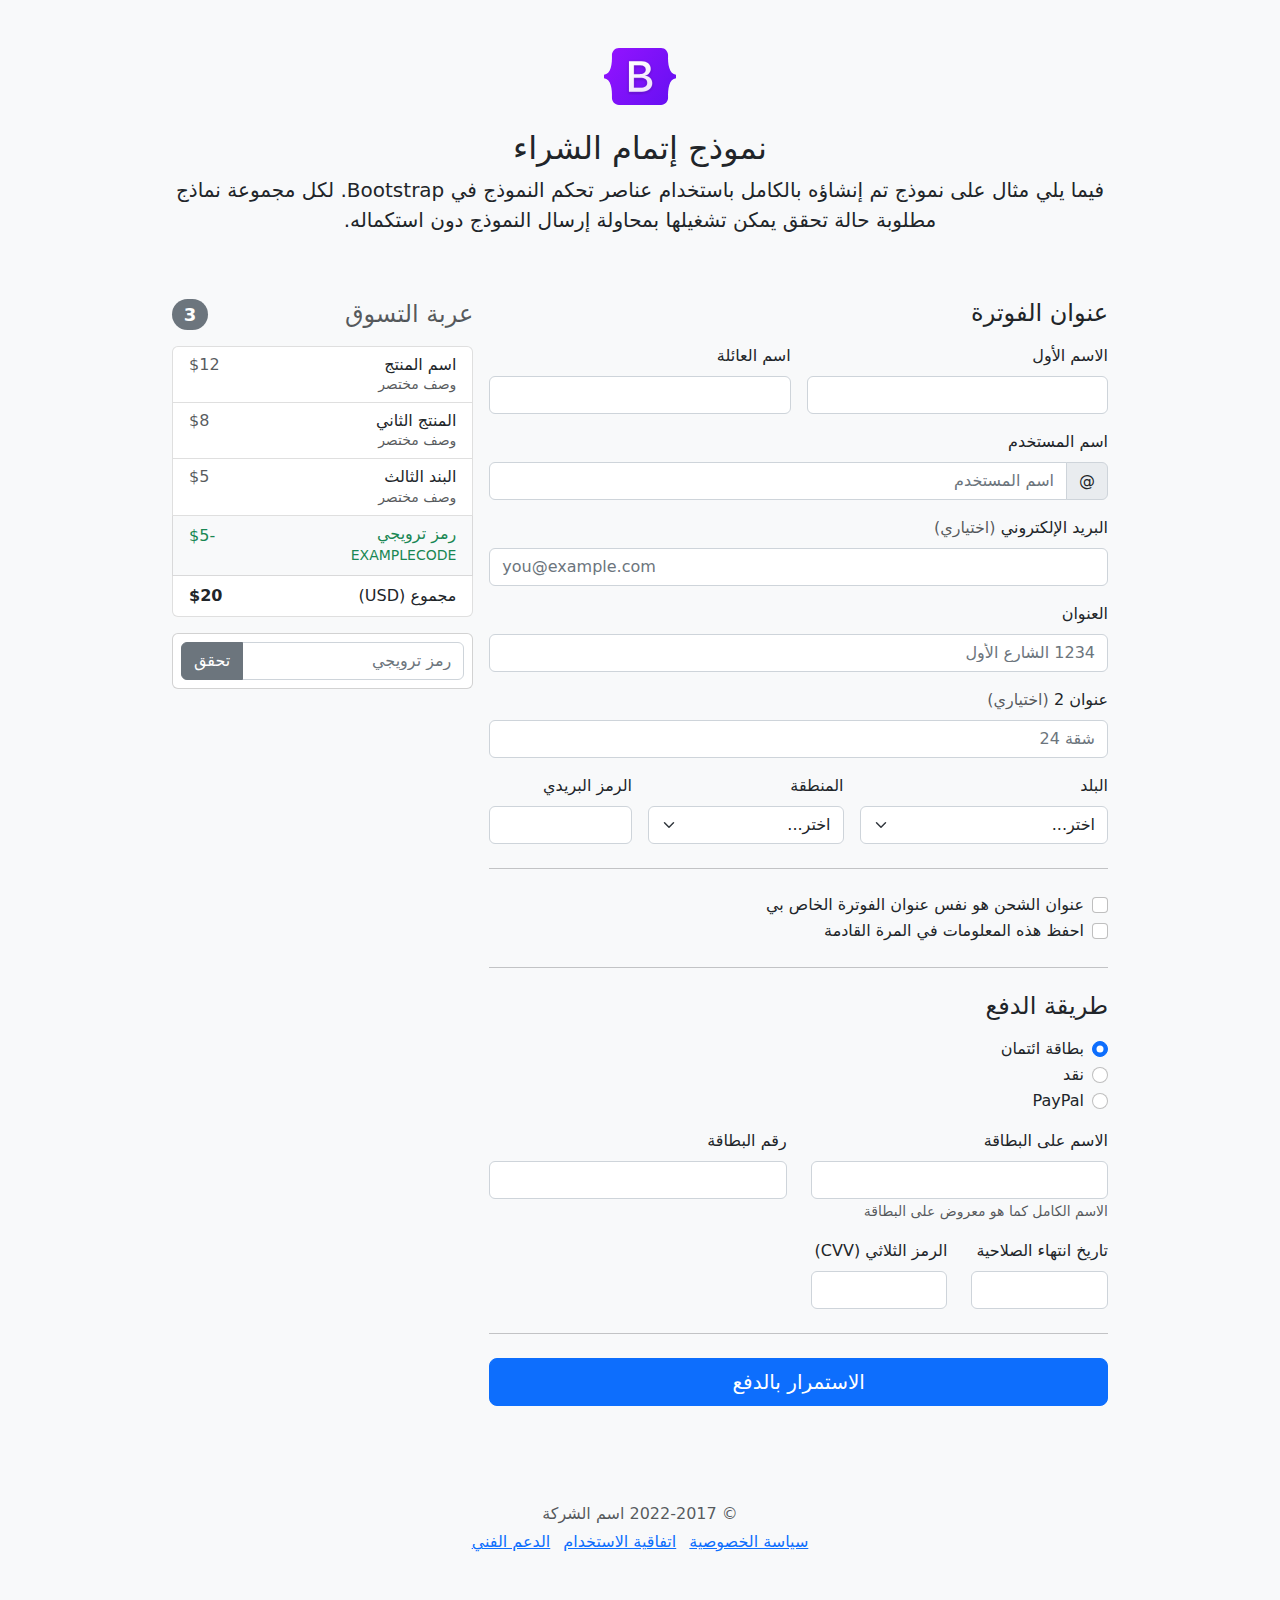
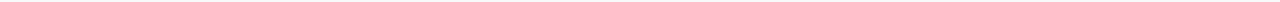
<file: Bootstrap Files/bootstrap-5.2.0-beta1-examples/bootstrap-5.2.0-beta1-examples/checkout-rtl/index.html>
<!doctype html>
<html lang="ar" dir="rtl">
  <head>
    <meta charset="utf-8">
    <meta name="viewport" content="width=device-width, initial-scale=1">
    <meta name="description" content="">
    <meta name="author" content="Mark Otto, Jacob Thornton, and Bootstrap contributors">
    <meta name="generator" content="Hugo 0.98.0">
    <title>مثال إتمام الشراء · Bootstrap v5.2</title>

    <link rel="canonical" href="https://getbootstrap.com/docs/5.2/examples/checkout-rtl/">

    

    

<link href="../assets/dist/css/bootstrap.rtl.min.css" rel="stylesheet">

    <style>
      .bd-placeholder-img {
        font-size: 1.125rem;
        text-anchor: middle;
        -webkit-user-select: none;
        -moz-user-select: none;
        user-select: none;
      }

      @media (min-width: 768px) {
        .bd-placeholder-img-lg {
          font-size: 3.5rem;
        }
      }

      .b-example-divider {
        height: 3rem;
        background-color: rgba(0, 0, 0, .1);
        border: solid rgba(0, 0, 0, .15);
        border-width: 1px 0;
        box-shadow: inset 0 .5em 1.5em rgba(0, 0, 0, .1), inset 0 .125em .5em rgba(0, 0, 0, .15);
      }

      .b-example-vr {
        flex-shrink: 0;
        width: 1.5rem;
        height: 100vh;
      }

      .bi {
        vertical-align: -.125em;
        fill: currentColor;
      }

      .nav-scroller {
        position: relative;
        z-index: 2;
        height: 2.75rem;
        overflow-y: hidden;
      }

      .nav-scroller .nav {
        display: flex;
        flex-wrap: nowrap;
        padding-bottom: 1rem;
        margin-top: -1px;
        overflow-x: auto;
        text-align: center;
        white-space: nowrap;
        -webkit-overflow-scrolling: touch;
      }
    </style>

    
    <!-- Custom styles for this template -->
    <link href="../checkout/form-validation.css" rel="stylesheet">
  </head>
  <body class="bg-light">
    
<div class="container">
  <main>
    <div class="py-5 text-center">
      <img class="d-block mx-auto mb-4" src="../assets/brand/bootstrap-logo.svg" alt="" width="72" height="57">
      <h2>نموذج إتمام الشراء</h2>
      <p class="lead">فيما يلي مثال على نموذج تم إنشاؤه بالكامل باستخدام عناصر تحكم النموذج في Bootstrap. لكل مجموعة نماذج مطلوبة حالة تحقق يمكن تشغيلها بمحاولة إرسال النموذج دون استكماله.</p>
    </div>

    <div class="row g-3">
      <div class="col-md-5 col-lg-4 order-md-last">
        <h4 class="d-flex justify-content-between align-items-center mb-3">
          <span class="text-muted">عربة التسوق</span>
          <span class="badge bg-secondary rounded-pill">3</span>
        </h4>
        <ul class="list-group mb-3">
          <li class="list-group-item d-flex justify-content-between lh-sm">
            <div>
              <h6 class="my-0">اسم المنتج</h6>
              <small class="text-muted">وصف مختصر</small>
            </div>
            <span class="text-muted">$12</span>
          </li>
          <li class="list-group-item d-flex justify-content-between lh-sm">
            <div>
              <h6 class="my-0">المنتج الثاني</h6>
              <small class="text-muted">وصف مختصر</small>
            </div>
            <span class="text-muted">$8</span>
          </li>
          <li class="list-group-item d-flex justify-content-between lh-sm">
            <div>
              <h6 class="my-0">البند الثالث</h6>
              <small class="text-muted">وصف مختصر</small>
            </div>
            <span class="text-muted">$5</span>
          </li>
          <li class="list-group-item d-flex justify-content-between bg-light">
            <div class="text-success">
              <h6 class="my-0">رمز ترويجي</h6>
              <small>EXAMPLECODE</small>
            </div>
            <span class="text-success">-$5</span>
          </li>
          <li class="list-group-item d-flex justify-content-between">
            <span>مجموع (USD)</span>
            <strong>$20</strong>
          </li>
        </ul>

        <form class="card p-2">
          <div class="input-group">
            <input type="text" class="form-control" placeholder="رمز ترويجي">
            <button type="submit" class="btn btn-secondary">تحقق</button>
          </div>
        </form>
      </div>
      <div class="col-md-7 col-lg-8">
        <h4 class="mb-3">عنوان الفوترة</h4>
        <form class="needs-validation" novalidate>
          <div class="row g-3">
            <div class="col-sm-6">
              <label for="firstName" class="form-label">الاسم الأول</label>
              <input type="text" class="form-control" id="firstName" placeholder="" value="" required>
              <div class="invalid-feedback">
                يرجى إدخال اسم أول صحيح.
              </div>
            </div>

            <div class="col-sm-6">
              <label for="lastName" class="form-label">اسم العائلة</label>
              <input type="text" class="form-control" id="lastName" placeholder="" value="" required>
              <div class="invalid-feedback">
                يرجى إدخال اسم عائلة صحيح.
              </div>
            </div>

            <div class="col-12">
              <label for="username" class="form-label">اسم المستخدم</label>
              <div class="input-group has-validation">
                <span class="input-group-text">@</span>
                <input type="text" class="form-control" id="username" placeholder="اسم المستخدم" required>
              <div class="invalid-feedback">
                اسم المستخدم الخاص بك مطلوب.
                </div>
              </div>
            </div>

            <div class="col-12">
              <label for="email" class="form-label">البريد الإلكتروني <span class="text-muted">(اختياري)</span></label>
              <input type="email" class="form-control" id="email" placeholder="you@example.com">
              <div class="invalid-feedback">
                يرجى إدخال عنوان بريد إلكتروني صحيح لتصلكم تحديثات الشحن.
              </div>
            </div>

            <div class="col-12">
              <label for="address" class="form-label">العنوان</label>
              <input type="text" class="form-control" id="address" placeholder="1234 الشارع الأول" required>
              <div class="invalid-feedback">
                يرجى إدخال عنوان الشحن الخاص بك.
              </div>
            </div>

            <div class="col-12">
              <label for="address2" class="form-label">عنوان 2 <span class="text-muted">(اختياري)</span></label>
              <input type="text" class="form-control" id="address2" placeholder="شقة 24">
            </div>

            <div class="col-md-5">
              <label for="country" class="form-label">البلد</label>
              <select class="form-select" id="country" required>
                <option value="">اختر...</option>
                <option>الولايات المتحدة الأمريكية</option>
              </select>
              <div class="invalid-feedback">
                يرجى اختيار بلد صحيح.
              </div>
            </div>

            <div class="col-md-4">
              <label for="state" class="form-label">المنطقة</label>
              <select class="form-select" id="state" required>
                <option value="">اختر...</option>
                <option>كاليفورنيا</option>
              </select>
              <div class="invalid-feedback">
                يرجى اختيار اسم منطقة صحيح.
              </div>
            </div>

            <div class="col-md-3">
              <label for="zip" class="form-label">الرمز البريدي</label>
              <input type="text" class="form-control" id="zip" placeholder="" required>
              <div class="invalid-feedback">
                الرمز البريدي مطلوب.
              </div>
            </div>
          </div>

          <hr class="my-4">

          <div class="form-check">
            <input type="checkbox" class="form-check-input" id="same-address">
            <label class="form-check-label" for="same-address">عنوان الشحن هو نفس عنوان الفوترة الخاص بي</label>
          </div>

          <div class="form-check">
            <input type="checkbox" class="form-check-input" id="save-info">
            <label class="form-check-label" for="save-info">احفظ هذه المعلومات في المرة القادمة</label>
          </div>

          <hr class="my-4">

          <h4 class="mb-3">طريقة الدفع</h4>

          <div class="my-3">
            <div class="form-check">
              <input id="credit" name="paymentMethod" type="radio" class="form-check-input" checked required>
              <label class="form-check-label" for="credit">بطاقة ائتمان</label>
            </div>
            <div class="form-check">
              <input id="cash" name="paymentMethod" type="radio" class="form-check-input" required>
              <label class="form-check-label" for="cash">نقد</label>
            </div>
            <div class="form-check">
              <input id="paypal" name="paymentMethod" type="radio" class="form-check-input" required>
              <label class="form-check-label" for="paypal">PayPal</label>
            </div>
          </div>

          <div class="row gy-3">
            <div class="col-md-6">
              <label for="cc-name" class="form-label">الاسم على البطاقة</label>
              <input type="text" class="form-control" id="cc-name" placeholder="" required>
              <small class="text-muted">الاسم الكامل كما هو معروض على البطاقة</small>
              <div class="invalid-feedback">
                الاسم على البطاقة مطلوب
              </div>
            </div>

            <div class="col-md-6">
              <label for="cc-number" class="form-label">رقم البطاقة</label>
              <input type="text" class="form-control" id="cc-number" placeholder="" required>
              <div class="invalid-feedback">
                رقم بطاقة الائتمان مطلوب
              </div>
            </div>

            <div class="col-md-3">
              <label for="cc-expiration" class="form-label">تاريخ انتهاء الصلاحية</label>
              <input type="text" class="form-control" id="cc-expiration" placeholder="" required>
              <div class="invalid-feedback">
                تاريخ انتهاء الصلاحية مطلوب
              </div>
            </div>

            <div class="col-md-3">
              <label for="cc-cvv" class="form-label">الرمز الثلاثي (CVV)</label>
              <input type="text" class="form-control" id="cc-cvv" placeholder="" required>
              <div class="invalid-feedback">
                رمز الحماية مطلوب
              </div>
            </div>
          </div>

          <hr class="my-4">

          <button class="w-100 btn btn-primary btn-lg" type="submit">الاستمرار بالدفع</button>
        </form>
      </div>
    </div>
  </main>
  <footer class="my-5 pt-5 text-muted text-center text-small">
    <p class="mb-1">&copy; 2022-2017 اسم الشركة</p>
    <ul class="list-inline">
      <li class="list-inline-item"><a href="#">سياسة الخصوصية</a></li>
      <li class="list-inline-item"><a href="#">اتفاقية الاستخدام</a></li>
      <li class="list-inline-item"><a href="#">الدعم الفني</a></li>
    </ul>
  </footer>
</div>


    <script src="../assets/dist/js/bootstrap.bundle.min.js"></script>

      <script src="../checkout/form-validation.js"></script>
  </body>
</html>
</file>
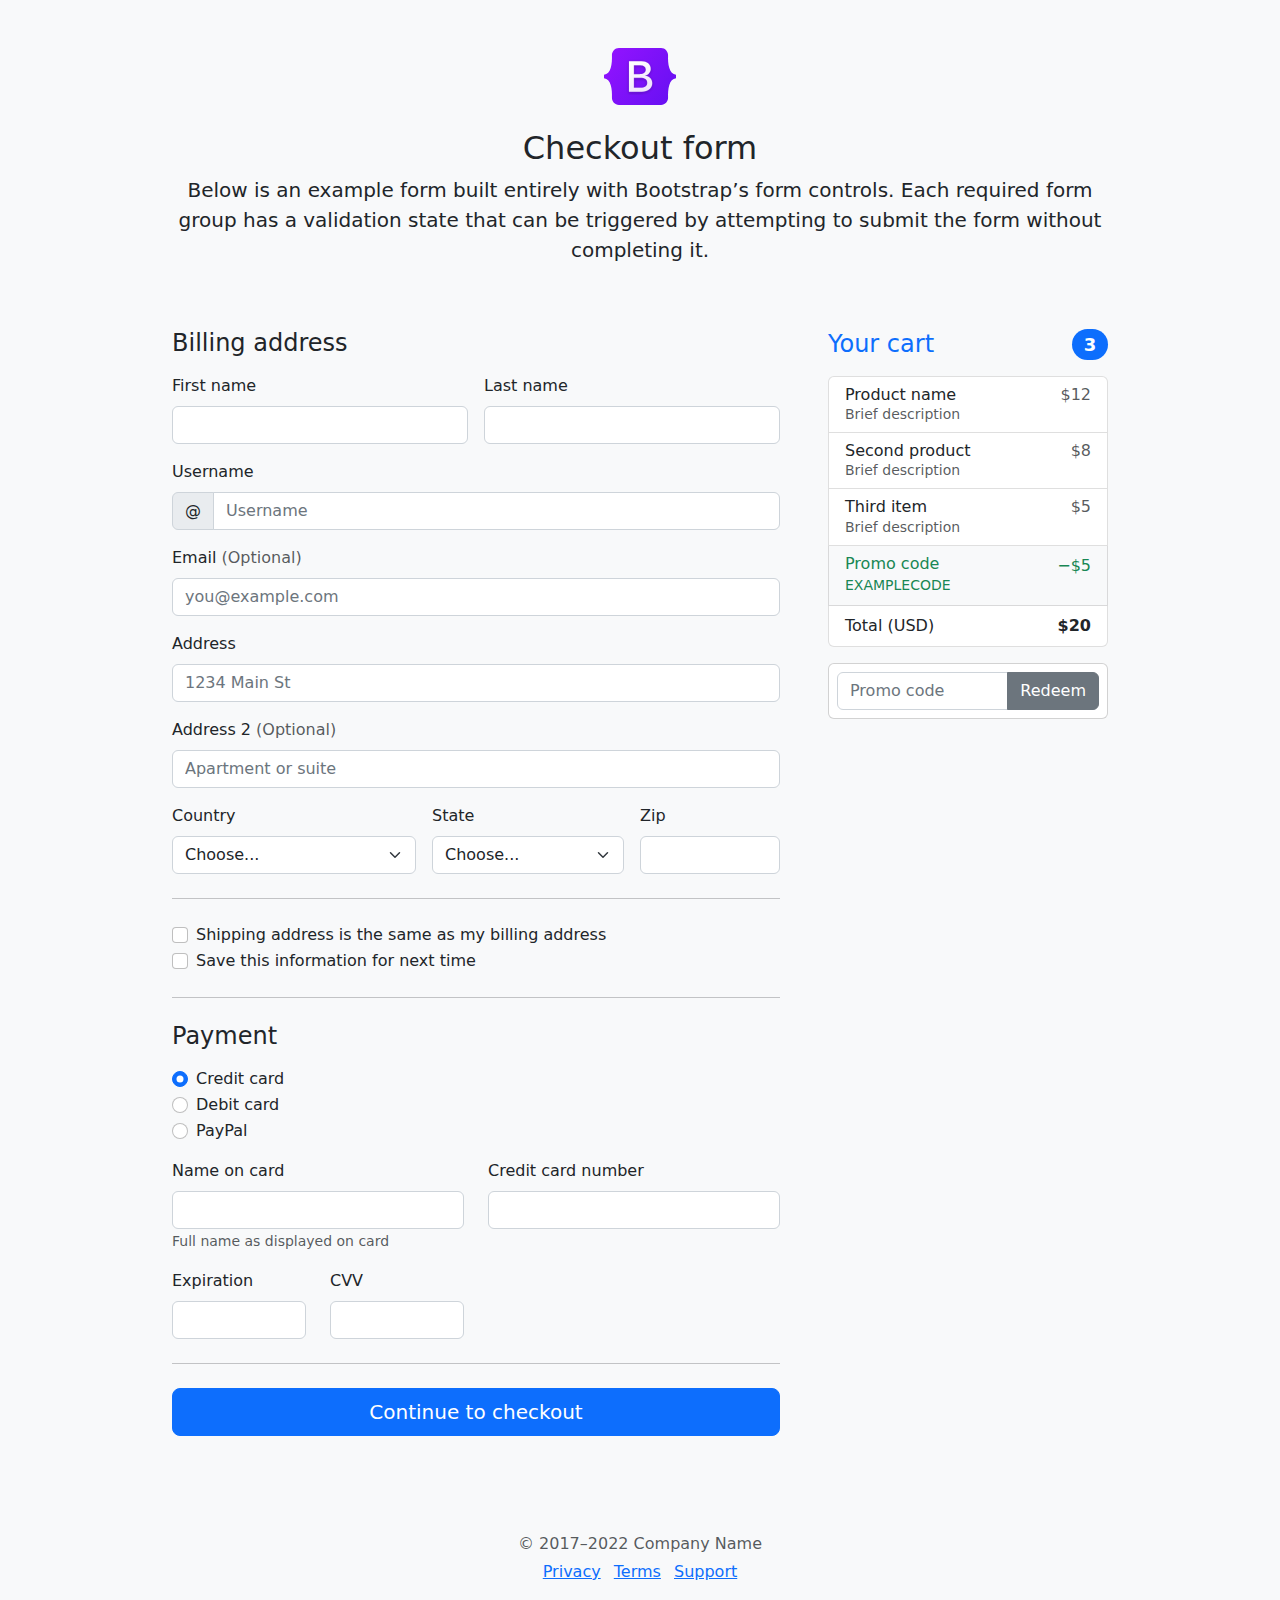
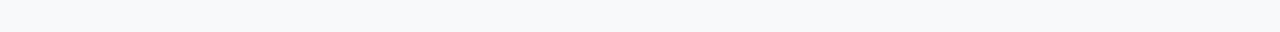
<file: Bootstrap Files/bootstrap-5.2.0-beta1-examples/bootstrap-5.2.0-beta1-examples/checkout/index.html>
<!doctype html>
<html lang="en">
  <head>
    <meta charset="utf-8">
    <meta name="viewport" content="width=device-width, initial-scale=1">
    <meta name="description" content="">
    <meta name="author" content="Mark Otto, Jacob Thornton, and Bootstrap contributors">
    <meta name="generator" content="Hugo 0.98.0">
    <title>Checkout example · Bootstrap v5.2</title>

    <link rel="canonical" href="https://getbootstrap.com/docs/5.2/examples/checkout/">

    

    

<link href="../assets/dist/css/bootstrap.min.css" rel="stylesheet">

    <style>
      .bd-placeholder-img {
        font-size: 1.125rem;
        text-anchor: middle;
        -webkit-user-select: none;
        -moz-user-select: none;
        user-select: none;
      }

      @media (min-width: 768px) {
        .bd-placeholder-img-lg {
          font-size: 3.5rem;
        }
      }

      .b-example-divider {
        height: 3rem;
        background-color: rgba(0, 0, 0, .1);
        border: solid rgba(0, 0, 0, .15);
        border-width: 1px 0;
        box-shadow: inset 0 .5em 1.5em rgba(0, 0, 0, .1), inset 0 .125em .5em rgba(0, 0, 0, .15);
      }

      .b-example-vr {
        flex-shrink: 0;
        width: 1.5rem;
        height: 100vh;
      }

      .bi {
        vertical-align: -.125em;
        fill: currentColor;
      }

      .nav-scroller {
        position: relative;
        z-index: 2;
        height: 2.75rem;
        overflow-y: hidden;
      }

      .nav-scroller .nav {
        display: flex;
        flex-wrap: nowrap;
        padding-bottom: 1rem;
        margin-top: -1px;
        overflow-x: auto;
        text-align: center;
        white-space: nowrap;
        -webkit-overflow-scrolling: touch;
      }
    </style>

    
    <!-- Custom styles for this template -->
    <link href="form-validation.css" rel="stylesheet">
  </head>
  <body class="bg-light">
    
<div class="container">
  <main>
    <div class="py-5 text-center">
      <img class="d-block mx-auto mb-4" src="../assets/brand/bootstrap-logo.svg" alt="" width="72" height="57">
      <h2>Checkout form</h2>
      <p class="lead">Below is an example form built entirely with Bootstrap’s form controls. Each required form group has a validation state that can be triggered by attempting to submit the form without completing it.</p>
    </div>

    <div class="row g-5">
      <div class="col-md-5 col-lg-4 order-md-last">
        <h4 class="d-flex justify-content-between align-items-center mb-3">
          <span class="text-primary">Your cart</span>
          <span class="badge bg-primary rounded-pill">3</span>
        </h4>
        <ul class="list-group mb-3">
          <li class="list-group-item d-flex justify-content-between lh-sm">
            <div>
              <h6 class="my-0">Product name</h6>
              <small class="text-muted">Brief description</small>
            </div>
            <span class="text-muted">$12</span>
          </li>
          <li class="list-group-item d-flex justify-content-between lh-sm">
            <div>
              <h6 class="my-0">Second product</h6>
              <small class="text-muted">Brief description</small>
            </div>
            <span class="text-muted">$8</span>
          </li>
          <li class="list-group-item d-flex justify-content-between lh-sm">
            <div>
              <h6 class="my-0">Third item</h6>
              <small class="text-muted">Brief description</small>
            </div>
            <span class="text-muted">$5</span>
          </li>
          <li class="list-group-item d-flex justify-content-between bg-light">
            <div class="text-success">
              <h6 class="my-0">Promo code</h6>
              <small>EXAMPLECODE</small>
            </div>
            <span class="text-success">−$5</span>
          </li>
          <li class="list-group-item d-flex justify-content-between">
            <span>Total (USD)</span>
            <strong>$20</strong>
          </li>
        </ul>

        <form class="card p-2">
          <div class="input-group">
            <input type="text" class="form-control" placeholder="Promo code">
            <button type="submit" class="btn btn-secondary">Redeem</button>
          </div>
        </form>
      </div>
      <div class="col-md-7 col-lg-8">
        <h4 class="mb-3">Billing address</h4>
        <form class="needs-validation" novalidate>
          <div class="row g-3">
            <div class="col-sm-6">
              <label for="firstName" class="form-label">First name</label>
              <input type="text" class="form-control" id="firstName" placeholder="" value="" required>
              <div class="invalid-feedback">
                Valid first name is required.
              </div>
            </div>

            <div class="col-sm-6">
              <label for="lastName" class="form-label">Last name</label>
              <input type="text" class="form-control" id="lastName" placeholder="" value="" required>
              <div class="invalid-feedback">
                Valid last name is required.
              </div>
            </div>

            <div class="col-12">
              <label for="username" class="form-label">Username</label>
              <div class="input-group has-validation">
                <span class="input-group-text">@</span>
                <input type="text" class="form-control" id="username" placeholder="Username" required>
              <div class="invalid-feedback">
                  Your username is required.
                </div>
              </div>
            </div>

            <div class="col-12">
              <label for="email" class="form-label">Email <span class="text-muted">(Optional)</span></label>
              <input type="email" class="form-control" id="email" placeholder="you@example.com">
              <div class="invalid-feedback">
                Please enter a valid email address for shipping updates.
              </div>
            </div>

            <div class="col-12">
              <label for="address" class="form-label">Address</label>
              <input type="text" class="form-control" id="address" placeholder="1234 Main St" required>
              <div class="invalid-feedback">
                Please enter your shipping address.
              </div>
            </div>

            <div class="col-12">
              <label for="address2" class="form-label">Address 2 <span class="text-muted">(Optional)</span></label>
              <input type="text" class="form-control" id="address2" placeholder="Apartment or suite">
            </div>

            <div class="col-md-5">
              <label for="country" class="form-label">Country</label>
              <select class="form-select" id="country" required>
                <option value="">Choose...</option>
                <option>United States</option>
              </select>
              <div class="invalid-feedback">
                Please select a valid country.
              </div>
            </div>

            <div class="col-md-4">
              <label for="state" class="form-label">State</label>
              <select class="form-select" id="state" required>
                <option value="">Choose...</option>
                <option>California</option>
              </select>
              <div class="invalid-feedback">
                Please provide a valid state.
              </div>
            </div>

            <div class="col-md-3">
              <label for="zip" class="form-label">Zip</label>
              <input type="text" class="form-control" id="zip" placeholder="" required>
              <div class="invalid-feedback">
                Zip code required.
              </div>
            </div>
          </div>

          <hr class="my-4">

          <div class="form-check">
            <input type="checkbox" class="form-check-input" id="same-address">
            <label class="form-check-label" for="same-address">Shipping address is the same as my billing address</label>
          </div>

          <div class="form-check">
            <input type="checkbox" class="form-check-input" id="save-info">
            <label class="form-check-label" for="save-info">Save this information for next time</label>
          </div>

          <hr class="my-4">

          <h4 class="mb-3">Payment</h4>

          <div class="my-3">
            <div class="form-check">
              <input id="credit" name="paymentMethod" type="radio" class="form-check-input" checked required>
              <label class="form-check-label" for="credit">Credit card</label>
            </div>
            <div class="form-check">
              <input id="debit" name="paymentMethod" type="radio" class="form-check-input" required>
              <label class="form-check-label" for="debit">Debit card</label>
            </div>
            <div class="form-check">
              <input id="paypal" name="paymentMethod" type="radio" class="form-check-input" required>
              <label class="form-check-label" for="paypal">PayPal</label>
            </div>
          </div>

          <div class="row gy-3">
            <div class="col-md-6">
              <label for="cc-name" class="form-label">Name on card</label>
              <input type="text" class="form-control" id="cc-name" placeholder="" required>
              <small class="text-muted">Full name as displayed on card</small>
              <div class="invalid-feedback">
                Name on card is required
              </div>
            </div>

            <div class="col-md-6">
              <label for="cc-number" class="form-label">Credit card number</label>
              <input type="text" class="form-control" id="cc-number" placeholder="" required>
              <div class="invalid-feedback">
                Credit card number is required
              </div>
            </div>

            <div class="col-md-3">
              <label for="cc-expiration" class="form-label">Expiration</label>
              <input type="text" class="form-control" id="cc-expiration" placeholder="" required>
              <div class="invalid-feedback">
                Expiration date required
              </div>
            </div>

            <div class="col-md-3">
              <label for="cc-cvv" class="form-label">CVV</label>
              <input type="text" class="form-control" id="cc-cvv" placeholder="" required>
              <div class="invalid-feedback">
                Security code required
              </div>
            </div>
          </div>

          <hr class="my-4">

          <button class="w-100 btn btn-primary btn-lg" type="submit">Continue to checkout</button>
        </form>
      </div>
    </div>
  </main>

  <footer class="my-5 pt-5 text-muted text-center text-small">
    <p class="mb-1">&copy; 2017–2022 Company Name</p>
    <ul class="list-inline">
      <li class="list-inline-item"><a href="#">Privacy</a></li>
      <li class="list-inline-item"><a href="#">Terms</a></li>
      <li class="list-inline-item"><a href="#">Support</a></li>
    </ul>
  </footer>
</div>


    <script src="../assets/dist/js/bootstrap.bundle.min.js"></script>

      <script src="form-validation.js"></script>
  </body>
</html>
</file>
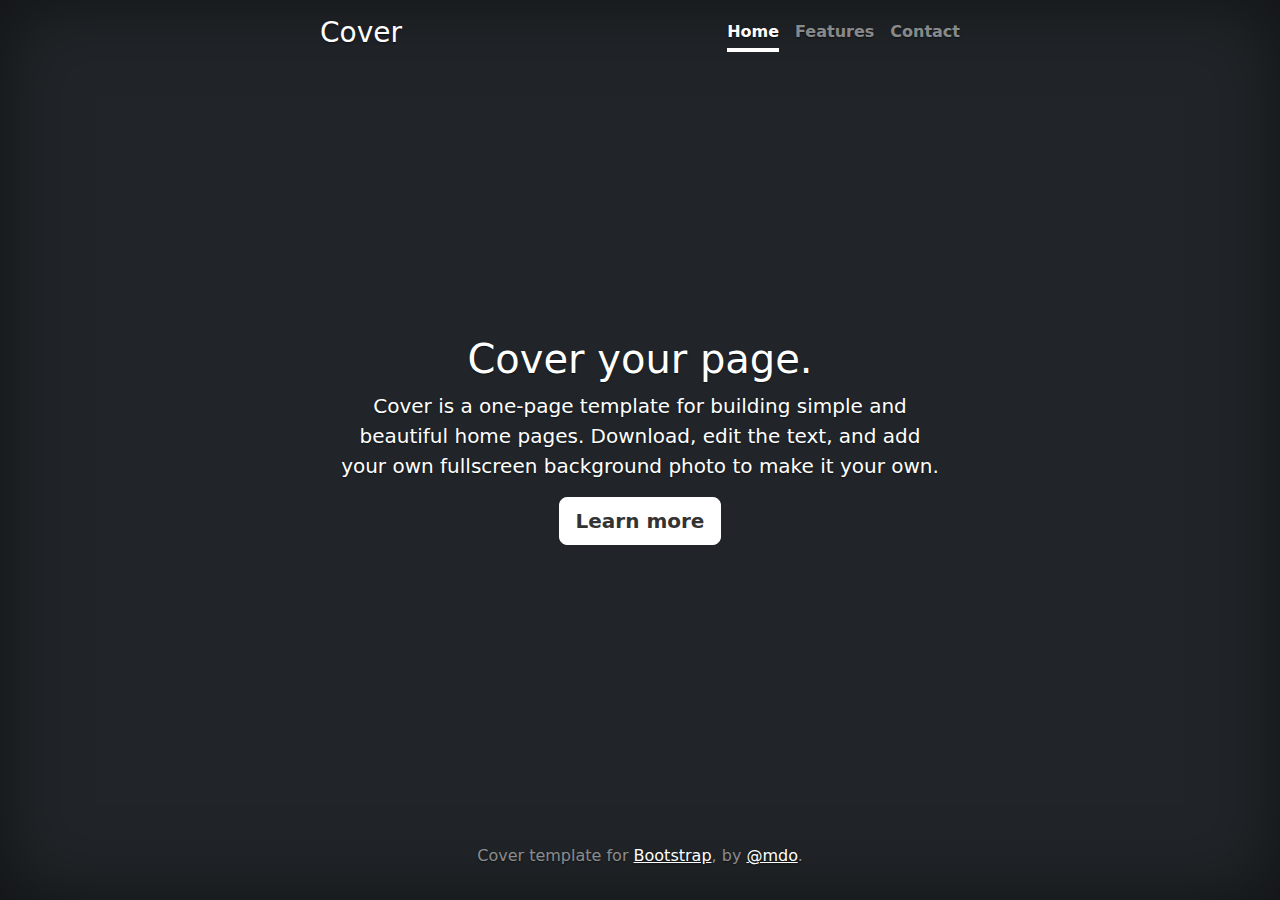
<file: Bootstrap Files/bootstrap-5.2.0-beta1-examples/bootstrap-5.2.0-beta1-examples/cover/index.html>
<!doctype html>
<html lang="en" class="h-100">
  <head>
    <meta charset="utf-8">
    <meta name="viewport" content="width=device-width, initial-scale=1">
    <meta name="description" content="">
    <meta name="author" content="Mark Otto, Jacob Thornton, and Bootstrap contributors">
    <meta name="generator" content="Hugo 0.98.0">
    <title>Cover Template · Bootstrap v5.2</title>

    <link rel="canonical" href="https://getbootstrap.com/docs/5.2/examples/cover/">

    

    

<link href="../assets/dist/css/bootstrap.min.css" rel="stylesheet">

    <style>
      .bd-placeholder-img {
        font-size: 1.125rem;
        text-anchor: middle;
        -webkit-user-select: none;
        -moz-user-select: none;
        user-select: none;
      }

      @media (min-width: 768px) {
        .bd-placeholder-img-lg {
          font-size: 3.5rem;
        }
      }

      .b-example-divider {
        height: 3rem;
        background-color: rgba(0, 0, 0, .1);
        border: solid rgba(0, 0, 0, .15);
        border-width: 1px 0;
        box-shadow: inset 0 .5em 1.5em rgba(0, 0, 0, .1), inset 0 .125em .5em rgba(0, 0, 0, .15);
      }

      .b-example-vr {
        flex-shrink: 0;
        width: 1.5rem;
        height: 100vh;
      }

      .bi {
        vertical-align: -.125em;
        fill: currentColor;
      }

      .nav-scroller {
        position: relative;
        z-index: 2;
        height: 2.75rem;
        overflow-y: hidden;
      }

      .nav-scroller .nav {
        display: flex;
        flex-wrap: nowrap;
        padding-bottom: 1rem;
        margin-top: -1px;
        overflow-x: auto;
        text-align: center;
        white-space: nowrap;
        -webkit-overflow-scrolling: touch;
      }
    </style>

    
    <!-- Custom styles for this template -->
    <link href="cover.css" rel="stylesheet">
  </head>
  <body class="d-flex h-100 text-center text-white bg-dark">
    
<div class="cover-container d-flex w-100 h-100 p-3 mx-auto flex-column">
  <header class="mb-auto">
    <div>
      <h3 class="float-md-start mb-0">Cover</h3>
      <nav class="nav nav-masthead justify-content-center float-md-end">
        <a class="nav-link fw-bold py-1 px-0 active" aria-current="page" href="#">Home</a>
        <a class="nav-link fw-bold py-1 px-0" href="#">Features</a>
        <a class="nav-link fw-bold py-1 px-0" href="#">Contact</a>
      </nav>
    </div>
  </header>

  <main class="px-3">
    <h1>Cover your page.</h1>
    <p class="lead">Cover is a one-page template for building simple and beautiful home pages. Download, edit the text, and add your own fullscreen background photo to make it your own.</p>
    <p class="lead">
      <a href="#" class="btn btn-lg btn-secondary fw-bold border-white bg-white">Learn more</a>
    </p>
  </main>

  <footer class="mt-auto text-white-50">
    <p>Cover template for <a href="https://getbootstrap.com/" class="text-white">Bootstrap</a>, by <a href="https://twitter.com/mdo" class="text-white">@mdo</a>.</p>
  </footer>
</div>


    
  </body>
</html>
</file>
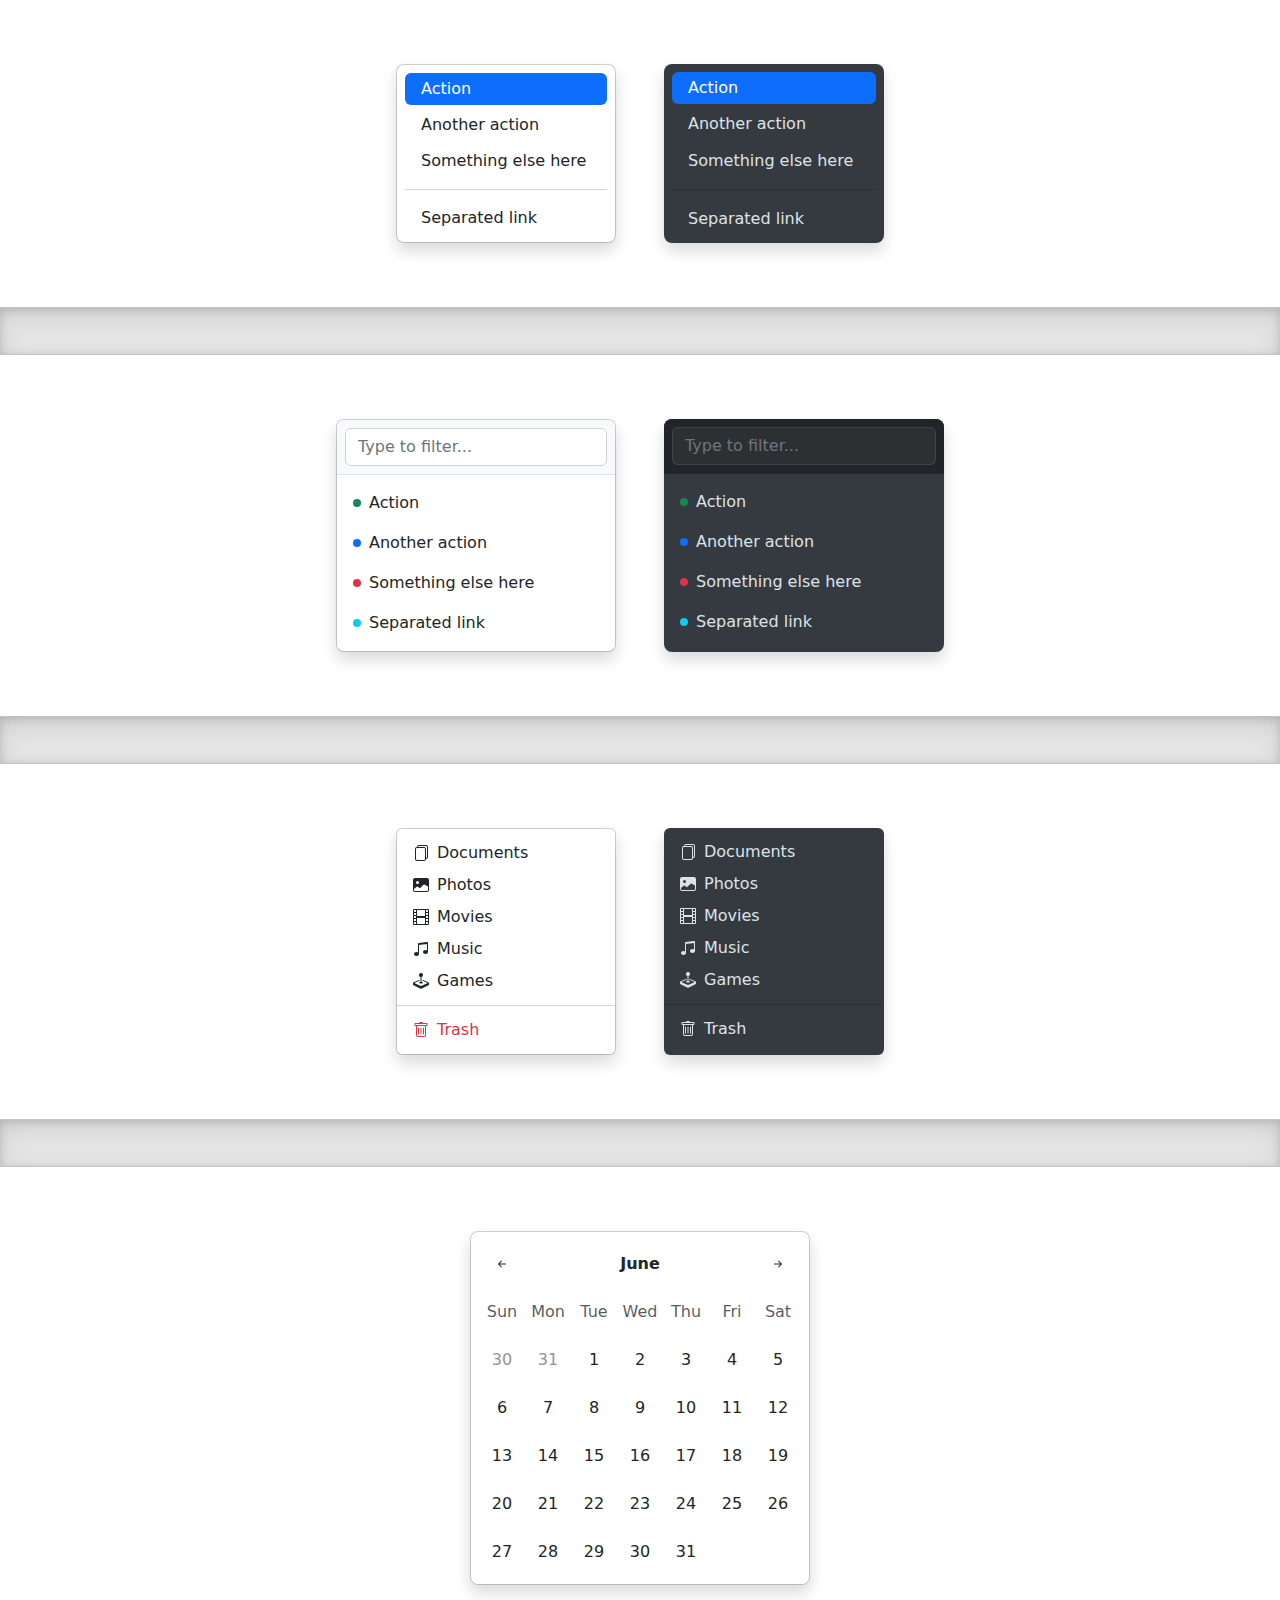
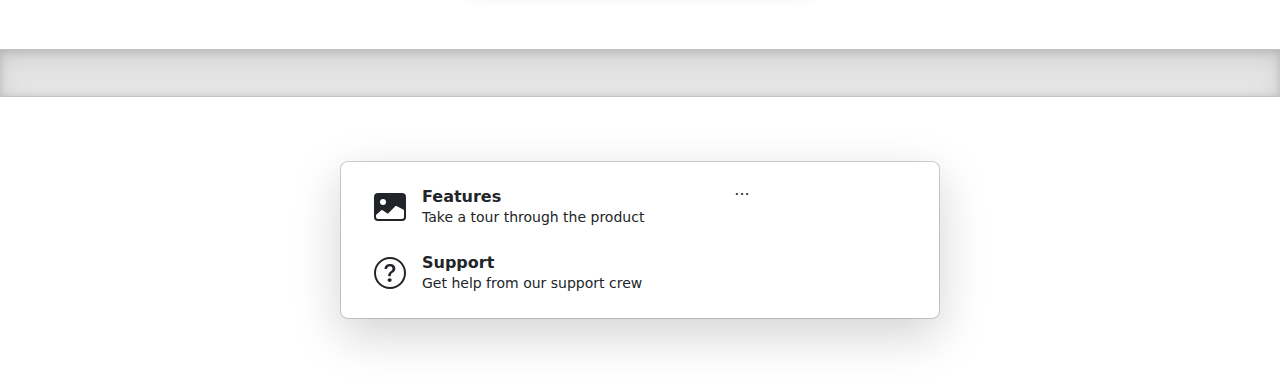
<file: Bootstrap Files/bootstrap-5.2.0-beta1-examples/bootstrap-5.2.0-beta1-examples/dropdowns/index.html>
<!doctype html>
<html lang="en">
  <head>
    <meta charset="utf-8">
    <meta name="viewport" content="width=device-width, initial-scale=1">
    <meta name="description" content="">
    <meta name="author" content="Mark Otto, Jacob Thornton, and Bootstrap contributors">
    <meta name="generator" content="Hugo 0.98.0">
    <title>Dropdowns · Bootstrap v5.2</title>

    <link rel="canonical" href="https://getbootstrap.com/docs/5.2/examples/dropdowns/">

    

    

<link href="../assets/dist/css/bootstrap.min.css" rel="stylesheet">

    <style>
      .bd-placeholder-img {
        font-size: 1.125rem;
        text-anchor: middle;
        -webkit-user-select: none;
        -moz-user-select: none;
        user-select: none;
      }

      @media (min-width: 768px) {
        .bd-placeholder-img-lg {
          font-size: 3.5rem;
        }
      }

      .b-example-divider {
        height: 3rem;
        background-color: rgba(0, 0, 0, .1);
        border: solid rgba(0, 0, 0, .15);
        border-width: 1px 0;
        box-shadow: inset 0 .5em 1.5em rgba(0, 0, 0, .1), inset 0 .125em .5em rgba(0, 0, 0, .15);
      }

      .b-example-vr {
        flex-shrink: 0;
        width: 1.5rem;
        height: 100vh;
      }

      .bi {
        vertical-align: -.125em;
        fill: currentColor;
      }

      .nav-scroller {
        position: relative;
        z-index: 2;
        height: 2.75rem;
        overflow-y: hidden;
      }

      .nav-scroller .nav {
        display: flex;
        flex-wrap: nowrap;
        padding-bottom: 1rem;
        margin-top: -1px;
        overflow-x: auto;
        text-align: center;
        white-space: nowrap;
        -webkit-overflow-scrolling: touch;
      }
    </style>

    
    <!-- Custom styles for this template -->
    <link href="dropdowns.css" rel="stylesheet">
  </head>
  <body>
    
<svg xmlns="http://www.w3.org/2000/svg" style="display: none;">
  <symbol id="bootstrap" viewBox="0 0 118 94">
    <title>Bootstrap</title>
    <path fill-rule="evenodd" clip-rule="evenodd" d="M24.509 0c-6.733 0-11.715 5.893-11.492 12.284.214 6.14-.064 14.092-2.066 20.577C8.943 39.365 5.547 43.485 0 44.014v5.972c5.547.529 8.943 4.649 10.951 11.153 2.002 6.485 2.28 14.437 2.066 20.577C12.794 88.106 17.776 94 24.51 94H93.5c6.733 0 11.714-5.893 11.491-12.284-.214-6.14.064-14.092 2.066-20.577 2.009-6.504 5.396-10.624 10.943-11.153v-5.972c-5.547-.529-8.934-4.649-10.943-11.153-2.002-6.484-2.28-14.437-2.066-20.577C105.214 5.894 100.233 0 93.5 0H24.508zM80 57.863C80 66.663 73.436 72 62.543 72H44a2 2 0 01-2-2V24a2 2 0 012-2h18.437c9.083 0 15.044 4.92 15.044 12.474 0 5.302-4.01 10.049-9.119 10.88v.277C75.317 46.394 80 51.21 80 57.863zM60.521 28.34H49.948v14.934h8.905c6.884 0 10.68-2.772 10.68-7.727 0-4.643-3.264-7.207-9.012-7.207zM49.948 49.2v16.458H60.91c7.167 0 10.964-2.876 10.964-8.281 0-5.406-3.903-8.178-11.425-8.178H49.948z"></path>
  </symbol>

  <symbol id="exclamation-triangle-fill" viewBox="0 0 16 16">
    <path d="M8.982 1.566a1.13 1.13 0 0 0-1.96 0L.165 13.233c-.457.778.091 1.767.98 1.767h13.713c.889 0 1.438-.99.98-1.767L8.982 1.566zM8 5c.535 0 .954.462.9.995l-.35 3.507a.552.552 0 0 1-1.1 0L7.1 5.995A.905.905 0 0 1 8 5zm.002 6a1 1 0 1 1 0 2 1 1 0 0 1 0-2z"/>
  </symbol>

  <symbol id="check2" viewBox="0 0 16 16">
    <path d="M13.854 3.646a.5.5 0 0 1 0 .708l-7 7a.5.5 0 0 1-.708 0l-3.5-3.5a.5.5 0 1 1 .708-.708L6.5 10.293l6.646-6.647a.5.5 0 0 1 .708 0z"/>
  </symbol>

  <symbol id="check2-circle" viewBox="0 0 16 16">
    <path d="M2.5 8a5.5 5.5 0 0 1 8.25-4.764.5.5 0 0 0 .5-.866A6.5 6.5 0 1 0 14.5 8a.5.5 0 0 0-1 0 5.5 5.5 0 1 1-11 0z"/>
    <path d="M15.354 3.354a.5.5 0 0 0-.708-.708L8 9.293 5.354 6.646a.5.5 0 1 0-.708.708l3 3a.5.5 0 0 0 .708 0l7-7z"/>
  </symbol>

  <symbol id="bookmark-star" viewBox="0 0 16 16">
    <path d="M7.84 4.1a.178.178 0 0 1 .32 0l.634 1.285a.178.178 0 0 0 .134.098l1.42.206c.145.021.204.2.098.303L9.42 6.993a.178.178 0 0 0-.051.158l.242 1.414a.178.178 0 0 1-.258.187l-1.27-.668a.178.178 0 0 0-.165 0l-1.27.668a.178.178 0 0 1-.257-.187l.242-1.414a.178.178 0 0 0-.05-.158l-1.03-1.001a.178.178 0 0 1 .098-.303l1.42-.206a.178.178 0 0 0 .134-.098L7.84 4.1z"/>
    <path d="M2 2a2 2 0 0 1 2-2h8a2 2 0 0 1 2 2v13.5a.5.5 0 0 1-.777.416L8 13.101l-5.223 2.815A.5.5 0 0 1 2 15.5V2zm2-1a1 1 0 0 0-1 1v12.566l4.723-2.482a.5.5 0 0 1 .554 0L13 14.566V2a1 1 0 0 0-1-1H4z"/>
  </symbol>

  <symbol id="grid-fill" viewBox="0 0 16 16">
    <path d="M1 2.5A1.5 1.5 0 0 1 2.5 1h3A1.5 1.5 0 0 1 7 2.5v3A1.5 1.5 0 0 1 5.5 7h-3A1.5 1.5 0 0 1 1 5.5v-3zm8 0A1.5 1.5 0 0 1 10.5 1h3A1.5 1.5 0 0 1 15 2.5v3A1.5 1.5 0 0 1 13.5 7h-3A1.5 1.5 0 0 1 9 5.5v-3zm-8 8A1.5 1.5 0 0 1 2.5 9h3A1.5 1.5 0 0 1 7 10.5v3A1.5 1.5 0 0 1 5.5 15h-3A1.5 1.5 0 0 1 1 13.5v-3zm8 0A1.5 1.5 0 0 1 10.5 9h3a1.5 1.5 0 0 1 1.5 1.5v3a1.5 1.5 0 0 1-1.5 1.5h-3A1.5 1.5 0 0 1 9 13.5v-3z"/>
  </symbol>

  <symbol id="stars" viewBox="0 0 16 16">
    <path d="M7.657 6.247c.11-.33.576-.33.686 0l.645 1.937a2.89 2.89 0 0 0 1.829 1.828l1.936.645c.33.11.33.576 0 .686l-1.937.645a2.89 2.89 0 0 0-1.828 1.829l-.645 1.936a.361.361 0 0 1-.686 0l-.645-1.937a2.89 2.89 0 0 0-1.828-1.828l-1.937-.645a.361.361 0 0 1 0-.686l1.937-.645a2.89 2.89 0 0 0 1.828-1.828l.645-1.937zM3.794 1.148a.217.217 0 0 1 .412 0l.387 1.162c.173.518.579.924 1.097 1.097l1.162.387a.217.217 0 0 1 0 .412l-1.162.387A1.734 1.734 0 0 0 4.593 5.69l-.387 1.162a.217.217 0 0 1-.412 0L3.407 5.69A1.734 1.734 0 0 0 2.31 4.593l-1.162-.387a.217.217 0 0 1 0-.412l1.162-.387A1.734 1.734 0 0 0 3.407 2.31l.387-1.162zM10.863.099a.145.145 0 0 1 .274 0l.258.774c.115.346.386.617.732.732l.774.258a.145.145 0 0 1 0 .274l-.774.258a1.156 1.156 0 0 0-.732.732l-.258.774a.145.145 0 0 1-.274 0l-.258-.774a1.156 1.156 0 0 0-.732-.732L9.1 2.137a.145.145 0 0 1 0-.274l.774-.258c.346-.115.617-.386.732-.732L10.863.1z"/>
  </symbol>

  <symbol id="film" viewBox="0 0 16 16">
    <path d="M0 1a1 1 0 0 1 1-1h14a1 1 0 0 1 1 1v14a1 1 0 0 1-1 1H1a1 1 0 0 1-1-1V1zm4 0v6h8V1H4zm8 8H4v6h8V9zM1 1v2h2V1H1zm2 3H1v2h2V4zM1 7v2h2V7H1zm2 3H1v2h2v-2zm-2 3v2h2v-2H1zM15 1h-2v2h2V1zm-2 3v2h2V4h-2zm2 3h-2v2h2V7zm-2 3v2h2v-2h-2zm2 3h-2v2h2v-2z"/>
  </symbol>

  <symbol id="joystick" viewBox="0 0 16 16">
    <path d="M10 2a2 2 0 0 1-1.5 1.937v5.087c.863.083 1.5.377 1.5.726 0 .414-.895.75-2 .75s-2-.336-2-.75c0-.35.637-.643 1.5-.726V3.937A2 2 0 1 1 10 2z"/>
    <path d="M0 9.665v1.717a1 1 0 0 0 .553.894l6.553 3.277a2 2 0 0 0 1.788 0l6.553-3.277a1 1 0 0 0 .553-.894V9.665c0-.1-.06-.19-.152-.23L9.5 6.715v.993l5.227 2.178a.125.125 0 0 1 .001.23l-5.94 2.546a2 2 0 0 1-1.576 0l-5.94-2.546a.125.125 0 0 1 .001-.23L6.5 7.708l-.013-.988L.152 9.435a.25.25 0 0 0-.152.23z"/>
  </symbol>

  <symbol id="music-note-beamed" viewBox="0 0 16 16">
    <path d="M6 13c0 1.105-1.12 2-2.5 2S1 14.105 1 13c0-1.104 1.12-2 2.5-2s2.5.896 2.5 2zm9-2c0 1.105-1.12 2-2.5 2s-2.5-.895-2.5-2 1.12-2 2.5-2 2.5.895 2.5 2z"/>
    <path fill-rule="evenodd" d="M14 11V2h1v9h-1zM6 3v10H5V3h1z"/>
    <path d="M5 2.905a1 1 0 0 1 .9-.995l8-.8a1 1 0 0 1 1.1.995V3L5 4V2.905z"/>
  </symbol>

  <symbol id="files" viewBox="0 0 16 16">
    <path d="M13 0H6a2 2 0 0 0-2 2 2 2 0 0 0-2 2v10a2 2 0 0 0 2 2h7a2 2 0 0 0 2-2 2 2 0 0 0 2-2V2a2 2 0 0 0-2-2zm0 13V4a2 2 0 0 0-2-2H5a1 1 0 0 1 1-1h7a1 1 0 0 1 1 1v10a1 1 0 0 1-1 1zM3 4a1 1 0 0 1 1-1h7a1 1 0 0 1 1 1v10a1 1 0 0 1-1 1H4a1 1 0 0 1-1-1V4z"/>
  </symbol>

  <symbol id="image-fill" viewBox="0 0 16 16">
    <path d="M.002 3a2 2 0 0 1 2-2h12a2 2 0 0 1 2 2v10a2 2 0 0 1-2 2h-12a2 2 0 0 1-2-2V3zm1 9v1a1 1 0 0 0 1 1h12a1 1 0 0 0 1-1V9.5l-3.777-1.947a.5.5 0 0 0-.577.093l-3.71 3.71-2.66-1.772a.5.5 0 0 0-.63.062L1.002 12zm5-6.5a1.5 1.5 0 1 0-3 0 1.5 1.5 0 0 0 3 0z"/>
  </symbol>

  <symbol id="trash" viewBox="0 0 16 16">
    <path d="M5.5 5.5A.5.5 0 0 1 6 6v6a.5.5 0 0 1-1 0V6a.5.5 0 0 1 .5-.5zm2.5 0a.5.5 0 0 1 .5.5v6a.5.5 0 0 1-1 0V6a.5.5 0 0 1 .5-.5zm3 .5a.5.5 0 0 0-1 0v6a.5.5 0 0 0 1 0V6z"/>
    <path fill-rule="evenodd" d="M14.5 3a1 1 0 0 1-1 1H13v9a2 2 0 0 1-2 2H5a2 2 0 0 1-2-2V4h-.5a1 1 0 0 1-1-1V2a1 1 0 0 1 1-1H6a1 1 0 0 1 1-1h2a1 1 0 0 1 1 1h3.5a1 1 0 0 1 1 1v1zM4.118 4 4 4.059V13a1 1 0 0 0 1 1h6a1 1 0 0 0 1-1V4.059L11.882 4H4.118zM2.5 3V2h11v1h-11z"/>
  </symbol>

  <symbol id="question-circle" viewBox="0 0 16 16">
    <path d="M8 15A7 7 0 1 1 8 1a7 7 0 0 1 0 14zm0 1A8 8 0 1 0 8 0a8 8 0 0 0 0 16z"/>
    <path d="M5.255 5.786a.237.237 0 0 0 .241.247h.825c.138 0 .248-.113.266-.25.09-.656.54-1.134 1.342-1.134.686 0 1.314.343 1.314 1.168 0 .635-.374.927-.965 1.371-.673.489-1.206 1.06-1.168 1.987l.003.217a.25.25 0 0 0 .25.246h.811a.25.25 0 0 0 .25-.25v-.105c0-.718.273-.927 1.01-1.486.609-.463 1.244-.977 1.244-2.056 0-1.511-1.276-2.241-2.673-2.241-1.267 0-2.655.59-2.75 2.286zm1.557 5.763c0 .533.425.927 1.01.927.609 0 1.028-.394 1.028-.927 0-.552-.42-.94-1.029-.94-.584 0-1.009.388-1.009.94z"/>
  </symbol>

  <symbol id="arrow-left-short" viewBox="0 0 16 16">
    <path fill-rule="evenodd" d="M12 8a.5.5 0 0 1-.5.5H5.707l2.147 2.146a.5.5 0 0 1-.708.708l-3-3a.5.5 0 0 1 0-.708l3-3a.5.5 0 1 1 .708.708L5.707 7.5H11.5a.5.5 0 0 1 .5.5z"/>
  </symbol>

  <symbol id="arrow-right-short" viewBox="0 0 16 16">
    <path fill-rule="evenodd" d="M4 8a.5.5 0 0 1 .5-.5h5.793L8.146 5.354a.5.5 0 1 1 .708-.708l3 3a.5.5 0 0 1 0 .708l-3 3a.5.5 0 0 1-.708-.708L10.293 8.5H4.5A.5.5 0 0 1 4 8z"/>
  </symbol>
</svg>

<div class="d-flex gap-5 justify-content-center">
  <ul class="dropdown-menu position-static d-grid gap-1 p-2 rounded-3 mx-0 shadow w-220px">
    <li><a class="dropdown-item rounded-2 active" href="#">Action</a></li>
    <li><a class="dropdown-item rounded-2" href="#">Another action</a></li>
    <li><a class="dropdown-item rounded-2" href="#">Something else here</a></li>
    <li><hr class="dropdown-divider"></li>
    <li><a class="dropdown-item rounded-2" href="#">Separated link</a></li>
  </ul>
  <ul class="dropdown-menu dropdown-menu-dark position-static d-grid gap-1 p-2 rounded-3 mx-0 border-0 shadow w-220px">
    <li><a class="dropdown-item rounded-2 active" href="#">Action</a></li>
    <li><a class="dropdown-item rounded-2" href="#">Another action</a></li>
    <li><a class="dropdown-item rounded-2" href="#">Something else here</a></li>
    <li><hr class="dropdown-divider"></li>
    <li><a class="dropdown-item rounded-2" href="#">Separated link</a></li>
  </ul>
</div>

<div class="b-example-divider"></div>

<div class="d-flex gap-5 justify-content-center">
  <div class="dropdown-menu d-block position-static pt-0 mx-0 rounded-3 shadow overflow-hidden w-280px">
    <form class="p-2 mb-2 bg-light border-bottom">
      <input type="search" class="form-control" autocomplete="false" placeholder="Type to filter...">
    </form>
    <ul class="list-unstyled mb-0">
      <li><a class="dropdown-item d-flex align-items-center gap-2 py-2" href="#">
        <span class="d-inline-block bg-success rounded-circle p-1"></span>
        Action
      </a></li>
      <li><a class="dropdown-item d-flex align-items-center gap-2 py-2" href="#">
        <span class="d-inline-block bg-primary rounded-circle p-1"></span>
        Another action
      </a></li>
      <li><a class="dropdown-item d-flex align-items-center gap-2 py-2" href="#">
        <span class="d-inline-block bg-danger rounded-circle p-1"></span>
        Something else here
      </a></li>
      <li><a class="dropdown-item d-flex align-items-center gap-2 py-2" href="#">
        <span class="d-inline-block bg-info rounded-circle p-1"></span>
        Separated link
      </a></li>
    </ul>
  </div>

  <div class="dropdown-menu dropdown-menu-dark d-block position-static border-0 pt-0 mx-0 rounded-3 shadow overflow-hidden w-280px">
    <form class="p-2 mb-2 bg-dark border-bottom border-dark">
      <input type="search" class="form-control form-control-dark" autocomplete="false" placeholder="Type to filter...">
    </form>
    <ul class="list-unstyled mb-0">
      <li><a class="dropdown-item d-flex align-items-center gap-2 py-2" href="#">
        <span class="d-inline-block bg-success rounded-circle p-1"></span>
        Action
      </a></li>
      <li><a class="dropdown-item d-flex align-items-center gap-2 py-2" href="#">
        <span class="d-inline-block bg-primary rounded-circle p-1"></span>
        Another action
      </a></li>
      <li><a class="dropdown-item d-flex align-items-center gap-2 py-2" href="#">
        <span class="d-inline-block bg-danger rounded-circle p-1"></span>
        Something else here
      </a></li>
      <li><a class="dropdown-item d-flex align-items-center gap-2 py-2" href="#">
        <span class="d-inline-block bg-info rounded-circle p-1"></span>
        Separated link
      </a></li>
    </ul>
  </div>
</div>

<div class="b-example-divider"></div>

<div class="d-flex gap-5 justify-content-center">
  <ul class="dropdown-menu d-block position-static mx-0 shadow w-220px">
    <li>
      <a class="dropdown-item d-flex gap-2 align-items-center" href="#">
        <svg class="bi" width="16" height="16"><use xlink:href="#files"/></svg>
        Documents
      </a>
    </li>
    <li>
      <a class="dropdown-item d-flex gap-2 align-items-center" href="#">
        <svg class="bi" width="16" height="16"><use xlink:href="#image-fill"/></svg>
        Photos
      </a>
    </li>
    <li>
      <a class="dropdown-item d-flex gap-2 align-items-center" href="#">
        <svg class="bi" width="16" height="16"><use xlink:href="#film"/></svg>
        Movies
      </a>
    </li>
    <li>
      <a class="dropdown-item d-flex gap-2 align-items-center" href="#">
        <svg class="bi" width="16" height="16"><use xlink:href="#music-note-beamed"/></svg>
        Music
      </a>
    </li>
    <li>
      <a class="dropdown-item d-flex gap-2 align-items-center" href="#">
        <svg class="bi" width="16" height="16"><use xlink:href="#joystick"/></svg>
        Games
      </a>
    </li>
    <li><hr class="dropdown-divider"></li>
    <li>
      <a class="dropdown-item dropdown-item-danger d-flex gap-2 align-items-center" href="#">
        <svg class="bi" width="16" height="16"><use xlink:href="#trash"/></svg>
        Trash
      </a>
    </li>
  </ul>
  <ul class="dropdown-menu dropdown-menu-dark d-block position-static mx-0 border-0 shadow w-220px">
    <li>
      <a class="dropdown-item d-flex gap-2 align-items-center" href="#">
        <svg class="bi" width="16" height="16"><use xlink:href="#files"/></svg>
        Documents
      </a>
    </li>
    <li>
      <a class="dropdown-item d-flex gap-2 align-items-center" href="#">
        <svg class="bi" width="16" height="16"><use xlink:href="#image-fill"/></svg>
        Photos
      </a>
    </li>
    <li>
      <a class="dropdown-item d-flex gap-2 align-items-center" href="#">
        <svg class="bi" width="16" height="16"><use xlink:href="#film"/></svg>
        Movies
      </a>
    </li>
    <li>
      <a class="dropdown-item d-flex gap-2 align-items-center" href="#">
        <svg class="bi" width="16" height="16"><use xlink:href="#music-note-beamed"/></svg>
        Music
      </a>
    </li>
    <li>
      <a class="dropdown-item d-flex gap-2 align-items-center" href="#">
        <svg class="bi" width="16" height="16"><use xlink:href="#joystick"/></svg>
        Games
      </a>
    </li>
    <li><hr class="dropdown-divider"></li>
    <li>
      <a class="dropdown-item d-flex gap-2 align-items-center" href="#">
        <svg class="bi" width="16" height="16"><use xlink:href="#trash"/></svg>
        Trash
      </a>
    </li>
  </ul>
</div>

<div class="b-example-divider"></div>

<div class="dropdown-menu d-block position-static p-2 shadow rounded-3 w-340px">
  <div class="d-grid gap-1">
    <div class="cal">
      <div class="cal-month">
        <button class="btn cal-btn" type="button">
          <svg class="bi" width="16" height="16"><use xlink:href="#arrow-left-short"/></svg>
        </button>
        <strong class="cal-month-name">June</strong>
        <select class="form-select cal-month-name d-none">
          <option value="January">January</option>
          <option value="February">February</option>
          <option value="March">March</option>
          <option value="April">April</option>
          <option value="May">May</option>
          <option selected value="June">June</option>
          <option value="July">July</option>
          <option value="August">August</option>
          <option value="September">September</option>
          <option value="October">October</option>
          <option value="November">November</option>
          <option value="December">December</option>
        </select>
        <button class="btn cal-btn" type="button">
          <svg class="bi" width="16" height="16"><use xlink:href="#arrow-right-short"/></svg>
        </button>
      </div>
      <div class="cal-weekdays text-muted">
        <div class="cal-weekday">Sun</div>
        <div class="cal-weekday">Mon</div>
        <div class="cal-weekday">Tue</div>
        <div class="cal-weekday">Wed</div>
        <div class="cal-weekday">Thu</div>
        <div class="cal-weekday">Fri</div>
        <div class="cal-weekday">Sat</div>
      </div>
      <div class="cal-days">
        <button class="btn cal-btn" disabled type="button">30</button>
        <button class="btn cal-btn" disabled type="button">31</button>

        <button class="btn cal-btn" type="button">1</button>
        <button class="btn cal-btn" type="button">2</button>
        <button class="btn cal-btn" type="button">3</button>
        <button class="btn cal-btn" type="button">4</button>
        <button class="btn cal-btn" type="button">5</button>
        <button class="btn cal-btn" type="button">6</button>
        <button class="btn cal-btn" type="button">7</button>

        <button class="btn cal-btn" type="button">8</button>
        <button class="btn cal-btn" type="button">9</button>
        <button class="btn cal-btn" type="button">10</button>
        <button class="btn cal-btn" type="button">11</button>
        <button class="btn cal-btn" type="button">12</button>
        <button class="btn cal-btn" type="button">13</button>
        <button class="btn cal-btn" type="button">14</button>

        <button class="btn cal-btn" type="button">15</button>
        <button class="btn cal-btn" type="button">16</button>
        <button class="btn cal-btn" type="button">17</button>
        <button class="btn cal-btn" type="button">18</button>
        <button class="btn cal-btn" type="button">19</button>
        <button class="btn cal-btn" type="button">20</button>
        <button class="btn cal-btn" type="button">21</button>

        <button class="btn cal-btn" type="button">22</button>
        <button class="btn cal-btn" type="button">23</button>
        <button class="btn cal-btn" type="button">24</button>
        <button class="btn cal-btn" type="button">25</button>
        <button class="btn cal-btn" type="button">26</button>
        <button class="btn cal-btn" type="button">27</button>
        <button class="btn cal-btn" type="button">28</button>

        <button class="btn cal-btn" type="button">29</button>
        <button class="btn cal-btn" type="button">30</button>
        <button class="btn cal-btn" type="button">31</button>
      </div>
    </div>
  </div>
</div>

<div class="b-example-divider"></div>

<div class="dropdown-menu position-static d-flex align-items-stretch p-3 rounded-3 shadow-lg w-600px">
  <nav class="d-grid gap-2 col-8">
    <a href="#" class="btn btn-hover-light rounded-2 d-flex align-items-center gap-3 py-2 px-3 lh-sm text-start">
      <svg class="bi" width="32" height="32"><use xlink:href="#image-fill"/></svg>
      <div>
        <strong class="d-block">Features</strong>
        <small>Take a tour through the product</small>
      </div>
    </a>
    <a href="#" class="btn btn-hover-light rounded-2 d-flex align-items-center gap-3 py-2 px-3 lh-sm text-start">
      <svg class="bi" width="32" height="32"><use xlink:href="#question-circle"/></svg>
      <div>
        <strong class="d-block">Support</strong>
        <small>Get help from our support crew</small>
      </div>
    </a>
  </nav>
  <div class="col-4">
    ...
  </div>
</div>


    <script src="../assets/dist/js/bootstrap.bundle.min.js"></script>

      
  </body>
</html>
</file>
<file: Bootstrap Files/bootstrap-5.2.0-beta1-examples/bootstrap-5.2.0-beta1-examples/blog/blog.rtl.css>
/* stylelint-disable selector-list-comma-newline-after */

.blog-header {
  border-bottom: 1px solid #e5e5e5;
}

.blog-header-logo {
  font-family: Amiri, Georgia, "Times New Roman", serif;
  font-size: 2.25rem;
}

.blog-header-logo:hover {
  text-decoration: none;
}

h1, h2, h3, h4, h5, h6 {
  font-family: Amiri, Georgia, "Times New Roman", serif;
}

.display-4 {
  font-size: 2.5rem;
}
@media (min-width: 768px) {
  .display-4 {
    font-size: 3rem;
  }
}

.flex-auto {
  flex: 0 0 auto;
}

.h-250 { height: 250px; }
@media (min-width: 768px) {
  .h-md-250 { height: 250px; }
}

/* Pagination */
.blog-pagination {
  margin-bottom: 4rem;
}

/*
 * Blog posts
 */
.blog-post {
  margin-bottom: 4rem;
}
.blog-post-title {
  font-size: 2.5rem;
}
.blog-post-meta {
  margin-bottom: 1.25rem;
  color: #727272;
}

/*
 * Footer
 */
.blog-footer {
  padding: 2.5rem 0;
  color: #727272;
  text-align: center;
  background-color: #f9f9f9;
  border-top: .05rem solid #e5e5e5;
}
.blog-footer p:last-child {
  margin-bottom: 0;
}
</file>
<file: Bootstrap Files/bootstrap-5.2.0-beta1-examples/bootstrap-5.2.0-beta1-examples/blog/blog.css>
/* stylelint-disable selector-list-comma-newline-after */

.blog-header {
  border-bottom: 1px solid #e5e5e5;
}

.blog-header-logo {
  font-family: "Playfair Display", Georgia, "Times New Roman", serif/*rtl:Amiri, Georgia, "Times New Roman", serif*/;
  font-size: 2.25rem;
}

.blog-header-logo:hover {
  text-decoration: none;
}

h1, h2, h3, h4, h5, h6 {
  font-family: "Playfair Display", Georgia, "Times New Roman", serif/*rtl:Amiri, Georgia, "Times New Roman", serif*/;
}

.display-4 {
  font-size: 2.5rem;
}
@media (min-width: 768px) {
  .display-4 {
    font-size: 3rem;
  }
}

.flex-auto {
  flex: 0 0 auto;
}

.h-250 { height: 250px; }
@media (min-width: 768px) {
  .h-md-250 { height: 250px; }
}

/* Pagination */
.blog-pagination {
  margin-bottom: 4rem;
}

/*
 * Blog posts
 */
.blog-post {
  margin-bottom: 4rem;
}
.blog-post-title {
  font-size: 2.5rem;
}
.blog-post-meta {
  margin-bottom: 1.25rem;
  color: #727272;
}

/*
 * Footer
 */
.blog-footer {
  padding: 2.5rem 0;
  color: #727272;
  text-align: center;
  background-color: #f9f9f9;
  border-top: .05rem solid #e5e5e5;
}
.blog-footer p:last-child {
  margin-bottom: 0;
}
</file>
<file: Bootstrap Files/bootstrap-5.2.0-beta1-examples/bootstrap-5.2.0-beta1-examples/carousel/carousel.rtl.css>
/* GLOBAL STYLES
-------------------------------------------------- */
/* Padding below the footer and lighter body text */

body {
  padding-top: 3rem;
  padding-bottom: 3rem;
  color: #5a5a5a;
}


/* CUSTOMIZE THE CAROUSEL
-------------------------------------------------- */

/* Carousel base class */
.carousel {
  margin-bottom: 4rem;
}
/* Since positioning the image, we need to help out the caption */
.carousel-caption {
  bottom: 3rem;
  z-index: 10;
}

/* Declare heights because of positioning of img element */
.carousel-item {
  height: 32rem;
}


/* MARKETING CONTENT
-------------------------------------------------- */

/* Center align the text within the three columns below the carousel */
.marketing .col-lg-4 {
  margin-bottom: 1.5rem;
  text-align: center;
}
.marketing .col-lg-4 p {
  margin-right: .75rem;
  margin-left: .75rem;
}


/* Featurettes
------------------------- */

.featurette-divider {
  margin: 5rem 0; /* Space out the Bootstrap <hr> more */
}

/* Thin out the marketing headings */

/* RESPONSIVE CSS
-------------------------------------------------- */

@media (min-width: 40em) {
  /* Bump up size of carousel content */
  .carousel-caption p {
    margin-bottom: 1.25rem;
    font-size: 1.25rem;
    line-height: 1.4;
  }

  .featurette-heading {
    font-size: 50px;
  }
}

@media (min-width: 62em) {
  .featurette-heading {
    margin-top: 7rem;
  }
}
</file>
<file: Bootstrap Files/bootstrap-5.2.0-beta1-examples/bootstrap-5.2.0-beta1-examples/carousel/carousel.css>
/* GLOBAL STYLES
-------------------------------------------------- */
/* Padding below the footer and lighter body text */

body {
  padding-top: 3rem;
  padding-bottom: 3rem;
  color: #5a5a5a;
}


/* CUSTOMIZE THE CAROUSEL
-------------------------------------------------- */

/* Carousel base class */
.carousel {
  margin-bottom: 4rem;
}
/* Since positioning the image, we need to help out the caption */
.carousel-caption {
  bottom: 3rem;
  z-index: 10;
}

/* Declare heights because of positioning of img element */
.carousel-item {
  height: 32rem;
}


/* MARKETING CONTENT
-------------------------------------------------- */

/* Center align the text within the three columns below the carousel */
.marketing .col-lg-4 {
  margin-bottom: 1.5rem;
  text-align: center;
}
/* rtl:begin:ignore */
.marketing .col-lg-4 p {
  margin-right: .75rem;
  margin-left: .75rem;
}
/* rtl:end:ignore */


/* Featurettes
------------------------- */

.featurette-divider {
  margin: 5rem 0; /* Space out the Bootstrap <hr> more */
}

/* Thin out the marketing headings */
/* rtl:begin:remove */
.featurette-heading {
  letter-spacing: -.05rem;
}

/* rtl:end:remove */

/* RESPONSIVE CSS
-------------------------------------------------- */

@media (min-width: 40em) {
  /* Bump up size of carousel content */
  .carousel-caption p {
    margin-bottom: 1.25rem;
    font-size: 1.25rem;
    line-height: 1.4;
  }

  .featurette-heading {
    font-size: 50px;
  }
}

@media (min-width: 62em) {
  .featurette-heading {
    margin-top: 7rem;
  }
}
</file>
<file: Bootstrap Files/bootstrap-5.2.0-beta1-examples/bootstrap-5.2.0-beta1-examples/checkout/form-validation.css>
.container {
  max-width: 960px;
}
</file>
<file: Bootstrap Files/bootstrap-5.2.0-beta1-examples/bootstrap-5.2.0-beta1-examples/cover/cover.css>
/*
 * Globals
 */


/* Custom default button */
.btn-secondary,
.btn-secondary:hover,
.btn-secondary:focus {
  color: #333;
  text-shadow: none; /* Prevent inheritance from `body` */
}


/*
 * Base structure
 */

body {
  text-shadow: 0 .05rem .1rem rgba(0, 0, 0, .5);
  box-shadow: inset 0 0 5rem rgba(0, 0, 0, .5);
}

.cover-container {
  max-width: 42em;
}


/*
 * Header
 */

.nav-masthead .nav-link {
  color: rgba(255, 255, 255, .5);
  border-bottom: .25rem solid transparent;
}

.nav-masthead .nav-link:hover,
.nav-masthead .nav-link:focus {
  border-bottom-color: rgba(255, 255, 255, .25);
}

.nav-masthead .nav-link + .nav-link {
  margin-left: 1rem;
}

.nav-masthead .active {
  color: #fff;
  border-bottom-color: #fff;
}
</file>
<file: Bootstrap Files/bootstrap-5.2.0-beta1-examples/bootstrap-5.2.0-beta1-examples/dropdowns/dropdowns.css>
.dropdown-menu {
  margin: 4rem auto;
}

.dropdown-item-danger {
  color: var(--bs-red);
}
.dropdown-item-danger:hover,
.dropdown-item-danger:focus {
  color: #fff;
  background-color: var(--bs-red);
}
.dropdown-item-danger.active {
  background-color: var(--bs-red);
}

.btn-hover-light {
  background-color: var(--bs-white);
}
.btn-hover-light:hover,
.btn-hover-light:focus {
  color: var(--bs-blue);
  background-color: var(--bs-light);
}

.cal-month,
.cal-days,
.cal-weekdays {
  display: grid;
  grid-template-columns: repeat(7, 1fr);
  align-items: center;
}
.cal-month-name {
  grid-column-start: 2;
  grid-column-end: 7;
  text-align: center;
}
.cal-weekday,
.cal-btn {
  display: flex;
  flex-shrink: 0;
  align-items: center;
  justify-content: center;
  height: 3rem;
  padding: 0;
}
.cal-btn:not([disabled]) {
  font-weight: 500;
}
.cal-btn:hover,
.cal-btn:focus {
  background-color: rgba(0, 0, 0, .05);
}
.cal-btn[disabled] {
  border: 0;
  opacity: .5;
}

.form-control-dark {
  background-color: rgba(255, 255, 255, .05);
  border-color: rgba(255, 255, 255, .15);
}


.w-220px {
  width: 220px;
}

.w-280px {
  width: 280px;
}

.w-340px {
  width: 340px;
}

.w-600px {
  width: 600px;
}
</file>
<file: Bootstrap Files/bootstrap-5.2.0-beta1-examples/bootstrap-5.2.0-beta1-examples/cheatsheet/cheatsheet.rtl.css>
body {
  scroll-behavior: smooth;
}

/**
 * Bootstrap "Journal code" icon
 * @link https://icons.getbootstrap.com/icons/journal-code/
 */
.bd-heading a::before {
  display: inline-block;
  width: 1em;
  height: 1em;
  margin-left: .25rem;
  content: "";
  background-image: url("data:image/svg+xml,%3Csvg xmlns='http://www.w3.org/2000/svg' fill='%25230d6efd' viewBox='0 0 16 16'%3E%3Cpath d='M4 1h8a2 2 0 0 1 2 2v10a2 2 0 0 1-2 2H4a2 2 0 0 1-2-2h1a1 1 0 0 0 1 1h8a1 1 0 0 0 1-1V3a1 1 0 0 0-1-1H4a1 1 0 0 0-1 1H2a2 2 0 0 1 2-2z'/%3E%3Cpath d='M2 5v-.5a.5.5 0 0 1 1 0V5h.5a.5.5 0 0 1 0 1h-2a.5.5 0 0 1 0-1H2zm0 3v-.5a.5.5 0 0 1 1 0V8h.5a.5.5 0 0 1 0 1h-2a.5.5 0 0 1 0-1H2zm0 3v-.5a.5.5 0 0 1 1 0v.5h.5a.5.5 0 0 1 0 1h-2a.5.5 0 0 1 0-1H2z'/%3E%3Cpath fill-rule='evenodd' d='M8.646 5.646a.5.5 0 0 1 .708 0l2 2a.5.5 0 0 1 0 .708l-2 2a.5.5 0 0 1-.708-.708L10.293 8 8.646 6.354a.5.5 0 0 1 0-.708zm-1.292 0a.5.5 0 0 0-.708 0l-2 2a.5.5 0 0 0 0 .708l2 2a.5.5 0 0 0 .708-.708L5.707 8l1.647-1.646a.5.5 0 0 0 0-.708z'/%3E%3C/svg%3E");
  background-size: 1em;
}

/* stylelint-disable-next-line selector-max-universal */
.bd-heading + div > * + * {
  margin-top: 3rem;
}

/* Table of contents */
.bd-aside a {
  padding: .1875rem .5rem;
  margin-top: .125rem;
  margin-right: .3125rem;
  color: rgba(0, 0, 0, .65);
}

.bd-aside a:hover,
.bd-aside a:focus {
  color: rgba(0, 0, 0, .85);
  background-color: rgba(121, 82, 179, .1);
}

.bd-aside .active {
  font-weight: 600;
  color: rgba(0, 0, 0, .85);
}

.bd-aside .btn {
  padding: .25rem .5rem;
  font-weight: 600;
  color: rgba(0, 0, 0, .65);
}

.bd-aside .btn:hover,
.bd-aside .btn:focus {
  color: rgba(0, 0, 0, .85);
  background-color: rgba(121, 82, 179, .1);
}

.bd-aside .btn:focus {
  box-shadow: 0 0 0 1px rgba(121, 82, 179, .7);
}

.bd-aside .btn::before {
  width: 1.25em;
  line-height: 0;
  content: url("data:image/svg+xml,%3csvg xmlns='http://www.w3.org/2000/svg' width='16' height='16' viewBox='0 0 16 16'%3e%3cpath fill='none' stroke='rgba%280,0,0,.5%29' stroke-linecap='round' stroke-linejoin='round' stroke-width='2' d='M5 14l6-6-6-6'/%3e%3c/svg%3e");
  transition: transform .35s ease;
  transform: rotate(180deg) translateX(-2px);
  transform-origin: .5em 50%;
}

.bd-aside .btn[aria-expanded="true"]::before {
  transform: rotate(90deg);
}


/* Examples */
.scrollspy-example {
  height: 200px;
}

[id="modal"] .bd-example .btn,
[id="buttons"] .bd-example .btn,
[id="tooltips"] .bd-example .btn,
[id="popovers"] .bd-example .btn,
[id="dropdowns"] .bd-example .btn-group,
[id="dropdowns"] .bd-example .dropdown,
[id="dropdowns"] .bd-example .dropup,
[id="dropdowns"] .bd-example .dropend,
[id="dropdowns"] .bd-example .dropstart {
  margin: 0 0 1rem 1rem;
}

/* Layout */
@media (min-width: 1200px) {
  body {
    display: grid;
    grid-template-rows: auto;
    grid-template-columns: 1fr 4fr 1fr;
    gap: 1rem;
  }

  .bd-header {
    position: fixed;
    top: 0;
    right: 0;
    left: 0;
    z-index: 1030;
    grid-column: 1 / span 3;
  }

  .bd-aside,
  .bd-cheatsheet {
    padding-top: 4rem;
  }

  /**
   * 1. Too bad only Firefox supports subgrids ATM
   */
  .bd-cheatsheet,
  .bd-cheatsheet section,
  .bd-cheatsheet article {
    display: inherit; /* 1 */
    grid-template-rows: auto;
    grid-template-columns: 1fr 4fr;
    grid-column: 1 / span 2;
    gap: inherit; /* 1 */
  }

  .bd-aside {
    grid-area: 1 / 3;
    scroll-margin-top: 4rem;
  }

  .bd-cheatsheet section,
  .bd-cheatsheet section > h2 {
    top: 2rem;
    scroll-margin-top: 2rem;
  }

  .bd-cheatsheet section > h2::before {
    position: absolute;
    top: 0;
    right: 0;
    bottom: -2rem;
    left: 0;
    z-index: -1;
    content: "";
    background-image: linear-gradient(to bottom, rgba(255, 255, 255, 1) calc(100% - 3rem), rgba(255, 255, 255, .01));
  }

  .bd-cheatsheet article,
  .bd-cheatsheet .bd-heading {
    top: 8rem;
    scroll-margin-top: 8rem;
  }

  .bd-cheatsheet .bd-heading {
    z-index: 1;
  }
}
</file>
<file: Bootstrap Files/bootstrap-5.2.0-beta1-examples/bootstrap-5.2.0-beta1-examples/cheatsheet/cheatsheet.css>
body {
  scroll-behavior: smooth;
}

/**
 * Bootstrap "Journal code" icon
 * @link https://icons.getbootstrap.com/icons/journal-code/
 */
.bd-heading a::before {
  display: inline-block;
  width: 1em;
  height: 1em;
  margin-right: .25rem;
  content: "";
  background-image: url("data:image/svg+xml,%3Csvg xmlns='http://www.w3.org/2000/svg' fill='%25230d6efd' viewBox='0 0 16 16'%3E%3Cpath d='M4 1h8a2 2 0 0 1 2 2v10a2 2 0 0 1-2 2H4a2 2 0 0 1-2-2h1a1 1 0 0 0 1 1h8a1 1 0 0 0 1-1V3a1 1 0 0 0-1-1H4a1 1 0 0 0-1 1H2a2 2 0 0 1 2-2z'/%3E%3Cpath d='M2 5v-.5a.5.5 0 0 1 1 0V5h.5a.5.5 0 0 1 0 1h-2a.5.5 0 0 1 0-1H2zm0 3v-.5a.5.5 0 0 1 1 0V8h.5a.5.5 0 0 1 0 1h-2a.5.5 0 0 1 0-1H2zm0 3v-.5a.5.5 0 0 1 1 0v.5h.5a.5.5 0 0 1 0 1h-2a.5.5 0 0 1 0-1H2z'/%3E%3Cpath fill-rule='evenodd' d='M8.646 5.646a.5.5 0 0 1 .708 0l2 2a.5.5 0 0 1 0 .708l-2 2a.5.5 0 0 1-.708-.708L10.293 8 8.646 6.354a.5.5 0 0 1 0-.708zm-1.292 0a.5.5 0 0 0-.708 0l-2 2a.5.5 0 0 0 0 .708l2 2a.5.5 0 0 0 .708-.708L5.707 8l1.647-1.646a.5.5 0 0 0 0-.708z'/%3E%3C/svg%3E");
  background-size: 1em;
}

/* stylelint-disable-next-line selector-max-universal */
.bd-heading + div > * + * {
  margin-top: 3rem;
}

/* Table of contents */
.bd-aside a {
  padding: .1875rem .5rem;
  margin-top: .125rem;
  margin-left: .3125rem;
  color: rgba(0, 0, 0, .65);
}

.bd-aside a:hover,
.bd-aside a:focus {
  color: rgba(0, 0, 0, .85);
  background-color: rgba(121, 82, 179, .1);
}

.bd-aside .active {
  font-weight: 600;
  color: rgba(0, 0, 0, .85);
}

.bd-aside .btn {
  padding: .25rem .5rem;
  font-weight: 600;
  color: rgba(0, 0, 0, .65);
}

.bd-aside .btn:hover,
.bd-aside .btn:focus {
  color: rgba(0, 0, 0, .85);
  background-color: rgba(121, 82, 179, .1);
}

.bd-aside .btn:focus {
  box-shadow: 0 0 0 1px rgba(121, 82, 179, .7);
}

.bd-aside .btn::before {
  width: 1.25em;
  line-height: 0;
  content: url("data:image/svg+xml,%3csvg xmlns='http://www.w3.org/2000/svg' width='16' height='16' viewBox='0 0 16 16'%3e%3cpath fill='none' stroke='rgba%280,0,0,.5%29' stroke-linecap='round' stroke-linejoin='round' stroke-width='2' d='M5 14l6-6-6-6'/%3e%3c/svg%3e");
  transition: transform .35s ease;

  /* rtl:raw:
  transform: rotate(180deg) translateX(-2px);
  */
  transform-origin: .5em 50%;
}

.bd-aside .btn[aria-expanded="true"]::before {
  transform: rotate(90deg)/* rtl:ignore */;
}


/* Examples */
.scrollspy-example {
  height: 200px;
}

[id="modal"] .bd-example .btn,
[id="buttons"] .bd-example .btn,
[id="tooltips"] .bd-example .btn,
[id="popovers"] .bd-example .btn,
[id="dropdowns"] .bd-example .btn-group,
[id="dropdowns"] .bd-example .dropdown,
[id="dropdowns"] .bd-example .dropup,
[id="dropdowns"] .bd-example .dropend,
[id="dropdowns"] .bd-example .dropstart {
  margin: 0 1rem 1rem 0;
}

/* Layout */
@media (min-width: 1200px) {
  body {
    display: grid;
    grid-template-rows: auto;
    grid-template-columns: 1fr 4fr 1fr;
    gap: 1rem;
  }

  .bd-header {
    position: fixed;
    top: 0;
    /* rtl:begin:ignore */
    right: 0;
    left: 0;
    /* rtl:end:ignore */
    z-index: 1030;
    grid-column: 1 / span 3;
  }

  .bd-aside,
  .bd-cheatsheet {
    padding-top: 4rem;
  }

  /**
   * 1. Too bad only Firefox supports subgrids ATM
   */
  .bd-cheatsheet,
  .bd-cheatsheet section,
  .bd-cheatsheet article {
    display: inherit; /* 1 */
    grid-template-rows: auto;
    grid-template-columns: 1fr 4fr;
    grid-column: 1 / span 2;
    gap: inherit; /* 1 */
  }

  .bd-aside {
    grid-area: 1 / 3;
    scroll-margin-top: 4rem;
  }

  .bd-cheatsheet section,
  .bd-cheatsheet section > h2 {
    top: 2rem;
    scroll-margin-top: 2rem;
  }

  .bd-cheatsheet section > h2::before {
    position: absolute;
    /* rtl:begin:ignore */
    top: 0;
    right: 0;
    bottom: -2rem;
    left: 0;
    /* rtl:end:ignore */
    z-index: -1;
    content: "";
    background-image: linear-gradient(to bottom, rgba(255, 255, 255, 1) calc(100% - 3rem), rgba(255, 255, 255, .01));
  }

  .bd-cheatsheet article,
  .bd-cheatsheet .bd-heading {
    top: 8rem;
    scroll-margin-top: 8rem;
  }

  .bd-cheatsheet .bd-heading {
    z-index: 1;
  }
}
</file>
